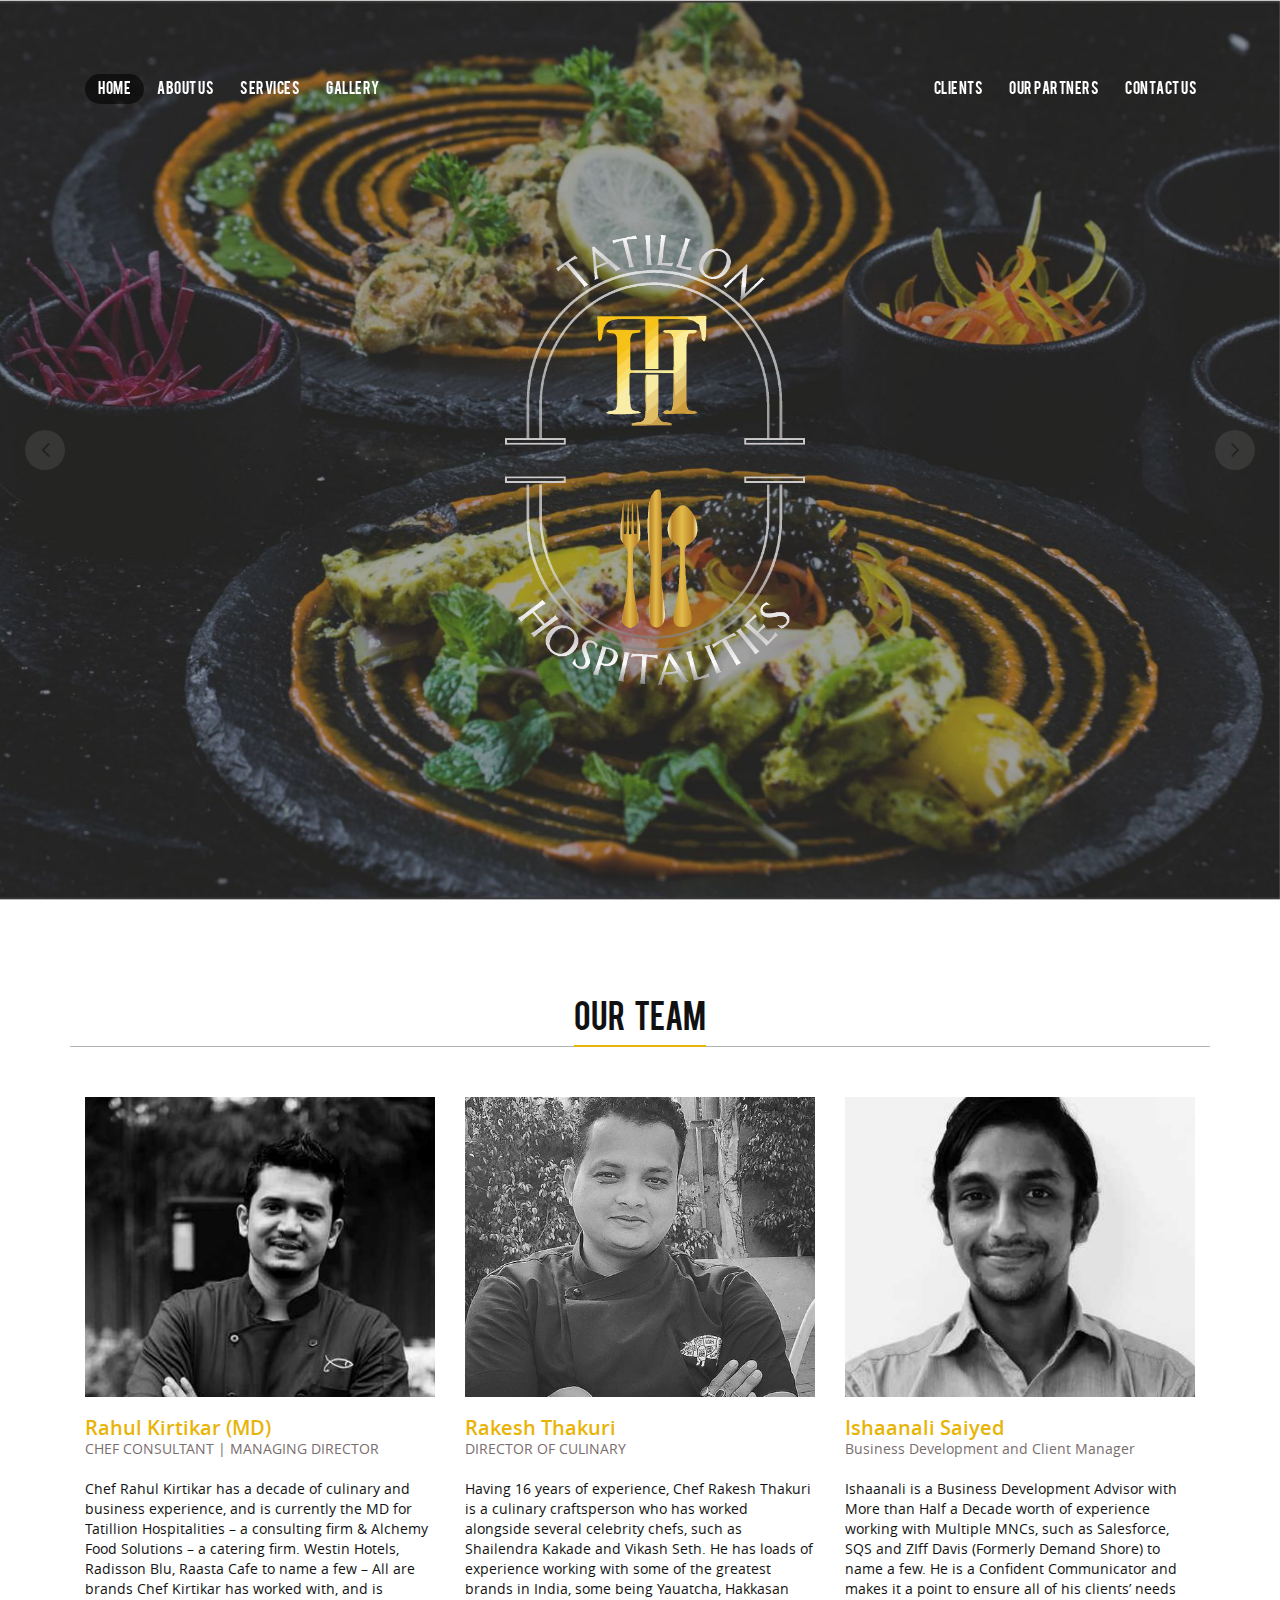
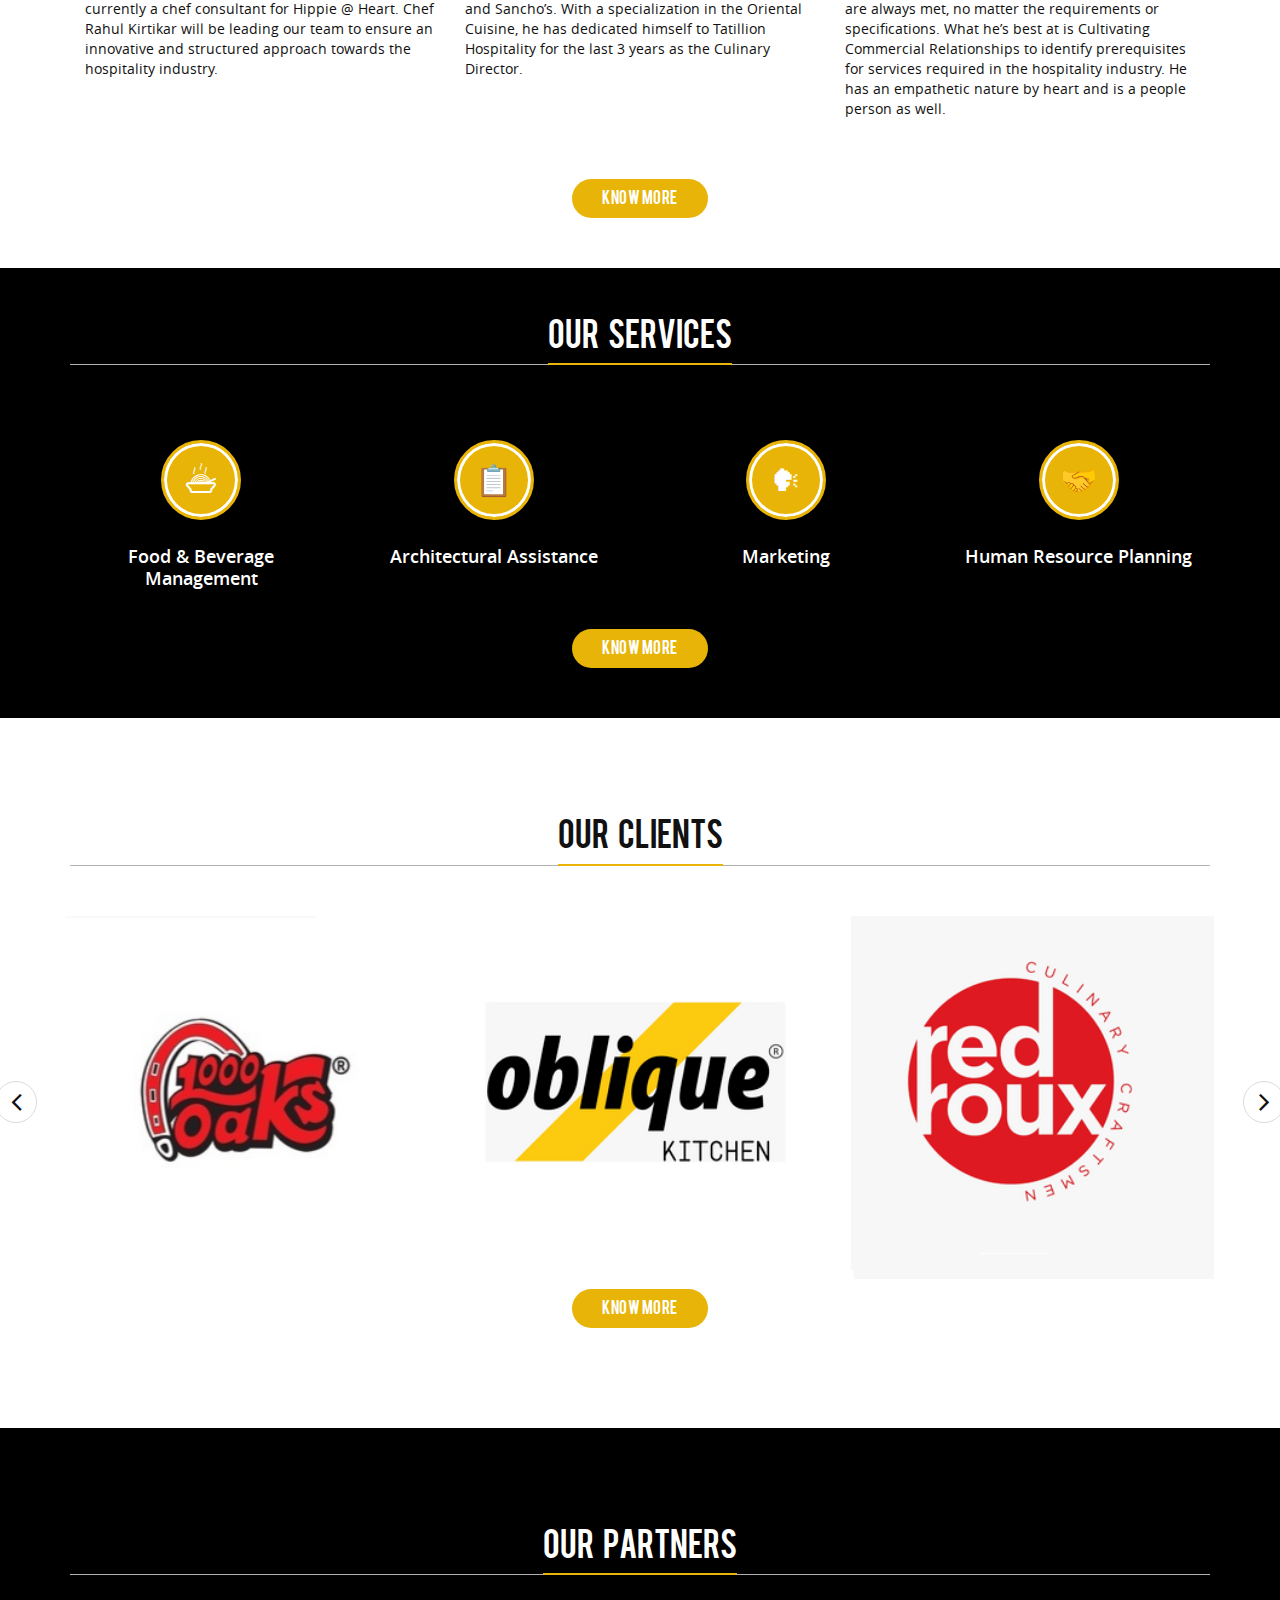
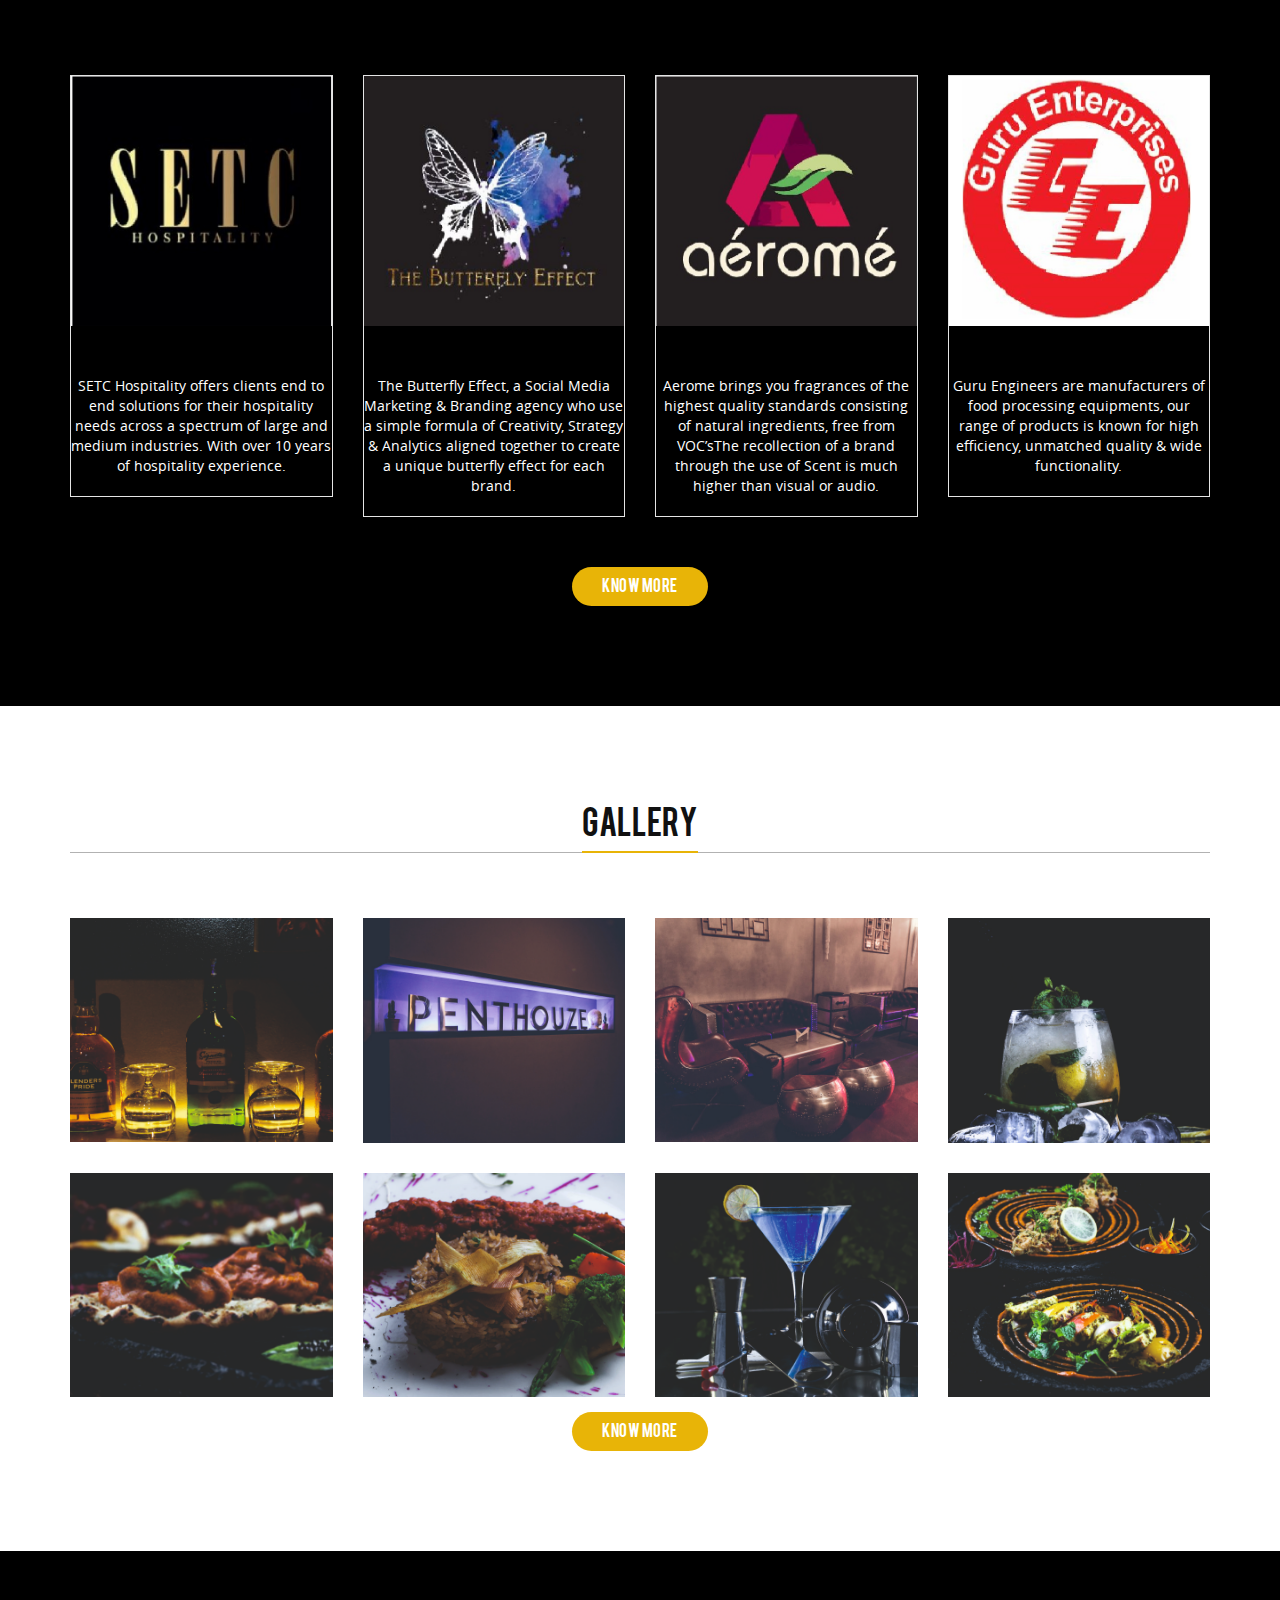
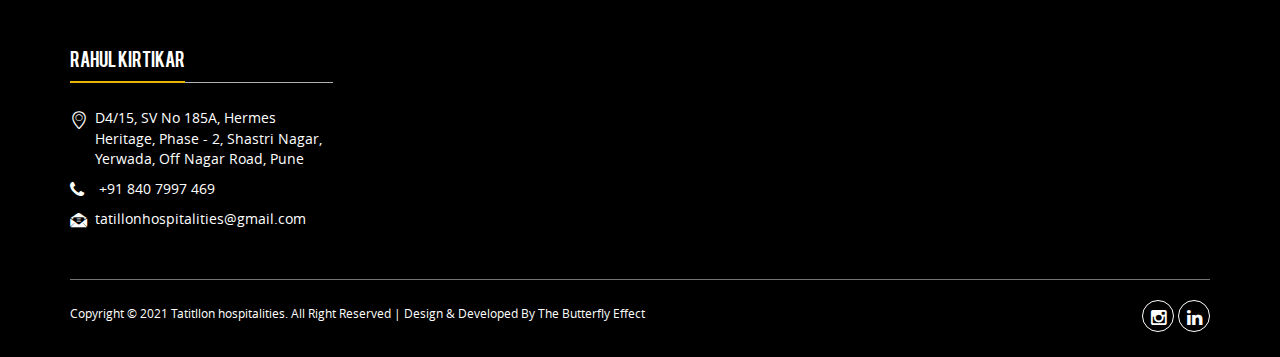
<file: index.html>
<!doctype html>
<html lang="en">
<head>
<meta charset="utf-8">
<meta http-equiv="X-UA-Compatible" content="IE=edge">
<meta name="viewport" content="width=device-width, initial-scale=1">
<title>Tatallion Hospitality</title>
<link rel="stylesheet" type="text/css" href="css/bootstrap.min.css">
<link rel="stylesheet" type="text/css" href="css/font-awesome.min.css">
<link rel="stylesheet" type="text/css" href="css/bistro-icons.css">
<link rel="stylesheet" type="text/css" href="css/animate.min.css">
<link rel="stylesheet" type="text/css" href="css/settings.css">
<link rel="stylesheet" type="text/css" href="css/navigation.css">
<link rel="stylesheet" type="text/css" href="css/owl.carousel.css">
<link rel="stylesheet" type="text/css" href="css/owl.transitions.css">
<link rel="stylesheet" type="text/css" href="css/jquery.fancybox.css">
<link rel="stylesheet" type="text/css" href="css/zerogrid.css">
<link rel="stylesheet" type="text/css" href="css/style.css">
<link rel="stylesheet" type="text/css" href="css/loader.css">
<link rel="stylesheet" type="text/css" href="css/media.css">
<link rel="shortcut icon" href="images/favicon1.png">
<style>
    .logo{
        /* border: 1px solid red; */
        width:300px;
        height:450px;
        z-index: 12;
}
.height1{
    height: 300px;
    }

.height2{
height: 300px;
}
.height2 img{
    height: 250px;
}
</style>
</head>
<body>
<!--Loader-->
<div class="loader">
 <div class="spinner">
  <div class="double-bounce1"></div>
  <div class="double-bounce2"></div>
 </div>
</div>

<!--Header-->
<header id="main-navigation">
    <div id="navigation" data-spy="affix" data-offset-top="20">
        <div class="container">
            <div class="row">
                <div class="col-md-12">
                    <nav class="navbar navbar-default">
                        <div class="navbar-header">
                            <button type="button" class="navbar-toggle collapsed" data-toggle="collapse" data-target="#fixed-collapse-navbar" aria-expanded="false"> 
                                <span class="icon-bar top-bar"></span>
                                <span class="icon-bar middle-bar"></span>
                                <span class="icon-bar bottom-bar"></span> 
                            </button>
                            <!-- <a class="navbar-brand logo-center" href="index.html">
                                <img src="images/logo.png" alt="logo" class="img-responsive">
                            </a> -->
                        </div>
                        <div id="fixed-collapse-navbar" class="navbar-collapse collapse">
                            <div class="navbar-left-1">
                                <ul class="nav navbar-nav  navbar-left">
                                    <li class="dropdown active">
                                        <a href="index.html">Home</a>
                                    </li>
                                    <li>
                                        <a href="about_us.html">About Us</a>
                                    </li>
                                    <li>
                                        <a href="services.html">Services</a>
                                    </li>
                                    <li>
                                        <a href="gallery.html">Gallery</a>
                                    </li>
                                </ul>
                            </div>
                            <div class="navbar-right-1">
                                <ul class="nav navbar-nav  navbar-right">
                                    <li><a href="clients.html">Clients</a></li>
                                    <li><a href="partners.html">Our Partners</a></li>
                                    <li><a href="about_us.html#contact">Contact Us</a></li>
                                </ul> 
                            </div>
                        </div>
                    </nav>
                </div>
            </div>
        </div>
    </div>
</header>

<section class="rev_slider_wrapper">	
    <div id="rev_slider" class="rev_slider"  data-version="5.0">
        <ul>
            <li data-transition="fade">
                <img src="images/banner/1.jpg" alt="" data-bgposition="center center" data-bgfit="cover">
                <a class="navbar-brand logo-center" href="index.html">
                    <img src="images/logo.png" alt="logo" class="img-responsive logo">
                </a>
            </li>
            <li data-transition="fade text-center">
                <img src="images/banner/2.jpg"  alt="" data-bgposition="center center" data-bgfit="cover">
                <a class="navbar-brand logo-center" href="index.html">
                    <img src="images/logo.png" alt="logo" class="img-responsive logo">
                </a>
            </li>
        </ul>
    </div>	
</section>

<section id="gallery" class="padding-top">
  <div class="container">
    <div class="row">
      <div class="col-md-12 text-center">
      <h2 class="heading">Our &nbsp; Team</h2>
      <hr class="heading_space">
      </div>
    </div>
    <div class="col-md-12">
      <div class="row">
                  <div class="zerogrid">
                      <div class="wrap-container">
                          <div class="wrap-content clearfix">

                              <div class="col-1-3 mix work-item food heading_space">
                                  <div class="wrap-col">
                                      <div class="item-container">
                                      <div class="image height1">
                                          <img src="images/team/Rahul_Kirtikar.jpeg" alt="cook"/>
                                          <div class="overlay">
                                          <div class="overlay-inner">
                                              <ul class="social_icon">
                                              <li><a href="https://instagram.com/chefrahulkirtikar?utm_medium=copy_link" target="_blank" class="facebook"><i class="fa fa-instagram"></i></a></li>
                                              <li><a href="https://www.linkedin.com/in/rahul-kirtikar-b8832728" target="_blank" class="twitter"><i class="fa fa-linkedin"></i></a></li>
                                              </ul>
                                          </div>
                                          </div>
                                      </div>
                                      <div class="gallery_content text-left">
                                          <h3>Rahul Kirtikar (MD)</h3>
                                          <small>CHEF CONSULTANT | MANAGING DIRECTOR</small>
                                          <p>Chef Rahul Kirtikar has a decade of culinary and business experience, 
                                              and is currently the MD for Tatillion Hospitalities  – a consulting firm &
                                              Alchemy Food Solutions – a catering firm. Westin Hotels, 
                                              Radisson Blu, Raasta Cafe to name a few – All are brands 
                                              Chef Kirtikar has worked with, and is currently a chef consultant 
                                              for Hippie @ Heart. Chef Rahul Kirtikar will be leading our 
                                              team to ensure an innovative and structured approach towards 
                                              the hospitality industry.</p>
                                      </div> 
                                      </div>
                                  </div>
                              </div>

                              <div class="col-1-3 mix work-item kitchen heading_space">
                                  <div class="wrap-col">
                                      <div class="item-container">
                                      <div class="image height1">
                                          <img src="images/team/Rakesh_Thakuri.jpeg" alt="cook"/>
                                          <div class="overlay">
                                          <div class="overlay-inner">
                                              <!-- <ul class="social_icon">
                                              <li><a href="#" class="facebook"><i class="fa fa-instagram"></i></a></li>
                                              <li><a href="#" class="twitter"><i class="fa fa-linkedin"></i></a></li>
                                              </ul> -->
                                          </div>
                                          </div>
                                      </div>
                                      <div class="gallery_content text-left">
                                          <h3>Rakesh Thakuri</h3>
                                          <small>DIRECTOR OF CULINARY</small>
                                          <p>Having 16 years of experience, Chef Rakesh Thakuri is a culinary craftsperson who has 
                                              worked alongside several celebrity chefs, such as Shailendra Kakade and Vikash Seth. 
                                              He has loads of experience working with some of the greatest brands in India, 
                                              some being Yauatcha, Hakkasan and Sancho’s. With a specialization in the Oriental 
                                              Cuisine, he has dedicated himself to Tatillion Hospitality for the last 3 years as 
                                              the Culinary Director.</p>
                                      </div> 
                                      </div>
                                  </div>
                              </div>         
                              
                              <div class="col-1-3 mix work-item kitchen heading_space">
                                <div class="wrap-col">
                                    <div class="item-container">
                                    <div class="image height1">
                                        <img src="images/team/IshaanAli_Saiyed.jpeg" alt="cook"/>
                                        <div class="overlay">
                                        <div class="overlay-inner">
                                            <!-- <ul class="social_icon">
                                              <li><a href="#" class="facebook"><i class="fa fa-instagram"></i></a></li>
                                              <li><a href="#" class="twitter"><i class="fa fa-linkedin"></i></a></li>
                                            </ul> -->
                                        </div>
                                        </div> 
                                    </div>
                                    <div class="gallery_content text-left">
                                        <h3>Ishaanali Saiyed</h3>
                                        <small>Business Development and Client Manager</small>
                                        <p>Ishaanali is a Business Development Advisor with More than 
                                            Half a Decade worth of experience working with Multiple MNCs, 
                                            such as Salesforce, SQS and ZIff Davis (Formerly Demand Shore) 
                                            to name a few. He is a Confident Communicator and makes it a 
                                            point to ensure all of his clients’ needs are always met, 
                                            no matter the requirements or specifications. What he’s best 
                                            at is Cultivating Commercial Relationships to identify prerequisites 
                                            for services required in the hospitality industry. 
                                            He has an empathetic nature by heart and is a people person as well.</p>
                                    </div>
                                    </div>
                                </div>
                            </div>   

                          </div>
                      </div>
                  </div>
      </div>
    </div>

  <div class="row" style="padding-bottom:50px">
        <div class="text-center">
          <a href="about_us.html#about_id" class="btn-common-white page-scroll">Know More</a>
        </div>   
  </div>
</div>
</section>

<section class="feature_wrap padding-half" id="specialities" style="background-color:black">
    <div class="container">
        <div class="row">
            <div class="col-md-12 text-center">
                <h2 class="heading" style="color:white">Our &nbsp; Services</h2>
                <hr class="heading_space">
            </div>
        </div>
        <div class="row">
            <div class="col-md-3 col-sm-6 feature text-center">
              <a href="services.html#Food"><i class="icon-food"></i></a>
                <h3 style="color:white"><a href="services.html#Food">Food &amp; Beverage Management</a></h3>
            </div>
            <div class="col-md-3 col-sm-6 feature text-center">
              <a href="services.html#Architectural"><i class="icon-architecture"></i></a>
                <h3 style="color:white"><a href="services.html#Architectural">Architectural Assistance</a></h3>
            </div>
            <div class="col-md-3 col-sm-6 feature text-center">
              <a href="services.html#Marketing"><i class="icon-marketing"></i></a>
                <h3 style="color:white"><a href="services.html#Marketing">Marketing</a></h3>
            </div>
            <div class="col-md-3 col-sm-6 feature text-center">
              <a href="services.html#Human"><i class="icon-handshake"></i></a>
                <h3 style="color:white"><a href="services.html#Human">Human Resource Planning</a></h3>
            </div>
        </div>
        <div class="row">
            <div class="text-center">
                <a href="services.html" class="btn-common-white page-scroll">Know More</a>
            </div>   
        </div>
    </div>
</section>

<section id="cheffs" class="padding">
  <div class="container">
    <div class="row">
      <div class="col-md-12 text-center">
      <h2 class="heading">Our &nbsp; Clients</h2>
      <hr class="heading_space">
      </div>
    </div>
    <div class="row">
      <div class="col-md-12">
        <div class="cheffs_wrap_slider">
          <div id="our-cheffs" class="owl-carousel">

            <div class="item">
              <div class="cheffs_wrap">
               <img src="images/clients/1.jpg" alt="Kitchen Staff">
              </div>
            </div>
            <div class="item">
              <div class="cheffs_wrap">
               <img src="images/clients/2.png" alt="Kitchen Staff">
              </div>
            </div>
            <div class="item">
              <div class="cheffs_wrap">
               <img src="images/clients/3.png" alt="Kitchen Staff">
             </div>
            </div>

            <div class="item">
              <div class="cheffs_wrap">
               <img src="images/clients/4.png" alt="Kitchen Staff">
               </div>
            </div>
            <div class="item">
              <div class="cheffs_wrap">
               <img src="images/clients/5.jpeg" alt="Kitchen Staff">
               </div>
            </div>
            <div class="item">
              <div class="cheffs_wrap">
               <img src="images/clients/6.jpeg" alt="Kitchen Staff">
               </div>
            </div>

            <div class="item">
              <div class="cheffs_wrap">
               <img src="images/clients/7.jpeg" alt="Kitchen Staff">
               </div>
            </div>
            <div class="item">
              <div class="cheffs_wrap">
               <img src="images/clients/8.jpeg" alt="Kitchen Staff">
               </div>
            </div>
            <div class="item">
              <div class="cheffs_wrap">
               <img src="images/clients/9.jpeg" alt="Kitchen Staff">
               </div>
            </div>
            <div class="item">
              <div class="cheffs_wrap">
               <img src="images/clients/10.jpeg" alt="Kitchen Staff">
               </div>
            </div>
            <div class="item">
              <div class="cheffs_wrap">
               <img src="images/clients/11.jpeg" alt="Kitchen Staff">
               </div>
            </div>
            <div class="item">
              <div class="cheffs_wrap">
               <img src="images/clients/12.jpeg" alt="Kitchen Staff">
               </div>
            </div>
            <div class="item">
              <div class="cheffs_wrap">
               <img src="images/clients/13.jpeg" alt="Kitchen Staff">
               </div>
            </div>
            <div class="item">
              <div class="cheffs_wrap">
               <img src="images/clients/14.png" alt="Kitchen Staff">
               </div>
            </div>            

          </div>
        </div>
      </div>
    </div>
    <div class="row">
      <div class="text-center">
          <a href="clients.html" class="btn-common-white page-scroll">Know More</a>
      </div>   
    </div>
  </div>
</section>

<section class="padding" id="popular" style="background-color:black">
  <div class="container">
  <div class="row">
      <div class="col-md-12 text-center">
        <h2 class="heading" style="color:white">Our &nbsp; Partners</h2>
        <hr class="heading_space">
      </div>
  </div>
    <div class="row">
      <div class="col-sm-3">
        <div class="popular top40 text-center">
          <div class="image height2">
             <img src="images/partners/part1.JPG" alt="popular1">
             <div class="overlay">
               <a class="fancybox overlay-inner" href="images/partners/part1.JPG" data-fancybox-group="gallery">
                 <i class="icon-eye6"></i>
               </a>
             </div>
          </div>
          <p style="color:white">SETC Hospitality offers clients end to end solutions for their 
                   hospitality needs across a spectrum of large and medium industries. 
                   With over 10 years of hospitality experience.</p>
        </div>
      </div>

      <div class="col-sm-3">
        <div class="popular top40 text-center">
          <div class="image height2">
             <img src="images/partners/part2.JPG" alt="popular1">
             <div class="overlay">
               <a class="fancybox overlay-inner" href="images/partners/part2.JPG" data-fancybox-group="gallery">
                 <i class="icon-eye6"></i>
               </a>
             </div>
          </div>
          <p style="color:white">The Butterfly Effect, a Social Media Marketing & Branding agency who 
                   use a simple formula of Creativity, Strategy & Analytics aligned 
                   together to create a unique butterfly effect for each brand.</p>
        </div>
      </div>

      <div class="col-sm-3">
        <div class="popular top40 text-center">
          <div class="image height2">
             <img src="images/partners/part3.JPG" alt="popular1">
             <div class="overlay">
               <a class="fancybox overlay-inner" href="images/partners/part3.JPG" data-fancybox-group="gallery">
                 <i class="icon-eye6"></i>
               </a>
             </div>
          </div>
          <p style="color:white">Aerome brings you fragrances of the highest quality standards consisting 
            of natural ingredients, free from VOC’sThe recollection of a brand through 
            the use of Scent is much higher than visual or audio.</p>
        </div>
      </div>

      <div class="col-sm-3">
        <div class="popular top40 text-center">
          <div class="image height2">
             <img src="images/partners/part4.jpeg" alt="popular1">
             <div class="overlay">
               <a class="fancybox overlay-inner" href="images/partners/part4.jpeg" data-fancybox-group="gallery">
                 <i class="icon-eye6"></i>
               </a>
             </div>
          </div>
          <p style="color:white">Guru Engineers are manufacturers of food processing equipments, 
                   our range of products is known for high efficiency, 
                   unmatched quality & wide functionality.</p>
        </div>
      </div>

       
    </div>
    <div class="row">
      <div class="text-center" style="padding-top:50px">
          <a href="partners.html" class="btn-common-white page-scroll">Know More</a>
      </div> 
    </div>
  </div>
</section>

<!-- Food Gallery -->
<section id="gallery" class="padding">
  <div class="container">
    <div class="row">
      <div class="col-md-12 text-center">
        <h2 class="heading ">Gallery</h2>
        <hr class="heading_space">
      </div>
    </div>
    <div class="row">
      <div class="zerogrid">
        <div class="wrap-container">
          <div class="wrap-content clearfix home-gallery">

            <div class="col-1-4 mix work-item">
              <div class="wrap-col">
                <div class="item-container">
                  <div class="image">
                    <img src="images/gallery/1.jpg" alt="cook"/>
                    <div class="overlay">
                        <a class="fancybox overlay-inner" href="images/gallery/1.jpg" data-fancybox-group="gallery"><i class=" icon-eye6"></i></a>
                    </div>
                  </div>
                </div>
              </div>
            </div>

            <div class="col-1-4 mix work-item">
              <div class="wrap-col">
                <div class="item-container">
                  <div class="image">
                    <img src="images/gallery/2.jpg" alt="cook"/>
                    <div class="overlay">
                        <a class="fancybox overlay-inner" href="images/gallery/2.jpg" data-fancybox-group="gallery"><i class=" icon-eye6"></i></a>
                    </div>
                  </div>
                </div>
              </div>
            </div>

            <div class="col-1-4 mix work-item">
              <div class="wrap-col">
                <div class="item-container">
                  <div class="image">
                    <img src="images/gallery/3.jpg" alt="cook"/>
                    <div class="overlay">
                        <a class="fancybox overlay-inner" href="images/gallery/3.jpg" data-fancybox-group="gallery"><i class=" icon-eye6"></i></a>
                    </div>
                  </div>
                </div>
              </div>
            </div>

            <div class="col-1-4 mix work-item">
              <div class="wrap-col">
                <div class="item-container">
                  <div class="image">
                    <img src="images/gallery/4.jpg" alt="cook"/>
                    <div class="overlay">
                        <a class="fancybox overlay-inner" href="images/gallery/4.jpg" data-fancybox-group="gallery"><i class=" icon-eye6"></i></a>
                    </div>
                  </div>
                </div>
              </div>
            </div>

            <div class="col-1-4 mix work-item">
              <div class="wrap-col">
                <div class="item-container">
                  <div class="image">
                    <img src="images/gallery/5.jpg" alt="cook"/>
                    <div class="overlay">
                        <a class="fancybox overlay-inner" href="images/gallery/5.jpg" data-fancybox-group="gallery"><i class=" icon-eye6"></i></a>
                    </div>
                  </div>
                </div>
              </div>
            </div>

            <div class="col-1-4 mix work-item">
              <div class="wrap-col">
                <div class="item-container">
                  <div class="image">
                    <img src="images/gallery/6.jpg" alt="cook"/>
                    <div class="overlay">
                        <a class="fancybox overlay-inner" href="images/gallery/6.jpg" data-fancybox-group="gallery"><i class=" icon-eye6"></i></a>
                    </div>
                  </div>
                </div>
              </div>
            </div>

            <div class="col-1-4 mix work-item">
              <div class="wrap-col">
                <div class="item-container">
                  <div class="image">
                    <img src="images/gallery/7.jpg" alt="cook"/>
                    <div class="overlay">
                        <a class="fancybox overlay-inner" href="images/gallery/7.jpg" data-fancybox-group="gallery"><i class=" icon-eye6"></i></a>
                    </div>
                  </div>
                </div>
              </div>
            </div>

            <div class="col-1-4 mix work-item">
              <div class="wrap-col">
                <div class="item-container">
                  <div class="image">
                    <img src="images/gallery/8.jpg" alt="cook"/>
                    <div class="overlay">
                        <a class="fancybox overlay-inner" href="images/gallery/8.jpg" data-fancybox-group="gallery"><i class=" icon-eye6"></i></a>
                    </div>
                  </div>
                </div>
              </div>
            </div>

          </div>
        </div>
      </div>
    </div>
    <div class="row">
      <div class="text-center">
          <a href="gallery.html" class="btn-common-white page-scroll">Know More</a>
      </div> 
    </div>
  </div>
</section>

<footer class="padding-top bg_black">
  <div class="container">
    <div class="row">
      <div class="col-md-3 col-sm-6 footer_column">
        <h4 class="heading">Rahul Kirtikar</h4>
        <hr class="half_space">
        <!-- <p>Restaurant, to consequat ipsum nec sagittis sem.</p> -->
        <p class="address"><i class="icon-location"></i>D4/15, SV No 185A, Hermes Heritage, Phase - 2, Shastri Nagar, Yerwada, Off Nagar Road, Pune</p>
        <p class="address"><i class="fa fa-phone"></i> +91 840 7997 469</p>
        <p class="address"><i class="icon-dollar"></i><a href="mailto:tatillonhospitalities@gmail.com">tatillonhospitalities@gmail.com</a></p>
      </div> 
    </div>
    <div class="row">
     <div class="col-md-12">
        <div class="copyright clearfix">
          <p>Copyright &copy; 2021 Tatitllon hospitalities. All Right Reserved | Design & Developed By The Butterfly Effect</p>
            <ul class="social_icon">
               <li><a href="https://instagram.com/chefrahulkirtikar?utm_medium=copy_link" target="_blank" class="facebook"><i class="fa fa-instagram"></i></a></li>
               <li><a href="https://www.linkedin.com/in/rahul-kirtikar-b8832728" target="_blank" class="twitter"><i class="fa fa-linkedin"></i></a></li>
            </ul>
        </div>
      </div>
    </div>
  </div>
</footer>

<a href="#" id="back-top"><i class="fa fa-angle-up fa-2x"></i></a>

<script src="js/jquery-2.2.3.js" type="text/javascript"></script>
<script src="js/bootstrap.min.js" type="text/javascript"></script>
<script src="js/jquery.themepunch.tools.min.js"></script>
<script src="js/jquery.themepunch.revolution.min.js"></script>
<script src="js/revolution.extension.layeranimation.min.js"></script>
<script src="js/revolution.extension.navigation.min.js"></script>
<script src="js/revolution.extension.parallax.min.js"></script>
<script src="js/revolution.extension.slideanims.min.js"></script>
<script src="js/revolution.extension.video.min.js"></script>
<script src="js/slider.js" type="text/javascript"></script>
<script src="js/owl.carousel.min.js" type="text/javascript"></script>
<script src="js/jquery.parallax-1.1.3.js"></script>
<script src="js/jquery.mixitup.min.js"></script>
<script src="js/jquery-countTo.js"></script>
<script src="js/jquery.appear.js"></script>  
<script src="js/jquery.fancybox.js"></script>
<script src="js/functions.js" type="text/javascript"></script>
 
</body>
</html>
</file>
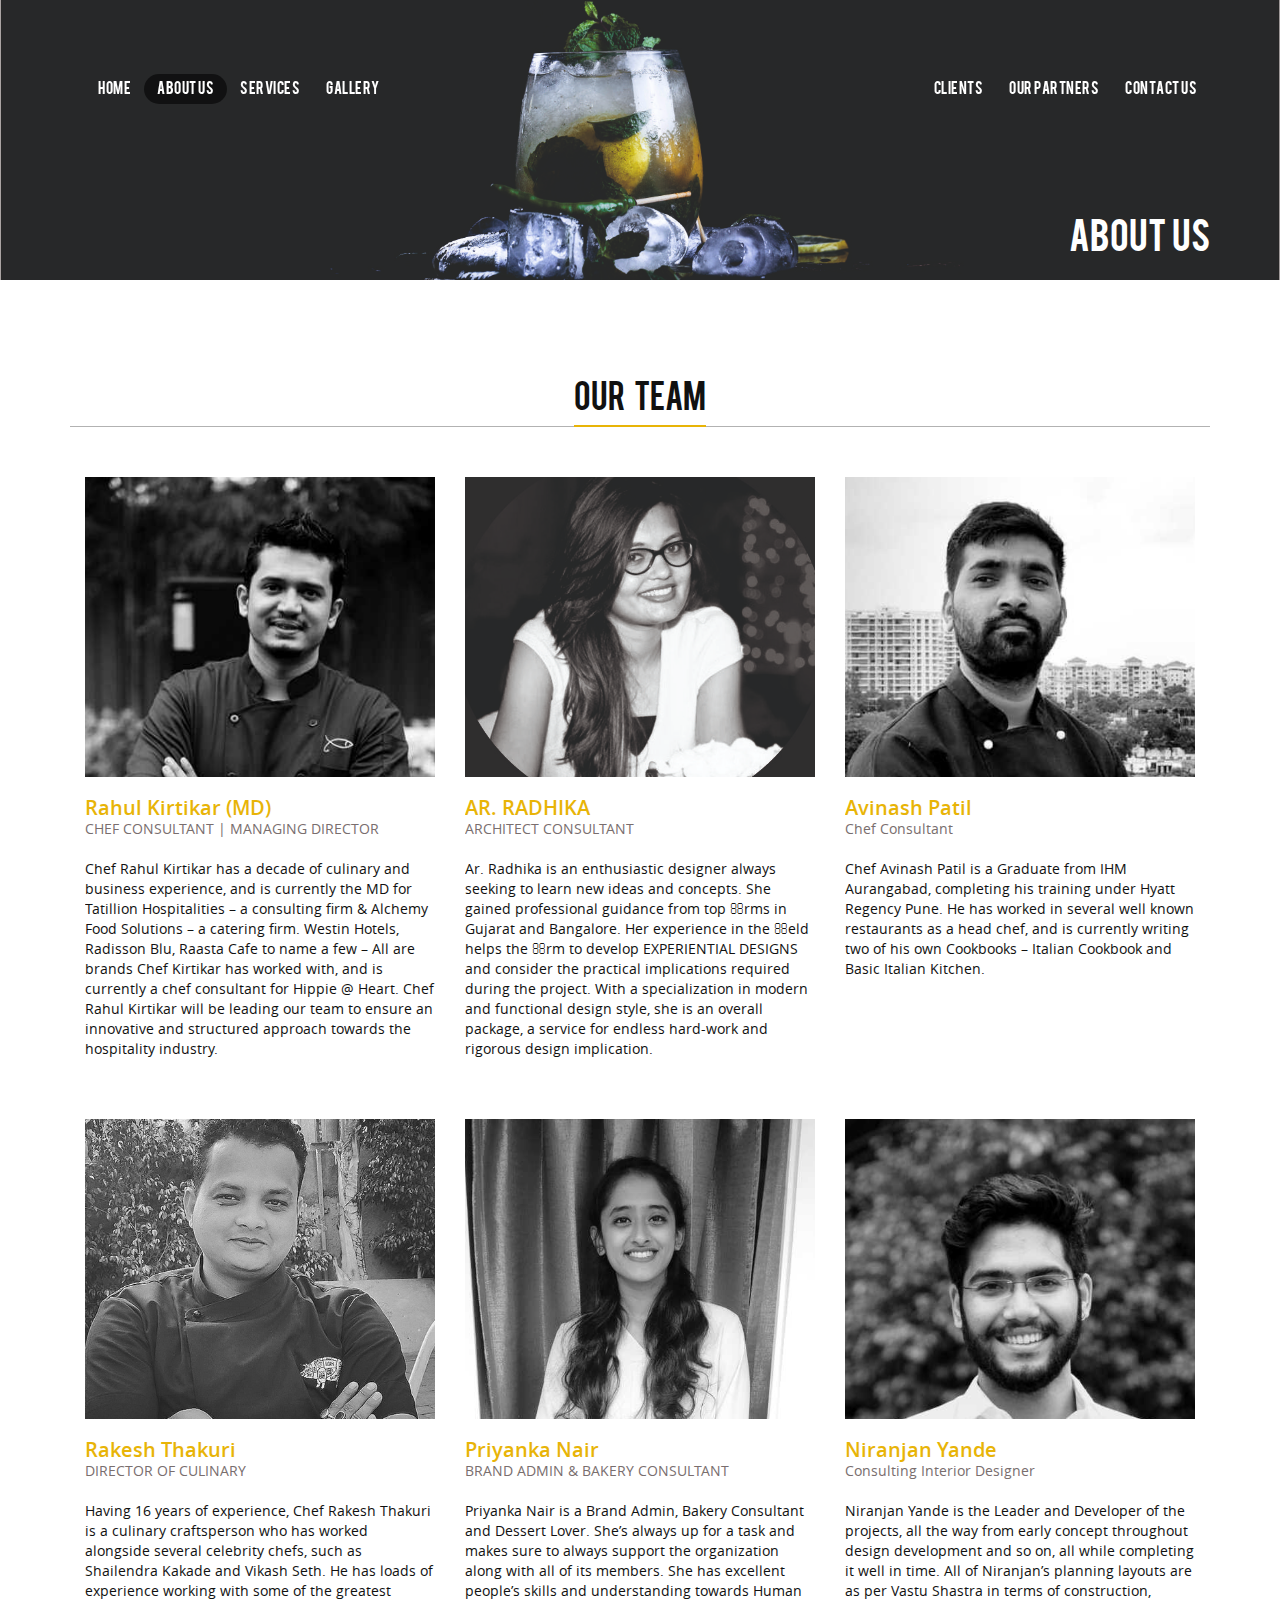
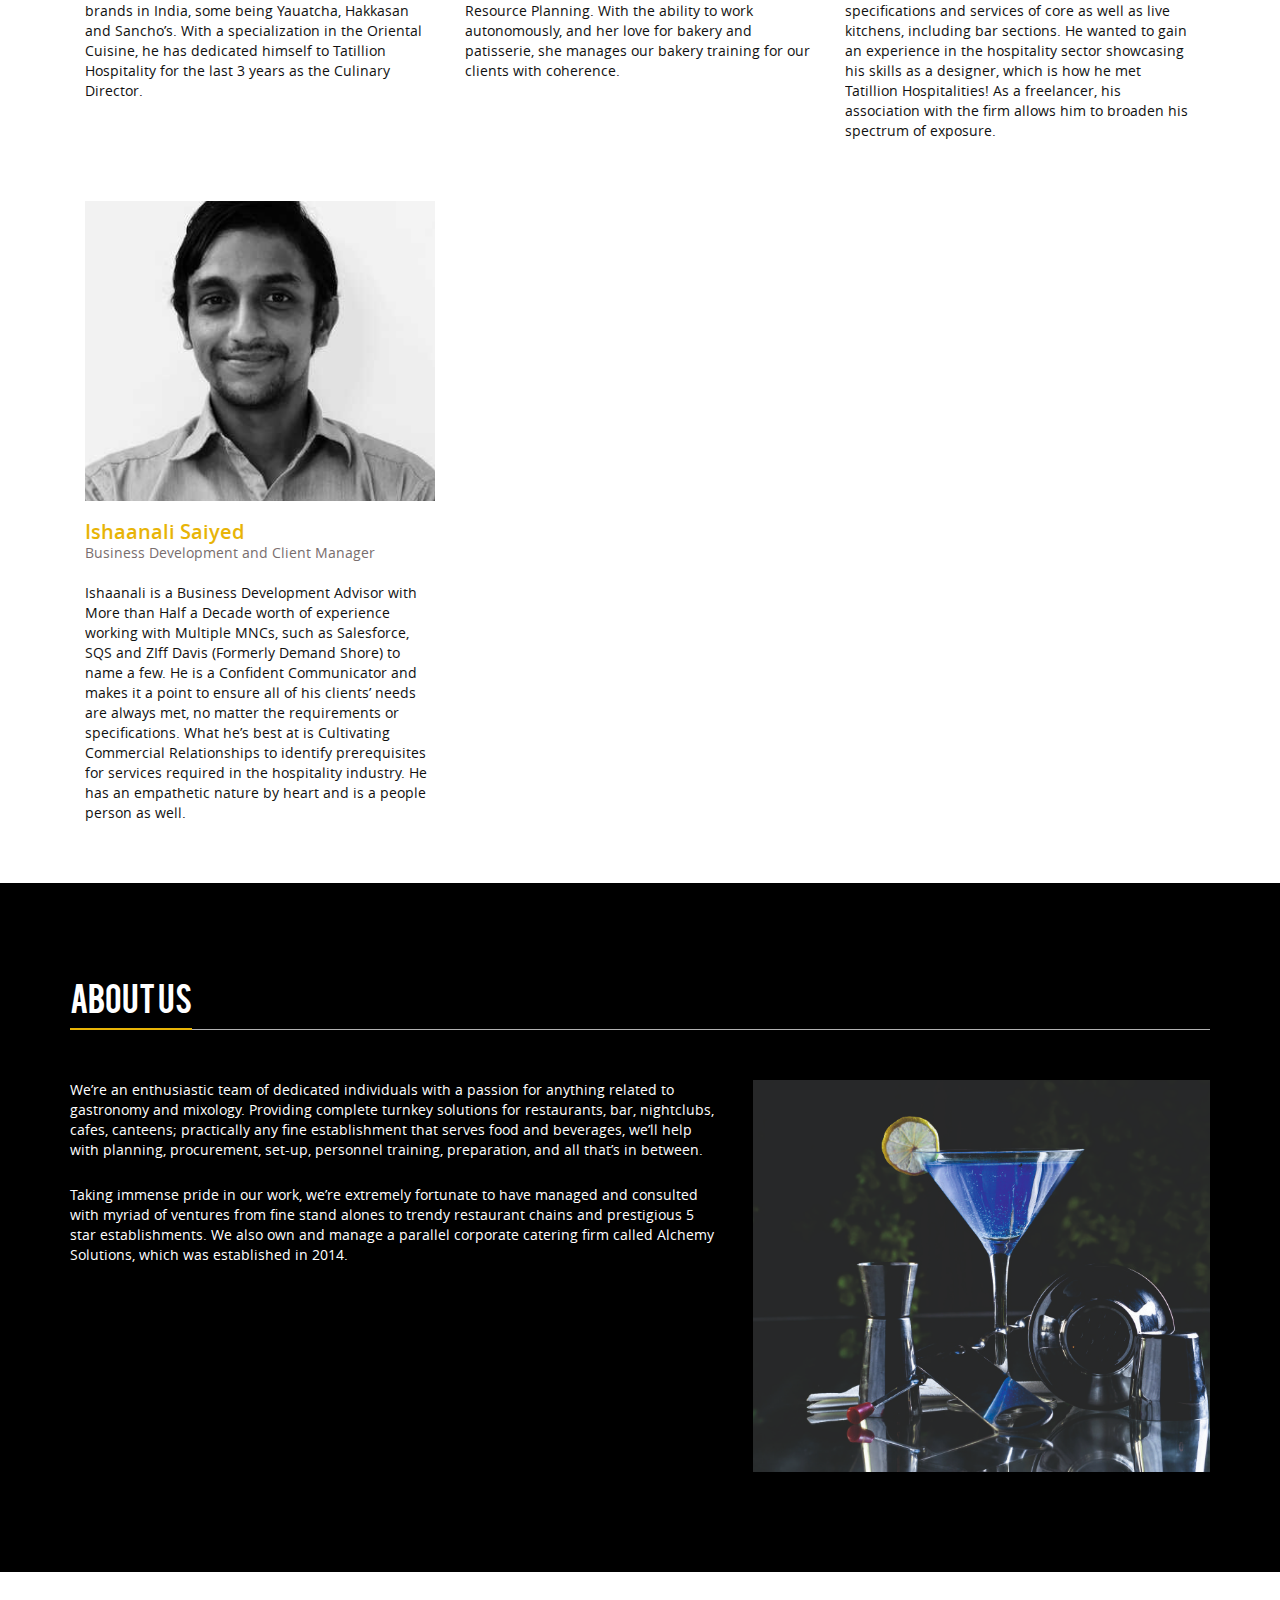
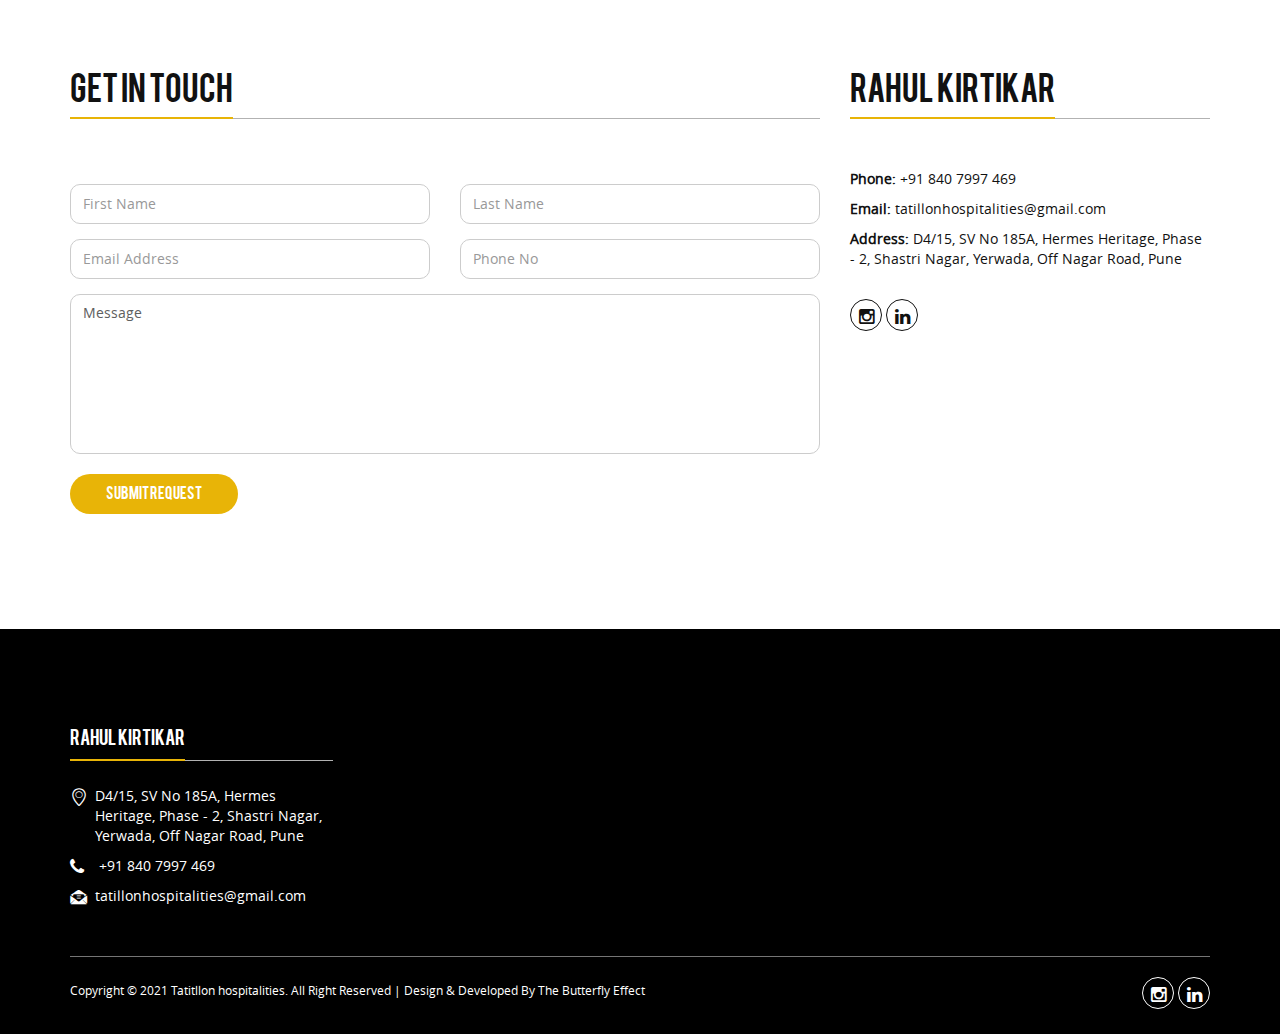
<file: about_us.html>
<!doctype html>
<html lang="en">
<head>
<meta charset="utf-8">
<meta http-equiv="X-UA-Compatible" content="IE=edge">
<meta name="viewport" content="width=device-width, initial-scale=1">
<title>Tatallion Hospitality</title>
<link rel="stylesheet" type="text/css" href="css/bootstrap.min.css">
<link rel="stylesheet" type="text/css" href="css/font-awesome.min.css">
<link rel="stylesheet" type="text/css" href="css/bistro-icons.css">
<link rel="stylesheet" type="text/css" href="css/animate.min.css">
<link rel="stylesheet" type="text/css" href="css/settings.css">
<link rel="stylesheet" type="text/css" href="css/navigation.css">
<link rel="stylesheet" type="text/css" href="css/owl.carousel.css">
<link rel="stylesheet" type="text/css" href="css/owl.transitions.css">
<link rel="stylesheet" type="text/css" href="css/jquery.fancybox.css">
<link rel="stylesheet" type="text/css" href="css/zerogrid.css">
<link rel="stylesheet" type="text/css" href="css/style.css">
<link rel="stylesheet" type="text/css" href="css/loader.css">
<link rel="stylesheet" type="text/css" href="css/media.css">
<link rel="shortcut icon" href="images/favicon1.png">
<style>
    .logo{
        /* border: 1px solid red; */
        width:300px;
        height:450px;
        z-index: 12;
}
.height1{
    height: 300px;
    }

.height2{
height: 300px;
}
.height2 img{
    height: 250px;
}
</style>
</head>
<body>
<!--Loader-->
<div class="loader">
 <div class="spinner">
  <div class="double-bounce1"></div>
  <div class="double-bounce2"></div>
 </div>
</div>

<!--Header-->
<header id="main-navigation">
  <div id="navigation" data-spy="affix" data-offset-top="20">
      <div class="container">
          <div class="row">
              <div class="col-md-12">
                  <nav class="navbar navbar-default">
                      <div class="navbar-header">
                          <button type="button" class="navbar-toggle collapsed" data-toggle="collapse" data-target="#fixed-collapse-navbar" aria-expanded="false"> 
                              <span class="icon-bar top-bar"></span>
                              <span class="icon-bar middle-bar"></span>
                              <span class="icon-bar bottom-bar"></span> 
                          </button>
                          <!-- <a class="navbar-brand logo-center" href="index.html">
                              <img src="images/logo.png" alt="logo" class="img-responsive">
                          </a> -->
                      </div>
                      <div id="fixed-collapse-navbar" class="navbar-collapse collapse">
                          <div class="navbar-left-1">
                              <ul class="nav navbar-nav  navbar-left">
                                  <li class="dropdown">
                                      <a href="index.html">Home</a>
                                  </li>
                                  <li class="active">
                                      <a href="about_us.html">About Us</a>
                                  </li>
                                  <li>
                                      <a href="services.html">Services</a>
                                  </li>
                                  <li>
                                      <a href="gallery.html">Gallery</a>
                                  </li>
                              </ul>
                          </div>
                          <div class="navbar-right-1">
                              <ul class="nav navbar-nav  navbar-right">
                                  <li><a href="clients.html">Clients</a></li>
                                  <li><a href="partners.html">Our Partners</a></li>
                                  <li><a href="about_us.html#contact">Contact Us</a></li>
                              </ul> 
                          </div>
                      </div>
                  </nav>
              </div>
          </div>
      </div>
  </div>
</header>
<!--Page header & Title-->
<section id="page_header">
  <div class="page_title">
    <div class="container">
      <div class="row">
        <div class="col-md-12">
           <h2 class="title">About&nbsp; Us</h2>
        </div>
      </div>
    </div>
  </div>  
</section>

<section id="gallery" class="padding-top">
    <div class="container" id="about_id">
        <div class="row">
            <div class="col-md-12 text-center">
                <h2 class="heading">Our &nbsp; Team</h2>
                <hr class="heading_space">
            </div>
        </div>
        <div class="col-md-12">
            <div class="row">
                <div class="zerogrid">
                    <div class="wrap-container">
                        <div class="wrap-content clearfix">


                          <div class="col-1-3 mix work-item food heading_space">
                            <div class="wrap-col">
                                <div class="item-container">
                                <div class="image height1">
                                    <!-- <img src="images/team/doctor1.jpg" alt="cook"/> -->
                                    <img src="images/team/Rahul_Kirtikar.jpeg" alt="cook"/>
                                    <div class="overlay">
                                    <div class="overlay-inner">
                                        <ul class="social_icon">
                                            <li><a href="https://instagram.com/chefrahulkirtikar?utm_medium=copy_link" target="_blank" class="facebook"><i class="fa fa-instagram"></i></a></li>
                                            <li><a href="https://www.linkedin.com/in/rahul-kirtikar-b8832728" target="_blank" class="twitter"><i class="fa fa-linkedin"></i></a></li>
                                        </ul>
                                    </div>
                                    </div>
                                </div>
                                <div class="gallery_content text-left">
                                    <h3>Rahul Kirtikar (MD)</h3>
                                    <small>CHEF CONSULTANT | MANAGING DIRECTOR</small>
                                    <p>Chef Rahul Kirtikar has a decade of culinary and business experience, 
                                        and is currently the MD for Tatillion Hospitalities  – a consulting firm &
                                        Alchemy Food Solutions – a catering firm. Westin Hotels, 
                                        Radisson Blu, Raasta Cafe to name a few – All are brands 
                                        Chef Kirtikar has worked with, and is currently a chef consultant 
                                        for Hippie @ Heart. Chef Rahul Kirtikar will be leading our 
                                        team to ensure an innovative and structured approach towards 
                                        the hospitality industry.</p>
                                </div> 
                                </div>
                            </div>
                        </div>

                        <div class="col-1-3 mix work-item food heading_space">
                            <div class="wrap-col">
                                <div class="item-container">
                                <div class="image height1">
                                    <!-- <img src="images/team/doctor1.jpg" alt="cook"/> -->
                                    <img src="images/team/radhika.jpg" alt="cook"/>
                                    <div class="overlay">
                                    <div class="overlay-inner">
                                        <!-- <ul class="social_icon">
                                            <li><a href="#" class="facebook"><i class="fa fa-instagram"></i></a></li>
                                            <li><a href="#" class="twitter"><i class="fa fa-linkedin"></i></a></li>
                                        </ul> -->
                                    </div>
                                    </div>
                                </div>
                                <div class="gallery_content text-left">
                                    <h3>AR. RADHIKA</h3>
                                    <small>ARCHITECT CONSULTANT</small>
                                    <p>Ar. Radhika is an enthusiastic designer always seeking to learn new
                                      ideas and concepts. She gained professional guidance from top rms
                                      in Gujarat and Bangalore. Her experience in the eld helps the rm to
                                      develop EXPERIENTIAL DESIGNS and consider the practical implications
                                      required during the project. With a specialization in modern and
                                      functional design style, she is an overall package, a service for endless
                                      hard-work and rigorous design implication.</p>
                                </div> 
                                </div>
                            </div>
                        </div> 

                            <div class="col-1-3 mix work-item hod heading_space">
                                <div class="wrap-col">
                                    <div class="item-container">
                                    <div class="image height1">
                                        <img src="images/team/Avinash_Patil.jpeg" alt="cook"/>
                                        <!-- <img src="images/team/doctor1.jpg" alt="cook"/> -->
                                        <div class="overlay">
                                        <div class="overlay-inner">
                                            <!-- <ul class="social_icon">
                                                <li><a href="#" class="facebook"><i class="fa fa-instagram"></i></a></li>
                                                <li><a href="#" class="twitter"><i class="fa fa-linkedin"></i></a></li>
                                            </ul> -->
                                        </div>
                                        </div>
                                    </div> 
                                    <div class="gallery_content text-left">
                                        <h3>Avinash Patil</h3>
                                        <small>Chef Consultant</small>
                                        <p>Chef Avinash Patil is a Graduate from IHM Aurangabad, 
                                            completing his training under Hyatt Regency Pune. He has worked in 
                                            several well known restaurants as a head chef, and is currently writing 
                                            two of his own Cookbooks – Italian Cookbook and Basic Italian Kitchen.</p>
                                    </div>
                                    </div>
                                </div>
                            </div>                          

                        </div>
                    </div>
                </div>
            </div>
            <div class="row">
                <div class="zerogrid">
                    <div class="wrap-container">
                        <div class="wrap-content clearfix">
                            
                            <div class="col-1-3 mix work-item kitchen heading_space">
                                <div class="wrap-col">
                                    <div class="item-container">
                                    <div class="image height1">
                                        <!-- <img src="images/team/doctor1.jpg" alt="cook"/> -->
                                        <img src="images/team/Rakesh_Thakuri.jpeg" alt="cook"/>
                                        <div class="overlay">
                                        <div class="overlay-inner">
                                            <!-- <ul class="social_icon">
                                                <li><a href="#" class="facebook"><i class="fa fa-instagram"></i></a></li>
                                                <li><a href="#" class="twitter"><i class="fa fa-linkedin"></i></a></li>
                                            </ul> -->
                                        </div>
                                        </div>
                                    </div>
                                    <div class="gallery_content text-left">
                                        <h3>Rakesh Thakuri</h3>
                                        <small>DIRECTOR OF CULINARY</small>
                                        <p>Having 16 years of experience, Chef Rakesh Thakuri is a culinary craftsperson who has 
                                            worked alongside several celebrity chefs, such as Shailendra Kakade and Vikash Seth. 
                                            He has loads of experience working with some of the greatest brands in India, 
                                            some being Yauatcha, Hakkasan and Sancho’s. With a specialization in the Oriental 
                                            Cuisine, he has dedicated himself to Tatillion Hospitality for the last 3 years as 
                                            the Culinary Director.</p>
                                    </div> 
                                    </div>
                                </div>
                            </div>                                

                            <div class="col-1-3 mix work-item food heading_space">
                                <div class="wrap-col">
                                    <div class="item-container">
                                    <div class="image height1">
                                        <!-- <img src="images/team/doctor1.jpg" alt="cook"/> -->
                                        <img src="images/team/Priyanka_Nair.jpeg" alt="cook"/>
                                        <div class="overlay">
                                        <div class="overlay-inner">
                                            <!-- <ul class="social_icon">
                                                <li><a href="#" class="facebook"><i class="fa fa-instagram"></i></a></li>
                                                <li><a href="#" class="twitter"><i class="fa fa-linkedin"></i></a></li>
                                            </ul> -->
                                        </div>
                                        </div>
                                    </div>
                                    <div class="gallery_content text-left">
                                        <h3>Priyanka Nair</h3>
                                        <small>BRAND ADMIN & BAKERY CONSULTANT</small>
                                        <p>Priyanka Nair is a Brand Admin, Bakery Consultant and Dessert Lover. 
                                            She’s always up for a task and makes sure to always support the 
                                            organization along with all of its members. She has excellent people’s 
                                            skills and understanding towards Human Resource Planning. 
                                            With the ability to work autonomously, and her love for bakery and 
                                            patisserie, she manages our bakery training for our clients with coherence.</p>
                                    </div> 
                                    </div>
                                </div>
                            </div>  

                            <div class="col-1-3 mix work-item kitchen heading_space">
                                <div class="wrap-col">
                                    <div class="item-container">
                                    <div class="image height1">
                                        <!-- <img src="images/team/doctor1.jpg" alt="cook"/> -->
                                        <img src="images/team/Niranjan_Yande.jpeg" alt="cook"/>
                                        <div class="overlay">
                                        <div class="overlay-inner">
                                            <!-- <ul class="social_icon">
                                                <li><a href="#" class="facebook"><i class="fa fa-instagram"></i></a></li>
                                                <li><a href="#" class="twitter"><i class="fa fa-linkedin"></i></a></li>
                                            </ul> -->
                                        </div>
                                        </div> 
                                    </div>
                                    <div class="gallery_content text-left">
                                        <h3>Niranjan Yande</h3>
                                        <small>Consulting Interior Designer</small>
                                        <p>Niranjan Yande is the Leader and Developer of the projects, 
                                            all the way from early concept throughout design development and so on, 
                                            all while completing it well in time. All of Niranjan’s planning layouts 
                                            are as per Vastu Shastra in terms of construction, specifications and 
                                            services of core as well as live kitchens, including bar sections. 
                                            He wanted to gain an experience in the hospitality sector showcasing his 
                                            skills as a designer, which is how he met Tatillion Hospitalities! 
                                            As a freelancer, his association with the firm allows him to broaden 
                                            his spectrum of exposure.</p>
                                    </div>
                                    </div>
                                </div>
                            </div>                           

                        </div>
                    </div>
                </div>
            </div>
            <div class="row">
                <div class="zerogrid">
                    <div class="wrap-container">
                        <div class="wrap-content clearfix">

                            <div class="col-1-3 mix work-item kitchen heading_space">
                                <div class="wrap-col">
                                    <div class="item-container">
                                    <div class="image height1">
                                        <!-- <img src="images/team/doctor1.jpg" alt="cook"/> -->
                                        <img src="images/team/IshaanAli_Saiyed.jpeg" alt="cook"/>
                                        <div class="overlay">
                                        <div class="overlay-inner">
                                            <!-- <ul class="social_icon">
                                                <li><a href="#" class="facebook"><i class="fa fa-instagram"></i></a></li>
                                                <li><a href="#" class="twitter"><i class="fa fa-linkedin"></i></a></li>
                                            </ul> -->
                                        </div>
                                        </div> 
                                    </div>
                                    <div class="gallery_content text-left">
                                        <h3>Ishaanali Saiyed</h3>
                                        <small>Business Development and Client Manager</small>
                                        <p>Ishaanali is a Business Development Advisor with More than 
                                            Half a Decade worth of experience working with Multiple MNCs, 
                                            such as Salesforce, SQS and ZIff Davis (Formerly Demand Shore) 
                                            to name a few. He is a Confident Communicator and makes it a 
                                            point to ensure all of his clients’ needs are always met, 
                                            no matter the requirements or specifications. What he’s best 
                                            at is Cultivating Commercial Relationships to identify prerequisites 
                                            for services required in the hospitality industry. 
                                            He has an empathetic nature by heart and is a people person as well.</p>
                                    </div>
                                    </div>
                                </div>
                            </div>                                                      

                        </div>
                    </div>
                </div>
            </div>

        </div>
    </div>
</section>

<section id="welcome" class="padding" style="background-color:black">
  <div class="container">
    <div class="row">
      <div class="col-md-12">
         <h2 class="heading" style="color:white">About Us</h2>
         <hr class="heading_space">
      </div>
      <div class="col-md-7 col-sm-6">
        <p class="half_space" style="color:white">We’re an enthusiastic team of dedicated individuals with a 
            passion for anything related to gastronomy and mixology. Providing complete 
            turnkey solutions for restaurants, bar, nightclubs, cafes, canteens; 
            practically any fine establishment that serves food and beverages, 
            we’ll help with planning, procurement, set-up, personnel training, 
            preparation, and all that’s in between.</p>
        <p class="half_space" style="color:white">Taking immense pride in our work, we’re extremely fortunate 
            to have managed and consulted with myriad of ventures from fine stand alones 
            to trendy restaurant chains and prestigious 5 star establishments. 
            We also own and manage a parallel corporate catering firm called Alchemy 
            Solutions, which was established in 2014.</p>
      </div>

      <div class="col-md-5 col-sm-6">
       <img class="img-responsive" src="images/gallery/7.jpg" alt="welcome bistro">
      </div>

    </div>
  </div>
</section> 

<section class="padding" id="contact">
  <div class="container order-page">
    <div class="row">
      <div class="col-md-8 col-sm-8">
        <h2 class="heading">Get in Touch</h2>
        <hr class="heading_space">
        <form class="callus" onSubmit="return false"  id="contact_form">
          <div class="row">
           <div class="col-md-12">
              <div id="result" class="text-center form-group"></div>
           </div>
            <div class="col-md-6">
              <div class="form-group">
                <input class="form-control" type="text" name="f_name" id="f_name"  placeholder="First Name" required />
              </div>
            </div>
            <div class="col-md-6">
              <div class="form-group">
                <input class="form-control" type="text" name="l_name" id="l_name"  placeholder="Last Name" required />
              </div>
            </div>
            <div class="col-md-6">
              <div class="form-group">
                <input class="form-control" type="email" name="email" id="email"  placeholder="Email Address" required />
              </div>
            </div>
            <div class="col-md-6">
              <div class="form-group">
                <input class="form-control" type="text" name="phone" id="phone" required placeholder="Phone No">
              </div>
            </div>
            <div class="col-md-12">
              <div class="form-group">
                <textarea placeholder="Message" name="message" id="message"></textarea>
              </div>
              <div class="form-group">
                 <div class="btn-submit button3">
                <input type="submit" value="Submit Request" id="btn_contact_submit">
                
                </div>
              </div>
            </div>
          </div>
        </form>
      </div>
      <div class="col-md-4 col-sm-4 bistro">
        <h2 class="heading">Rahul Kirtikar</h2>
        <hr class="heading_space"> 
        <p><strong>Phone:</strong> +91 840 7997 469</p>
        <p><strong>Email:</strong> <a href="mailto:tatillonhospitalities@gmail.com">tatillonhospitalities@gmail.com</a></p>
        
        <p><strong>Address:</strong> D4/15, SV No 185A, Hermes Heritage, Phase - 2, Shastri Nagar, Yerwada, Off Nagar Road, Pune</p>
         <ul class="social_icon">
            <li class="black"><a href="https://instagram.com/chefrahulkirtikar?utm_medium=copy_link" target="_blank" class="facebook"><i class="fa fa-instagram"></i></a></li>
            <li class="black"><a href="https://www.linkedin.com/in/rahul-kirtikar-b8832728" target="_blank" class="twitter"><i class="fa fa-linkedin"></i></a></li>
          </ul>
      </div>
    </div>
  </div>
</section>

<footer class="padding-top bg_black">
  <div class="container">
    <div class="row">
      <div class="col-md-3 col-sm-6 footer_column">
        <h4 class="heading">Rahul Kirtikar</h4>
        <hr class="half_space">
        <!-- <p>Restaurant, to consequat ipsum nec sagittis sem.</p> -->
        <p class="address"><i class="icon-location"></i>D4/15, SV No 185A, Hermes Heritage, Phase - 2, Shastri Nagar, Yerwada, Off Nagar Road, Pune</p>
        <p class="address"><i class="fa fa-phone"></i> +91 840 7997 469</p>
        <p class="address"><i class="icon-dollar"></i><a href="mailto:tatillonhospitalities@gmail.com">tatillonhospitalities@gmail.com</a></p>
      </div> 
    </div>
    <div class="row">
     <div class="col-md-12">
        <div class="copyright clearfix">
            <p>Copyright &copy; 2021 Tatitllon hospitalities. All Right Reserved | Design & Developed By The Butterfly Effect</p>
            <ul class="social_icon">
                <li><a href="https://instagram.com/chefrahulkirtikar?utm_medium=copy_link" target="_blank" class="facebook"><i class="fa fa-instagram"></i></a></li>
                <li><a href="https://www.linkedin.com/in/rahul-kirtikar-b8832728" target="_blank" class="twitter"><i class="fa fa-linkedin"></i></a></li>
            </ul>
        </div>
      </div>
    </div>
  </div>
</footer>
  
  <a href="#" id="back-top"><i class="fa fa-angle-up fa-2x"></i></a>
  
  <script src="js/jquery-2.2.3.js" type="text/javascript"></script>
  <script src="js/bootstrap.min.js" type="text/javascript"></script>
  <script src="js/jquery.themepunch.tools.min.js"></script>
  <script src="js/jquery.themepunch.revolution.min.js"></script>
  <script src="js/revolution.extension.layeranimation.min.js"></script>
  <script src="js/revolution.extension.navigation.min.js"></script>
  <script src="js/revolution.extension.parallax.min.js"></script>
  <script src="js/revolution.extension.slideanims.min.js"></script>
  <script src="js/revolution.extension.video.min.js"></script>
  <script src="js/slider.js" type="text/javascript"></script>
  <script src="js/owl.carousel.min.js" type="text/javascript"></script>
  <script src="js/jquery.parallax-1.1.3.js"></script>
  <script src="js/jquery.mixitup.min.js"></script>
  <script src="js/jquery-countTo.js"></script>
  <script src="js/jquery.appear.js"></script>  
  <script src="js/jquery.fancybox.js"></script>
  <script src="js/functions.js" type="text/javascript"></script>
   
  </body>
  </html>
</file>
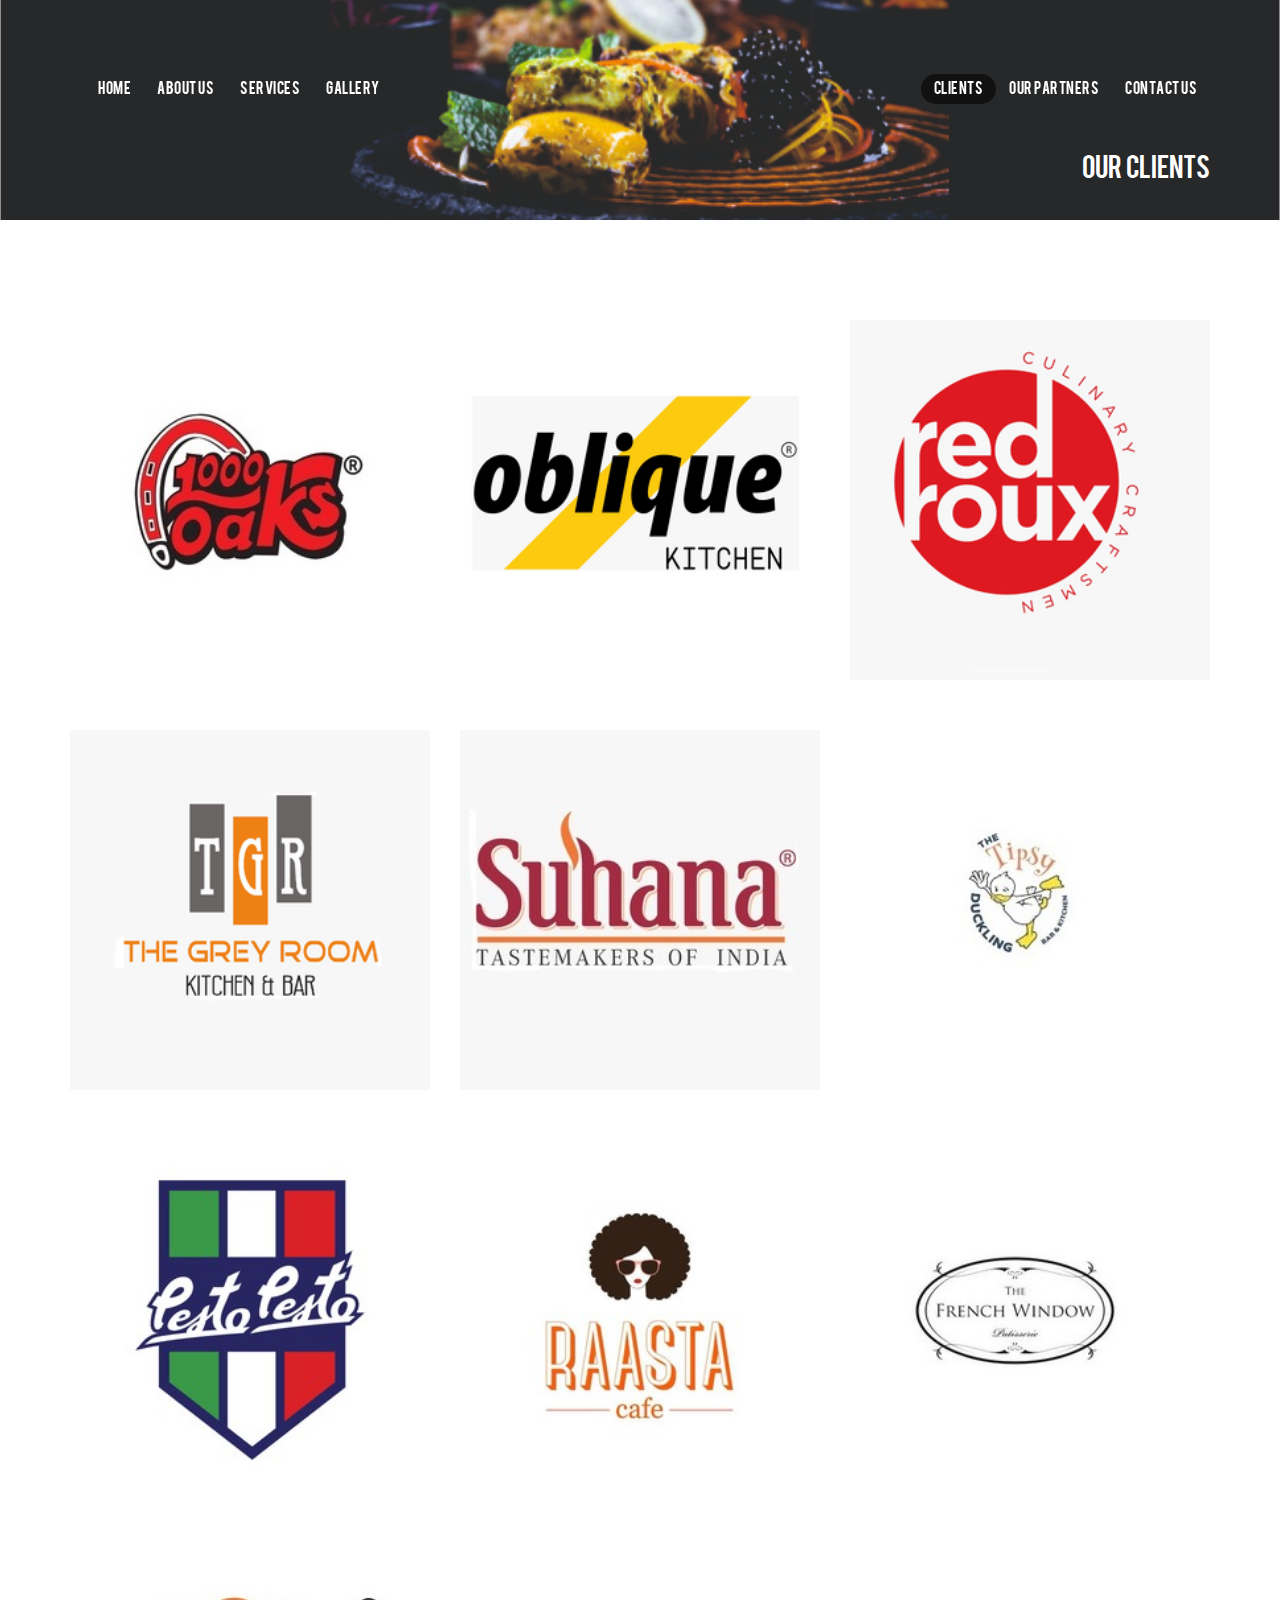
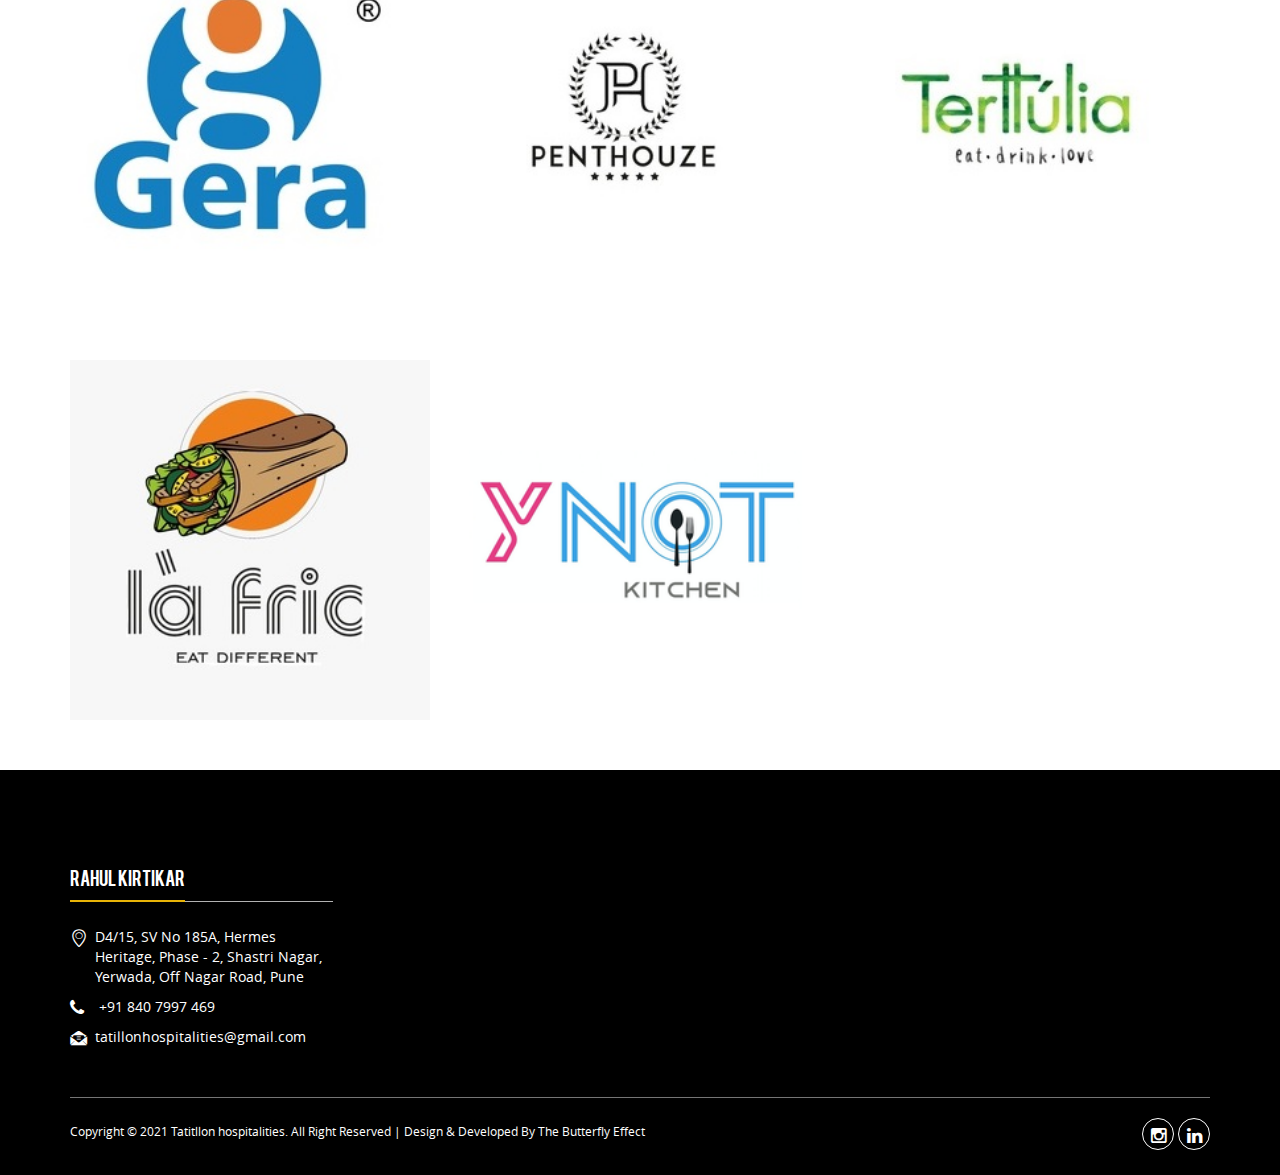
<file: clients.html>
<!doctype html>
<html lang="en">
<head>
<meta charset="utf-8">
<meta http-equiv="X-UA-Compatible" content="IE=edge">
<meta name="viewport" content="width=device-width, initial-scale=1">
<title>Tatallion Hospitality</title>
<link rel="stylesheet" type="text/css" href="css/bootstrap.min.css">
<link rel="stylesheet" type="text/css" href="css/font-awesome.min.css">
<link rel="stylesheet" type="text/css" href="css/bistro-icons.css">
<link rel="stylesheet" type="text/css" href="css/animate.min.css">
<link rel="stylesheet" type="text/css" href="css/settings.css">
<link rel="stylesheet" type="text/css" href="css/navigation.css">
<link rel="stylesheet" type="text/css" href="css/owl.carousel.css">
<link rel="stylesheet" type="text/css" href="css/owl.transitions.css">
<link rel="stylesheet" type="text/css" href="css/jquery.fancybox.css">
<link rel="stylesheet" type="text/css" href="css/zerogrid.css">
<link rel="stylesheet" type="text/css" href="css/style.css">
<link rel="stylesheet" type="text/css" href="css/loader.css">
<link rel="stylesheet" type="text/css" href="css/media.css">
<link rel="stylesheet" type="text/css" href="css/header3.css">
<link rel="shortcut icon" href="images/favicon1.png">
<style>
    .logo{
        /* border: 1px solid red; */
        width:300px;
        height:450px;
        z-index: 12;
}
.height1{
    height: 300px;
    }

.height2{
height: 300px;
}
.height2 img{
    height: 250px;
}
</style>
</head>
<body>
<!--Loader-->
<div class="loader">
 <div class="spinner">
  <div class="double-bounce1"></div>
  <div class="double-bounce2"></div>
 </div>
</div>

<!--Header-->
<header id="main-navigation">
    <div id="navigation" data-spy="affix" data-offset-top="20">
        <div class="container">
            <div class="row">
                <div class="col-md-12">
                    <nav class="navbar navbar-default">
                        <div class="navbar-header">
                            <button type="button" class="navbar-toggle collapsed" data-toggle="collapse" data-target="#fixed-collapse-navbar" aria-expanded="false"> 
                                <span class="icon-bar top-bar"></span>
                                <span class="icon-bar middle-bar"></span>
                                <span class="icon-bar bottom-bar"></span> 
                            </button>
                            <!-- <a class="navbar-brand logo-center" href="index.html">
                                <img src="images/logo.png" alt="logo" class="img-responsive">
                            </a> -->
                        </div>
                        <div id="fixed-collapse-navbar" class="navbar-collapse collapse">
                            <div class="navbar-left-1">
                                <ul class="nav navbar-nav  navbar-left">
                                    <li class="dropdown">
                                        <a href="index.html">Home</a>
                                    </li>
                                    <li>
                                        <a href="about_us.html">About Us</a>
                                    </li>
                                    <li>
                                        <a href="services.html">Services</a>
                                    </li>
                                    <li>
                                        <a href="gallery.html">Gallery</a>
                                    </li>
                                </ul>
                            </div>
                            <div class="navbar-right-1">
                                <ul class="nav navbar-nav  navbar-right">
                                    <li class="active"><a href="clients.html">Clients</a></li>
                                    <li><a href="partners.html">Our Partners</a></li>
                                    <li><a href="about_us.html#contact">Contact Us</a></li>
                                </ul> 
                            </div>
                        </div>
                    </nav>
                </div>
            </div>
        </div>
    </div>
</header>

<!--Page header & Title-->
<section id="page_header3">
    <div class="page_title">
      <div class="container">
        <div class="row">
          <div class="col-md-12">
             <h2 class="title">Our&nbsp; Clients</h2>
          </div>
        </div>
      </div>
    </div>  
    </section>


    <section id="gallery" class="padding-top">
        <div class="container">
           <div class="row">
            <div class="zerogrid">
              <div class="wrap-container">
                <div class="wrap-content clearfix">
      
                  <div class="col-1-3 mix work-item drinks heading_space">
                    <div class="wrap-col">
                      <div class="item-container">
                        <div class="image">
                          <img src="images/clients/1.jpg" alt="cook"/>
                          <div class="overlay">
                              <a class="fancybox overlay-inner" href="images/clients/1.jpg" data-fancybox-group="gallery"><i class=" icon-eye6"></i></a>
                          </div>
                        </div> 
                      </div>
                    </div>
                  </div>
      
                  <div class="col-1-3 mix work-item starters heading_space">
                    <div class="wrap-col">
                      <div class="item-container">
                        <div class="image">
                          <img src="images/clients/2.png" alt="cook"/>
                          <div class="overlay">
                              <a class="fancybox overlay-inner" href="images/clients/2.png" data-fancybox-group="gallery"><i class=" icon-eye6"></i></a>
                          </div>
                        </div>
                      </div>
                    </div>
                  </div>
      
                  <div class="col-1-3 mix work-item starters heading_space">
                    <div class="wrap-col">
                      <div class="item-container">
                        <div class="image">
                          <img src="images/clients/3.png" alt="cook"/>
                          <div class="overlay">
                              <a class="fancybox overlay-inner" href="images/clients/3.png" data-fancybox-group="gallery"><i class=" icon-eye6"></i></a>
                          </div>
                        </div>
                      </div>
                    </div>
                  </div>
      
                  <div class="col-1-3 mix work-item drinks heading_space">
                    <div class="wrap-col">
                      <div class="item-container">
                        <div class="image">
                          <img src="images/clients/4.png" alt="cook"/>
                          <div class="overlay">
                              <a class="fancybox overlay-inner" href="images/clients/4.png" data-fancybox-group="gallery"><i class=" icon-eye6"></i></a>
                          </div>
                        </div> 
                      </div>
                    </div>
                  </div>  
      
                  <div class="col-1-3 mix work-item starters heading_space">
                    <div class="wrap-col">
                      <div class="item-container">
                        <div class="image">
                          <img src="images/clients/5.jpeg" alt="cook"/>
                          <div class="overlay">
                              <a class="fancybox overlay-inner" href="images/clients/5.jpeg" data-fancybox-group="gallery"><i class=" icon-eye6"></i></a>
                          </div>
                        </div>
                      </div>
                    </div>
                  </div>
      
                  <div class="col-1-3 mix work-item lunch heading_space">
                    <div class="wrap-col">
                      <div class="item-container">
                        <div class="image">
                          <img src="images/clients/6.jpeg" alt="cook"/>
                          <div class="overlay">
                              <a class="fancybox overlay-inner" href="images/clients/6.jpeg" data-fancybox-group="gallery"><i class=" icon-eye6"></i></a>
                          </div>
                        </div>
                      </div>
                    </div>
                  </div>
      
                  <div class="col-1-3 mix work-item starters heading_space">
                    <div class="wrap-col">
                      <div class="item-container">
                        <div class="image">
                          <img src="images/clients/7.jpeg" alt="cook"/>
                          <div class="overlay">
                              <a class="fancybox overlay-inner" href="images/clients/7.jpeg" data-fancybox-group="gallery"><i class=" icon-eye6"></i></a>
                          </div>
                        </div>
                      </div>
                    </div>
                  </div>
      
                  <div class="col-1-3 mix work-item starters heading_space">
                    <div class="wrap-col">
                      <div class="item-container">
                        <div class="image">
                          <img src="images/clients/8.jpeg" alt="cook"/>
                          <div class="overlay">
                              <a class="fancybox overlay-inner" href="images/clients/8.jpeg" data-fancybox-group="gallery"><i class=" icon-eye6"></i></a>
                          </div>
                        </div>
                      </div>
                    </div>
                  </div>
      
                  <div class="col-1-3 mix work-item lunch heading_space">
                    <div class="wrap-col">
                      <div class="item-container">
                        <div class="image">
                          <img src="images/clients/9.jpeg" alt="cook"/>
                          <div class="overlay">
                              <a class="fancybox overlay-inner" href="images/clients/9.jpeg" data-fancybox-group="gallery"><i class=" icon-eye6"></i></a>
                          </div>
                        </div>
                      </div>
                    </div>
                  </div>
      
                  <div class="col-1-3 mix work-item starters heading_space">
                    <div class="wrap-col">
                      <div class="item-container">
                        <div class="image">
                          <img src="images/clients/10.jpeg" alt="cook"/>
                          <div class="overlay">
                              <a class="fancybox overlay-inner" href="images/clients/10.jpeg" data-fancybox-group="gallery"><i class=" icon-eye6"></i></a>
                          </div>
                        </div>
                      </div>
                    </div>
                  </div>
      
                  <div class="col-1-3 mix work-item lunch heading_space">
                    <div class="wrap-col">
                      <div class="item-container">
                        <div class="image">
                          <img src="images/clients/11.jpeg" alt="cook"/>
                          <div class="overlay">
                              <a class="fancybox overlay-inner" href="images/clients/11.jpeg" data-fancybox-group="gallery"><i class=" icon-eye6"></i></a>
                          </div>
                        </div>
                      </div>
                    </div>
                  </div>
      
                  <div class="col-1-3 mix work-item starters heading_space">
                    <div class="wrap-col">
                      <div class="item-container">
                        <div class="image">
                          <img src="images/clients/12.jpeg" alt="cook"/>
                          <div class="overlay">
                              <a class="fancybox overlay-inner" href="images/clients/12.jpeg" data-fancybox-group="gallery"><i class=" icon-eye6"></i></a>
                          </div>
                        </div>
                      </div>
                    </div>
                  </div>
      
                  <div class="col-1-3 mix work-item starters heading_space">
                    <div class="wrap-col">
                      <div class="item-container">
                        <div class="image">
                          <img src="images/clients/13.jpeg" alt="cook"/>
                          <div class="overlay">
                              <a class="fancybox overlay-inner" href="images/clients/13.jpeg" data-fancybox-group="gallery"><i class=" icon-eye6"></i></a>
                          </div>
                        </div>
                      </div>
                    </div>
                  </div>
      
                  <div class="col-1-3 mix work-item lunch heading_space">
                    <div class="wrap-col">
                      <div class="item-container">
                        <div class="image">
                          <img src="images/clients/14.png" alt="cook"/>
                          <div class="overlay">
                              <a class="fancybox overlay-inner" href="images/clients/14.png" data-fancybox-group="gallery"><i class=" icon-eye6"></i></a>
                          </div>
                        </div>
                      </div>
                    </div>
                  </div>            
      
                </div>
              </div>
             </div>
            </div>
        </div>
      </section>



      <footer class="padding-top bg_black">
        <div class="container">
          <div class="row">
            <div class="col-md-3 col-sm-6 footer_column">
              <h4 class="heading">Rahul Kirtikar</h4>
              <hr class="half_space">
              <!-- <p>Restaurant, to consequat ipsum nec sagittis sem.</p> -->
              <p class="address"><i class="icon-location"></i>D4/15, SV No 185A, Hermes Heritage, Phase - 2, Shastri Nagar, Yerwada, Off Nagar Road, Pune</p>
              <p class="address"><i class="fa fa-phone"></i> +91 840 7997 469</p>
              <p class="address"><i class="icon-dollar"></i><a href="mailto:tatillonhospitalities@gmail.com">tatillonhospitalities@gmail.com</a></p>
            </div> 
          </div>
          <div class="row">
           <div class="col-md-12">
              <div class="copyright clearfix">
                <p>Copyright &copy; 2021 Tatitllon hospitalities. All Right Reserved | Design & Developed By The Butterfly Effect</p>
                <ul class="social_icon">
                  <li><a href="https://instagram.com/chefrahulkirtikar?utm_medium=copy_link" target="_blank" class="facebook"><i class="fa fa-instagram"></i></a></li>
                  <li><a href="https://www.linkedin.com/in/rahul-kirtikar-b8832728" target="_blank" class="twitter"><i class="fa fa-linkedin"></i></a></li>
                </ul>
              </div>
            </div>
          </div>
        </div>
      </footer>
  
  <a href="#" id="back-top"><i class="fa fa-angle-up fa-2x"></i></a>
  
  <script src="js/jquery-2.2.3.js" type="text/javascript"></script>
  <script src="js/bootstrap.min.js" type="text/javascript"></script>
  <script src="js/jquery.themepunch.tools.min.js"></script>
  <script src="js/jquery.themepunch.revolution.min.js"></script>
  <script src="js/revolution.extension.layeranimation.min.js"></script>
  <script src="js/revolution.extension.navigation.min.js"></script>
  <script src="js/revolution.extension.parallax.min.js"></script>
  <script src="js/revolution.extension.slideanims.min.js"></script>
  <script src="js/revolution.extension.video.min.js"></script>
  <script src="js/slider.js" type="text/javascript"></script>
  <script src="js/owl.carousel.min.js" type="text/javascript"></script>
  <script src="js/jquery.parallax-1.1.3.js"></script>
  <script src="js/jquery.mixitup.min.js"></script>
  <script src="js/jquery-countTo.js"></script>
  <script src="js/jquery.appear.js"></script>  
  <script src="js/jquery.fancybox.js"></script>
  <script src="js/functions.js" type="text/javascript"></script>
   
  </body>
  </html>
</file>
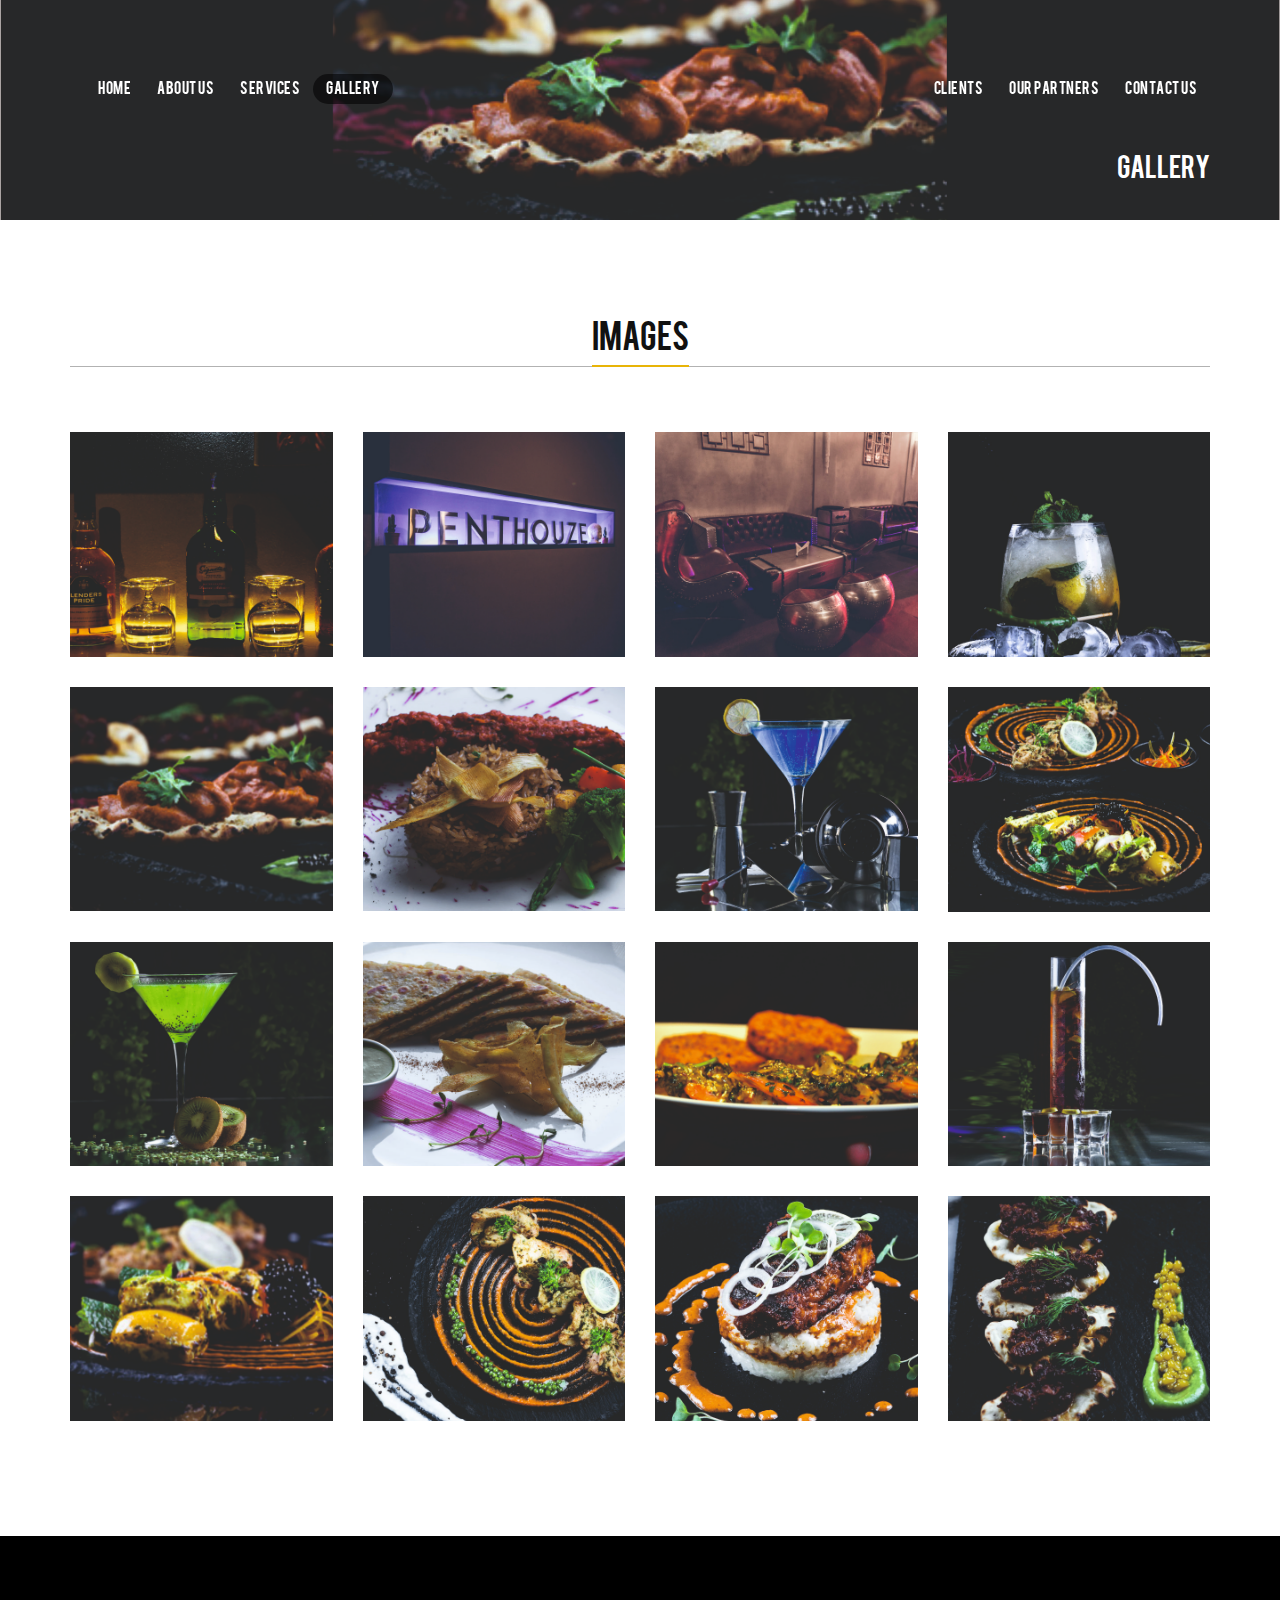
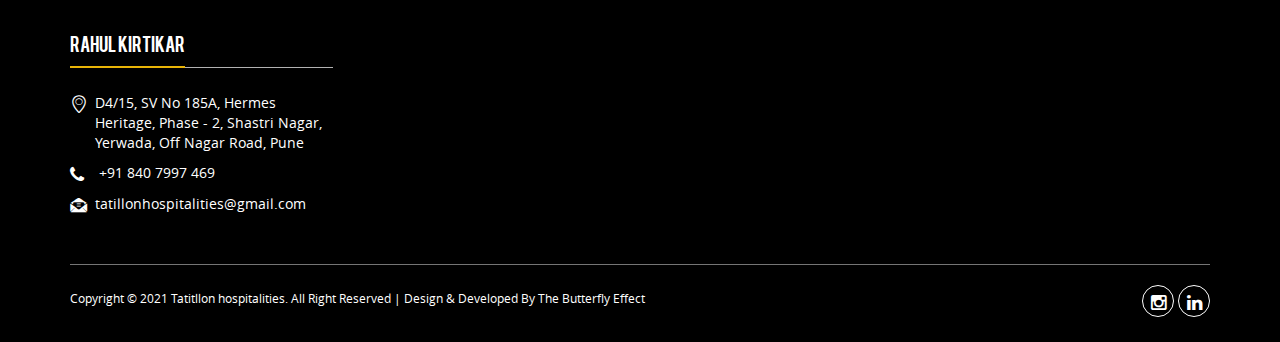
<file: gallery.html>
<!doctype html>
<html lang="en">
<head>
<meta charset="utf-8">
<meta http-equiv="X-UA-Compatible" content="IE=edge">
<meta name="viewport" content="width=device-width, initial-scale=1">
<title>Tatallion Hospitality</title>
<link rel="stylesheet" type="text/css" href="css/bootstrap.min.css">
<link rel="stylesheet" type="text/css" href="css/font-awesome.min.css">
<link rel="stylesheet" type="text/css" href="css/bistro-icons.css">
<link rel="stylesheet" type="text/css" href="css/animate.min.css">
<link rel="stylesheet" type="text/css" href="css/settings.css">
<link rel="stylesheet" type="text/css" href="css/navigation.css">
<link rel="stylesheet" type="text/css" href="css/owl.carousel.css">
<link rel="stylesheet" type="text/css" href="css/owl.transitions.css">
<link rel="stylesheet" type="text/css" href="css/jquery.fancybox.css">
<link rel="stylesheet" type="text/css" href="css/zerogrid.css">
<link rel="stylesheet" type="text/css" href="css/style.css">
<link rel="stylesheet" type="text/css" href="css/loader.css">
<link rel="stylesheet" type="text/css" href="css/media.css">
<link rel="stylesheet" type="text/css" href="css/header2.css">
<link rel="shortcut icon" href="images/favicon1.png">
<style>
    .logo{
        /* border: 1px solid red; */
        width:300px;
        height:450px;
        z-index: 12;
}
.height1{
    height: 300px;
    }

.height2{
height: 300px;
}
.height2 img{
    height: 250px;
}
</style>
</head>
<body>
<!--Loader-->
<div class="loader">
 <div class="spinner">
  <div class="double-bounce1"></div>
  <div class="double-bounce2"></div>
 </div>
</div>

<!--Header-->
<header id="main-navigation">
    <div id="navigation" data-spy="affix" data-offset-top="20">
        <div class="container">
            <div class="row">
                <div class="col-md-12">
                    <nav class="navbar navbar-default">
                        <div class="navbar-header">
                            <button type="button" class="navbar-toggle collapsed" data-toggle="collapse" data-target="#fixed-collapse-navbar" aria-expanded="false"> 
                                <span class="icon-bar top-bar"></span>
                                <span class="icon-bar middle-bar"></span>
                                <span class="icon-bar bottom-bar"></span> 
                            </button>
                            <!-- <a class="navbar-brand logo-center" href="index.html">
                                <img src="images/logo.png" alt="logo" class="img-responsive">
                            </a> -->
                        </div>
                        <div id="fixed-collapse-navbar" class="navbar-collapse collapse">
                            <div class="navbar-left-1">
                                <ul class="nav navbar-nav  navbar-left">
                                    <li class="dropdown">
                                        <a href="index.html">Home</a>
                                    </li>
                                    <li>
                                        <a href="about_us.html">About Us</a>
                                    </li>
                                    <li>
                                        <a href="services.html">Services</a>
                                    </li>
                                    <li class="active">
                                        <a href="gallery.html">Gallery</a>
                                    </li>
                                </ul>
                            </div>
                            <div class="navbar-right-1">
                                <ul class="nav navbar-nav  navbar-right">
                                    <li><a href="clients.html">Clients</a></li>
                                    <li><a href="partners.html">Our Partners</a></li>
                                    <li><a href="about_us.html#contact">Contact Us</a></li>
                                </ul> 
                            </div>
                        </div>
                    </nav>
                </div>
            </div>
        </div>
    </div>
</header>

<!--Page header & Title-->
<section id="page_header2">
    <div class="page_title">
      <div class="container">
        <div class="row">
          <div class="col-md-12">
             <h2 class="title">Gallery</h2>
          </div>
        </div>
      </div>
    </div>  
    </section>

<!-- Food Gallery -->
<section id="gallery" class="padding">
    <div class="container">
      <div class="row">
        <div class="col-md-12 text-center">
          <h2 class="heading ">Images</h2>
          <hr class="heading_space">
        </div>
      </div>
      <div class="row">
        <div class="zerogrid">
          <div class="wrap-container">
            <div class="wrap-content clearfix home-gallery">
  
              <div class="col-1-4 mix work-item">
                <div class="wrap-col">
                  <div class="item-container">
                    <div class="image">
                      <img src="images/gallery/1.jpg" alt="cook"/>
                      <div class="overlay">
                          <a class="fancybox overlay-inner" href="images/gallery/1.jpg" data-fancybox-group="gallery"><i class=" icon-eye6"></i></a>
                      </div>
                    </div>
                  </div>
                </div>
              </div>
  
              <div class="col-1-4 mix work-item">
                <div class="wrap-col">
                  <div class="item-container">
                    <div class="image">
                      <img src="images/gallery/2.jpg" alt="cook"/>
                      <div class="overlay">
                          <a class="fancybox overlay-inner" href="images/gallery/2.jpg" data-fancybox-group="gallery"><i class=" icon-eye6"></i></a>
                      </div>
                    </div>
                  </div>
                </div>
              </div>
  
              <div class="col-1-4 mix work-item">
                <div class="wrap-col">
                  <div class="item-container">
                    <div class="image">
                      <img src="images/gallery/3.jpg" alt="cook"/>
                      <div class="overlay">
                          <a class="fancybox overlay-inner" href="images/gallery/3.jpg" data-fancybox-group="gallery"><i class=" icon-eye6"></i></a>
                      </div>
                    </div>
                  </div>
                </div>
              </div>
  
              <div class="col-1-4 mix work-item">
                <div class="wrap-col">
                  <div class="item-container">
                    <div class="image">
                      <img src="images/gallery/4.jpg" alt="cook"/>
                      <div class="overlay">
                          <a class="fancybox overlay-inner" href="images/gallery/4.jpg" data-fancybox-group="gallery"><i class=" icon-eye6"></i></a>
                      </div>
                    </div>
                  </div>
                </div>
              </div>
  
              <div class="col-1-4 mix work-item">
                <div class="wrap-col">
                  <div class="item-container">
                    <div class="image">
                      <img src="images/gallery/5.jpg" alt="cook"/>
                      <div class="overlay">
                          <a class="fancybox overlay-inner" href="images/gallery/5.jpg" data-fancybox-group="gallery"><i class=" icon-eye6"></i></a>
                      </div>
                    </div>
                  </div>
                </div>
              </div>
  
              <div class="col-1-4 mix work-item">
                <div class="wrap-col">
                  <div class="item-container">
                    <div class="image">
                      <img src="images/gallery/6.jpg" alt="cook"/>
                      <div class="overlay">
                          <a class="fancybox overlay-inner" href="images/gallery/6.jpg" data-fancybox-group="gallery"><i class=" icon-eye6"></i></a>
                      </div>
                    </div>
                  </div>
                </div>
              </div>
  
              <div class="col-1-4 mix work-item">
                <div class="wrap-col">
                  <div class="item-container">
                    <div class="image">
                      <img src="images/gallery/7.jpg" alt="cook"/>
                      <div class="overlay">
                          <a class="fancybox overlay-inner" href="images/gallery/7.jpg" data-fancybox-group="gallery"><i class=" icon-eye6"></i></a>
                      </div>
                    </div>
                  </div>
                </div>
              </div>
  
              <div class="col-1-4 mix work-item">
                <div class="wrap-col">
                  <div class="item-container">
                    <div class="image">
                      <img src="images/gallery/8.jpg" alt="cook"/>
                      <div class="overlay">
                          <a class="fancybox overlay-inner" href="images/gallery/8.jpg" data-fancybox-group="gallery"><i class=" icon-eye6"></i></a>
                      </div>
                    </div>
                  </div>
                </div>
              </div>
  
              <div class="col-1-4 mix work-item">
                <div class="wrap-col">
                  <div class="item-container">
                    <div class="image">
                      <img src="images/gallery/9.jpg" alt="cook"/>
                      <div class="overlay">
                          <a class="fancybox overlay-inner" href="images/gallery/9.jpg" data-fancybox-group="gallery"><i class=" icon-eye6"></i></a>
                      </div>
                    </div>
                  </div>
                </div>
              </div>
  
              <div class="col-1-4 mix work-item">
                <div class="wrap-col">
                  <div class="item-container">
                    <div class="image">
                      <img src="images/gallery/10.jpg" alt="cook"/>
                      <div class="overlay">
                          <a class="fancybox overlay-inner" href="images/gallery/10.jpg" data-fancybox-group="gallery"><i class=" icon-eye6"></i></a>
                      </div>
                    </div>
                  </div>
                </div>
              </div>
  
              <div class="col-1-4 mix work-item">
                <div class="wrap-col">
                  <div class="item-container">
                    <div class="image">
                      <img src="images/gallery/11.jpg" alt="cook"/>
                      <div class="overlay">
                          <a class="fancybox overlay-inner" href="images/gallery/11.jpg" data-fancybox-group="gallery"><i class=" icon-eye6"></i></a>
                      </div>
                    </div>
                  </div>
                </div>
              </div>
  
              <div class="col-1-4 mix work-item">
                <div class="wrap-col">
                  <div class="item-container">
                    <div class="image">
                      <img src="images/gallery/12.jpg" alt="cook"/>
                      <div class="overlay">
                          <a class="fancybox overlay-inner" href="images/gallery/12.jpg" data-fancybox-group="gallery"><i class=" icon-eye6"></i></a>
                      </div>
                    </div>
                  </div>
                </div>
              </div>
  
              <div class="col-1-4 mix work-item">
                <div class="wrap-col">
                  <div class="item-container">
                    <div class="image">
                      <img src="images/gallery/13.jpg" alt="cook"/>
                      <div class="overlay">
                          <a class="fancybox overlay-inner" href="images/gallery/13.jpg" data-fancybox-group="gallery"><i class=" icon-eye6"></i></a>
                      </div>
                    </div>
                  </div>
                </div>
              </div>
  
              <div class="col-1-4 mix work-item">
                <div class="wrap-col">
                  <div class="item-container">
                    <div class="image">
                      <img src="images/gallery/14.jpg" alt="cook"/>
                      <div class="overlay">
                          <a class="fancybox overlay-inner" href="images/gallery/14.jpg" data-fancybox-group="gallery"><i class=" icon-eye6"></i></a>
                      </div>
                    </div>
                  </div>
                </div>
              </div>
  
              <div class="col-1-4 mix work-item">
                <div class="wrap-col">
                  <div class="item-container">
                    <div class="image">
                      <img src="images/gallery/15.jpg" alt="cook"/>
                      <div class="overlay">
                          <a class="fancybox overlay-inner" href="images/gallery/15.jpg" data-fancybox-group="gallery"><i class=" icon-eye6"></i></a>
                      </div>
                    </div>
                  </div>
                </div>
              </div>
  
              <div class="col-1-4 mix work-item">
                <div class="wrap-col">
                  <div class="item-container">
                    <div class="image">
                      <img src="images/gallery/16.jpg" alt="cook"/>
                      <div class="overlay">
                          <a class="fancybox overlay-inner" href="images/gallery/16.jpg" data-fancybox-group="gallery"><i class=" icon-eye6"></i></a>
                      </div>
                    </div>
                  </div>
                </div>
              </div>
  
            </div>
          </div>
        </div>
      </div>
    </div>
  </section>    


  <footer class="padding-top bg_black">
    <div class="container">
      <div class="row">
        <div class="col-md-3 col-sm-6 footer_column">
          <h4 class="heading">Rahul Kirtikar</h4>
          <hr class="half_space">
          <!-- <p>Restaurant, to consequat ipsum nec sagittis sem.</p> -->
          <p class="address"><i class="icon-location"></i>D4/15, SV No 185A, Hermes Heritage, Phase - 2, Shastri Nagar, Yerwada, Off Nagar Road, Pune</p>
          <p class="address"><i class="fa fa-phone"></i> +91 840 7997 469</p>
          <p class="address"><i class="icon-dollar"></i><a href="mailto:tatillonhospitalities@gmail.com">tatillonhospitalities@gmail.com</a></p>
        </div> 
      </div>
      <div class="row">
       <div class="col-md-12">
          <div class="copyright clearfix">
            <p>Copyright &copy; 2021 Tatitllon hospitalities. All Right Reserved | Design & Developed By The Butterfly Effect</p>
            <ul class="social_icon">
              <li><a href="https://instagram.com/chefrahulkirtikar?utm_medium=copy_link" target="_blank" class="facebook"><i class="fa fa-instagram"></i></a></li>
              <li><a href="https://www.linkedin.com/in/rahul-kirtikar-b8832728" target="_blank" class="twitter"><i class="fa fa-linkedin"></i></a></li>
            </ul>
          </div>
        </div>
      </div>
    </div>
  </footer>
  
  <a href="#" id="back-top"><i class="fa fa-angle-up fa-2x"></i></a>
  
  <script src="js/jquery-2.2.3.js" type="text/javascript"></script>
  <script src="js/bootstrap.min.js" type="text/javascript"></script>
  <script src="js/jquery.themepunch.tools.min.js"></script>
  <script src="js/jquery.themepunch.revolution.min.js"></script>
  <script src="js/revolution.extension.layeranimation.min.js"></script>
  <script src="js/revolution.extension.navigation.min.js"></script>
  <script src="js/revolution.extension.parallax.min.js"></script>
  <script src="js/revolution.extension.slideanims.min.js"></script>
  <script src="js/revolution.extension.video.min.js"></script>
  <script src="js/slider.js" type="text/javascript"></script>
  <script src="js/owl.carousel.min.js" type="text/javascript"></script>
  <script src="js/jquery.parallax-1.1.3.js"></script>
  <script src="js/jquery.mixitup.min.js"></script>
  <script src="js/jquery-countTo.js"></script>
  <script src="js/jquery.appear.js"></script>  
  <script src="js/jquery.fancybox.js"></script>
  <script src="js/functions.js" type="text/javascript"></script>
   
  </body>
  </html>
</file>
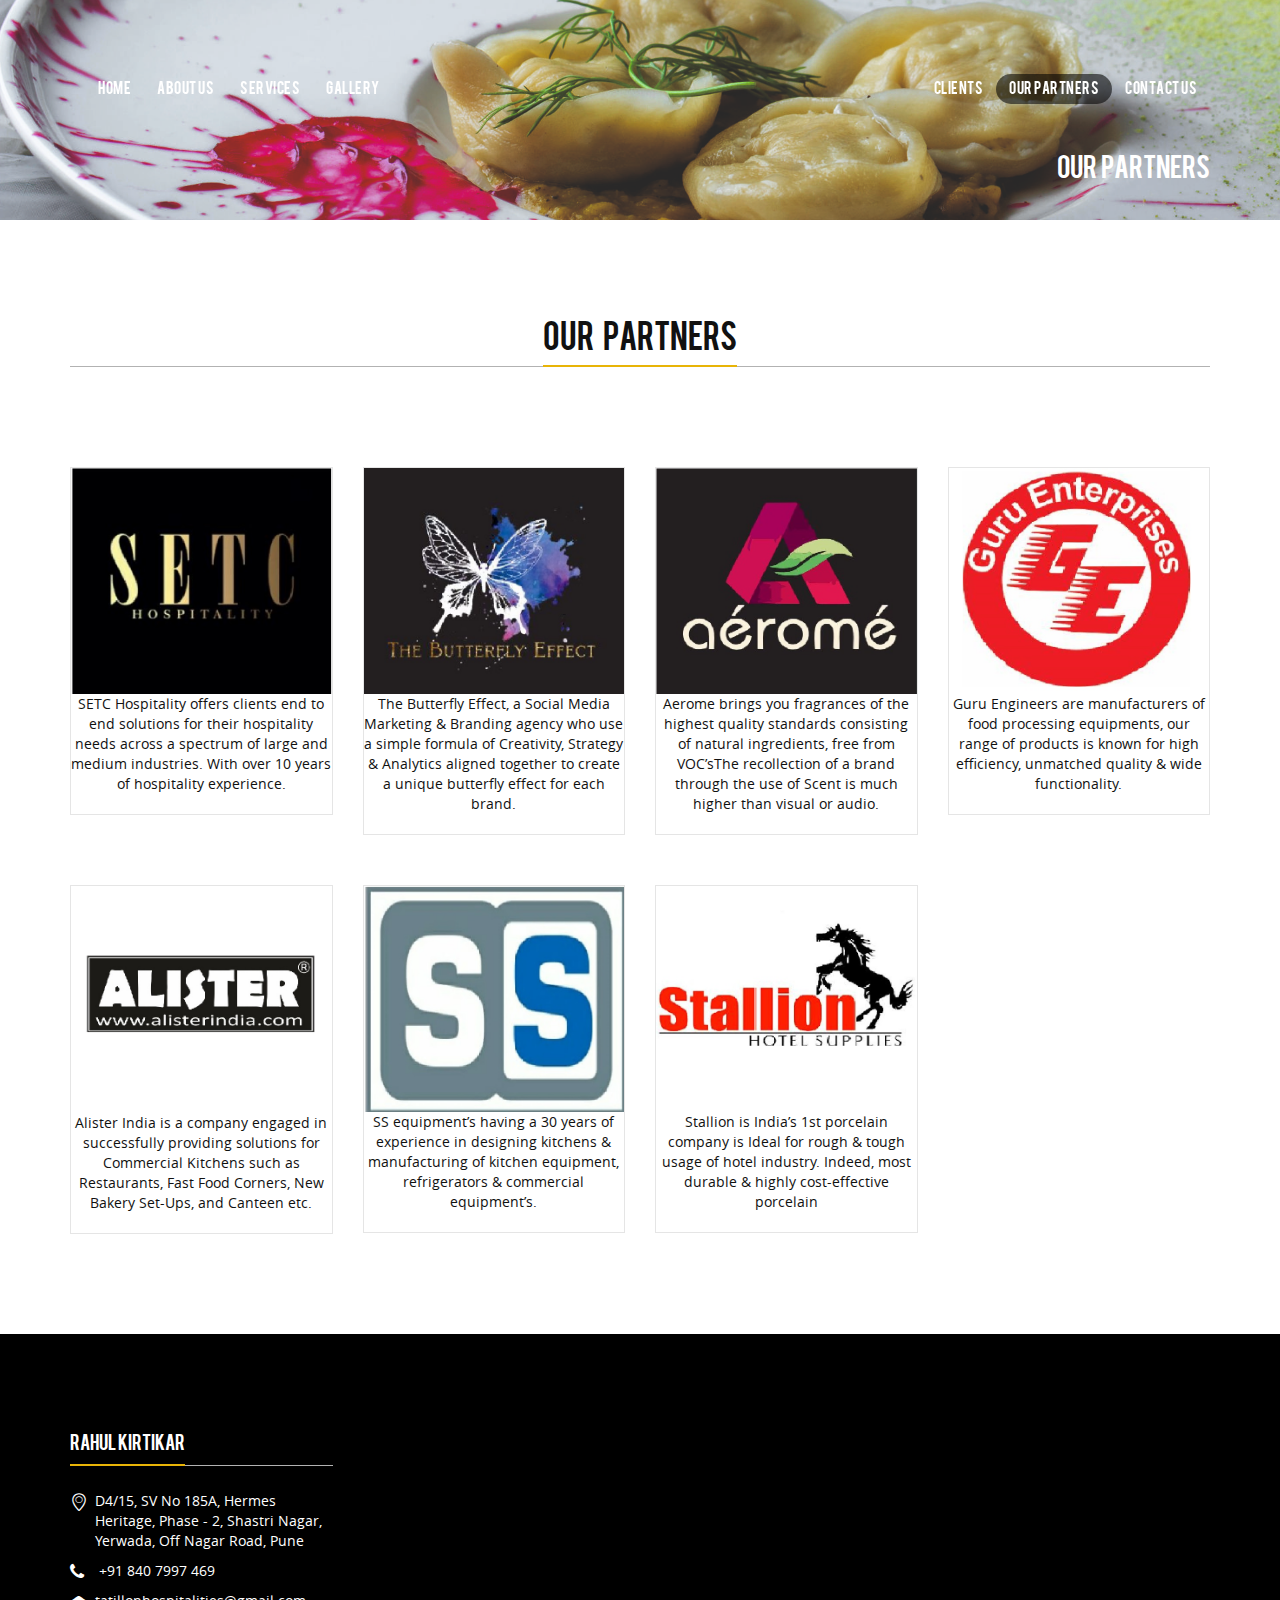
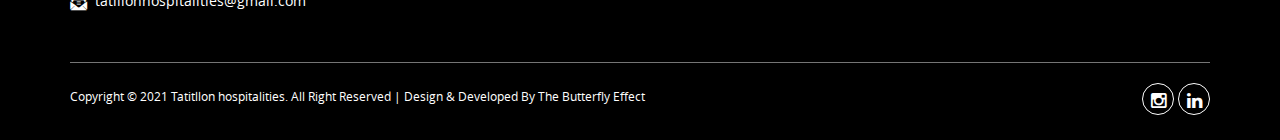
<file: partners.html>
<!doctype html>
<html lang="en">
<head>
<meta charset="utf-8">
<meta http-equiv="X-UA-Compatible" content="IE=edge">
<meta name="viewport" content="width=device-width, initial-scale=1">
<title>Tatallion Hospitality</title>
<link rel="stylesheet" type="text/css" href="css/bootstrap.min.css">
<link rel="stylesheet" type="text/css" href="css/font-awesome.min.css">
<link rel="stylesheet" type="text/css" href="css/bistro-icons.css">
<link rel="stylesheet" type="text/css" href="css/animate.min.css">
<link rel="stylesheet" type="text/css" href="css/settings.css">
<link rel="stylesheet" type="text/css" href="css/navigation.css">
<link rel="stylesheet" type="text/css" href="css/owl.carousel.css">
<link rel="stylesheet" type="text/css" href="css/owl.transitions.css">
<link rel="stylesheet" type="text/css" href="css/jquery.fancybox.css">
<link rel="stylesheet" type="text/css" href="css/zerogrid.css">
<link rel="stylesheet" type="text/css" href="css/style.css">
<link rel="stylesheet" type="text/css" href="css/loader.css">
<link rel="stylesheet" type="text/css" href="css/media.css">
<link rel="stylesheet" type="text/css" href="css/header4.css">
<link rel="shortcut icon" href="images/favicon1.png">
<style>
    .logo{
        /* border: 1px solid red; */
        width:300px;
        height:450px;
        z-index: 12;
}
.height1{
    height: 300px;
    }

.height2{
height: 300px;
}
.height2 img{
    height: 250px;
}
</style>
</head>
<body>
<!--Loader-->
<div class="loader">
 <div class="spinner">
  <div class="double-bounce1"></div>
  <div class="double-bounce2"></div>
 </div>
</div>

<!--Header-->
<header id="main-navigation">
    <div id="navigation" data-spy="affix" data-offset-top="20">
        <div class="container">
            <div class="row">
                <div class="col-md-12">
                    <nav class="navbar navbar-default">
                        <div class="navbar-header">
                            <button type="button" class="navbar-toggle collapsed" data-toggle="collapse" data-target="#fixed-collapse-navbar" aria-expanded="false"> 
                                <span class="icon-bar top-bar"></span>
                                <span class="icon-bar middle-bar"></span>
                                <span class="icon-bar bottom-bar"></span> 
                            </button>
                            <!-- <a class="navbar-brand logo-center" href="index.html">
                                <img src="images/logo.png" alt="logo" class="img-responsive">
                            </a> -->
                        </div>
                        <div id="fixed-collapse-navbar" class="navbar-collapse collapse">
                            <div class="navbar-left-1">
                                <ul class="nav navbar-nav  navbar-left">
                                    <li class="dropdown">
                                        <a href="index.html">Home</a>
                                    </li>
                                    <li>
                                        <a href="about_us.html">About Us</a>
                                    </li>
                                    <li>
                                        <a href="services.html">Services</a>
                                    </li>
                                    <li>
                                        <a href="gallery.html">Gallery</a>
                                    </li>
                                </ul>
                            </div>
                            <div class="navbar-right-1">
                                <ul class="nav navbar-nav  navbar-right">
                                    <li><a href="clients.html">Clients</a></li>
                                    <li class="active"><a href="partners.html">Our Partners</a></li>
                                    <li><a href="about_us.html#contact">Contact Us</a></li>
                                </ul> 
                            </div>
                        </div>
                    </nav>
                </div>
            </div>
        </div>
    </div>
</header>

<!--Page header & Title-->
<section id="page_header4">
    <div class="page_title">
      <div class="container">
        <div class="row">
          <div class="col-md-12">
             <h2 class="title">Our&nbsp; Partners</h2>
          </div>
        </div>
      </div>
    </div>  
    </section>

    <section class="padding" id="popular">
        <div class="container">
    
            <div class="row">
                <div class="col-md-12 text-center">
                    <h2 class="heading">Our &nbsp; Partners</h2>
                    <hr class="heading_space">
                </div>
            </div>
    
            <div class="row">
                    
                <div class="col-sm-3">
                    <div class="popular top40 text-center">
                    <div class="image">
                        <img src="images/partners/part1.JPG" alt="popular1">
                        <div class="overlay">
                        <a class="fancybox overlay-inner" href="images/partners/part1.JPG" data-fancybox-group="gallery">
                            <i class="icon-eye6"></i>
                        </a>
                        </div>
                    </div>
                    <p>SETC Hospitality offers clients end to end solutions for their 
                            hospitality needs across a spectrum of large and medium industries. 
                            With over 10 years of hospitality experience.</p>
                    </div>
                </div>
    
                <div class="col-sm-3">
                    <div class="popular top40 text-center">
                    <div class="image">
                        <img src="images/partners/part2.JPG" alt="popular1">
                        <div class="overlay">
                        <a class="fancybox overlay-inner" href="images/partners/part2.JPG" data-fancybox-group="gallery">
                            <i class="icon-eye6"></i>
                        </a>
                        </div>
                    </div>
                    <p>The Butterfly Effect, a Social Media Marketing & Branding agency who 
                            use a simple formula of Creativity, Strategy & Analytics aligned 
                            together to create a unique butterfly effect for each brand.</p>
                    </div>
                </div>
    
                <div class="col-sm-3">
                    <div class="popular top40 text-center">
                    <div class="image">
                        <img src="images/partners/part3.JPG" alt="popular1">
                        <div class="overlay">
                        <a class="fancybox overlay-inner" href="images/partners/part3.JPG" data-fancybox-group="gallery">
                            <i class="icon-eye6"></i>
                        </a>
                        </div>
                    </div>
                    <p>Aerome brings you fragrances of the highest quality standards consisting 
                        of natural ingredients, free from VOC’sThe recollection of a brand through 
                        the use of Scent is much higher than visual or audio.</p>
                    </div>
                </div>
    
                <div class="col-sm-3">
                    <div class="popular top40 text-center">
                        <div class="image">
                            <img src="images/partners/part4.jpeg" alt="popular1">
                            <div class="overlay">
                                <a class="fancybox overlay-inner" href="images/partners/part4.jpeg" data-fancybox-group="gallery">
                                    <i class="icon-eye6"></i>
                                </a>
                            </div>
                        </div>
                        <p>Guru Engineers are manufacturers of food processing equipments, 
                            our range of products is known for high efficiency, 
                            unmatched quality & wide functionality.</p>
                    </div>
                </div>
                
            </div>
    
            <div class="row">
                    
                <div class="col-sm-3">
                    <div class="popular top40 text-center">
                    <div class="image">
                        <img src="images/partners/part5.jpeg" alt="popular1">
                        <div class="overlay">
                        <a class="fancybox overlay-inner" href="images/partners/part5.jpeg" data-fancybox-group="gallery">
                            <i class="icon-eye6"></i>
                        </a>
                        </div>
                    </div>
                    <p>Alister India is a company engaged in successfully providing solutions 
                        for Commercial Kitchens such as Restaurants, Fast Food Corners, 
                        New Bakery Set-Ups, and Canteen etc.</p>
                    </div>
                </div>
    
                <div class="col-sm-3">
                    <div class="popular top40 text-center">
                    <div class="image">
                        <img src="images/partners/part6.jpeg" alt="popular1">
                        <div class="overlay">
                        <a class="fancybox overlay-inner" href="images/partners/part6.jpeg" data-fancybox-group="gallery">
                            <i class="icon-eye6"></i>
                        </a>
                        </div>
                    </div>
                    <p>SS equipment’s having a 30 years of experience in designing kitchens 
                        & manufacturing of kitchen equipment, refrigerators & commercial 
                        equipment’s.</p>
                    </div>
                </div>
    
                <div class="col-sm-3">
                    <div class="popular top40 text-center">
                    <div class="image">
                        <img src="images/partners/part7.jpeg" alt="popular1">
                        <div class="overlay">
                        <a class="fancybox overlay-inner" href="images/partners/part7.jpeg" data-fancybox-group="gallery">
                            <i class="icon-eye6"></i>
                        </a>
                        </div>
                    </div>
                    <p>Stallion is India’s 1st porcelain company is Ideal for rough & tough 
                        usage of hotel industry. Indeed, most durable & highly cost-effective 
                        porcelain</p>
                    </div>
                </div>
                
            </div>        
    
        </div>
    </section>

    <footer class="padding-top bg_black">
        <div class="container">
          <div class="row">
            <div class="col-md-3 col-sm-6 footer_column">
              <h4 class="heading">Rahul Kirtikar</h4>
              <hr class="half_space">
              <!-- <p>Restaurant, to consequat ipsum nec sagittis sem.</p> -->
              <p class="address"><i class="icon-location"></i>D4/15, SV No 185A, Hermes Heritage, Phase - 2, Shastri Nagar, Yerwada, Off Nagar Road, Pune</p>
              <p class="address"><i class="fa fa-phone"></i> +91 840 7997 469</p>
              <p class="address"><i class="icon-dollar"></i><a href="mailto:tatillonhospitalities@gmail.com">tatillonhospitalities@gmail.com</a></p>
            </div> 
          </div>
          <div class="row">
           <div class="col-md-12">
              <div class="copyright clearfix">
                <p>Copyright &copy; 2021 Tatitllon hospitalities. All Right Reserved | Design & Developed By The Butterfly Effect</p>
                <ul class="social_icon">
                    <li><a href="https://instagram.com/chefrahulkirtikar?utm_medium=copy_link" target="_blank" class="facebook"><i class="fa fa-instagram"></i></a></li>
                    <li><a href="https://www.linkedin.com/in/rahul-kirtikar-b8832728" target="_blank" class="twitter"><i class="fa fa-linkedin"></i></a></li>
                </ul>
              </div>
            </div>
          </div>
        </div>
      </footer>
  
  <a href="#" id="back-top"><i class="fa fa-angle-up fa-2x"></i></a>
  
  <script src="js/jquery-2.2.3.js" type="text/javascript"></script>
  <script src="js/bootstrap.min.js" type="text/javascript"></script>
  <script src="js/jquery.themepunch.tools.min.js"></script>
  <script src="js/jquery.themepunch.revolution.min.js"></script>
  <script src="js/revolution.extension.layeranimation.min.js"></script>
  <script src="js/revolution.extension.navigation.min.js"></script>
  <script src="js/revolution.extension.parallax.min.js"></script>
  <script src="js/revolution.extension.slideanims.min.js"></script>
  <script src="js/revolution.extension.video.min.js"></script>
  <script src="js/slider.js" type="text/javascript"></script>
  <script src="js/owl.carousel.min.js" type="text/javascript"></script>
  <script src="js/jquery.parallax-1.1.3.js"></script>
  <script src="js/jquery.mixitup.min.js"></script>
  <script src="js/jquery-countTo.js"></script>
  <script src="js/jquery.appear.js"></script>  
  <script src="js/jquery.fancybox.js"></script>
  <script src="js/functions.js" type="text/javascript"></script>
   
  </body>
  </html>
</file>
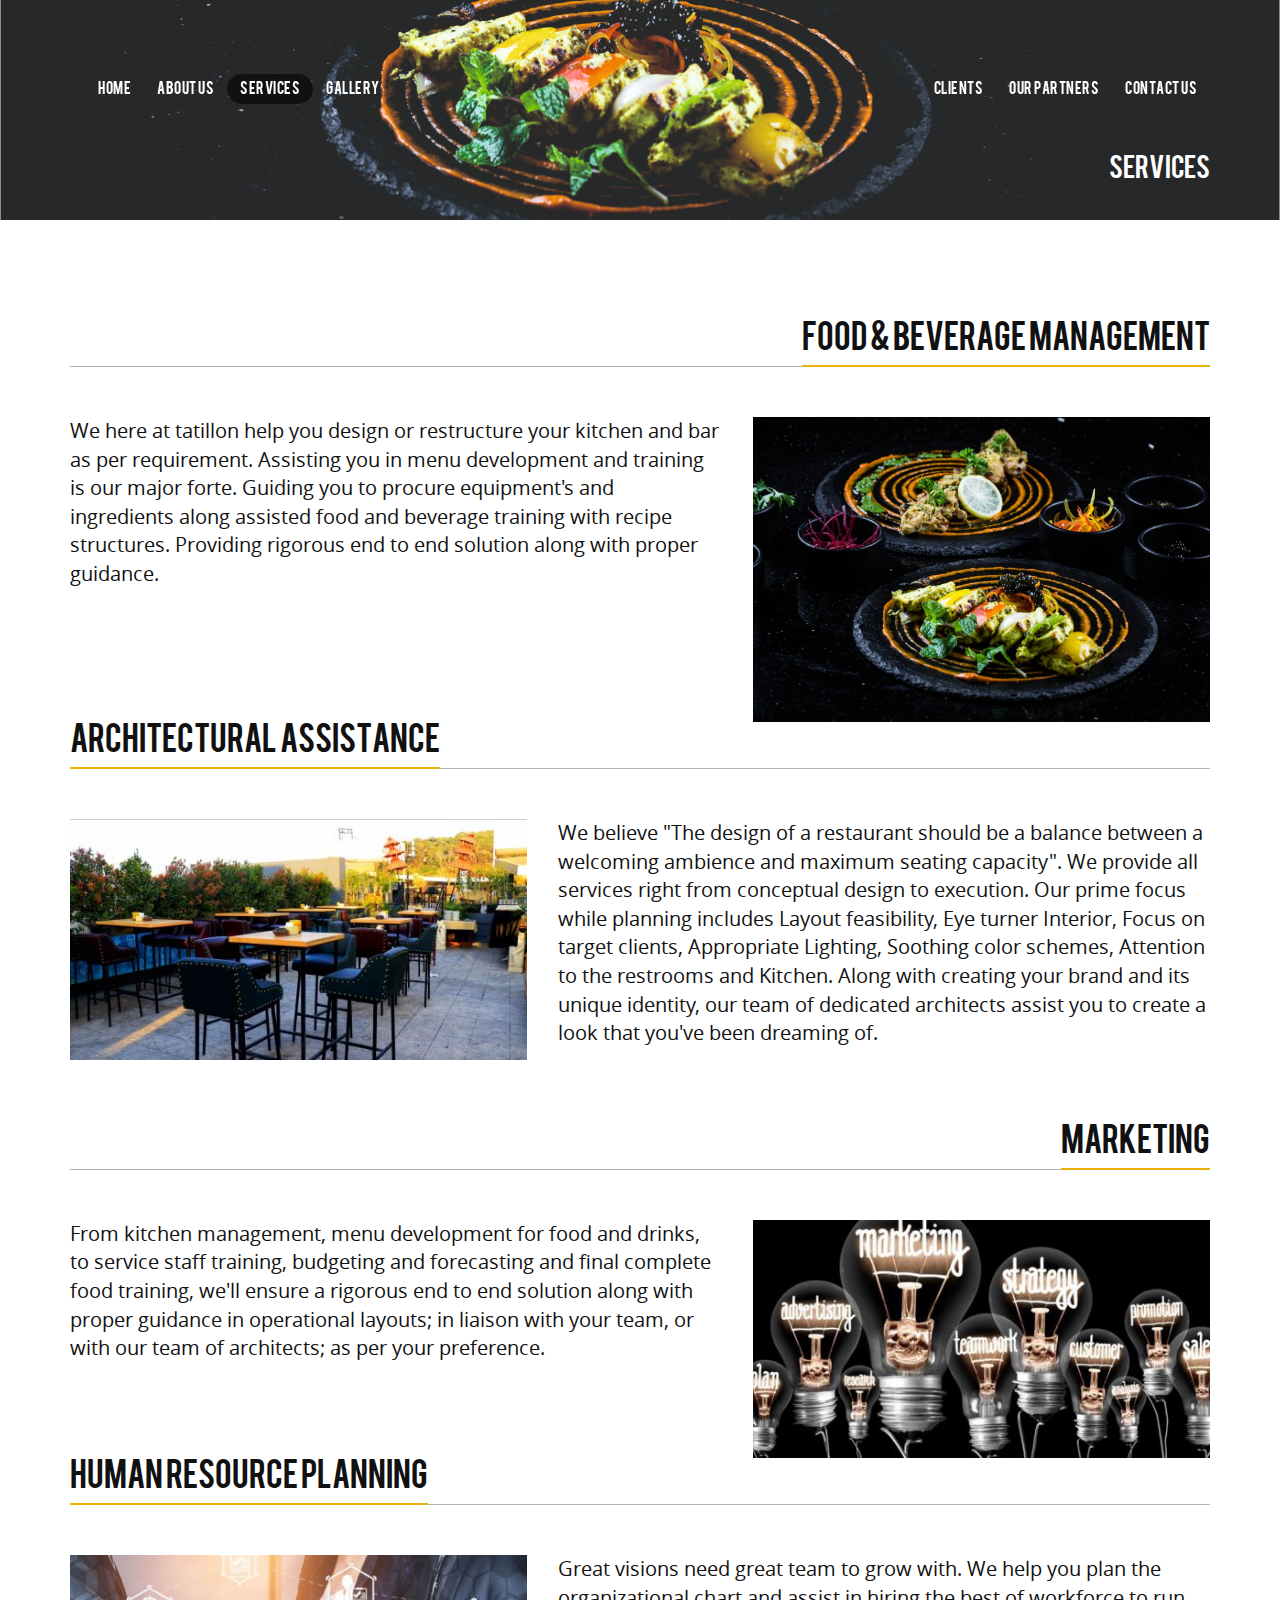
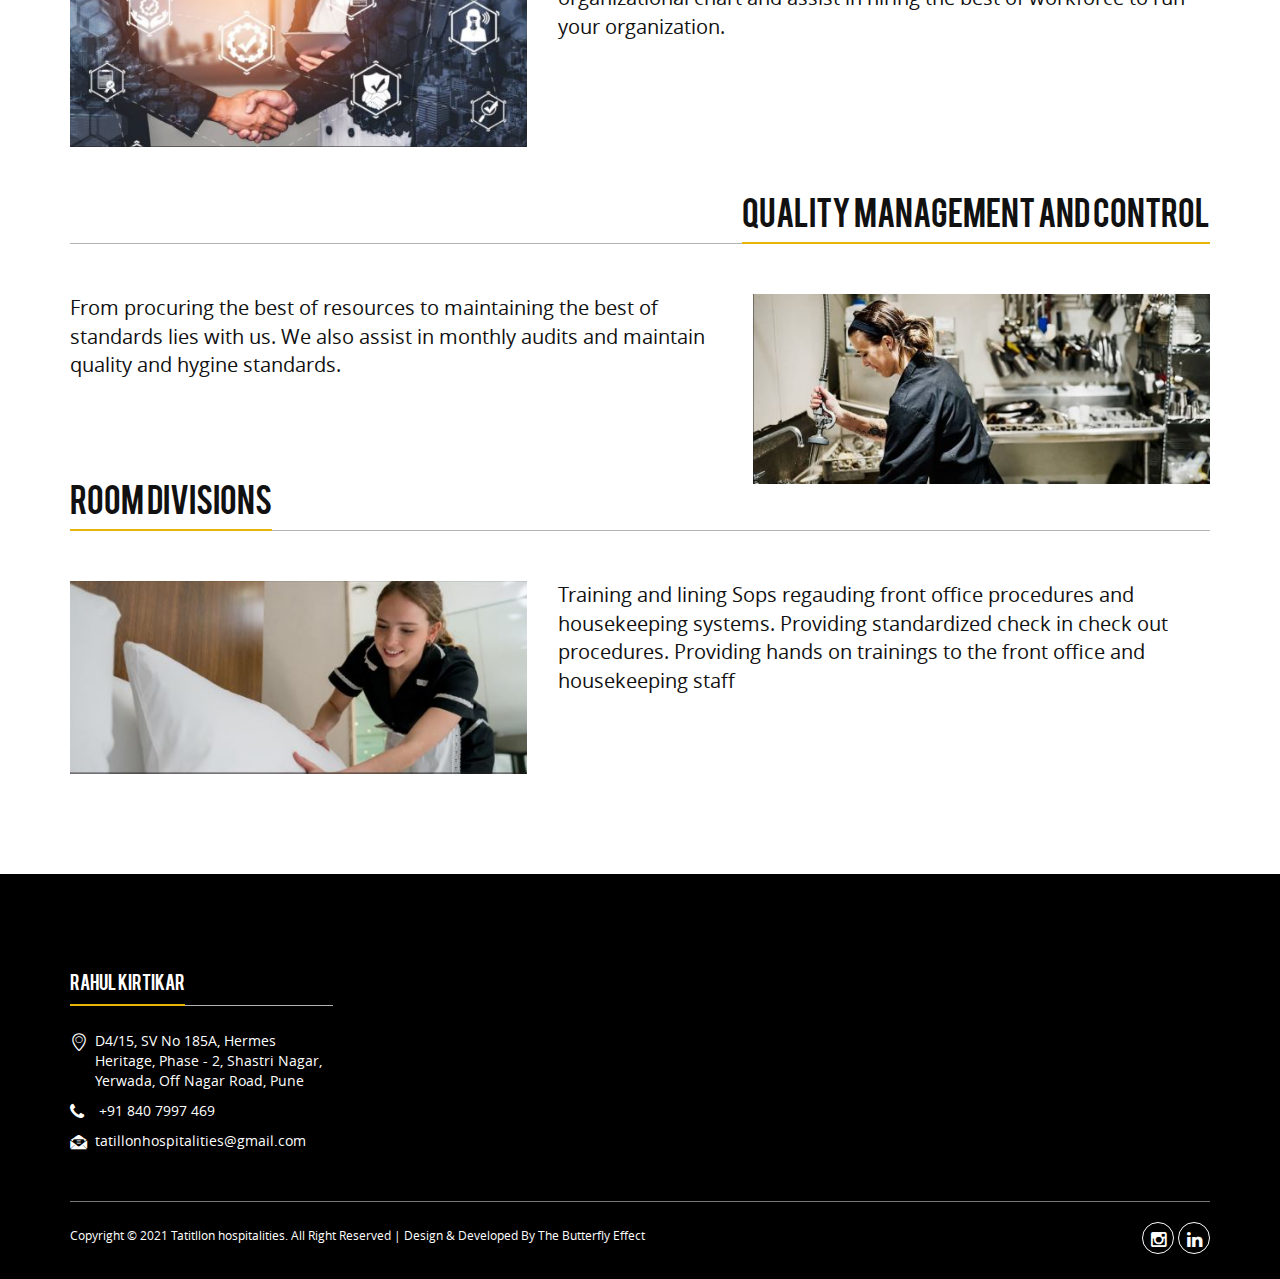
<file: services.html>
<!doctype html>
<html lang="en">
<head>
<meta charset="utf-8">
<meta http-equiv="X-UA-Compatible" content="IE=edge">
<meta name="viewport" content="width=device-width, initial-scale=1">
<title>Tatallion Hospitality</title>
<link rel="stylesheet" type="text/css" href="css/bootstrap.min.css">
<link rel="stylesheet" type="text/css" href="css/font-awesome.min.css">
<link rel="stylesheet" type="text/css" href="css/bistro-icons.css">
<link rel="stylesheet" type="text/css" href="css/animate.min.css">
<link rel="stylesheet" type="text/css" href="css/settings.css">
<link rel="stylesheet" type="text/css" href="css/navigation.css">
<link rel="stylesheet" type="text/css" href="css/owl.carousel.css">
<link rel="stylesheet" type="text/css" href="css/owl.transitions.css">
<link rel="stylesheet" type="text/css" href="css/jquery.fancybox.css">
<link rel="stylesheet" type="text/css" href="css/zerogrid.css">
<link rel="stylesheet" type="text/css" href="css/style.css">
<link rel="stylesheet" type="text/css" href="css/loader.css">
<link rel="stylesheet" type="text/css" href="css/media.css">
<link rel="stylesheet" type="text/css" href="css/header.css">
<link rel="shortcut icon" href="images/favicon1.png">
<style>
    .logo{
        /* border: 1px solid red; */
        width:300px;
        height:450px;
        z-index: 12;
}
.height1{
    height: 300px;
    }

.height2{
height: 300px;
}
.height2 img{
    height: 250px;
}
</style>
</head>
<body>
<!--Loader-->
<div class="loader">
 <div class="spinner">
  <div class="double-bounce1"></div>
  <div class="double-bounce2"></div>
 </div>
</div>
<!--Header-->
<header id="main-navigation">
    <div id="navigation" data-spy="affix" data-offset-top="20">
        <div class="container">
            <div class="row">
                <div class="col-md-12">
                    <nav class="navbar navbar-default">
                        <div class="navbar-header">
                            <button type="button" class="navbar-toggle collapsed" data-toggle="collapse" data-target="#fixed-collapse-navbar" aria-expanded="false"> 
                                <span class="icon-bar top-bar"></span>
                                <span class="icon-bar middle-bar"></span>
                                <span class="icon-bar bottom-bar"></span> 
                            </button>
                        </div>
                        <div id="fixed-collapse-navbar" class="navbar-collapse collapse">
                            <div class="navbar-left-1">
                                <ul class="nav navbar-nav  navbar-left">
                                    <li class="dropdown">
                                        <a href="index.html">Home</a>
                                    </li>
                                    <li>
                                        <a href="about_us.html">About Us</a>
                                    </li>
                                    <li class="active">
                                        <a href="services.html">Services</a>
                                    </li>
                                    <li>
                                        <a href="gallery.html">Gallery</a>
                                    </li>
                                </ul>
                            </div>
                            <div class="navbar-right-1">
                                <ul class="nav navbar-nav  navbar-right">
                                    <li><a href="clients.html">Clients</a></li>
                                    <li><a href="partners.html">Our Partners</a></li>
                                    <li><a href="about_us.html#contact">Contact Us</a></li>
                                </ul> 
                            </div>
                        </div>
                    </nav>
                </div>
            </div>
        </div>
    </div>
</header>

<!--Page header & Title-->
<section id="page_header1">
    <div class="page_title">
      <div class="container">
        <div class="row">
          <div class="col-md-12">
             <h2 class="title">SERVICES</h2>
          </div>
        </div>
      </div>
    </div>  
    </section>

<section id="welcome" class="padding">
        <div class="container">
            <div class="row" id="Food">
                <div class="col-md-12" style="text-align: right;">
                    <h2 class="heading">Food & Beverage Management</h2>
                    <hr class="heading_space">
                </div>
                <div class="col-md-7 col-sm-6">
                    <p class="half_space" style="font-size: 20px;">We here at tatillon help you design or restructure your kitchen and bar as per requirement.
                        Assisting you in menu development and training is our major forte.
                        Guiding you to procure equipment's and ingredients along assisted food and beverage training with recipe structures.
                        Providing rigorous end to end solution along with proper guidance.</p>
                </div>
                <div class="col-md-5 col-sm-6">
                    <img class="img-responsive" src="images/services/1.jpeg" alt="welcome bistro">
                </div>
            </div>
            
            <div class="row" style="padding-bottom: 50px;" id="Architectural">
                <div class="col-md-12">
                    <h2 class="heading">architectural assistance</h2>
                    <hr class="heading_space">
                </div>
                <div class="col-md-5 col-sm-6">
                    <img class="img-responsive" src="images/services/2.JPG" alt="welcome bistro">
                </div>
                <div class="col-md-7 col-sm-6">
                    <p class="half_space" style="font-size: 20px;">We believe "The design of a restaurant should be a balance between a welcoming
                        ambience and maximum seating capacity".
                        We provide all services right from conceptual design to execution.
                        Our prime focus while planning includes Layout feasibility, Eye turner Interior, Focus on target clients,
                        Appropriate Lighting, Soothing color schemes, Attention to the restrooms and Kitchen. Along with
                        creating your brand and its unique identity, our team of dedicated architects
                        assist you to create a look that you've been dreaming of.</p>
                </div>
            </div>
            
            <div class="row" id="Marketing">
                <div class="col-md-12" style="text-align: right;">
                    <h2 class="heading">Marketing</h2>
                    <hr class="heading_space">
                </div>
                <div class="col-md-7 col-sm-6">
                    <p class="half_space" style="font-size: 20px;">From kitchen management, menu development for food and drinks, to 
                        service staff training, budgeting and forecasting and final complete
                        food training, we'll ensure a rigorous end to end solution along
                        with proper guidance in operational layouts; in liaison with your
                        team, or with our team of architects; as per your preference.</p>
                </div>
                <div class="col-md-5 col-sm-6">
                    <img class="img-responsive" src="images/services/3.JPG" alt="welcome bistro">
                </div>
            </div>
            
            <div class="row" style="padding-bottom: 50px;" id="Human">
                <div class="col-md-12">
                    <h2 class="heading">Human Resource Planning</h2>
                    <hr class="heading_space">
                </div>
                <div class="col-md-5 col-sm-6">
                    <img class="img-responsive" src="images/services/4.JPG" alt="welcome bistro">
                </div>
                <div class="col-md-7 col-sm-6">
                    <p class="half_space" style="font-size: 20px;">Great visions need great team to grow with. We help you plan the organizational
                        chart and assist in hiring the best of workforce to run your organization.
                        </p>
                </div>
            </div>
            
            <div class="row">
                <div class="col-md-12" style="text-align: right;">
                    <h2 class="heading">Quality Management And Control</h2>
                    <hr class="heading_space">
                </div>
                <div class="col-md-7 col-sm-6">
                    <p class="half_space" style="font-size: 20px;">From procuring the best of resources to maintaining the best of standards lies with us.
                        We also assist in monthly audits and maintain quality and hygine standards.</p>
                </div>
                <div class="col-md-5 col-sm-6">
                    <img class="img-responsive" src="images/services/5.JPG" alt="welcome bistro">
                </div>
            </div>
            
            <div class="row">
                <div class="col-md-12">
                    <h2 class="heading">Room Divisions</h2>
                    <hr class="heading_space">
                </div>
                <div class="col-md-5 col-sm-6">
                    <img class="img-responsive" src="images/services/6.JPG" alt="welcome bistro">
                </div>
                <div class="col-md-7 col-sm-6">
                    <p class="half_space" style="font-size: 20px;">Training and lining Sops regauding front office procedures and housekeeping
                        systems. Providing standardized check in check out procedures. 
                        Providing hands on trainings to the front office and housekeeping staff</p>
                </div>
            </div>
    
        </div>
</section>     


<footer class="padding-top bg_black">
    <div class="container">
      <div class="row">
        <div class="col-md-3 col-sm-6 footer_column">
          <h4 class="heading">Rahul Kirtikar</h4>
          <hr class="half_space">
          <!-- <p>Restaurant, to consequat ipsum nec sagittis sem.</p> -->
          <p class="address"><i class="icon-location"></i>D4/15, SV No 185A, Hermes Heritage, Phase - 2, Shastri Nagar, Yerwada, Off Nagar Road, Pune</p>
          <p class="address"><i class="fa fa-phone"></i> +91 840 7997 469</p>
          <p class="address"><i class="icon-dollar"></i><a href="mailto:tatillonhospitalities@gmail.com">tatillonhospitalities@gmail.com</a></p>
        </div> 
      </div>
      <div class="row">
       <div class="col-md-12">
          <div class="copyright clearfix">
            <p>Copyright &copy; 2021 Tatitllon hospitalities. All Right Reserved | Design & Developed By The Butterfly Effect</p>
            <ul class="social_icon">
                <li><a href="https://instagram.com/chefrahulkirtikar?utm_medium=copy_link" target="_blank" class="facebook"><i class="fa fa-instagram"></i></a></li>
                <li><a href="https://www.linkedin.com/in/rahul-kirtikar-b8832728" target="_blank" class="twitter"><i class="fa fa-linkedin"></i></a></li>
            </ul>
          </div>
        </div>
      </div>
    </div>
  </footer>
  
  <a href="#" id="back-top"><i class="fa fa-angle-up fa-2x"></i></a>
  
  <script src="js/jquery-2.2.3.js" type="text/javascript"></script>
  <script src="js/bootstrap.min.js" type="text/javascript"></script>
  <script src="js/jquery.themepunch.tools.min.js"></script>
  <script src="js/jquery.themepunch.revolution.min.js"></script>
  <script src="js/revolution.extension.layeranimation.min.js"></script>
  <script src="js/revolution.extension.navigation.min.js"></script>
  <script src="js/revolution.extension.parallax.min.js"></script>
  <script src="js/revolution.extension.slideanims.min.js"></script>
  <script src="js/revolution.extension.video.min.js"></script>
  <script src="js/slider.js" type="text/javascript"></script>
  <script src="js/owl.carousel.min.js" type="text/javascript"></script>
  <script src="js/jquery.parallax-1.1.3.js"></script>
  <script src="js/jquery.mixitup.min.js"></script>
  <script src="js/jquery-countTo.js"></script>
  <script src="js/jquery.appear.js"></script>  
  <script src="js/jquery.fancybox.js"></script>
  <script src="js/functions.js" type="text/javascript"></script>
   
  </body>
  </html>
</file>
<file: css/bistro-icons.css>
@font-face {
	font-family: 'bistro-icons';
	src:url('../fonts/bistro-icons.eot?z74vbr');
	src:url('../fonts/bistro-icons.eot?#iefixz74vbr') format('embedded-opentype'),
		url('../fonts/bistro-icons.ttf?z74vbr') format('truetype'),
		url('../fonts/bistro-icons.woff?z74vbr') format('woff'),
		url('../fonts/bistro-icons.svg?z74vbr#icomoon') format('svg');
	font-weight: normal;
	font-style: normal;
}

[class^="icon-"], [class*=" icon-"] {
	font-family: 'bistro-icons';
	speak: none;
	font-style: normal;
	font-weight: normal;
	font-variant: normal;
	text-transform: none;
	line-height: 1;

	/* Better Font Rendering =========== */
	-webkit-font-smoothing: antialiased;
	-moz-osx-font-smoothing: grayscale;
}


.icon-food:before {
	content: "\1F37D";
}
.icon-architecture:before {
	content: "\1F4CB";
}
.icon-marketing:before {
	content: "\1F5E3";
}
.icon-handshake:before {
	content: "\1F91D";
}


.icon-lungs:before {
	content: "\ebd9";
}
.icon-ambulanc:before {
	content: "\ebda";
}
.icon-first-aid-box:before {
	content: "\ebdb";
}
.icon-ambulance-siren:before {
	content: "\ebdc";
}
.icon-tooth:before {
	content: "\ebdd";
}
.icon-add-tooth:before {
	content: "\ebde";
}
.icon-remove-tooth:before {
	content: "\ebdf";
}
.icon-aids-symbol:before {
	content: "\ebe0";
}
.icon-blood-drop:before {
	content: "\ebe1";
}
.icon-heart-beat:before {
	content: "\ebe2";
}
.icon-blood-bag:before {
	content: "\ebe3";
}
.icon-medicine-bottle:before {
	content: "\ebe4";
}
.icon-brain:before {
	content: "\ebe5";
}
.icon-DNA:before {
	content: "\ebe6";
}
.icon-doctor:before {
	content: "\ebe7";
}
.icon-medical:before {
	content: "\ebe8";
}
.icon-eye6:before {
	content: "\ebe9";
}
.icon-ambulance:before {
	content: "\ebea";
}
.icon-ambulance2:before {
	content: "\ebeb";
}
.icon-ambulance3:before {
	content: "\ebec";
}
.icon-ambulance4:before {
	content: "\ebed";
}
.icon-medical2:before {
	content: "\ebee";
}
.icon-kidney:before {
	content: "\ebef";
}
.icon-kidney2:before {
	content: "\ebf0";
}
.icon-stomach:before {
	content: "\ebf1";
}
.icon-liver:before {
	content: "\ebf2";
}
.icon-heart10:before {
	content: "\ebf3";
}
.icon-lungs2:before {
	content: "\ebf4";
}
.icon-lung .path1:before {
	content: "\ebf5";
	color: rgb(245, 245, 245);
}
.icon-lung .path2:before {
	content: "\ebf6";
	margin-left: -1em;
	color: rgb(245, 245, 245);
}
.icon-lung .path3:before {
	content: "\ebf7";
	margin-left: -1em;
	color: rgb(245, 245, 245);
}
.icon-lung .path4:before {
	content: "\ebf8";
	margin-left: -1em;
	color: rgb(0, 0, 0);
}
.icon-patient-bed:before {
	content: "\ebf9";
}
.icon-patientbed:before {
	content: "\ebfa";
}
.icon-dropper:before {
	content: "\ebfb";
}
.icon-injection2:before {
	content: "\ebfc";
}
.icon-injection3:before {
	content: "\ebfd";
}
.icon-blood-bag2:before {
	content: "\ebfe";
}
.icon-tablet6:before {
	content: "\ebff";
}
.icon-first-aid-box2:before {
	content: "\ec00";
}
.icon-prescription-pad:before {
	content: "\ec01";
}
.icon-Medicine-bottle:before {
	content: "\ec02";
}
.icon-tablets:before {
	content: "\ec03";
}
.icon-air-ambulance-helicopter:before {
	content: "\ec04";
}
.icon-mortar-pestle:before {
	content: "\ec05";
}
.icon-ecg-line:before {
	content: "\ec06";
}
.icon-currency:before {
	content: "\e600";
}
.icon-dollar:before {
	content: "\e601";
}
.icon-yen:before {
	content: "\e603";
}
.icon-euro:before {
	content: "\e604";
}
.icon-locklockerstreamline:before {
	content: "\e605";
}
.icon-caddieshopshoppingstreamline:before {
	content: "\e606";
}
.icon-caddieshoppingstreamline:before {
	content: "\e607";
}
.icon-icons9:before {
	content: "\e608";
}
.icon-icons20:before {
	content: "\e609";
}
.icon-icons100:before {
	content: "\e60a";
}
.icon-icons104:before {
	content: "\e60b";
}
.icon-icons116:before {
	content: "\e60c";
}
.icon-icons152:before {
	content: "\e60d";
}
.icon-icons170:before {
	content: "\e60e";
}
.icon-icons185:before {
	content: "\e60f";
}
.icon-icons202:before {
	content: "\e610";
}
.icon-icons206:before {
	content: "\e611";
}
.icon-icons214:before {
	content: "\e612";
}
.icon-icons236:before {
	content: "\e613";
}
.icon-icons240:before {
	content: "\e614";
}
.icon-map:before {
	content: "\e615";
}
.icon-pound:before {
	content: "\e602";
}
.icon-truck:before {
	content: "\e616";
}
.icon-heart:before {
	content: "\e617";
}
.icon-cloud:before {
	content: "\e618";
}
.icon-star:before {
	content: "\e619";
}
.icon-tv:before {
	content: "\e61a";
}
.icon-sound:before {
	content: "\e61b";
}
.icon-video:before {
	content: "\e61c";
}
.icon-trash:before {
	content: "\e61d";
}
.icon-user:before {
	content: "\e61e";
}
.icon-key:before {
	content: "\e61f";
}
.icon-search:before {
	content: "\e620";
}
.icon-settings:before {
	content: "\e621";
}
.icon-camera:before {
	content: "\e622";
}
.icon-tag:before {
	content: "\e623";
}
.icon-lock:before {
	content: "\e624";
}
.icon-bulb:before {
	content: "\e625";
}
.icon-pen:before {
	content: "\e626";
}
.icon-diamond:before {
	content: "\e627";
}
.icon-display:before {
	content: "\e628";
}
.icon-location:before {
	content: "\e629";
}
.icon-eye:before {
	content: "\e62a";
}
.icon-bubble:before {
	content: "\e62b";
}
.icon-stack:before {
	content: "\e62c";
}
.icon-cup:before {
	content: "\e62d";
}
.icon-phone:before {
	content: "\e62e";
}
.icon-news:before {
	content: "\e62f";
}
.icon-mail:before {
	content: "\e630";
}
.icon-like:before {
	content: "\e631";
}
.icon-photo:before {
	content: "\e632";
}
.icon-note:before {
	content: "\e633";
}
.icon-clock:before {
	content: "\e634";
}
.icon-paperplane:before {
	content: "\e635";
}
.icon-params:before {
	content: "\e636";
}
.icon-banknote:before {
	content: "\e637";
}
.icon-data:before {
	content: "\e638";
}
.icon-music:before {
	content: "\e639";
}
.icon-megaphone:before {
	content: "\e63a";
}
.icon-study:before {
	content: "\e63b";
}
.icon-lab:before {
	content: "\e63c";
}
.icon-food:before {
	content: "\e63d";
}
.icon-t-shirt:before {
	content: "\e63e";
}
.icon-fire:before {
	content: "\e63f";
}
.icon-clip:before {
	content: "\e640";
}
.icon-shop:before {
	content: "\e641";
}
.icon-calendar:before {
	content: "\e642";
}
.icon-wallet:before {
	content: "\e643";
}
.icon-vynil:before {
	content: "\e644";
}
.icon-truck2:before {
	content: "\e645";
}
.icon-world:before {
	content: "\e646";
}
.icon-mobile:before {
	content: "\e000";
}
.icon-laptop:before {
	content: "\e001";
}
.icon-desktop:before {
	content: "\e002";
}
.icon-tablet:before {
	content: "\e003";
}
.icon-phone2:before {
	content: "\e004";
}
.icon-document:before {
	content: "\e005";
}
.icon-documents:before {
	content: "\e006";
}
.icon-search2:before {
	content: "\e007";
}
.icon-clipboard:before {
	content: "\e008";
}
.icon-newspaper:before {
	content: "\e009";
}
.icon-notebook:before {
	content: "\e00a";
}
.icon-book-open:before {
	content: "\e00b";
}
.icon-browser:before {
	content: "\e00c";
}
.icon-calendar2:before {
	content: "\e00d";
}
.icon-presentation:before {
	content: "\e00e";
}
.icon-picture:before {
	content: "\e00f";
}
.icon-pictures:before {
	content: "\e010";
}
.icon-video2:before {
	content: "\e011";
}
.icon-camera2:before {
	content: "\e012";
}
.icon-printer:before {
	content: "\e013";
}
.icon-toolbox:before {
	content: "\e014";
}
.icon-briefcase:before {
	content: "\e015";
}
.icon-wallet2:before {
	content: "\e016";
}
.icon-gift:before {
	content: "\e017";
}
.icon-bargraph:before {
	content: "\e018";
}
.icon-grid:before {
	content: "\e019";
}
.icon-expand:before {
	content: "\e01a";
}
.icon-focus:before {
	content: "\e01b";
}
.icon-edit:before {
	content: "\e01c";
}
.icon-adjustments:before {
	content: "\e01d";
}
.icon-ribbon:before {
	content: "\e01e";
}
.icon-hourglass:before {
	content: "\e01f";
}
.icon-lock2:before {
	content: "\e020";
}
.icon-megaphone2:before {
	content: "\e021";
}
.icon-shield:before {
	content: "\e022";
}
.icon-trophy:before {
	content: "\e023";
}
.icon-flag:before {
	content: "\e024";
}
.icon-map3:before {
	content: "\e025";
}
.icon-puzzle:before {
	content: "\e026";
}
.icon-basket:before {
	content: "\e027";
}
.icon-envelope:before {
	content: "\e028";
}
.icon-streetsign:before {
	content: "\e029";
}
.icon-telescope:before {
	content: "\e02a";
}
.icon-gears:before {
	content: "\e02b";
}
.icon-key3:before {
	content: "\e02c";
}
.icon-paperclip:before {
	content: "\e02d";
}
.icon-attachment:before {
	content: "\e02e";
}
.icon-pricetags:before {
	content: "\e02f";
}
.icon-lightbulb:before {
	content: "\e030";
}
.icon-layers:before {
	content: "\e031";
}
.icon-pencil:before {
	content: "\e032";
}
.icon-tools:before {
	content: "\e033";
}
.icon-tools-2:before {
	content: "\e034";
}
.icon-scissors:before {
	content: "\e035";
}
.icon-paintbrush:before {
	content: "\e036";
}
.icon-magnifying-glass:before {
	content: "\e037";
}
.icon-circle-compass:before {
	content: "\e038";
}
.icon-linegraph:before {
	content: "\e039";
}
.icon-mic:before {
	content: "\e03a";
}
.icon-strategy:before {
	content: "\e03b";
}
.icon-beaker:before {
	content: "\e03c";
}
.icon-caution:before {
	content: "\e03d";
}
.icon-recycle:before {
	content: "\e03e";
}
.icon-anchor:before {
	content: "\e03f";
}
.icon-profile-male:before {
	content: "\e040";
}
.icon-profile-female:before {
	content: "\e041";
}
.icon-bike:before {
	content: "\e042";
}
.icon-wine:before {
	content: "\e043";
}
.icon-hotairballoon:before {
	content: "\e044";
}
.icon-globe:before {
	content: "\e045";
}
.icon-genius:before {
	content: "\e046";
}
.icon-map-pin:before {
	content: "\e047";
}
.icon-dial:before {
	content: "\e048";
}
.icon-chat:before {
	content: "\e049";
}
.icon-heart2:before {
	content: "\e04a";
}
.icon-cloud2:before {
	content: "\e04b";
}
.icon-upload:before {
	content: "\e04c";
}
.icon-download:before {
	content: "\e04d";
}
.icon-target:before {
	content: "\e04e";
}
.icon-hazardous:before {
	content: "\e04f";
}
.icon-piechart:before {
	content: "\e050";
}
.icon-speedometer:before {
	content: "\e051";
}
.icon-global:before {
	content: "\e052";
}
.icon-compass:before {
	content: "\e053";
}
.icon-lifesaver:before {
	content: "\e054";
}
.icon-clock3:before {
	content: "\e055";
}
.icon-aperture:before {
	content: "\e056";
}
.icon-quote:before {
	content: "\e057";
}
.icon-scope:before {
	content: "\e058";
}
.icon-alarmclock:before {
	content: "\e059";
}
.icon-refresh:before {
	content: "\e05a";
}
.icon-happy:before {
	content: "\e05b";
}
.icon-sad:before {
	content: "\e05c";
}
.icon-facebook:before {
	content: "\e05d";
}
.icon-twitter:before {
	content: "\e05e";
}
.icon-googleplus:before {
	content: "\e05f";
}
.icon-rss:before {
	content: "\e060";
}
.icon-tumblr:before {
	content: "\e061";
}
.icon-linkedin:before {
	content: "\e062";
}
.icon-dribbble:before {
	content: "\e063";
}
.icon-number:before {
	content: "\e647";
}
.icon-number2:before {
	content: "\e648";
}
.icon-number3:before {
	content: "\e649";
}
.icon-number4:before {
	content: "\e64a";
}
.icon-number5:before {
	content: "\e64b";
}
.icon-number6:before {
	content: "\e64c";
}
.icon-number7:before {
	content: "\e64d";
}
.icon-number8:before {
	content: "\e64e";
}
.icon-number9:before {
	content: "\e64f";
}
.icon-number10:before {
	content: "\e650";
}
.icon-number11:before {
	content: "\e651";
}
.icon-number12:before {
	content: "\e652";
}
.icon-number13:before {
	content: "\e653";
}
.icon-number14:before {
	content: "\e654";
}
.icon-number15:before {
	content: "\e655";
}
.icon-number16:before {
	content: "\e656";
}
.icon-number17:before {
	content: "\e657";
}
.icon-number18:before {
	content: "\e658";
}
.icon-number19:before {
	content: "\e659";
}
.icon-number20:before {
	content: "\e65a";
}
.icon-quote2:before {
	content: "\e65b";
}
.icon-quote3:before {
	content: "\e65c";
}
.icon-tag2:before {
	content: "\e65d";
}
.icon-tag3:before {
	content: "\e65e";
}
.icon-link:before {
	content: "\e65f";
}
.icon-link2:before {
	content: "\e660";
}
.icon-cabinet:before {
	content: "\e661";
}
.icon-cabinet2:before {
	content: "\e662";
}
.icon-calendar3:before {
	content: "\e663";
}
.icon-calendar4:before {
	content: "\e664";
}
.icon-calendar5:before {
	content: "\e665";
}
.icon-file:before {
	content: "\e666";
}
.icon-file2:before {
	content: "\e667";
}
.icon-file3:before {
	content: "\e668";
}
.icon-files:before {
	content: "\e669";
}
.icon-phone3:before {
	content: "\e66a";
}
.icon-tablet2:before {
	content: "\e66b";
}
.icon-window:before {
	content: "\e66c";
}
.icon-monitor:before {
	content: "\e66d";
}
.icon-ipod:before {
	content: "\e66e";
}
.icon-tv2:before {
	content: "\e66f";
}
.icon-camera3:before {
	content: "\e670";
}
.icon-camera4:before {
	content: "\e671";
}
.icon-camera5:before {
	content: "\e672";
}
.icon-film:before {
	content: "\e673";
}
.icon-film2:before {
	content: "\e674";
}
.icon-film3:before {
	content: "\e675";
}
.icon-microphone:before {
	content: "\e676";
}
.icon-microphone2:before {
	content: "\e677";
}
.icon-microphone3:before {
	content: "\e678";
}
.icon-drink:before {
	content: "\e679";
}
.icon-drink2:before {
	content: "\e67a";
}
.icon-drink3:before {
	content: "\e67b";
}
.icon-drink4:before {
	content: "\e67c";
}
.icon-coffee:before {
	content: "\e67d";
}
.icon-mug:before {
	content: "\e67e";
}
.icon-icecream:before {
	content: "\e67f";
}
.icon-cake:before {
	content: "\e680";
}
.icon-inbox:before {
	content: "\e681";
}
.icon-download4:before {
	content: "\e682";
}
.icon-upload4:before {
	content: "\e683";
}
.icon-inbox2:before {
	content: "\e684";
}
.icon-checkmark:before {
	content: "\e685";
}
.icon-checkmark3:before {
	content: "\e686";
}
.icon-cancel:before {
	content: "\e687";
}
.icon-cancel2:before {
	content: "\e688";
}
.icon-plus:before {
	content: "\e689";
}
.icon-plus2:before {
	content: "\e68a";
}
.icon-minus:before {
	content: "\e68b";
}
.icon-minus2:before {
	content: "\e68c";
}
.icon-notice:before {
	content: "\e68d";
}
.icon-notice2:before {
	content: "\e68e";
}
.icon-cog:before {
	content: "\e68f";
}
.icon-cogs:before {
	content: "\e690";
}
.icon-cog2:before {
	content: "\e691";
}
.icon-warning:before {
	content: "\e692";
}
.icon-health:before {
	content: "\e693";
}
.icon-suitcase:before {
	content: "\e694";
}
.icon-suitcase2:before {
	content: "\e695";
}
.icon-suitcase3:before {
	content: "\e696";
}
.icon-picture2:before {
	content: "\e697";
}
.icon-pictures2:before {
	content: "\e698";
}
.icon-pictures3:before {
	content: "\e699";
}
.icon-android:before {
	content: "\e69a";
}
.icon-marvin:before {
	content: "\e69b";
}
.icon-pacman:before {
	content: "\e69c";
}
.icon-cassette:before {
	content: "\e69d";
}
.icon-watch:before {
	content: "\e69e";
}
.icon-chronometer:before {
	content: "\e69f";
}
.icon-watch2:before {
	content: "\e6a0";
}
.icon-alarmclock2:before {
	content: "\e6a1";
}
.icon-time:before {
	content: "\e6a2";
}
.icon-time2:before {
	content: "\e6a3";
}
.icon-headphones:before {
	content: "\e6a4";
}
.icon-wallet3:before {
	content: "\e6a5";
}
.icon-checkmark4:before {
	content: "\e6a6";
}
.icon-cancel3:before {
	content: "\e6a7";
}
.icon-eye2:before {
	content: "\e6a8";
}
.icon-position:before {
	content: "\e6a9";
}
.icon-sitemap:before {
	content: "\e6aa";
}
.icon-sitemap2:before {
	content: "\e6ab";
}
.icon-cloud3:before {
	content: "\e6ac";
}
.icon-upload5:before {
	content: "\e6ad";
}
.icon-chart:before {
	content: "\e6ae";
}
.icon-chart2:before {
	content: "\e6af";
}
.icon-chart3:before {
	content: "\e6b0";
}
.icon-chart4:before {
	content: "\e6b1";
}
.icon-chart5:before {
	content: "\e6b2";
}
.icon-chart6:before {
	content: "\e6b3";
}
.icon-location3:before {
	content: "\e6b4";
}
.icon-download5:before {
	content: "\e6b5";
}
.icon-basket2:before {
	content: "\e6b6";
}
.icon-folder:before {
	content: "\e6b7";
}
.icon-gamepad:before {
	content: "\e6b8";
}
.icon-alarm:before {
	content: "\e6b9";
}
.icon-alarm-cancel:before {
	content: "\e6ba";
}
.icon-phone4:before {
	content: "\e6bb";
}
.icon-phone5:before {
	content: "\e6bc";
}
.icon-image:before {
	content: "\e6bd";
}
.icon-open:before {
	content: "\e6be";
}
.icon-sale:before {
	content: "\e6bf";
}
.icon-direction:before {
	content: "\e6c0";
}
.icon-map4:before {
	content: "\e6c1";
}
.icon-trashcan:before {
	content: "\e6c2";
}
.icon-vote:before {
	content: "\e6c3";
}
.icon-graduate:before {
	content: "\e6c4";
}
.icon-lab2:before {
	content: "\e6c5";
}
.icon-tie:before {
	content: "\e6c6";
}
.icon-football:before {
	content: "\e6c7";
}
.icon-eightball:before {
	content: "\e6c8";
}
.icon-bowling:before {
	content: "\e6c9";
}
.icon-bowlingpin:before {
	content: "\e6ca";
}
.icon-baseball:before {
	content: "\e6cb";
}
.icon-soccer:before {
	content: "\e6cc";
}
.icon-3dglasses:before {
	content: "\e6cd";
}
.icon-microwave:before {
	content: "\e6ce";
}
.icon-refrigerator:before {
	content: "\e6cf";
}
.icon-oven:before {
	content: "\e6d0";
}
.icon-washingmachine:before {
	content: "\e6d1";
}
.icon-mouse:before {
	content: "\e6d2";
}
.icon-smiley:before {
	content: "\e6d3";
}
.icon-sad3:before {
	content: "\e6d4";
}
.icon-mute:before {
	content: "\e6d5";
}
.icon-hand:before {
	content: "\e6d6";
}
.icon-radio:before {
	content: "\e6d7";
}
.icon-satellite:before {
	content: "\e6d8";
}
.icon-medal:before {
	content: "\e6d9";
}
.icon-medal2:before {
	content: "\e6da";
}
.icon-switch:before {
	content: "\e6db";
}
.icon-key4:before {
	content: "\e6dc";
}
.icon-cord:before {
	content: "\e6dd";
}
.icon-locked:before {
	content: "\e6de";
}
.icon-unlocked:before {
	content: "\e6df";
}
.icon-locked2:before {
	content: "\e6e0";
}
.icon-unlocked2:before {
	content: "\e6e1";
}
.icon-magnifier:before {
	content: "\e6e2";
}
.icon-zoomin:before {
	content: "\e6e3";
}
.icon-zoomout:before {
	content: "\e6e4";
}
.icon-stack2:before {
	content: "\e6e5";
}
.icon-stack3:before {
	content: "\e6e6";
}
.icon-stack4:before {
	content: "\e6e7";
}
.icon-davidstar:before {
	content: "\e6e8";
}
.icon-cross:before {
	content: "\e6e9";
}
.icon-moonandstar:before {
	content: "\e6ea";
}
.icon-transformers:before {
	content: "\e6eb";
}
.icon-batman:before {
	content: "\e6ec";
}
.icon-spaceinvaders:before {
	content: "\e6ed";
}
.icon-skeletor:before {
	content: "\e6ee";
}
.icon-lamp:before {
	content: "\e6ef";
}
.icon-lamp2:before {
	content: "\e6f0";
}
.icon-umbrella:before {
	content: "\e6f1";
}
.icon-streetlight:before {
	content: "\e6f2";
}
.icon-bomb:before {
	content: "\e6f3";
}
.icon-archive:before {
	content: "\e6f4";
}
.icon-battery:before {
	content: "\e6f5";
}
.icon-battery2:before {
	content: "\e6f6";
}
.icon-battery3:before {
	content: "\e6f7";
}
.icon-battery4:before {
	content: "\e6f8";
}
.icon-battery5:before {
	content: "\e6f9";
}
.icon-megaphone3:before {
	content: "\e6fa";
}
.icon-megaphone4:before {
	content: "\e6fb";
}
.icon-patch:before {
	content: "\e6fc";
}
.icon-pil:before {
	content: "\e6fd";
}
.icon-injection:before {
	content: "\e6fe";
}
.icon-thermometer:before {
	content: "\e6ff";
}
.icon-lamp3:before {
	content: "\e700";
}
.icon-lamp4:before {
	content: "\e701";
}
.icon-lamp5:before {
	content: "\e702";
}
.icon-cube:before {
	content: "\e703";
}
.icon-box:before {
	content: "\e704";
}
.icon-box2:before {
	content: "\e705";
}
.icon-diamond2:before {
	content: "\e706";
}
.icon-bag:before {
	content: "\e707";
}
.icon-moneybag:before {
	content: "\e708";
}
.icon-grid2:before {
	content: "\e709";
}
.icon-grid3:before {
	content: "\e70a";
}
.icon-list:before {
	content: "\e70b";
}
.icon-list3:before {
	content: "\e70c";
}
.icon-ruler:before {
	content: "\e70d";
}
.icon-ruler2:before {
	content: "\e70e";
}
.icon-layout:before {
	content: "\e70f";
}
.icon-layout2:before {
	content: "\e710";
}
.icon-layout3:before {
	content: "\e711";
}
.icon-layout4:before {
	content: "\e712";
}
.icon-layout5:before {
	content: "\e713";
}
.icon-layout6:before {
	content: "\e714";
}
.icon-layout7:before {
	content: "\e715";
}
.icon-layout8:before {
	content: "\e716";
}
.icon-layout9:before {
	content: "\e717";
}
.icon-layout10:before {
	content: "\e718";
}
.icon-layout11:before {
	content: "\e719";
}
.icon-layout12:before {
	content: "\e71a";
}
.icon-layout13:before {
	content: "\e71b";
}
.icon-layout14:before {
	content: "\e71c";
}
.icon-tools2:before {
	content: "\e71d";
}
.icon-screwdriver:before {
	content: "\e71e";
}
.icon-paint:before {
	content: "\e71f";
}
.icon-hammer:before {
	content: "\e720";
}
.icon-brush:before {
	content: "\e721";
}
.icon-pen2:before {
	content: "\e722";
}
.icon-chat2:before {
	content: "\e723";
}
.icon-comments:before {
	content: "\e724";
}
.icon-chat3:before {
	content: "\e725";
}
.icon-chat4:before {
	content: "\e726";
}
.icon-volume:before {
	content: "\e727";
}
.icon-volume2:before {
	content: "\e728";
}
.icon-volume3:before {
	content: "\e729";
}
.icon-equalizer:before {
	content: "\e72a";
}
.icon-resize:before {
	content: "\e72b";
}
.icon-resize2:before {
	content: "\e72c";
}
.icon-stretch:before {
	content: "\e72d";
}
.icon-narrow:before {
	content: "\e72e";
}
.icon-resize3:before {
	content: "\e72f";
}
.icon-download6:before {
	content: "\e730";
}
.icon-calculator:before {
	content: "\e731";
}
.icon-library:before {
	content: "\e732";
}
.icon-auction:before {
	content: "\e733";
}
.icon-justice:before {
	content: "\e734";
}
.icon-stats:before {
	content: "\e735";
}
.icon-stats2:before {
	content: "\e736";
}
.icon-attachment2:before {
	content: "\e737";
}
.icon-hourglass2:before {
	content: "\e738";
}
.icon-abacus:before {
	content: "\e739";
}
.icon-pencil3:before {
	content: "\e73a";
}
.icon-pen3:before {
	content: "\e73b";
}
.icon-pin:before {
	content: "\e73c";
}
.icon-pin2:before {
	content: "\e73d";
}
.icon-discout:before {
	content: "\e73e";
}
.icon-edit2:before {
	content: "\e73f";
}
.icon-scissors2:before {
	content: "\e740";
}
.icon-profile:before {
	content: "\e741";
}
.icon-profile2:before {
	content: "\e742";
}
.icon-profile3:before {
	content: "\e743";
}
.icon-rotate:before {
	content: "\e744";
}
.icon-rotate2:before {
	content: "\e745";
}
.icon-reply:before {
	content: "\e746";
}
.icon-forward:before {
	content: "\e747";
}
.icon-retweet:before {
	content: "\e748";
}
.icon-shuffle:before {
	content: "\e749";
}
.icon-loop:before {
	content: "\e74a";
}
.icon-crop:before {
	content: "\e74b";
}
.icon-square:before {
	content: "\e74c";
}
.icon-square2:before {
	content: "\e74d";
}
.icon-circle:before {
	content: "\e74e";
}
.icon-dollar2:before {
	content: "\e74f";
}
.icon-dollar3:before {
	content: "\e750";
}
.icon-coins:before {
	content: "\e751";
}
.icon-pig:before {
	content: "\e752";
}
.icon-bookmark:before {
	content: "\e753";
}
.icon-bookmark2:before {
	content: "\e754";
}
.icon-addressbook:before {
	content: "\e755";
}
.icon-addressbook2:before {
	content: "\e756";
}
.icon-safe:before {
	content: "\e757";
}
.icon-envelope2:before {
	content: "\e758";
}
.icon-envelope3:before {
	content: "\e759";
}
.icon-radioactive:before {
	content: "\e75a";
}
.icon-music2:before {
	content: "\e75b";
}
.icon-presentation2:before {
	content: "\e75c";
}
.icon-male:before {
	content: "\e75d";
}
.icon-female:before {
	content: "\e75e";
}
.icon-aids:before {
	content: "\e75f";
}
.icon-heart3:before {
	content: "\e760";
}
.icon-info:before {
	content: "\e761";
}
.icon-info2:before {
	content: "\e762";
}
.icon-piano:before {
	content: "\e763";
}
.icon-rain:before {
	content: "\e764";
}
.icon-snow:before {
	content: "\e765";
}
.icon-lightning:before {
	content: "\e766";
}
.icon-sun:before {
	content: "\e767";
}
.icon-moon:before {
	content: "\e768";
}
.icon-cloudy:before {
	content: "\e769";
}
.icon-cloudy2:before {
	content: "\e76a";
}
.icon-car:before {
	content: "\e76b";
}
.icon-bike2:before {
	content: "\e76c";
}
.icon-truck3:before {
	content: "\e76d";
}
.icon-bus:before {
	content: "\e76e";
}
.icon-bike3:before {
	content: "\e76f";
}
.icon-plane:before {
	content: "\e770";
}
.icon-paperplane2:before {
	content: "\e771";
}
.icon-rocket:before {
	content: "\e772";
}
.icon-book:before {
	content: "\e773";
}
.icon-book2:before {
	content: "\e774";
}
.icon-barcode:before {
	content: "\e775";
}
.icon-barcode2:before {
	content: "\e776";
}
.icon-expand2:before {
	content: "\e777";
}
.icon-collapse:before {
	content: "\e778";
}
.icon-popout:before {
	content: "\e779";
}
.icon-popin:before {
	content: "\e77a";
}
.icon-target2:before {
	content: "\e77b";
}
.icon-badge:before {
	content: "\e77c";
}
.icon-badge2:before {
	content: "\e77d";
}
.icon-ticket:before {
	content: "\e77e";
}
.icon-ticket2:before {
	content: "\e77f";
}
.icon-ticket3:before {
	content: "\e780";
}
.icon-microphone4:before {
	content: "\e781";
}
.icon-cone:before {
	content: "\e782";
}
.icon-blocked:before {
	content: "\e783";
}
.icon-stop:before {
	content: "\e784";
}
.icon-keyboard:before {
	content: "\e785";
}
.icon-keyboard2:before {
	content: "\e786";
}
.icon-radio2:before {
	content: "\e787";
}
.icon-printer2:before {
	content: "\e788";
}
.icon-checked:before {
	content: "\e789";
}
.icon-error:before {
	content: "\e78a";
}
.icon-add:before {
	content: "\e78b";
}
.icon-minus3:before {
	content: "\e78c";
}
.icon-alert:before {
	content: "\e78d";
}
.icon-pictures4:before {
	content: "\e78e";
}
.icon-atom:before {
	content: "\e78f";
}
.icon-eyedropper:before {
	content: "\e790";
}
.icon-globe2:before {
	content: "\e791";
}
.icon-globe3:before {
	content: "\e792";
}
.icon-shipping:before {
	content: "\e793";
}
.icon-yingyang:before {
	content: "\e794";
}
.icon-compass3:before {
	content: "\e795";
}
.icon-zip:before {
	content: "\e796";
}
.icon-zip2:before {
	content: "\e797";
}
.icon-anchor2:before {
	content: "\e798";
}
.icon-lockedheart:before {
	content: "\e799";
}
.icon-magnet:before {
	content: "\e79a";
}
.icon-navigation:before {
	content: "\e79b";
}
.icon-tags:before {
	content: "\e79c";
}
.icon-heart4:before {
	content: "\e79d";
}
.icon-heart5:before {
	content: "\e79e";
}
.icon-usb:before {
	content: "\e79f";
}
.icon-clipboard2:before {
	content: "\e7a0";
}
.icon-clipboard3:before {
	content: "\e7a1";
}
.icon-clipboard4:before {
	content: "\e7a2";
}
.icon-switch2:before {
	content: "\e7a3";
}
.icon-ruler3:before {
	content: "\e7a4";
}
.icon-add-to-list:before {
	content: "\e7a5";
}
.icon-classic-computer:before {
	content: "\e7a6";
}
.icon-controller-fast-backward:before {
	content: "\e7a7";
}
.icon-creative-commons-attribution:before {
	content: "\e7a8";
}
.icon-creative-commons-noderivs:before {
	content: "\e7a9";
}
.icon-creative-commons-noncommercial-eu:before {
	content: "\e7aa";
}
.icon-creative-commons-noncommercial-us:before {
	content: "\e7ab";
}
.icon-creative-commons-public-domain:before {
	content: "\e7ac";
}
.icon-creative-commons-remix:before {
	content: "\e7ad";
}
.icon-creative-commons-share:before {
	content: "\e7ae";
}
.icon-creative-commons-sharealike:before {
	content: "\e7af";
}
.icon-creative-commons:before {
	content: "\e7b0";
}
.icon-document-landscape:before {
	content: "\e7b1";
}
.icon-remove-user:before {
	content: "\e7b2";
}
.icon-warning2:before {
	content: "\e7b3";
}
.icon-arrow-bold-down:before {
	content: "\e7b4";
}
.icon-arrow-bold-left:before {
	content: "\e7b5";
}
.icon-arrow-bold-right:before {
	content: "\e7b6";
}
.icon-arrow-bold-up:before {
	content: "\e7b7";
}
.icon-arrow-down:before {
	content: "\e7b8";
}
.icon-arrow-left:before {
	content: "\e7b9";
}
.icon-arrow-long-down:before {
	content: "\e7ba";
}
.icon-arrow-long-left:before {
	content: "\e7bb";
}
.icon-arrow-long-right:before {
	content: "\e7bc";
}
.icon-arrow-long-up:before {
	content: "\e7bd";
}
.icon-arrow-right:before {
	content: "\e7be";
}
.icon-arrow-up:before {
	content: "\e7bf";
}
.icon-arrow-with-circle-down:before {
	content: "\e7c0";
}
.icon-arrow-with-circle-left:before {
	content: "\e7c1";
}
.icon-arrow-with-circle-right:before {
	content: "\e7c2";
}
.icon-arrow-with-circle-up:before {
	content: "\e7c3";
}
.icon-bookmark3:before {
	content: "\e7c4";
}
.icon-bookmarks:before {
	content: "\e7c5";
}
.icon-chevron-down:before {
	content: "\e7c6";
}
.icon-chevron-left:before {
	content: "\e7c7";
}
.icon-chevron-right:before {
	content: "\e7c8";
}
.icon-chevron-small-down:before {
	content: "\e7c9";
}
.icon-chevron-small-left:before {
	content: "\e7ca";
}
.icon-chevron-small-right:before {
	content: "\e7cb";
}
.icon-chevron-small-up:before {
	content: "\e7cc";
}
.icon-chevron-thin-down:before {
	content: "\e7cd";
}
.icon-chevron-thin-left:before {
	content: "\e7ce";
}
.icon-chevron-thin-right:before {
	content: "\e7cf";
}
.icon-chevron-thin-up:before {
	content: "\e7d0";
}
.icon-chevron-up:before {
	content: "\e7d1";
}
.icon-chevron-with-circle-down:before {
	content: "\e7d2";
}
.icon-chevron-with-circle-left:before {
	content: "\e7d3";
}
.icon-chevron-with-circle-right:before {
	content: "\e7d4";
}
.icon-chevron-with-circle-up:before {
	content: "\e7d5";
}
.icon-cloud4:before {
	content: "\e7d6";
}
.icon-controller-fast-forward:before {
	content: "\e7d7";
}
.icon-controller-jump-to-start:before {
	content: "\e7d8";
}
.icon-controller-next:before {
	content: "\e7d9";
}
.icon-controller-paus:before {
	content: "\e7da";
}
.icon-controller-play:before {
	content: "\e7db";
}
.icon-controller-record:before {
	content: "\e7dc";
}
.icon-controller-stop:before {
	content: "\e7dd";
}
.icon-controller-volume:before {
	content: "\e7de";
}
.icon-dot-single:before {
	content: "\e7df";
}
.icon-dots-three-horizontal:before {
	content: "\e7e0";
}
.icon-dots-three-vertical:before {
	content: "\e7e1";
}
.icon-dots-two-horizontal:before {
	content: "\e7e2";
}
.icon-dots-two-vertical:before {
	content: "\e7e3";
}
.icon-download7:before {
	content: "\e7e4";
}
.icon-emoji-flirt:before {
	content: "\e7e5";
}
.icon-flow-branch:before {
	content: "\e7e6";
}
.icon-flow-cascade:before {
	content: "\e7e7";
}
.icon-flow-line:before {
	content: "\e7e8";
}
.icon-flow-parallel:before {
	content: "\e7e9";
}
.icon-flow-tree:before {
	content: "\e7ea";
}
.icon-install:before {
	content: "\e7eb";
}
.icon-layers2:before {
	content: "\e7ec";
}
.icon-open-book:before {
	content: "\e7ed";
}
.icon-resize-100:before {
	content: "\e7ee";
}
.icon-resize-full-screen:before {
	content: "\e7ef";
}
.icon-save:before {
	content: "\e7f0";
}
.icon-select-arrows:before {
	content: "\e7f1";
}
.icon-sound-mute:before {
	content: "\e7f2";
}
.icon-sound2:before {
	content: "\e7f3";
}
.icon-trash2:before {
	content: "\e7f4";
}
.icon-triangle-down:before {
	content: "\e7f5";
}
.icon-triangle-left:before {
	content: "\e7f6";
}
.icon-triangle-right:before {
	content: "\e7f7";
}
.icon-triangle-up:before {
	content: "\e7f8";
}
.icon-uninstall:before {
	content: "\e7f9";
}
.icon-upload-to-cloud:before {
	content: "\e7fa";
}
.icon-upload6:before {
	content: "\e7fb";
}
.icon-add-user:before {
	content: "\e7fc";
}
.icon-address:before {
	content: "\e7fd";
}
.icon-adjust:before {
	content: "\e7fe";
}
.icon-air:before {
	content: "\e7ff";
}
.icon-aircraft-landing:before {
	content: "\e800";
}
.icon-aircraft-take-off:before {
	content: "\e801";
}
.icon-aircraft:before {
	content: "\e802";
}
.icon-align-bottom:before {
	content: "\e803";
}
.icon-align-horizontal-middle:before {
	content: "\e804";
}
.icon-align-left:before {
	content: "\e805";
}
.icon-align-right:before {
	content: "\e806";
}
.icon-align-top:before {
	content: "\e807";
}
.icon-align-vertical-middle:before {
	content: "\e808";
}
.icon-archive2:before {
	content: "\e809";
}
.icon-area-graph:before {
	content: "\e80a";
}
.icon-attachment3:before {
	content: "\e80b";
}
.icon-awareness-ribbon:before {
	content: "\e80c";
}
.icon-back-in-time:before {
	content: "\e80d";
}
.icon-back:before {
	content: "\e80e";
}
.icon-bar-graph:before {
	content: "\e80f";
}
.icon-battery6:before {
	content: "\e810";
}
.icon-beamed-note:before {
	content: "\e811";
}
.icon-bell:before {
	content: "\e812";
}
.icon-blackboard:before {
	content: "\e813";
}
.icon-block:before {
	content: "\e814";
}
.icon-book3:before {
	content: "\e815";
}
.icon-bowl:before {
	content: "\e816";
}
.icon-box3:before {
	content: "\e817";
}
.icon-briefcase2:before {
	content: "\e818";
}
.icon-browser2:before {
	content: "\e819";
}
.icon-brush2:before {
	content: "\e81a";
}
.icon-bucket:before {
	content: "\e81b";
}
.icon-cake2:before {
	content: "\e81c";
}
.icon-calculator2:before {
	content: "\e81d";
}
.icon-calendar6:before {
	content: "\e81e";
}
.icon-camera6:before {
	content: "\e81f";
}
.icon-ccw:before {
	content: "\e820";
}
.icon-chat5:before {
	content: "\e821";
}
.icon-check:before {
	content: "\e822";
}
.icon-circle-with-cross:before {
	content: "\e823";
}
.icon-circle-with-minus:before {
	content: "\e824";
}
.icon-circle-with-plus:before {
	content: "\e825";
}
.icon-circle2:before {
	content: "\e826";
}
.icon-circular-graph:before {
	content: "\e827";
}
.icon-clapperboard:before {
	content: "\e828";
}
.icon-clipboard5:before {
	content: "\e829";
}
.icon-clock4:before {
	content: "\e82a";
}
.icon-code:before {
	content: "\e82b";
}
.icon-cog3:before {
	content: "\e82c";
}
.icon-colours:before {
	content: "\e82d";
}
.icon-compass4:before {
	content: "\e82e";
}
.icon-copy:before {
	content: "\e82f";
}
.icon-credit-card:before {
	content: "\e830";
}
.icon-credit:before {
	content: "\e831";
}
.icon-cross2:before {
	content: "\e832";
}
.icon-cup2:before {
	content: "\e833";
}
.icon-cw:before {
	content: "\e834";
}
.icon-cycle:before {
	content: "\e835";
}
.icon-database:before {
	content: "\e836";
}
.icon-dial-pad:before {
	content: "\e837";
}
.icon-direction2:before {
	content: "\e838";
}
.icon-document2:before {
	content: "\e839";
}
.icon-documents2:before {
	content: "\e83a";
}
.icon-drink5:before {
	content: "\e83b";
}
.icon-drive:before {
	content: "\e83c";
}
.icon-drop:before {
	content: "\e83d";
}
.icon-edit3:before {
	content: "\e83e";
}
.icon-email:before {
	content: "\e83f";
}
.icon-emoji-happy:before {
	content: "\e840";
}
.icon-emoji-neutral:before {
	content: "\e841";
}
.icon-emoji-sad:before {
	content: "\e842";
}
.icon-erase:before {
	content: "\e843";
}
.icon-eraser:before {
	content: "\e844";
}
.icon-export:before {
	content: "\e845";
}
.icon-eye3:before {
	content: "\e846";
}
.icon-feather:before {
	content: "\e847";
}
.icon-flag2:before {
	content: "\e848";
}
.icon-flash:before {
	content: "\e849";
}
.icon-flashlight:before {
	content: "\e84a";
}
.icon-flat-brush:before {
	content: "\e84b";
}
.icon-folder-images:before {
	content: "\e84c";
}
.icon-folder-music:before {
	content: "\e84d";
}
.icon-folder-video:before {
	content: "\e84e";
}
.icon-folder2:before {
	content: "\e84f";
}
.icon-forward4:before {
	content: "\e850";
}
.icon-funnel:before {
	content: "\e851";
}
.icon-game-controller:before {
	content: "\e852";
}
.icon-gauge:before {
	content: "\e853";
}
.icon-globe4:before {
	content: "\e854";
}
.icon-graduation-cap:before {
	content: "\e855";
}
.icon-grid4:before {
	content: "\e856";
}
.icon-hair-cross:before {
	content: "\e857";
}
.icon-hand2:before {
	content: "\e858";
}
.icon-heart-outlined:before {
	content: "\e859";
}
.icon-heart6:before {
	content: "\e85a";
}
.icon-help-with-circle:before {
	content: "\e85b";
}
.icon-help:before {
	content: "\e85c";
}
.icon-home:before {
	content: "\e85d";
}
.icon-hour-glass:before {
	content: "\e85e";
}
.icon-image-inverted:before {
	content: "\e85f";
}
.icon-image2:before {
	content: "\e860";
}
.icon-images:before {
	content: "\e861";
}
.icon-inbox3:before {
	content: "\e862";
}
.icon-infinity:before {
	content: "\e863";
}
.icon-info-with-circle:before {
	content: "\e864";
}
.icon-info3:before {
	content: "\e865";
}
.icon-key5:before {
	content: "\e866";
}
.icon-keyboard3:before {
	content: "\e867";
}
.icon-lab-flask:before {
	content: "\e868";
}
.icon-landline:before {
	content: "\e869";
}
.icon-language:before {
	content: "\e86a";
}
.icon-laptop2:before {
	content: "\e86b";
}
.icon-leaf:before {
	content: "\e86c";
}
.icon-level-down:before {
	content: "\e86d";
}
.icon-level-up:before {
	content: "\e86e";
}
.icon-lifebuoy:before {
	content: "\e86f";
}
.icon-light-bulb:before {
	content: "\e870";
}
.icon-light-down:before {
	content: "\e871";
}
.icon-light-up:before {
	content: "\e872";
}
.icon-line-graph:before {
	content: "\e873";
}
.icon-link3:before {
	content: "\e874";
}
.icon-list4:before {
	content: "\e875";
}
.icon-location-pin:before {
	content: "\e876";
}
.icon-location4:before {
	content: "\e877";
}
.icon-lock-open:before {
	content: "\e878";
}
.icon-lock3:before {
	content: "\e879";
}
.icon-log-out:before {
	content: "\e87a";
}
.icon-login:before {
	content: "\e87b";
}
.icon-loop3:before {
	content: "\e87c";
}
.icon-magnet2:before {
	content: "\e87d";
}
.icon-magnifying-glass2:before {
	content: "\e87e";
}
.icon-mail5:before {
	content: "\e87f";
}
.icon-man:before {
	content: "\e880";
}
.icon-map5:before {
	content: "\e881";
}
.icon-mask:before {
	content: "\e882";
}
.icon-medal3:before {
	content: "\e883";
}
.icon-megaphone5:before {
	content: "\e884";
}
.icon-menu:before {
	content: "\e885";
}
.icon-message:before {
	content: "\e886";
}
.icon-mic2:before {
	content: "\e887";
}
.icon-minus4:before {
	content: "\e888";
}
.icon-mobile3:before {
	content: "\e889";
}
.icon-modern-mic:before {
	content: "\e88a";
}
.icon-moon2:before {
	content: "\e88b";
}
.icon-mouse2:before {
	content: "\e88c";
}
.icon-music3:before {
	content: "\e88d";
}
.icon-network:before {
	content: "\e88e";
}
.icon-new-message:before {
	content: "\e88f";
}
.icon-new:before {
	content: "\e890";
}
.icon-news2:before {
	content: "\e891";
}
.icon-note2:before {
	content: "\e892";
}
.icon-notification:before {
	content: "\e893";
}
.icon-old-mobile:before {
	content: "\e894";
}
.icon-old-phone:before {
	content: "\e895";
}
.icon-palette:before {
	content: "\e896";
}
.icon-paper-plane:before {
	content: "\e897";
}
.icon-pencil4:before {
	content: "\e898";
}
.icon-phone6:before {
	content: "\e899";
}
.icon-pie-chart:before {
	content: "\e89a";
}
.icon-pin3:before {
	content: "\e89b";
}
.icon-plus3:before {
	content: "\e89c";
}
.icon-popup:before {
	content: "\e89d";
}
.icon-power-plug:before {
	content: "\e89e";
}
.icon-price-ribbon:before {
	content: "\e89f";
}
.icon-price-tag:before {
	content: "\e8a0";
}
.icon-print:before {
	content: "\e8a1";
}
.icon-progress-empty:before {
	content: "\e8a2";
}
.icon-progress-full:before {
	content: "\e8a3";
}
.icon-progress-one:before {
	content: "\e8a4";
}
.icon-progress-two:before {
	content: "\e8a5";
}
.icon-publish:before {
	content: "\e8a6";
}
.icon-quote4:before {
	content: "\e8a7";
}
.icon-radio3:before {
	content: "\e8a8";
}
.icon-reply-all:before {
	content: "\e8a9";
}
.icon-reply2:before {
	content: "\e8aa";
}
.icon-retweet2:before {
	content: "\e8ab";
}
.icon-rocket2:before {
	content: "\e8ac";
}
.icon-round-brush:before {
	content: "\e8ad";
}
.icon-rss2:before {
	content: "\e8ae";
}
.icon-ruler4:before {
	content: "\e8af";
}
.icon-scissors3:before {
	content: "\e8b0";
}
.icon-share-alternitive:before {
	content: "\e8b1";
}
.icon-share:before {
	content: "\e8b2";
}
.icon-shareable:before {
	content: "\e8b3";
}
.icon-shield2:before {
	content: "\e8b4";
}
.icon-shop2:before {
	content: "\e8b5";
}
.icon-shopping-bag:before {
	content: "\e8b6";
}
.icon-shopping-basket:before {
	content: "\e8b7";
}
.icon-shopping-cart:before {
	content: "\e8b8";
}
.icon-shuffle2:before {
	content: "\e8b9";
}
.icon-signal:before {
	content: "\e8ba";
}
.icon-sound-mix:before {
	content: "\e8bb";
}
.icon-sports-club:before {
	content: "\e8bc";
}
.icon-spreadsheet:before {
	content: "\e8bd";
}
.icon-squared-cross:before {
	content: "\e8be";
}
.icon-squared-minus:before {
	content: "\e8bf";
}
.icon-squared-plus:before {
	content: "\e8c0";
}
.icon-star-outlined:before {
	content: "\e8c1";
}
.icon-star2:before {
	content: "\e8c2";
}
.icon-stopwatch:before {
	content: "\e8c3";
}
.icon-suitcase4:before {
	content: "\e8c4";
}
.icon-swap:before {
	content: "\e8c5";
}
.icon-sweden:before {
	content: "\e8c6";
}
.icon-switch3:before {
	content: "\e8c7";
}
.icon-tablet3:before {
	content: "\e8c8";
}
.icon-tag4:before {
	content: "\e8c9";
}
.icon-text-document-inverted:before {
	content: "\e8ca";
}
.icon-text-document:before {
	content: "\e8cb";
}
.icon-text:before {
	content: "\e8cc";
}
.icon-thermometer2:before {
	content: "\e8cd";
}
.icon-thumbs-down:before {
	content: "\e8ce";
}
.icon-thumbs-up:before {
	content: "\e8cf";
}
.icon-thunder-cloud:before {
	content: "\e8d0";
}
.icon-ticket4:before {
	content: "\e8d1";
}
.icon-time-slot:before {
	content: "\e8d2";
}
.icon-tools3:before {
	content: "\e8d3";
}
.icon-traffic-cone:before {
	content: "\e8d4";
}
.icon-tree:before {
	content: "\e8d5";
}
.icon-trophy2:before {
	content: "\e8d6";
}
.icon-tv3:before {
	content: "\e8d7";
}
.icon-typing:before {
	content: "\e8d8";
}
.icon-unread:before {
	content: "\e8d9";
}
.icon-untag:before {
	content: "\e8da";
}
.icon-user2:before {
	content: "\e8db";
}
.icon-users:before {
	content: "\e8dc";
}
.icon-v-card:before {
	content: "\e8dd";
}
.icon-video3:before {
	content: "\e8de";
}
.icon-vinyl:before {
	content: "\e8df";
}
.icon-voicemail:before {
	content: "\e8e0";
}
.icon-wallet4:before {
	content: "\e8e1";
}
.icon-water:before {
	content: "\e8e2";
}
.icon-500px-with-circle:before {
	content: "\e8e3";
}
.icon-500px:before {
	content: "\e8e4";
}
.icon-basecamp:before {
	content: "\e8e5";
}
.icon-behance:before {
	content: "\e8e6";
}
.icon-creative-cloud:before {
	content: "\e8e7";
}
.icon-dropbox:before {
	content: "\e8e8";
}
.icon-evernote:before {
	content: "\e8e9";
}
.icon-flattr:before {
	content: "\e8ea";
}
.icon-foursquare:before {
	content: "\e8eb";
}
.icon-google-drive:before {
	content: "\e8ec";
}
.icon-google-hangouts:before {
	content: "\e8ed";
}
.icon-grooveshark:before {
	content: "\e8ee";
}
.icon-icloud:before {
	content: "\e8ef";
}
.icon-mixi:before {
	content: "\e8f0";
}
.icon-onedrive:before {
	content: "\e8f1";
}
.icon-paypal:before {
	content: "\e8f2";
}
.icon-picasa:before {
	content: "\e8f3";
}
.icon-qq:before {
	content: "\e8f4";
}
.icon-rdio-with-circle:before {
	content: "\e8f5";
}
.icon-renren:before {
	content: "\e8f6";
}
.icon-scribd:before {
	content: "\e8f7";
}
.icon-sina-weibo:before {
	content: "\e8f8";
}
.icon-skype-with-circle:before {
	content: "\e8f9";
}
.icon-skype:before {
	content: "\e8fa";
}
.icon-slideshare:before {
	content: "\e8fb";
}
.icon-smashing:before {
	content: "\e8fc";
}
.icon-soundcloud:before {
	content: "\e8fd";
}
.icon-spotify-with-circle:before {
	content: "\e8fe";
}
.icon-spotify:before {
	content: "\e8ff";
}
.icon-swarm:before {
	content: "\eaeb";
}
.icon-vine-with-circle:before {
	content: "\eaec";
}
.icon-vine:before {
	content: "\eaed";
}
.icon-vk-alternitive:before {
	content: "\eaee";
}
.icon-vk-with-circle:before {
	content: "\eaef";
}
.icon-vk:before {
	content: "\eaf0";
}
.icon-xing-with-circle:before {
	content: "\eaf1";
}
.icon-xing:before {
	content: "\eaf2";
}
.icon-yelp:before {
	content: "\eaf3";
}
.icon-dribbble-with-circle:before {
	content: "\eaf4";
}
.icon-dribbble4:before {
	content: "\eaf5";
}
.icon-facebook-with-circle:before {
	content: "\eaf6";
}
.icon-facebook4:before {
	content: "\eaf7";
}
.icon-flickr-with-circle:before {
	content: "\eaf8";
}
.icon-flickr:before {
	content: "\eaf9";
}
.icon-github-with-circle:before {
	content: "\eafa";
}
.icon-github:before {
	content: "\eafb";
}
.icon-google-with-circle:before {
	content: "\eafc";
}
.icon-google:before {
	content: "\eafd";
}
.icon-instagram-with-circle:before {
	content: "\eafe";
}
.icon-instagram:before {
	content: "\eaff";
}
.icon-lastfm-with-circle:before {
	content: "\eb00";
}
.icon-lastfm:before {
	content: "\eb01";
}
.icon-linkedin-with-circle:before {
	content: "\eb02";
}
.icon-linkedin3:before {
	content: "\eb03";
}
.icon-pinterest-with-circle:before {
	content: "\eb04";
}
.icon-pinterest:before {
	content: "\eb05";
}
.icon-rdio:before {
	content: "\eb06";
}
.icon-stumbleupon-with-circle:before {
	content: "\eb07";
}
.icon-stumbleupon:before {
	content: "\eb08";
}
.icon-tumblr-with-circle:before {
	content: "\eb09";
}
.icon-tumblr3:before {
	content: "\eb0a";
}
.icon-twitter-with-circle:before {
	content: "\eb0b";
}
.icon-twitter4:before {
	content: "\eb0c";
}
.icon-vimeo-with-circle:before {
	content: "\eb0d";
}
.icon-vimeo:before {
	content: "\eb0e";
}
.icon-youtube-with-circle:before {
	content: "\eb0f";
}
.icon-youtube:before {
	content: "\eb10";
}
.icon-type:before {
	content: "\eb11";
}
.icon-box4:before {
	content: "\eb12";
}
.icon-archive3:before {
	content: "\eb13";
}
.icon-envelope4:before {
	content: "\eb14";
}
.icon-email2:before {
	content: "\eb15";
}
.icon-files2:before {
	content: "\eb16";
}
.icon-uniEB17:before {
	content: "\eb17";
}
.icon-file-settings:before {
	content: "\eb18";
}
.icon-file-add:before {
	content: "\eb19";
}
.icon-file4:before {
	content: "\eb1a";
}
.icon-align-left2:before {
	content: "\eb1b";
}
.icon-align-right2:before {
	content: "\eb1c";
}
.icon-align-center:before {
	content: "\eb1d";
}
.icon-align-justify:before {
	content: "\eb1e";
}
.icon-file-broken:before {
	content: "\eb1f";
}
.icon-browser3:before {
	content: "\eb20";
}
.icon-windows:before {
	content: "\eb21";
}
.icon-window2:before {
	content: "\eb22";
}
.icon-folder3:before {
	content: "\eb23";
}
.icon-folder-add:before {
	content: "\eb24";
}
.icon-folder-settings:before {
	content: "\eb25";
}
.icon-folder-check:before {
	content: "\eb26";
}
.icon-wifi-low:before {
	content: "\eb27";
}
.icon-wifi-mid:before {
	content: "\eb28";
}
.icon-wifi-full:before {
	content: "\eb29";
}
.icon-connection-empty:before {
	content: "\eb2a";
}
.icon-connection-25:before {
	content: "\eb2b";
}
.icon-connection-50:before {
	content: "\eb2c";
}
.icon-connection-75:before {
	content: "\eb2d";
}
.icon-connection-full:before {
	content: "\eb2e";
}
.icon-list5:before {
	content: "\eb2f";
}
.icon-grid5:before {
	content: "\eb30";
}
.icon-uniEB31:before {
	content: "\eb31";
}
.icon-battery-charging:before {
	content: "\eb32";
}
.icon-battery-empty:before {
	content: "\eb33";
}
.icon-battery-25:before {
	content: "\eb34";
}
.icon-battery-50:before {
	content: "\eb35";
}
.icon-battery-75:before {
	content: "\eb36";
}
.icon-battery-full:before {
	content: "\eb37";
}
.icon-settings2:before {
	content: "\eb38";
}
.icon-arrow-left3:before {
	content: "\eb39";
}
.icon-arrow-up3:before {
	content: "\eb3a";
}
.icon-arrow-down3:before {
	content: "\eb3b";
}
.icon-arrow-right3:before {
	content: "\eb3c";
}
.icon-reload:before {
	content: "\eb3d";
}
.icon-refresh2:before {
	content: "\eb3e";
}
.icon-volume4:before {
	content: "\eb3f";
}
.icon-volume-increase:before {
	content: "\eb40";
}
.icon-volume-decrease:before {
	content: "\eb41";
}
.icon-mute2:before {
	content: "\eb42";
}
.icon-microphone5:before {
	content: "\eb43";
}
.icon-microphone-off:before {
	content: "\eb44";
}
.icon-book4:before {
	content: "\eb45";
}
.icon-checkmark5:before {
	content: "\eb46";
}
.icon-checkbox-checked:before {
	content: "\eb47";
}
.icon-checkbox:before {
	content: "\eb48";
}
.icon-paperclip2:before {
	content: "\eb49";
}
.icon-download8:before {
	content: "\eb4a";
}
.icon-tag5:before {
	content: "\eb4b";
}
.icon-trashcan2:before {
	content: "\eb4c";
}
.icon-search3:before {
	content: "\eb4d";
}
.icon-zoomin2:before {
	content: "\eb4e";
}
.icon-zoomout2:before {
	content: "\eb4f";
}
.icon-chat6:before {
	content: "\eb50";
}
.icon-chat-1:before {
	content: "\eb51";
}
.icon-chat-2:before {
	content: "\eb52";
}
.icon-chat-3:before {
	content: "\eb53";
}
.icon-comment:before {
	content: "\eb54";
}
.icon-calendar7:before {
	content: "\eb55";
}
.icon-bookmark4:before {
	content: "\eb56";
}
.icon-email3:before {
	content: "\eb57";
}
.icon-heart7:before {
	content: "\eb58";
}
.icon-enter:before {
	content: "\eb59";
}
.icon-cloud5:before {
	content: "\eb5a";
}
.icon-book5:before {
	content: "\eb5b";
}
.icon-star3:before {
	content: "\eb5c";
}
.icon-clock5:before {
	content: "\eb5d";
}
.icon-printer3:before {
	content: "\eb5e";
}
.icon-home4:before {
	content: "\eb5f";
}
.icon-flag3:before {
	content: "\eb60";
}
.icon-meter:before {
	content: "\eb61";
}
.icon-switch4:before {
	content: "\eb62";
}
.icon-forbidden:before {
	content: "\eb63";
}
.icon-lock4:before {
	content: "\eb64";
}
.icon-unlocked3:before {
	content: "\eb65";
}
.icon-unlocked4:before {
	content: "\eb66";
}
.icon-users2:before {
	content: "\eb67";
}
.icon-user3:before {
	content: "\eb68";
}
.icon-users3:before {
	content: "\eb69";
}
.icon-user4:before {
	content: "\eb6a";
}
.icon-bullhorn:before {
	content: "\eb6b";
}
.icon-share3:before {
	content: "\eb6c";
}
.icon-screen:before {
	content: "\eb6d";
}
.icon-phone7:before {
	content: "\eb6e";
}
.icon-phone-portrait:before {
	content: "\eb6f";
}
.icon-phone-landscape:before {
	content: "\eb70";
}
.icon-tablet4:before {
	content: "\eb71";
}
.icon-tablet-landscape:before {
	content: "\eb72";
}
.icon-laptop3:before {
	content: "\eb73";
}
.icon-camera7:before {
	content: "\eb74";
}
.icon-microwaveoven:before {
	content: "\eb75";
}
.icon-creditcards:before {
	content: "\eb76";
}
.icon-calculator3:before {
	content: "\eb77";
}
.icon-bag2:before {
	content: "\eb78";
}
.icon-diamond3:before {
	content: "\eb79";
}
.icon-drink6:before {
	content: "\eb7a";
}
.icon-shorts:before {
	content: "\eb7b";
}
.icon-vcard:before {
	content: "\eb7c";
}
.icon-sun2:before {
	content: "\eb7d";
}
.icon-bill:before {
	content: "\eb7e";
}
.icon-coffee2:before {
	content: "\eb7f";
}
.icon-uniEB80:before {
	content: "\eb80";
}
.icon-newspaper2:before {
	content: "\eb81";
}
.icon-stack5:before {
	content: "\eb82";
}
.icon-mapmarker:before {
	content: "\eb83";
}
.icon-map6:before {
	content: "\eb84";
}
.icon-support:before {
	content: "\eb85";
}
.icon-uniEB86:before {
	content: "\eb86";
}
.icon-barbell:before {
	content: "\eb87";
}
.icon-stopwatch2:before {
	content: "\eb88";
}
.icon-atom2:before {
	content: "\eb89";
}
.icon-syringe:before {
	content: "\eb8a";
}
.icon-health2:before {
	content: "\eb8b";
}
.icon-bolt:before {
	content: "\eb8c";
}
.icon-pill:before {
	content: "\eb8d";
}
.icon-bones:before {
	content: "\eb8e";
}
.icon-lab3:before {
	content: "\eb8f";
}
.icon-clipboard6:before {
	content: "\eb90";
}
.icon-mug2:before {
	content: "\eb91";
}
.icon-bucket2:before {
	content: "\eb92";
}
.icon-select:before {
	content: "\eb93";
}
.icon-graph:before {
	content: "\eb94";
}
.icon-crop2:before {
	content: "\eb95";
}
.icon-image3:before {
	content: "\eb96";
}
.icon-cube2:before {
	content: "\eb97";
}
.icon-bars:before {
	content: "\eb98";
}
.icon-chart7:before {
	content: "\eb99";
}
.icon-pencil5:before {
	content: "\eb9a";
}
.icon-measure:before {
	content: "\eb9b";
}
.icon-eyedropper2:before {
	content: "\eb9c";
}
.icon-box5:before {
	content: "\eb9d";
}
.icon-write:before {
	content: "\eb9e";
}
.icon-clock6:before {
	content: "\eb9f";
}
.icon-reply3:before {
	content: "\eba0";
}
.icon-reply-all2:before {
	content: "\eba1";
}
.icon-forward5:before {
	content: "\eba2";
}
.icon-flag4:before {
	content: "\eba3";
}
.icon-search4:before {
	content: "\eba4";
}
.icon-trash3:before {
	content: "\eba5";
}
.icon-envelope5:before {
	content: "\eba6";
}
.icon-bubble3:before {
	content: "\eba7";
}
.icon-bubbles:before {
	content: "\eba8";
}
.icon-user5:before {
	content: "\eba9";
}
.icon-users4:before {
	content: "\ebaa";
}
.icon-cloud6:before {
	content: "\ebab";
}
.icon-download9:before {
	content: "\ebac";
}
.icon-upload7:before {
	content: "\ebad";
}
.icon-rain2:before {
	content: "\ebae";
}
.icon-sun3:before {
	content: "\ebaf";
}
.icon-moon3:before {
	content: "\ebb0";
}
.icon-bell2:before {
	content: "\ebb1";
}
.icon-folder4:before {
	content: "\ebb2";
}
.icon-pin4:before {
	content: "\ebb3";
}
.icon-sound3:before {
	content: "\ebb4";
}
.icon-microphone6:before {
	content: "\ebb5";
}
.icon-camera8:before {
	content: "\ebb6";
}
.icon-image4:before {
	content: "\ebb7";
}
.icon-cog4:before {
	content: "\ebb8";
}
.icon-calendar8:before {
	content: "\ebb9";
}
.icon-book6:before {
	content: "\ebba";
}
.icon-map-marker:before {
	content: "\ebbb";
}
.icon-store:before {
	content: "\ebbc";
}
.icon-support2:before {
	content: "\ebbd";
}
.icon-tag6:before {
	content: "\ebbe";
}
.icon-heart8:before {
	content: "\ebbf";
}
.icon-video-camera:before {
	content: "\ebc0";
}
.icon-trophy3:before {
	content: "\ebc1";
}
.icon-cart:before {
	content: "\ebc2";
}
.icon-eye4:before {
	content: "\ebc3";
}
.icon-cancel4:before {
	content: "\ebc4";
}
.icon-chart8:before {
	content: "\ebc5";
}
.icon-target3:before {
	content: "\ebc6";
}
.icon-printer4:before {
	content: "\ebc7";
}
.icon-location5:before {
	content: "\ebc8";
}
.icon-bookmark5:before {
	content: "\ebc9";
}
.icon-monitor2:before {
	content: "\ebca";
}
.icon-cross3:before {
	content: "\ebcb";
}
.icon-plus4:before {
	content: "\ebcc";
}
.icon-left:before {
	content: "\ebcd";
}
.icon-up:before {
	content: "\ebce";
}
.icon-browser4:before {
	content: "\ebcf";
}
.icon-windows2:before {
	content: "\ebd0";
}
.icon-switch5:before {
	content: "\ebd1";
}
.icon-dashboard:before {
	content: "\ebd2";
}
.icon-play:before {
	content: "\ebd3";
}
.icon-fast-forward:before {
	content: "\ebd4";
}
.icon-next:before {
	content: "\ebd5";
}
.icon-refresh3:before {
	content: "\ebd6";
}
.icon-film4:before {
	content: "\ebd7";
}
.icon-home5:before {
	content: "\ebd8";
}
.icon-home6:before {
	content: "\e900";
}
.icon-home2:before {
	content: "\e901";
}
.icon-home3:before {
	content: "\e902";
}
.icon-office:before {
	content: "\e903";
}
.icon-newspaper3:before {
	content: "\e904";
}
.icon-pencil6:before {
	content: "\e905";
}
.icon-pencil2:before {
	content: "\e906";
}
.icon-quill:before {
	content: "\e907";
}
.icon-pen4:before {
	content: "\e908";
}
.icon-blog:before {
	content: "\e909";
}
.icon-eyedropper3:before {
	content: "\e90a";
}
.icon-droplet:before {
	content: "\e90b";
}
.icon-paint-format:before {
	content: "\e90c";
}
.icon-image5:before {
	content: "\e90d";
}
.icon-images2:before {
	content: "\e90e";
}
.icon-camera9:before {
	content: "\e90f";
}
.icon-headphones2:before {
	content: "\e910";
}
.icon-music4:before {
	content: "\e911";
}
.icon-play4:before {
	content: "\e912";
}
.icon-film5:before {
	content: "\e913";
}
.icon-video-camera2:before {
	content: "\e914";
}
.icon-dice:before {
	content: "\e915";
}
.icon-pacman2:before {
	content: "\e916";
}
.icon-spades:before {
	content: "\e917";
}
.icon-clubs:before {
	content: "\e918";
}
.icon-diamonds:before {
	content: "\e919";
}
.icon-bullhorn2:before {
	content: "\e91a";
}
.icon-connection:before {
	content: "\e91b";
}
.icon-podcast:before {
	content: "\e91c";
}
.icon-feed:before {
	content: "\e91d";
}
.icon-mic3:before {
	content: "\e91e";
}
.icon-book7:before {
	content: "\e91f";
}
.icon-books:before {
	content: "\e920";
}
.icon-library2:before {
	content: "\e921";
}
.icon-file-text:before {
	content: "\e922";
}
.icon-profile4:before {
	content: "\e923";
}
.icon-file-empty:before {
	content: "\e924";
}
.icon-files-empty:before {
	content: "\e925";
}
.icon-file-text2:before {
	content: "\e926";
}
.icon-file-picture:before {
	content: "\e927";
}
.icon-file-music:before {
	content: "\e928";
}
.icon-file-play:before {
	content: "\e929";
}
.icon-file-video:before {
	content: "\e92a";
}
.icon-file-zip:before {
	content: "\e92b";
}
.icon-copy2:before {
	content: "\e92c";
}
.icon-paste:before {
	content: "\e92d";
}
.icon-stack6:before {
	content: "\e92e";
}
.icon-folder5:before {
	content: "\e92f";
}
.icon-folder-open:before {
	content: "\e930";
}
.icon-folder-plus:before {
	content: "\e931";
}
.icon-folder-minus:before {
	content: "\e932";
}
.icon-folder-download:before {
	content: "\e933";
}
.icon-folder-upload:before {
	content: "\e934";
}
.icon-price-tag2:before {
	content: "\e935";
}
.icon-price-tags:before {
	content: "\e936";
}
.icon-barcode3:before {
	content: "\e937";
}
.icon-qrcode:before {
	content: "\e938";
}
.icon-ticket5:before {
	content: "\e939";
}
.icon-cart2:before {
	content: "\e93a";
}
.icon-coin-dollar:before {
	content: "\e93b";
}
.icon-coin-euro:before {
	content: "\e93c";
}
.icon-coin-pound:before {
	content: "\e93d";
}
.icon-coin-yen:before {
	content: "\e93e";
}
.icon-credit-card2:before {
	content: "\e93f";
}
.icon-calculator4:before {
	content: "\e940";
}
.icon-lifebuoy2:before {
	content: "\e941";
}
.icon-phone8:before {
	content: "\e942";
}
.icon-phone-hang-up:before {
	content: "\e943";
}
.icon-address-book:before {
	content: "\e944";
}
.icon-envelop:before {
	content: "\e945";
}
.icon-pushpin:before {
	content: "\e946";
}
.icon-location6:before {
	content: "\e947";
}
.icon-location2:before {
	content: "\e948";
}
.icon-compass5:before {
	content: "\e949";
}
.icon-compass2:before {
	content: "\e94a";
}
.icon-map7:before {
	content: "\e94b";
}
.icon-map2:before {
	content: "\e94c";
}
.icon-history:before {
	content: "\e94d";
}
.icon-clock7:before {
	content: "\e94e";
}
.icon-clock2:before {
	content: "\e94f";
}
.icon-alarm2:before {
	content: "\e950";
}
.icon-bell3:before {
	content: "\e951";
}
.icon-stopwatch3:before {
	content: "\e952";
}
.icon-calendar9:before {
	content: "\e953";
}
.icon-printer5:before {
	content: "\e954";
}
.icon-keyboard4:before {
	content: "\e955";
}
.icon-display2:before {
	content: "\e956";
}
.icon-laptop4:before {
	content: "\e957";
}
.icon-mobile4:before {
	content: "\e958";
}
.icon-mobile2:before {
	content: "\e959";
}
.icon-tablet5:before {
	content: "\e95a";
}
.icon-tv4:before {
	content: "\e95b";
}
.icon-drawer:before {
	content: "\e95c";
}
.icon-drawer2:before {
	content: "\e95d";
}
.icon-box-add:before {
	content: "\e95e";
}
.icon-box-remove:before {
	content: "\e95f";
}
.icon-download10:before {
	content: "\e960";
}
.icon-upload8:before {
	content: "\e961";
}
.icon-floppy-disk:before {
	content: "\e962";
}
.icon-drive2:before {
	content: "\e963";
}
.icon-database2:before {
	content: "\e964";
}
.icon-undo:before {
	content: "\e965";
}
.icon-redo:before {
	content: "\e966";
}
.icon-undo2:before {
	content: "\e967";
}
.icon-redo2:before {
	content: "\e968";
}
.icon-forward6:before {
	content: "\e969";
}
.icon-reply4:before {
	content: "\e96a";
}
.icon-bubble4:before {
	content: "\e96b";
}
.icon-bubbles5:before {
	content: "\e96c";
}
.icon-bubbles2:before {
	content: "\e96d";
}
.icon-bubble2:before {
	content: "\e96e";
}
.icon-bubbles3:before {
	content: "\e96f";
}
.icon-bubbles4:before {
	content: "\e970";
}
.icon-user6:before {
	content: "\e971";
}
.icon-users5:before {
	content: "\e972";
}
.icon-user-plus:before {
	content: "\e973";
}
.icon-user-minus:before {
	content: "\e974";
}
.icon-user-check:before {
	content: "\e975";
}
.icon-user-tie:before {
	content: "\e976";
}
.icon-quotes-left:before {
	content: "\e977";
}
.icon-quotes-right:before {
	content: "\e978";
}
.icon-hour-glass2:before {
	content: "\e979";
}
.icon-spinner:before {
	content: "\e97a";
}
.icon-spinner2:before {
	content: "\e97b";
}
.icon-spinner3:before {
	content: "\e97c";
}
.icon-spinner4:before {
	content: "\e97d";
}
.icon-spinner5:before {
	content: "\e97e";
}
.icon-spinner6:before {
	content: "\e97f";
}
.icon-spinner7:before {
	content: "\e980";
}
.icon-spinner8:before {
	content: "\e981";
}
.icon-spinner9:before {
	content: "\e982";
}
.icon-spinner10:before {
	content: "\e983";
}
.icon-spinner11:before {
	content: "\e984";
}
.icon-binoculars:before {
	content: "\e985";
}
.icon-search5:before {
	content: "\e986";
}
.icon-zoom-in:before {
	content: "\e987";
}
.icon-zoom-out:before {
	content: "\e988";
}
.icon-enlarge:before {
	content: "\e989";
}
.icon-shrink:before {
	content: "\e98a";
}
.icon-enlarge2:before {
	content: "\e98b";
}
.icon-shrink2:before {
	content: "\e98c";
}
.icon-key6:before {
	content: "\e98d";
}
.icon-key2:before {
	content: "\e98e";
}
.icon-lock5:before {
	content: "\e98f";
}
.icon-unlocked5:before {
	content: "\e990";
}
.icon-wrench:before {
	content: "\e991";
}
.icon-equalizer3:before {
	content: "\e992";
}
.icon-equalizer2:before {
	content: "\e993";
}
.icon-cog5:before {
	content: "\e994";
}
.icon-cogs2:before {
	content: "\e995";
}
.icon-hammer3:before {
	content: "\e996";
}
.icon-magic-wand:before {
	content: "\e997";
}
.icon-aid-kit:before {
	content: "\e998";
}
.icon-bug:before {
	content: "\e999";
}
.icon-pie-chart2:before {
	content: "\e99a";
}
.icon-stats-dots:before {
	content: "\e99b";
}
.icon-stats-bars:before {
	content: "\e99c";
}
.icon-stats-bars2:before {
	content: "\e99d";
}
.icon-trophy4:before {
	content: "\e99e";
}
.icon-gift2:before {
	content: "\e99f";
}
.icon-glass:before {
	content: "\e9a0";
}
.icon-glass2:before {
	content: "\e9a1";
}
.icon-mug3:before {
	content: "\e9a2";
}
.icon-spoon-knife:before {
	content: "\e9a3";
}
.icon-leaf2:before {
	content: "\e9a4";
}
.icon-rocket3:before {
	content: "\e9a5";
}
.icon-meter3:before {
	content: "\e9a6";
}
.icon-meter2:before {
	content: "\e9a7";
}
.icon-hammer2:before {
	content: "\e9a8";
}
.icon-fire2:before {
	content: "\e9a9";
}
.icon-lab4:before {
	content: "\e9aa";
}
.icon-magnet3:before {
	content: "\e9ab";
}
.icon-bin:before {
	content: "\e9ac";
}
.icon-bin2:before {
	content: "\e9ad";
}
.icon-briefcase3:before {
	content: "\e9ae";
}
.icon-airplane:before {
	content: "\e9af";
}
.icon-truck4:before {
	content: "\e9b0";
}
.icon-road:before {
	content: "\e9b1";
}
.icon-accessibility:before {
	content: "\e9b2";
}
.icon-target4:before {
	content: "\e9b3";
}
.icon-shield3:before {
	content: "\e9b4";
}
.icon-power:before {
	content: "\e9b5";
}
.icon-switch6:before {
	content: "\e9b6";
}
.icon-power-cord:before {
	content: "\e9b7";
}
.icon-clipboard7:before {
	content: "\e9b8";
}
.icon-list-numbered:before {
	content: "\e9b9";
}
.icon-list6:before {
	content: "\e9ba";
}
.icon-list2:before {
	content: "\e9bb";
}
.icon-tree2:before {
	content: "\e9bc";
}
.icon-menu5:before {
	content: "\e9bd";
}
.icon-menu2:before {
	content: "\e9be";
}
.icon-menu3:before {
	content: "\e9bf";
}
.icon-menu4:before {
	content: "\e9c0";
}
.icon-cloud7:before {
	content: "\e9c1";
}
.icon-cloud-download:before {
	content: "\e9c2";
}
.icon-cloud-upload:before {
	content: "\e9c3";
}
.icon-cloud-check:before {
	content: "\e9c4";
}
.icon-download2:before {
	content: "\e9c5";
}
.icon-upload2:before {
	content: "\e9c6";
}
.icon-download3:before {
	content: "\e9c7";
}
.icon-upload3:before {
	content: "\e9c8";
}
.icon-sphere:before {
	content: "\e9c9";
}
.icon-earth:before {
	content: "\e9ca";
}
.icon-link4:before {
	content: "\e9cb";
}
.icon-flag5:before {
	content: "\e9cc";
}
.icon-attachment4:before {
	content: "\e9cd";
}
.icon-eye5:before {
	content: "\e9ce";
}
.icon-eye-plus:before {
	content: "\e9cf";
}
.icon-eye-minus:before {
	content: "\e9d0";
}
.icon-eye-blocked:before {
	content: "\e9d1";
}
.icon-bookmark6:before {
	content: "\e9d2";
}
.icon-bookmarks2:before {
	content: "\e9d3";
}
.icon-sun4:before {
	content: "\e9d4";
}
.icon-contrast:before {
	content: "\e9d5";
}
.icon-brightness-contrast:before {
	content: "\e9d6";
}
.icon-star-empty:before {
	content: "\e9d7";
}
.icon-star-half:before {
	content: "\e9d8";
}
.icon-star-full:before {
	content: "\e9d9";
}
.icon-heart9:before {
	content: "\e9da";
}
.icon-heart-broken:before {
	content: "\e9db";
}
.icon-man2:before {
	content: "\e9dc";
}
.icon-woman:before {
	content: "\e9dd";
}
.icon-man-woman:before {
	content: "\e9de";
}
.icon-happy3:before {
	content: "\e9df";
}
.icon-happy2:before {
	content: "\e9e0";
}
.icon-smile:before {
	content: "\e9e1";
}
.icon-smile2:before {
	content: "\e9e2";
}
.icon-tongue:before {
	content: "\e9e3";
}
.icon-tongue2:before {
	content: "\e9e4";
}
.icon-sad4:before {
	content: "\e9e5";
}
.icon-sad2:before {
	content: "\e9e6";
}
.icon-wink:before {
	content: "\e9e7";
}
.icon-wink2:before {
	content: "\e9e8";
}
.icon-grin:before {
	content: "\e9e9";
}
.icon-grin2:before {
	content: "\e9ea";
}
.icon-cool:before {
	content: "\e9eb";
}
.icon-cool2:before {
	content: "\e9ec";
}
.icon-angry:before {
	content: "\e9ed";
}
.icon-angry2:before {
	content: "\e9ee";
}
.icon-evil:before {
	content: "\e9ef";
}
.icon-evil2:before {
	content: "\e9f0";
}
.icon-shocked:before {
	content: "\e9f1";
}
.icon-shocked2:before {
	content: "\e9f2";
}
.icon-baffled:before {
	content: "\e9f3";
}
.icon-baffled2:before {
	content: "\e9f4";
}
.icon-confused:before {
	content: "\e9f5";
}
.icon-confused2:before {
	content: "\e9f6";
}
.icon-neutral:before {
	content: "\e9f7";
}
.icon-neutral2:before {
	content: "\e9f8";
}
.icon-hipster:before {
	content: "\e9f9";
}
.icon-hipster2:before {
	content: "\e9fa";
}
.icon-wondering:before {
	content: "\e9fb";
}
.icon-wondering2:before {
	content: "\e9fc";
}
.icon-sleepy:before {
	content: "\e9fd";
}
.icon-sleepy2:before {
	content: "\e9fe";
}
.icon-frustrated:before {
	content: "\e9ff";
}
.icon-frustrated2:before {
	content: "\ea00";
}
.icon-crying:before {
	content: "\ea01";
}
.icon-crying2:before {
	content: "\ea02";
}
.icon-point-up:before {
	content: "\ea03";
}
.icon-point-right:before {
	content: "\ea04";
}
.icon-point-down:before {
	content: "\ea05";
}
.icon-point-left:before {
	content: "\ea06";
}
.icon-warning3:before {
	content: "\ea07";
}
.icon-notification2:before {
	content: "\ea08";
}
.icon-question:before {
	content: "\ea09";
}
.icon-plus5:before {
	content: "\ea0a";
}
.icon-minus5:before {
	content: "\ea0b";
}
.icon-info4:before {
	content: "\ea0c";
}
.icon-cancel-circle:before {
	content: "\ea0d";
}
.icon-blocked2:before {
	content: "\ea0e";
}
.icon-cross4:before {
	content: "\ea0f";
}
.icon-checkmark6:before {
	content: "\ea10";
}
.icon-checkmark2:before {
	content: "\ea11";
}
.icon-spell-check:before {
	content: "\ea12";
}
.icon-enter2:before {
	content: "\ea13";
}
.icon-exit:before {
	content: "\ea14";
}
.icon-play2:before {
	content: "\ea15";
}
.icon-pause:before {
	content: "\ea16";
}
.icon-stop3:before {
	content: "\ea17";
}
.icon-previous:before {
	content: "\ea18";
}
.icon-next3:before {
	content: "\ea19";
}
.icon-backward:before {
	content: "\ea1a";
}
.icon-forward2:before {
	content: "\ea1b";
}
.icon-play3:before {
	content: "\ea1c";
}
.icon-pause2:before {
	content: "\ea1d";
}
.icon-stop2:before {
	content: "\ea1e";
}
.icon-backward2:before {
	content: "\ea1f";
}
.icon-forward3:before {
	content: "\ea20";
}
.icon-first:before {
	content: "\ea21";
}
.icon-last:before {
	content: "\ea22";
}
.icon-previous2:before {
	content: "\ea23";
}
.icon-next2:before {
	content: "\ea24";
}
.icon-eject:before {
	content: "\ea25";
}
.icon-volume-high:before {
	content: "\ea26";
}
.icon-volume-medium:before {
	content: "\ea27";
}
.icon-volume-low:before {
	content: "\ea28";
}
.icon-volume-mute:before {
	content: "\ea29";
}
.icon-volume-mute2:before {
	content: "\ea2a";
}
.icon-volume-increase2:before {
	content: "\ea2b";
}
.icon-volume-decrease2:before {
	content: "\ea2c";
}
.icon-loop4:before {
	content: "\ea2d";
}
.icon-loop2:before {
	content: "\ea2e";
}
.icon-infinite:before {
	content: "\ea2f";
}
.icon-shuffle3:before {
	content: "\ea30";
}
.icon-arrow-up-left:before {
	content: "\ea31";
}
.icon-arrow-up4:before {
	content: "\ea32";
}
.icon-arrow-up-right:before {
	content: "\ea33";
}
.icon-arrow-right4:before {
	content: "\ea34";
}
.icon-arrow-down-right:before {
	content: "\ea35";
}
.icon-arrow-down4:before {
	content: "\ea36";
}
.icon-arrow-down-left:before {
	content: "\ea37";
}
.icon-arrow-left4:before {
	content: "\ea38";
}
.icon-arrow-up-left2:before {
	content: "\ea39";
}
.icon-arrow-up2:before {
	content: "\ea3a";
}
.icon-arrow-up-right2:before {
	content: "\ea3b";
}
.icon-arrow-right2:before {
	content: "\ea3c";
}
.icon-arrow-down-right2:before {
	content: "\ea3d";
}
.icon-arrow-down2:before {
	content: "\ea3e";
}
.icon-arrow-down-left2:before {
	content: "\ea3f";
}
.icon-arrow-left2:before {
	content: "\ea40";
}
.icon-circle-up:before {
	content: "\ea41";
}
.icon-circle-right:before {
	content: "\ea42";
}
.icon-circle-down:before {
	content: "\ea43";
}
.icon-circle-left:before {
	content: "\ea44";
}
.icon-tab:before {
	content: "\ea45";
}
.icon-move-up:before {
	content: "\ea46";
}
.icon-move-down:before {
	content: "\ea47";
}
.icon-sort-alpha-asc:before {
	content: "\ea48";
}
.icon-sort-alpha-desc:before {
	content: "\ea49";
}
.icon-sort-numeric-asc:before {
	content: "\ea4a";
}
.icon-sort-numberic-desc:before {
	content: "\ea4b";
}
.icon-sort-amount-asc:before {
	content: "\ea4c";
}
.icon-sort-amount-desc:before {
	content: "\ea4d";
}
.icon-command:before {
	content: "\ea4e";
}
.icon-shift:before {
	content: "\ea4f";
}
.icon-ctrl:before {
	content: "\ea50";
}
.icon-opt:before {
	content: "\ea51";
}
.icon-checkbox-checked2:before {
	content: "\ea52";
}
.icon-checkbox-unchecked:before {
	content: "\ea53";
}
.icon-radio-checked:before {
	content: "\ea54";
}
.icon-radio-checked2:before {
	content: "\ea55";
}
.icon-radio-unchecked:before {
	content: "\ea56";
}
.icon-crop3:before {
	content: "\ea57";
}
.icon-make-group:before {
	content: "\ea58";
}
.icon-ungroup:before {
	content: "\ea59";
}
.icon-scissors4:before {
	content: "\ea5a";
}
.icon-filter:before {
	content: "\ea5b";
}
.icon-font:before {
	content: "\ea5c";
}
.icon-ligature:before {
	content: "\ea5d";
}
.icon-ligature2:before {
	content: "\ea5e";
}
.icon-text-height:before {
	content: "\ea5f";
}
.icon-text-width:before {
	content: "\ea60";
}
.icon-font-size:before {
	content: "\ea61";
}
.icon-bold:before {
	content: "\ea62";
}
.icon-underline:before {
	content: "\ea63";
}
.icon-italic:before {
	content: "\ea64";
}
.icon-strikethrough:before {
	content: "\ea65";
}
.icon-omega:before {
	content: "\ea66";
}
.icon-sigma:before {
	content: "\ea67";
}
.icon-page-break:before {
	content: "\ea68";
}
.icon-superscript:before {
	content: "\ea69";
}
.icon-subscript:before {
	content: "\ea6a";
}
.icon-superscript2:before {
	content: "\ea6b";
}
.icon-subscript2:before {
	content: "\ea6c";
}
.icon-text-color:before {
	content: "\ea6d";
}
.icon-pagebreak:before {
	content: "\ea6e";
}
.icon-clear-formatting:before {
	content: "\ea6f";
}
.icon-table:before {
	content: "\ea70";
}
.icon-table2:before {
	content: "\ea71";
}
.icon-insert-template:before {
	content: "\ea72";
}
.icon-pilcrow:before {
	content: "\ea73";
}
.icon-ltr:before {
	content: "\ea74";
}
.icon-rtl:before {
	content: "\ea75";
}
.icon-section:before {
	content: "\ea76";
}
.icon-paragraph-left:before {
	content: "\ea77";
}
.icon-paragraph-center:before {
	content: "\ea78";
}
.icon-paragraph-right:before {
	content: "\ea79";
}
.icon-paragraph-justify:before {
	content: "\ea7a";
}
.icon-indent-increase:before {
	content: "\ea7b";
}
.icon-indent-decrease:before {
	content: "\ea7c";
}
.icon-share4:before {
	content: "\ea7d";
}
.icon-new-tab:before {
	content: "\ea7e";
}
.icon-embed:before {
	content: "\ea7f";
}
.icon-embed2:before {
	content: "\ea80";
}
.icon-terminal:before {
	content: "\ea81";
}
.icon-share2:before {
	content: "\ea82";
}
.icon-mail6:before {
	content: "\ea83";
}
.icon-mail2:before {
	content: "\ea84";
}
.icon-mail3:before {
	content: "\ea85";
}
.icon-mail4:before {
	content: "\ea86";
}
.icon-google2:before {
	content: "\ea87";
}
.icon-google-plus:before {
	content: "\ea88";
}
.icon-google-plus2:before {
	content: "\ea89";
}
.icon-google-plus3:before {
	content: "\ea8a";
}
.icon-google-drive2:before {
	content: "\ea8b";
}
.icon-facebook5:before {
	content: "\ea8c";
}
.icon-facebook2:before {
	content: "\ea8d";
}
.icon-facebook3:before {
	content: "\ea8e";
}
.icon-ello:before {
	content: "\ea8f";
}
.icon-instagram2:before {
	content: "\ea90";
}
.icon-twitter5:before {
	content: "\ea91";
}
.icon-twitter2:before {
	content: "\ea92";
}
.icon-twitter3:before {
	content: "\ea93";
}
.icon-feed2:before {
	content: "\ea94";
}
.icon-feed3:before {
	content: "\ea95";
}
.icon-feed4:before {
	content: "\ea96";
}
.icon-youtube5:before {
	content: "\ea97";
}
.icon-youtube2:before {
	content: "\ea98";
}
.icon-youtube3:before {
	content: "\ea99";
}
.icon-youtube4:before {
	content: "\ea9a";
}
.icon-twitch:before {
	content: "\ea9b";
}
.icon-vimeo4:before {
	content: "\ea9c";
}
.icon-vimeo2:before {
	content: "\ea9d";
}
.icon-vimeo3:before {
	content: "\ea9e";
}
.icon-lanyrd:before {
	content: "\ea9f";
}
.icon-flickr5:before {
	content: "\eaa0";
}
.icon-flickr2:before {
	content: "\eaa1";
}
.icon-flickr3:before {
	content: "\eaa2";
}
.icon-flickr4:before {
	content: "\eaa3";
}
.icon-picassa:before {
	content: "\eaa4";
}
.icon-picassa2:before {
	content: "\eaa5";
}
.icon-dribbble5:before {
	content: "\eaa6";
}
.icon-dribbble2:before {
	content: "\eaa7";
}
.icon-dribbble3:before {
	content: "\eaa8";
}
.icon-forrst:before {
	content: "\eaa9";
}
.icon-forrst2:before {
	content: "\eaaa";
}
.icon-deviantart:before {
	content: "\eaab";
}
.icon-deviantart2:before {
	content: "\eaac";
}
.icon-steam:before {
	content: "\eaad";
}
.icon-steam2:before {
	content: "\eaae";
}
.icon-dropbox2:before {
	content: "\eaaf";
}
.icon-onedrive2:before {
	content: "\eab0";
}
.icon-github6:before {
	content: "\eab1";
}
.icon-github2:before {
	content: "\eab2";
}
.icon-github3:before {
	content: "\eab3";
}
.icon-github4:before {
	content: "\eab4";
}
.icon-github5:before {
	content: "\eab5";
}
.icon-wordpress:before {
	content: "\eab6";
}
.icon-wordpress2:before {
	content: "\eab7";
}
.icon-joomla:before {
	content: "\eab8";
}
.icon-blogger:before {
	content: "\eab9";
}
.icon-blogger2:before {
	content: "\eaba";
}
.icon-tumblr4:before {
	content: "\eabb";
}
.icon-tumblr2:before {
	content: "\eabc";
}
.icon-yahoo:before {
	content: "\eabd";
}
.icon-tux:before {
	content: "\eabe";
}
.icon-apple:before {
	content: "\eabf";
}
.icon-finder:before {
	content: "\eac0";
}
.icon-android2:before {
	content: "\eac1";
}
.icon-windows3:before {
	content: "\eac2";
}
.icon-windows8:before {
	content: "\eac3";
}
.icon-soundcloud3:before {
	content: "\eac4";
}
.icon-soundcloud2:before {
	content: "\eac5";
}
.icon-skype2:before {
	content: "\eac6";
}
.icon-reddit:before {
	content: "\eac7";
}
.icon-linkedin4:before {
	content: "\eac8";
}
.icon-linkedin2:before {
	content: "\eac9";
}
.icon-lastfm3:before {
	content: "\eaca";
}
.icon-lastfm2:before {
	content: "\eacb";
}
.icon-delicious:before {
	content: "\eacc";
}
.icon-stumbleupon3:before {
	content: "\eacd";
}
.icon-stumbleupon2:before {
	content: "\eace";
}
.icon-stackoverflow:before {
	content: "\eacf";
}
.icon-pinterest3:before {
	content: "\ead0";
}
.icon-pinterest2:before {
	content: "\ead1";
}
.icon-xing3:before {
	content: "\ead2";
}
.icon-xing2:before {
	content: "\ead3";
}
.icon-flattr2:before {
	content: "\ead4";
}
.icon-foursquare2:before {
	content: "\ead5";
}
.icon-paypal4:before {
	content: "\ead6";
}
.icon-paypal2:before {
	content: "\ead7";
}
.icon-paypal3:before {
	content: "\ead8";
}
.icon-yelp2:before {
	content: "\ead9";
}
.icon-file-pdf:before {
	content: "\eada";
}
.icon-file-openoffice:before {
	content: "\eadb";
}
.icon-file-word:before {
	content: "\eadc";
}
.icon-file-excel:before {
	content: "\eadd";
}
.icon-libreoffice:before {
	content: "\eade";
}
.icon-html5:before {
	content: "\eadf";
}
.icon-html52:before {
	content: "\eae0";
}
.icon-css3:before {
	content: "\eae1";
}
.icon-git:before {
	content: "\eae2";
}
.icon-svg:before {
	content: "\eae3";
}
.icon-codepen:before {
	content: "\eae4";
}
.icon-chrome:before {
	content: "\eae5";
}
.icon-firefox:before {
	content: "\eae6";
}
.icon-IE:before {
	content: "\eae7";
}
.icon-opera:before {
	content: "\eae8";
}
.icon-safari:before {
	content: "\eae9";
}
.icon-IcoMoon:before {
	content: "\eaea";
}
</file>
<file: css/settings.css>
/*-----------------------------------------------------------------------------

	-	Revolution Slider 4.1 Captions -

		Screen Stylesheet

version:   	1.4.5
date:      	27/11/13
author:		themepunch
email:     	info@themepunch.com
website:   	http://www.themepunch.com
-----------------------------------------------------------------------------*/

.tp-banner-container{
	width:100%;
	position:relative;
	padding:0;
}

.tp-banner{
	width:100%;
	position:relative;
}

.tp-banner-fullscreen-container {
		width:100%;
		position:relative;
		padding:0;
}

/*************************
	-	CAPTIONS	-
**************************/

.tp-static-layers	{	position:absolute; z-index:505; top:0px;left:0px}

.tp-hide-revslider,.tp-caption.tp-hidden-caption	{	visibility:hidden !important; display:none !important}


.tp-caption { z-index:1; white-space:nowrap}

.tp-caption-demo .tp-caption	{	position:relative !important; display:inline-block; margin-bottom:10px; margin-right:20px !important}


.tp-caption.whitedivider3px {

	color: #000000;
	text-shadow: none;
	background-color: rgb(255, 255, 255);
	background-color: rgba(255, 255, 255, 1);
	text-decoration: none;
	min-width: 408px;
	min-height: 3px;
	background-position: initial initial;
	background-repeat: initial initial;
	border-width: 0px;
	border-color: #000000;
	border-style: none;
}


.tp-caption.finewide_large_white {
color:#ffffff;
text-shadow:none;
font-size:60px;
line-height:60px;
font-weight:300;
font-family:"Open Sans", sans-serif;
background-color:transparent;
text-decoration:none;
text-transform:uppercase;
letter-spacing:8px;
border-width:0px;
border-color:rgb(0, 0, 0);
border-style:none;
}

.tp-caption.whitedivider3px {
color:#000000;
text-shadow:none;
background-color:rgb(255, 255, 255);
background-color:rgba(255, 255, 255, 1);
text-decoration:none;
font-size:0px;
line-height:0;
min-width:468px;
min-height:3px;
border-width:0px;
border-color:rgb(0, 0, 0);
border-style:none;
}

.tp-caption.finewide_medium_white {
color:#ffffff;
text-shadow:none;
font-size:37px;
line-height:37px;
font-weight:300;
font-family:"Open Sans", sans-serif;
background-color:transparent;
text-decoration:none;
text-transform:uppercase;
letter-spacing:5px;
border-width:0px;
border-color:rgb(0, 0, 0);
border-style:none;
}

.tp-caption.boldwide_small_white {
font-size:25px;
line-height:25px;
font-weight:800;
font-family:"Open Sans", sans-serif;
color:rgb(255, 255, 255);
text-decoration:none;
background-color:transparent;
text-shadow:none;
text-transform:uppercase;
letter-spacing:5px;
border-width:0px;
border-color:rgb(0, 0, 0);
border-style:none;
}

.tp-caption.whitedivider3px_vertical {
color:#000000;
text-shadow:none;
background-color:rgb(255, 255, 255);
background-color:rgba(255, 255, 255, 1);
text-decoration:none;
font-size:0px;
line-height:0;
min-width:3px;
min-height:130px;
border-width:0px;
border-color:rgb(0, 0, 0);
border-style:none;
}

.tp-caption.finewide_small_white {
color:#ffffff;
text-shadow:none;
font-size:25px;
line-height:25px;
font-weight:300;
font-family:"Open Sans", sans-serif;
background-color:transparent;
text-decoration:none;
text-transform:uppercase;
letter-spacing:5px;
border-width:0px;
border-color:rgb(0, 0, 0);
border-style:none;
}

.tp-caption.finewide_verysmall_white_mw {
font-size:13px;
line-height:25px;
font-weight:400;
font-family:"Open Sans", sans-serif;
color:#ffffff;
text-decoration:none;
background-color:transparent;
text-shadow:none;
text-transform:uppercase;
letter-spacing:5px;
max-width:470px;
white-space:normal !important;
border-width:0px;
border-color:rgb(0, 0, 0);
border-style:none;
}

.tp-caption.lightgrey_divider {
text-decoration:none;
background-color:rgb(235, 235, 235);
background-color:rgba(235, 235, 235, 1);
width:370px;
height:3px;
background-position:initial initial;
background-repeat:initial initial;
border-width:0px;
border-color:rgb(34, 34, 34);
border-style:none;
}

.tp-caption.finewide_large_white {
color: #FFF;
text-shadow: none;
font-size: 60px;
line-height: 60px;
font-weight: 300;
font-family: "Open Sans", sans-serif;
background-color: rgba(0, 0, 0, 0);
text-decoration: none;
text-transform: uppercase;
letter-spacing: 8px;
border-width: 0px;
border-color: #000;
border-style: none;
}

.tp-caption.finewide_medium_white {
color: #FFF;
text-shadow: none;
font-size: 34px;
line-height: 34px;
font-weight: 300;
font-family: "Open Sans", sans-serif;
background-color: rgba(0, 0, 0, 0);
text-decoration: none;
text-transform: uppercase;
letter-spacing: 5px;
border-width: 0px;
border-color: #000;
border-style: none;
}

.tp-caption.huge_red {
position:absolute;
color:rgb(223,75,107);
font-weight:400;
font-size:150px;
line-height:130px;
font-family: 'Oswald', sans-serif;
margin:0px;
border-width:0px;
border-style:none;
white-space:nowrap;
background-color:rgb(45,49,54);
padding:0px;
}

.tp-caption.middle_yellow {
position:absolute;
color:rgb(251,213,114);
font-weight:600;
font-size:50px;
line-height:50px;
font-family: 'Open Sans', sans-serif;
margin:0px;
border-width:0px;
border-style:none;
white-space:nowrap;
}

.tp-caption.huge_thin_yellow {
	position:absolute;
color:rgb(251,213,114);
font-weight:300;
font-size:90px;
line-height:90px;
font-family: 'Open Sans', sans-serif;
margin:0px;
letter-spacing: 20px;
border-width:0px;
border-style:none;
white-space:nowrap;
}

.tp-caption.big_dark {
position:absolute;
color:#333;
font-weight:700;
font-size:70px;
line-height:70px;
font-family:"Open Sans";
margin:0px;
border-width:0px;
border-style:none;
white-space:nowrap;
}

.tp-caption.medium_dark {
position:absolute;
color:#333;
font-weight:300;
font-size:40px;
line-height:40px;
font-family:"Open Sans";
margin:0px;
letter-spacing: 5px;
border-width:0px;
border-style:none;
white-space:nowrap;
}


.tp-caption.medium_grey {
position:absolute;
color:#fff;
text-shadow:0px 2px 5px rgba(0, 0, 0, 0.5);
font-weight:700;
font-size:20px;
line-height:20px;
font-family:Arial;
padding:2px 4px;
margin:0px;
border-width:0px;
border-style:none;
background-color:#888;
white-space:nowrap;
}

.tp-caption.small_text {
position:absolute;
color:#fff;
text-shadow:0px 2px 5px rgba(0, 0, 0, 0.5);
font-weight:700;
font-size:14px;
line-height:20px;
font-family:Arial;
margin:0px;
border-width:0px;
border-style:none;
white-space:nowrap;
}

.tp-caption.medium_text {
position:absolute;
color:#fff;
text-shadow:0px 2px 5px rgba(0, 0, 0, 0.5);
font-weight:700;
font-size:20px;
line-height:20px;
font-family:Arial;
margin:0px;
border-width:0px;
border-style:none;
white-space:nowrap;
}


.tp-caption.large_bold_white_25 {
font-size:55px;
line-height:65px;
font-weight:700;
font-family:"Open Sans";
color:#fff;
text-decoration:none;
background-color:transparent;
text-align:center;
text-shadow:#000 0px 5px 10px;
border-width:0px;
border-color:rgb(255, 255, 255);
border-style:none;
}

.tp-caption.medium_text_shadow {
font-size:25px;
line-height:25px;
font-weight:600;
font-family:"Open Sans";
color:#fff;
text-decoration:none;
background-color:transparent;
text-align:center;
text-shadow:#000 0px 5px 10px;
border-width:0px;
border-color:rgb(255, 255, 255);
border-style:none;
}

.tp-caption.large_text {
position:absolute;
color:#fff;
text-shadow:0px 2px 5px rgba(0, 0, 0, 0.5);
font-weight:700;
font-size:40px;
line-height:40px;
font-family:Arial;
margin:0px;
border-width:0px;
border-style:none;
white-space:nowrap;
}

.tp-caption.medium_bold_grey {
font-size:30px;
line-height:30px;
font-weight:800;
font-family:"Open Sans";
color:rgb(102, 102, 102);
text-decoration:none;
background-color:transparent;
text-shadow:none;
margin:0px;
padding:1px 4px 0px;
border-width:0px;
border-color:rgb(255, 214, 88);
border-style:none;
}

.tp-caption.very_large_text {
position:absolute;
color:#fff;
text-shadow:0px 2px 5px rgba(0, 0, 0, 0.5);
font-weight:700;
font-size:60px;
line-height:60px;
font-family:Arial;
margin:0px;
border-width:0px;
border-style:none;
white-space:nowrap;
letter-spacing:-2px;
}

.tp-caption.very_big_white {
position:absolute;
color:#fff;
text-shadow:none;
font-weight:800;
font-size:60px;
line-height:60px;
font-family:Arial;
margin:0px;
border-width:0px;
border-style:none;
white-space:nowrap;
padding:0px 4px;
padding-top:1px;
background-color:#000;
}

.tp-caption.very_big_black {
position:absolute;
color:#000;
text-shadow:none;
font-weight:700;
font-size:60px;
line-height:60px;
font-family:Arial;
margin:0px;
border-width:0px;
border-style:none;
white-space:nowrap;
padding:0px 4px;
padding-top:1px;
background-color:#fff;
}

.tp-caption.modern_medium_fat {
position:absolute;
color:#000;
text-shadow:none;
font-weight:800;
font-size:24px;
line-height:20px;
font-family:"Open Sans", sans-serif;
margin:0px;
border-width:0px;
border-style:none;
white-space:nowrap;
}

.tp-caption.modern_medium_fat_white {
position:absolute;
color:#fff;
text-shadow:none;
font-weight:800;
font-size:24px;
line-height:20px;
font-family:"Open Sans", sans-serif;
margin:0px;
border-width:0px;
border-style:none;
white-space:nowrap;
}

.tp-caption.modern_medium_light {
position:absolute;
color:#000;
text-shadow:none;
font-weight:300;
font-size:24px;
line-height:20px;
font-family:"Open Sans", sans-serif;
margin:0px;
border-width:0px;
border-style:none;
white-space:nowrap;
}

.tp-caption.modern_big_bluebg {
position:absolute;
color:#fff;
text-shadow:none;
font-weight:800;
font-size:30px;
line-height:36px;
font-family:"Open Sans", sans-serif;
padding:3px 10px;
margin:0px;
border-width:0px;
border-style:none;
background-color:#4e5b6c;
letter-spacing:0;
}

.tp-caption.modern_big_redbg {
position:absolute;
color:#fff;
text-shadow:none;
font-weight:300;
font-size:30px;
line-height:36px;
font-family:"Open Sans", sans-serif;
padding:3px 10px;
padding-top:1px;
margin:0px;
border-width:0px;
border-style:none;
background-color:#de543e;
letter-spacing:0;
}

.tp-caption.modern_small_text_dark {
position:absolute;
color:#555;
text-shadow:none;
font-size:14px;
line-height:22px;
font-family:Arial;
margin:0px;
border-width:0px;
border-style:none;
white-space:nowrap;
}

.tp-caption.boxshadow {
-moz-box-shadow:0px 0px 20px rgba(0, 0, 0, 0.5);
-webkit-box-shadow:0px 0px 20px rgba(0, 0, 0, 0.5);
box-shadow:0px 0px 20px rgba(0, 0, 0, 0.5);
}

.tp-caption.black {
color:#000;
text-shadow:none;
}

.tp-caption.noshadow {
text-shadow:none;
}

.tp-caption a {
/*color:#ff7302;*/
padding:12px 30px;
text-shadow:none;
-webkit-transition:all 0.2s ease-out !important;
-moz-transition:all 0.2s ease-out !important;
-o-transition:all 0.2s ease-out !important;
-ms-transition:all 0.2s ease-out !important;
}

.tp-caption a:hover {
  /*color:#ffa902;*/
}

.tp-caption.thinheadline_dark {
  position:absolute;
  color:rgba(0,0,0,0.85);
  text-shadow:none;
  font-weight:300;
  font-size:30px;
  line-height:30px;
  font-family:"Open Sans";
  background-color:transparent;
}

.tp-caption.thintext_dark {
  position:absolute;
  color:rgba(0,0,0,0.85);
  text-shadow:none;
  font-weight:300;
  font-size:16px;
  line-height:26px;
  font-family:"Open Sans";
  background-color:transparent;
}

.tp-caption.medium_bg_red a {
	color: #fff;
   text-decoration: none;
}
.tp-caption.medium_bg_red a:hover {
	color: #fff;
    text-decoration: underline;
}

.tp-caption.smoothcircle {
font-size:30px;
line-height:75px;
font-weight:800;
font-family:"Open Sans";
color:rgb(255, 255, 255);
text-decoration:none;
background-color:rgb(0, 0, 0);
background-color:rgba(0, 0, 0, 0.498039);
padding:50px 25px;
text-align:center;
border-radius:500px 500px 500px 500px;
border-width:0px;
border-color:rgb(0, 0, 0);
border-style:none;
}

.tp-caption.largeblackbg {
font-size:50px;
line-height:70px;
font-weight:300;
font-family:"Open Sans";
color:rgb(255, 255, 255);
text-decoration:none;
background-color:rgb(0, 0, 0);
padding:0px 20px 5px;
text-shadow:none;
border-width:0px;
border-color:rgb(255, 255, 255);
border-style:none;
}

.tp-caption.largepinkbg {
position:absolute;
color:#fff;
text-shadow:none;
font-weight:300;
font-size:50px;
line-height:70px;
font-family:"Open Sans";
background-color:#db4360;
padding:0px 20px;
-webkit-border-radius:0px;
-moz-border-radius:0px;
border-radius:0px;
}

.tp-caption.largewhitebg {
position:absolute;
color:#000;
text-shadow:none;
font-weight:300;
font-size:50px;
line-height:70px;
font-family:"Open Sans";
background-color:#fff;
padding:0px 20px;
-webkit-border-radius:0px;
-moz-border-radius:0px;
border-radius:0px;
}

.tp-caption.largegreenbg {
position:absolute;
color:#fff;
text-shadow:none;
font-weight:300;
font-size:50px;
line-height:70px;
font-family:"Open Sans";
background-color:#67ae73;
padding:0px 20px;
-webkit-border-radius:0px;
-moz-border-radius:0px;
border-radius:0px;
}

.tp-caption.excerpt {
font-size:36px;
line-height:36px;
font-weight:700;
font-family:Arial;
color:#ffffff;
text-decoration:none;
background-color:rgba(0, 0, 0, 1);
text-shadow:none;
margin:0px;
letter-spacing:-1.5px;
padding:1px 4px 0px 4px;
width:150px;
white-space:normal !important;
height:auto;
border-width:0px;
border-color:rgb(255, 255, 255);
border-style:none;
}

.tp-caption.large_bold_grey {
font-size:60px;
line-height:60px;
font-weight:800;
font-family:"Open Sans";
color:rgb(102, 102, 102);
text-decoration:none;
background-color:transparent;
text-shadow:none;
margin:0px;
padding:1px 4px 0px;
border-width:0px;
border-color:rgb(255, 214, 88);
border-style:none;
}

.tp-caption.medium_thin_grey {
font-size:34px;
line-height:30px;
font-weight:300;
font-family:"Open Sans";
color:rgb(102, 102, 102);
text-decoration:none;
background-color:transparent;
padding:1px 4px 0px;
text-shadow:none;
margin:0px;
border-width:0px;
border-color:rgb(255, 214, 88);
border-style:none;
}

.tp-caption.small_thin_grey {
font-size:18px;
line-height:26px;
font-weight:300;
font-family:"Open Sans";
color:rgb(117, 117, 117);
text-decoration:none;
background-color:transparent;
padding:1px 4px 0px;
text-shadow:none;
margin:0px;
border-width:0px;
border-color:rgb(255, 214, 88);
border-style:none;
}

.tp-caption.lightgrey_divider {
text-decoration:none;
background-color:rgba(235, 235, 235, 1);
width:370px;
height:3px;
background-position:initial initial;
background-repeat:initial initial;
border-width:0px;
border-color:rgb(34, 34, 34);
border-style:none;
}

.tp-caption.large_bold_darkblue {
font-size:58px;
line-height:60px;
font-weight:800;
font-family:"Open Sans";
color:rgb(52, 73, 94);
text-decoration:none;
background-color:transparent;
border-width:0px;
border-color:rgb(255, 214, 88);
border-style:none;
}

.tp-caption.medium_bg_darkblue {
font-size:20px;
line-height:20px;
font-weight:800;
font-family:"Open Sans";
color:rgb(255, 255, 255);
text-decoration:none;
background-color:rgb(52, 73, 94);
padding:10px;
border-width:0px;
border-color:rgb(255, 214, 88);
border-style:none;
}

.tp-caption.medium_bold_red {
font-size:24px;
line-height:30px;
font-weight:800;
font-family:"Open Sans";
color:rgb(227, 58, 12);
text-decoration:none;
background-color:transparent;
padding:0px;
border-width:0px;
border-color:rgb(255, 214, 88);
border-style:none;
}

.tp-caption.medium_light_red {
font-size:21px;
line-height:26px;
font-weight:300;
font-family:"Open Sans";
color:rgb(227, 58, 12);
text-decoration:none;
background-color:transparent;
padding:0px;
border-width:0px;
border-color:rgb(255, 214, 88);
border-style:none;
}

.tp-caption.medium_bg_red {
font-size:20px;
line-height:20px;
font-weight:800;
font-family:"Open Sans";
color:rgb(255, 255, 255);
text-decoration:none;
background-color:rgb(227, 58, 12);
padding:10px;
border-width:0px;
border-color:rgb(255, 214, 88);
border-style:none;
}

.tp-caption.medium_bold_orange {
font-size:24px;
line-height:30px;
font-weight:800;
font-family:"Open Sans";
color:rgb(243, 156, 18);
text-decoration:none;
background-color:transparent;
border-width:0px;
border-color:rgb(255, 214, 88);
border-style:none;
}

.tp-caption.medium_bg_orange {
font-size:20px;
line-height:20px;
font-weight:800;
font-family:"Open Sans";
color:rgb(255, 255, 255);
text-decoration:none;
background-color:rgb(243, 156, 18);
padding:10px;
border-width:0px;
border-color:rgb(255, 214, 88);
border-style:none;
}

.tp-caption.grassfloor {
text-decoration:none;
background-color:rgba(160, 179, 151, 1);
width:4000px;
height:150px;
border-width:0px;
border-color:rgb(34, 34, 34);
border-style:none;
}

.tp-caption.large_bold_white {
font-size:58px;
line-height:60px;
font-weight:800;
font-family:"Open Sans";
color:rgb(255, 255, 255);
text-decoration:none;
background-color:transparent;
border-width:0px;
border-color:rgb(255, 214, 88);
border-style:none;
}

.tp-caption.medium_light_white {
font-size:30px;
line-height:36px;
font-weight:300;
font-family:"Open Sans";
color:rgb(255, 255, 255);
text-decoration:none;
background-color:transparent;
padding:0px;
border-width:0px;
border-color:rgb(255, 214, 88);
border-style:none;
}

.tp-caption.mediumlarge_light_white {
font-size:34px;
line-height:40px;
font-weight:300;
font-family:"Open Sans";
color:rgb(255, 255, 255);
text-decoration:none;
background-color:transparent;
padding:0px;
border-width:0px;
border-color:rgb(255, 214, 88);
border-style:none;
}

.tp-caption.mediumlarge_light_white_center {
font-size:34px;
line-height:40px;
font-weight:300;
font-family:"Open Sans";
color:#ffffff;
text-decoration:none;
background-color:transparent;
padding:0px 0px 0px 0px;
text-align:center;
border-width:0px;
border-color:rgb(255, 214, 88);
border-style:none;
}

.tp-caption.medium_bg_asbestos {
font-size:20px;
line-height:20px;
font-weight:800;
font-family:"Open Sans";
color:rgb(255, 255, 255);
text-decoration:none;
background-color:rgb(127, 140, 141);
padding:10px;
border-width:0px;
border-color:rgb(255, 214, 88);
border-style:none;
}

.tp-caption.medium_light_black {
font-size:30px;
line-height:36px;
font-weight:300;
font-family:"Open Sans";
color:rgb(0, 0, 0);
text-decoration:none;
background-color:transparent;
padding:0px;
border-width:0px;
border-color:rgb(255, 214, 88);
border-style:none;
}

.tp-caption.large_bold_black {
font-size:58px;
line-height:60px;
font-weight:800;
font-family:"Open Sans";
color:rgb(0, 0, 0);
text-decoration:none;
background-color:transparent;
border-width:0px;
border-color:rgb(255, 214, 88);
border-style:none;
}

.tp-caption.mediumlarge_light_darkblue {
font-size:34px;
line-height:40px;
font-weight:300;
font-family:"Open Sans";
color:rgb(52, 73, 94);
text-decoration:none;
background-color:transparent;
padding:0px;
border-width:0px;
border-color:rgb(255, 214, 88);
border-style:none;
}

.tp-caption.small_light_white {
font-size:17px;
line-height:28px;
font-weight:300;
font-family:"Open Sans";
color:rgb(255, 255, 255);
text-decoration:none;
background-color:transparent;
padding:0px;
border-width:0px;
border-color:rgb(255, 214, 88);
border-style:none;
}

.tp-caption.roundedimage {
border-width:0px;
border-color:rgb(34, 34, 34);
border-style:none;
}

.tp-caption.large_bg_black {
font-size:40px;
line-height:40px;
font-weight:800;
font-family:"Open Sans";
color:rgb(255, 255, 255);
text-decoration:none;
background-color:rgb(0, 0, 0);
padding:10px 20px 15px;
border-width:0px;
border-color:rgb(255, 214, 88);
border-style:none;
}

.tp-caption.mediumwhitebg {
font-size:30px;
line-height:30px;
font-weight:300;
font-family:"Open Sans";
color:rgb(0, 0, 0);
text-decoration:none;
background-color:rgb(255, 255, 255);
padding:5px 15px 10px;
text-shadow:none;
border-width:0px;
border-color:rgb(0, 0, 0);
border-style:none;
}

.tp-caption.medium_bg_orange_new1 {
font-size:20px;
line-height:20px;
font-weight:800;
font-family:"Open Sans";
color:rgb(255, 255, 255);
text-decoration:none;
background-color:rgb(243, 156, 18);
padding:10px;
border-width:0px;
border-color:rgb(255, 214, 88);
border-style:none;
}



.tp-caption.boxshadow{
		-moz-box-shadow: 0px 0px 20px rgba(0, 0, 0, 0.5);
		-webkit-box-shadow: 0px 0px 20px rgba(0, 0, 0, 0.5);
		box-shadow: 0px 0px 20px rgba(0, 0, 0, 0.5);
	}

.tp-caption.black{
		color: #000;
		text-shadow: none;
		font-weight: 300;
		font-size: 19px;
		line-height: 19px;
		font-family: 'Open Sans', sans;
	}

.tp-caption.noshadow {
		text-shadow: none;
	}


.tp_inner_padding	{	box-sizing:border-box;
						-webkit-box-sizing:border-box;
						-moz-box-sizing:border-box;
						max-height:none !important;	}


/*.tp-caption			{	transform:none !important}*/


/*********************************
	-	SPECIAL TP CAPTIONS -
**********************************/
.tp-caption .frontcorner		{
										width: 0;
										height: 0;
										border-left: 40px solid transparent;
										border-right: 0px solid transparent;
										border-top: 40px solid #00A8FF;
										position: absolute;left:-40px;top:0px;
									}

.tp-caption .backcorner		{
										width: 0;
										height: 0;
										border-left: 0px solid transparent;
										border-right: 40px solid transparent;
										border-bottom: 40px solid #00A8FF;
										position: absolute;right:0px;top:0px;
									}

.tp-caption .frontcornertop		{
										width: 0;
										height: 0;
										border-left: 40px solid transparent;
										border-right: 0px solid transparent;
										border-bottom: 40px solid #00A8FF;
										position: absolute;left:-40px;top:0px;
									}

.tp-caption .backcornertop		{
										width: 0;
										height: 0;
										border-left: 0px solid transparent;
										border-right: 40px solid transparent;
										border-top: 40px solid #00A8FF;
										position: absolute;right:0px;top:0px;
									}

/******************************
	-	BUTTONS	-
*******************************/

.tp-simpleresponsive .button				{	padding:6px 13px 5px; border-radius: 3px; -moz-border-radius: 3px; -webkit-border-radius: 3px; height:30px;
												cursor:pointer;
												color:#fff !important; text-shadow:0px 1px 1px rgba(0, 0, 0, 0.6) !important; font-size:15px; line-height:45px !important;
												background:url(../images/gradient/g30.png) repeat-x top; font-family: arial, sans-serif; font-weight: bold; letter-spacing: -1px;
											}

.tp-simpleresponsive  .button.big			{	color:#fff; text-shadow:0px 1px 1px rgba(0, 0, 0, 0.6); font-weight:bold; padding:9px 20px; font-size:19px;  line-height:57px !important; background:url(../images/gradient/g40.png) repeat-x top}


.tp-simpleresponsive  .purchase:hover,
.tp-simpleresponsive  .button:hover,
.tp-simpleresponsive  .button.big:hover		{	background-position:bottom, 15px 11px}



	@media only screen and (min-width: 768px) and (max-width: 959px) {

	 }



	@media only screen and (min-width: 480px) and (max-width: 767px) {
		.tp-simpleresponsive  .button	{	padding:4px 8px 3px; line-height:25px !important; font-size:11px !important;font-weight:normal;	}
		.tp-simpleresponsive  a.button { -webkit-transition: none; -moz-transition: none; -o-transition: none; -ms-transition: none;	 }


	}

    @media only screen and (min-width: 0px) and (max-width: 479px) {
		.tp-simpleresponsive  .button	{	padding:2px 5px 2px; line-height:20px !important; font-size:10px !important}
		.tp-simpleresponsive  a.button { -webkit-transition: none; -moz-transition: none; -o-transition: none; -ms-transition: none;	 }
	}





/*	BUTTON COLORS	*/



.tp-simpleresponsive  .button.green, .tp-simpleresponsive  .button:hover.green,
.tp-simpleresponsive  .purchase.green, .tp-simpleresponsive  .purchase:hover.green			{ background-color:#21a117; -webkit-box-shadow:  0px 3px 0px 0px #104d0b;        -moz-box-shadow:   0px 3px 0px 0px #104d0b;        box-shadow:   0px 3px 0px 0px #104d0b;  }


.tp-simpleresponsive  .button.blue, .tp-simpleresponsive  .button:hover.blue,
.tp-simpleresponsive  .purchase.blue, .tp-simpleresponsive  .purchase:hover.blue			{ background-color:#1d78cb; -webkit-box-shadow:  0px 3px 0px 0px #0f3e68;        -moz-box-shadow:   0px 3px 0px 0px #0f3e68;        box-shadow:   0px 3px 0px 0px #0f3e68}


.tp-simpleresponsive  .button.red, .tp-simpleresponsive  .button:hover.red,
.tp-simpleresponsive  .purchase.red, .tp-simpleresponsive  .purchase:hover.red				{ background-color:#cb1d1d; -webkit-box-shadow:  0px 3px 0px 0px #7c1212;        -moz-box-shadow:   0px 3px 0px 0px #7c1212;        box-shadow:   0px 3px 0px 0px #7c1212}

.tp-simpleresponsive  .button.orange, .tp-simpleresponsive  .button:hover.orange,
.tp-simpleresponsive  .purchase.orange, .tp-simpleresponsive  .purchase:hover.orange		{ background-color:#ff7700; -webkit-box-shadow:  0px 3px 0px 0px #a34c00;        -moz-box-shadow:   0px 3px 0px 0px #a34c00;        box-shadow:   0px 3px 0px 0px #a34c00}

.tp-simpleresponsive  .button.darkgrey, .tp-simpleresponsive  .button.grey,
.tp-simpleresponsive  .button:hover.darkgrey, .tp-simpleresponsive  .button:hover.grey,
.tp-simpleresponsive  .purchase.darkgrey, .tp-simpleresponsive  .purchase:hover.darkgrey	{ background-color:#555; -webkit-box-shadow:  0px 3px 0px 0px #222;        -moz-box-shadow:   0px 3px 0px 0px #222;        box-shadow:   0px 3px 0px 0px #222}

.tp-simpleresponsive  .button.lightgrey, .tp-simpleresponsive  .button:hover.lightgrey,
.tp-simpleresponsive  .purchase.lightgrey, .tp-simpleresponsive  .purchase:hover.lightgrey	{ background-color:#888; -webkit-box-shadow:  0px 3px 0px 0px #555;        -moz-box-shadow:   0px 3px 0px 0px #555;        box-shadow:   0px 3px 0px 0px #555}



/****************************************************************

	-	SET THE ANIMATION EVEN MORE SMOOTHER ON ANDROID   -

******************************************************************/

/*.tp-simpleresponsive				{	-webkit-perspective: 1500px;
										-moz-perspective: 1500px;
										-o-perspective: 1500px;
										-ms-perspective: 1500px;
										perspective: 1500px;
									}*/




/**********************************************
	-	FULLSCREEN AND FULLWIDHT CONTAINERS	-
**********************************************/

.fullscreen-container {
		width:100%;
		position:relative;
		padding:0;
}



.fullwidthbanner-container{
	width:100%;
	position:relative;
	padding:0;
	overflow:hidden;
}

.fullwidthbanner-container .fullwidthbanner{
	width:100%;
	position:relative;
}



/************************************************
	  - SOME CAPTION MODIFICATION AT START  -
*************************************************/
.tp-simpleresponsive .caption,
.tp-simpleresponsive .tp-caption {
	/*-ms-filter: "progid:DXImageTransform.Microsoft.Alpha(Opacity=0)";		-moz-opacity: 0;	-khtml-opacity: 0;	opacity: 0; */
	position:absolute;visibility: hidden;
	-webkit-font-smoothing: antialiased !important;
}


.tp-simpleresponsive img	{	max-width:none}



/******************************
	-	IE8 HACKS	-
*******************************/
.noFilterClass {
	filter:none !important;
}


/******************************
	-	SHADOWS		-
******************************/
.tp-bannershadow  {
		position:absolute;

		margin-left:auto;
		margin-right:auto;
		-moz-user-select: none;
        -khtml-user-select: none;
        -webkit-user-select: none;
        -o-user-select: none;
	}

.tp-bannershadow.tp-shadow1 {	background:url(../assets/shadow1.png) no-repeat; background-size:100% 100%; width:890px; height:60px; bottom:-60px}
.tp-bannershadow.tp-shadow2 {	background:url(../assets/shadow2.png) no-repeat; background-size:100% 100%; width:890px; height:60px;bottom:-60px}
.tp-bannershadow.tp-shadow3 {	background:url(../assets/shadow3.png) no-repeat; background-size:100% 100%; width:890px; height:60px;bottom:-60px}


/********************************
	-	FULLSCREEN VIDEO	-
*********************************/
.caption.fullscreenvideo {	left:0px; top:0px; position:absolute;width:100%;height:100%}
.caption.fullscreenvideo iframe,
.caption.fullscreenvideo video	{ width:100% !important; height:100% !important; display: none}

.tp-caption.fullscreenvideo	{	left:0px; top:0px; position:absolute;width:100%;height:100%}


.tp-caption.fullscreenvideo iframe,
.tp-caption.fullscreenvideo iframe video	{ width:100% !important; height:100% !important; display: none}


.fullcoveredvideo video,
.fullscreenvideo video					{	background: #000}

.fullcoveredvideo .tp-poster		{	background-position: center center;background-size: cover;width:100%;height:100%;top:0px;left:0px}

.html5vid.videoisplaying .tp-poster	{	display: none}

.tp-video-play-button		{	background:#000;
								background:rgba(0,0,0,0.3);
								padding:5px;
								border-radius:5px;-moz-border-radius:5px;-webkit-border-radius:5px;
								position: absolute;
								top: 50%;
								left: 50%;
								font-size: 40px;
								color: #FFF;
								z-index: 3;
								margin-top: -27px;
								margin-left: -28px;
								text-align: center;
								cursor: pointer;
							}

.html5vid .tp-revstop		{	width:15px;height:20px; border-left:5px solid #fff; border-right:5px solid #fff; position:relative;margin:10px 20px; box-sizing:border-box;-moz-box-sizing:border-box;-webkit-box-sizing:border-box}
.html5vid .tp-revstop	{	display:none}
.html5vid.videoisplaying .revicon-right-dir	{	display:none}
.html5vid.videoisplaying .tp-revstop	{	display:block}

.html5vid.videoisplaying .tp-video-play-button	{	display:none}
.html5vid:hover .tp-video-play-button { display:block}

.fullcoveredvideo .tp-video-play-button	{	display:none !important}


/********************************
	-	FULLSCREEN VIDEO ENDS	-
*********************************/


/********************************
	-	DOTTED OVERLAYS	-
*********************************/
.tp-dottedoverlay						{	background-repeat:repeat;width:100%;height:100%;position:absolute;top:0px;left:0px;z-index:4}
.tp-dottedoverlay.twoxtwo				{	background:url(../assets/gridtile.png)}
.tp-dottedoverlay.twoxtwowhite			{	background:url(../assets/gridtile_white.png)}
.tp-dottedoverlay.threexthree			{	background:url(../assets/gridtile_3x3.png)}
.tp-dottedoverlay.threexthreewhite		{	background:url(../assets/gridtile_3x3_white.png)}
/********************************
	-	DOTTED OVERLAYS ENDS	-
*********************************/


/************************
	-	NAVIGATION	-
*************************/

/** BULLETS **/

.tpclear		{	clear:both}


.tp-bullets									{	z-index:1000; position:absolute;
												-ms-filter: "progid:DXImageTransform.Microsoft.Alpha(Opacity=100)";
												-moz-opacity: 1;
												-khtml-opacity: 1;
												opacity: 1;
												-webkit-transition: opacity 0.2s ease-out; -moz-transition: opacity 0.2s ease-out; -o-transition: opacity 0.2s ease-out; -ms-transition: opacity 0.2s ease-out;-webkit-transform: translateZ(5px);
											}
.tp-bullets.hidebullets					{
												-ms-filter: "progid:DXImageTransform.Microsoft.Alpha(Opacity=0)";
												-moz-opacity: 0;
												-khtml-opacity: 0;
												opacity: 0;
											}


.tp-bullets.simplebullets.navbar						{ 	border:1px solid #666; border-bottom:1px solid #444; background:url(../assets/boxed_bgtile.png); height:40px; padding:0px 10px; -webkit-border-radius: 5px; -moz-border-radius: 5px; border-radius: 5px }

.tp-bullets.simplebullets.navbar-old					{ 	 background:url(../assets/navigdots_bgtile.png); height:35px; padding:0px 10px; -webkit-border-radius: 5px; -moz-border-radius: 5px; border-radius: 5px }


.tp-bullets.simplebullets.round .bullet					{	cursor:pointer; position:relative;	background:url(../assets/bullet.png) no-Repeat top left;	width:20px;	height:20px;  margin-right:0px; float:left; margin-top:0px; margin-left:3px}
.tp-bullets.simplebullets.round .bullet.last			{	margin-right:3px}

.tp-bullets.simplebullets.round-old .bullet				{	cursor:pointer; position:relative;	background:url(../assets/bullets.png) no-Repeat bottom left;	width:23px;	height:23px;  margin-right:0px; float:left; margin-top:0px}
.tp-bullets.simplebullets.round-old .bullet.last		{	margin-right:0px}


/**	SQUARE BULLETS **/
.tp-bullets.simplebullets.square .bullet				{	cursor:pointer; position:relative;	background:url(../assets/bullets2.png) no-Repeat bottom left;	width:19px;	height:19px;  margin-right:0px; float:left; margin-top:0px}
.tp-bullets.simplebullets.square .bullet.last			{	margin-right:0px}


/**	SQUARE BULLETS **/
.tp-bullets.simplebullets.square-old .bullet			{	cursor:pointer; position:relative;	background:url(../assets/bullets2.png) no-Repeat bottom left;	width:19px;	height:19px;  margin-right:0px; float:left; margin-top:0px}
.tp-bullets.simplebullets.square-old .bullet.last		{	margin-right:0px}


/** navbar NAVIGATION VERSION **/
.tp-bullets.simplebullets.navbar .bullet			{	cursor:pointer; position:relative;	background:url(../assets/bullet_boxed.png) no-Repeat top left;	width:18px;	height:19px;   margin-right:5px; float:left; margin-top:0px}

.tp-bullets.simplebullets.navbar .bullet.first		{	margin-left:0px !important}
.tp-bullets.simplebullets.navbar .bullet.last		{	margin-right:0px !important}



/** navbar NAVIGATION VERSION **/
.tp-bullets.simplebullets.navbar-old .bullet			{	cursor:pointer; position:relative;	background:url(../assets/navigdots.png) no-Repeat bottom left;	width:15px;	height:15px;  margin-left:5px !important; margin-right:5px !important;float:left; margin-top:10px}
.tp-bullets.simplebullets.navbar-old .bullet.first		{	margin-left:0px !important}
.tp-bullets.simplebullets.navbar-old .bullet.last		{	margin-right:0px !important}


.tp-bullets.simplebullets .bullet:hover,
.tp-bullets.simplebullets .bullet.selected				{	background-position:top left}

.tp-bullets.simplebullets.round .bullet:hover,
.tp-bullets.simplebullets.round .bullet.selected,
.tp-bullets.simplebullets.navbar .bullet:hover,
.tp-bullets.simplebullets.navbar .bullet.selected		{	background-position:bottom left}



/*************************************
	-	TP ARROWS 	-
**************************************/
.tparrows												{	-ms-filter: "progid:DXImageTransform.Microsoft.Alpha(Opacity=100)";
															-moz-opacity: 1;
															-khtml-opacity: 1;
															opacity: 1;
															-webkit-transition: opacity 0.2s ease-out; -moz-transition: opacity 0.2s ease-out; -o-transition: opacity 0.2s ease-out; -ms-transition: opacity 0.2s ease-out;
															-webkit-transform: translateZ(5000px);
															-webkit-transform-style: flat;
															-webkit-backface-visibility: hidden;
															z-index:600;
															position: relative;

														}
.tparrows.hidearrows									{
															-ms-filter: "progid:DXImageTransform.Microsoft.Alpha(Opacity=0)";
															-moz-opacity: 0;
															-khtml-opacity: 0;
															opacity: 0;
														}
.tp-leftarrow											{	z-index:100;cursor:pointer; position:relative;	background:url(../assets/large_left.png) no-Repeat top left;	width:40px;	height:40px;   }
.tp-rightarrow											{	z-index:100;cursor:pointer; position:relative;	background:url(../assets/large_right.png) no-Repeat top left;	width:40px;	height:40px;   }


.tp-leftarrow.round										{	z-index:100;cursor:pointer; position:relative;	background:url(../assets/small_left.png) no-Repeat top left;	width:19px;	height:14px;  margin-right:0px; float:left; margin-top:0px;	}
.tp-rightarrow.round									{	z-index:100;cursor:pointer; position:relative;	background:url(../assets/small_right.png) no-Repeat top left;	width:19px;	height:14px;  margin-right:0px; float:left;	margin-top:0px}


.tp-leftarrow.round-old									{	z-index:100;cursor:pointer; position:relative;	background:url(../assets/arrow_left.png) no-Repeat top left;	width:26px;	height:26px;  margin-right:0px; float:left; margin-top:0px;	}
.tp-rightarrow.round-old								{	z-index:100;cursor:pointer; position:relative;	background:url(../assets/arrow_right.png) no-Repeat top left;	width:26px;	height:26px;  margin-right:0px; float:left;	margin-top:0px}


.tp-leftarrow.navbar									{	z-index:100;cursor:pointer; position:relative;	background:url(../assets/small_left_boxed.png) no-Repeat top left;	width:20px;	height:15px;   float:left;	margin-right:6px; margin-top:12px}
.tp-rightarrow.navbar									{	z-index:100;cursor:pointer; position:relative;	background:url(../assets/small_right_boxed.png) no-Repeat top left;	width:20px;	height:15px;   float:left;	margin-left:6px; margin-top:12px}


.tp-leftarrow.navbar-old								{	z-index:100;cursor:pointer; position:relative;	background:url(../assets/arrowleft.png) no-Repeat top left;		width:9px;	height:16px;   float:left;	margin-right:6px; margin-top:10px}
.tp-rightarrow.navbar-old								{	z-index:100;cursor:pointer; position:relative;	background:url(../assets/arrowright.png) no-Repeat top left;	width:9px;	height:16px;   float:left;	margin-left:6px; margin-top:10px}

.tp-leftarrow.navbar-old.thumbswitharrow				{	margin-right:10px}
.tp-rightarrow.navbar-old.thumbswitharrow				{	margin-left:0px}

.tp-leftarrow.square									{	z-index:100;cursor:pointer; position:relative;	background:url(../assets/arrow_left2.png) no-Repeat top left;	width:12px;	height:17px;   float:left;	margin-right:0px; margin-top:0px}
.tp-rightarrow.square									{	z-index:100;cursor:pointer; position:relative;	background:url(../assets/arrow_right2.png) no-Repeat top left;	width:12px;	height:17px;   float:left;	margin-left:0px; margin-top:0px}


.tp-leftarrow.square-old								{	z-index:100;cursor:pointer; position:relative;	background:url(../assets/arrow_left2.png) no-Repeat top left;	width:12px;	height:17px;   float:left;	margin-right:0px; margin-top:0px}
.tp-rightarrow.square-old								{	z-index:100;cursor:pointer; position:relative;	background:url(../assets/arrow_right2.png) no-Repeat top left;	width:12px;	height:17px;   float:left;	margin-left:0px; margin-top:0px}


.tp-leftarrow.default									{	z-index:100;cursor:pointer; position:relative;	background:url(../assets/large_left.png) no-Repeat 0 0;	width:40px;	height:40px;

														}
.tp-rightarrow.default									{	z-index:100;cursor:pointer; position:relative;	background:url(../assets/large_right.png) no-Repeat 0 0;	width:40px;	height:40px;

														}




.tp-leftarrow:hover,
.tp-rightarrow:hover 									{	background-position:bottom left}






/****************************************************************************************************
	-	TP THUMBS 	-
*****************************************************************************************************

 - tp-thumbs & tp-mask Width is the width of the basic Thumb Container (500px basic settings)

 - .bullet width & height is the dimension of a simple Thumbnail (basic 100px x 50px)

 *****************************************************************************************************/


.tp-bullets.tp-thumbs						{	z-index:1000; position:absolute; padding:3px;background-color:#fff;
												width:500px;height:50px; 			/* THE DIMENSIONS OF THE THUMB CONTAINER */
												margin-top:-50px;
											}


.fullwidthbanner-container .tp-thumbs		{  padding:3px}

.tp-bullets.tp-thumbs .tp-mask				{	width:500px; height:50px;  			/* THE DIMENSIONS OF THE THUMB CONTAINER */
												overflow:hidden; position:relative}


.tp-bullets.tp-thumbs .tp-mask .tp-thumbcontainer	{	width:5000px; position:absolute}

.tp-bullets.tp-thumbs .bullet				{   width:100px; height:50px; 			/* THE DIMENSION OF A SINGLE THUMB */
												cursor:pointer; overflow:hidden;background:none;margin:0;float:left;
												-ms-filter: "progid:DXImageTransform.Microsoft.Alpha(Opacity=50)";
												/*filter: alpha(opacity=50);	*/
												-moz-opacity: 0.5;
												-khtml-opacity: 0.5;
												opacity: 0.5;

												-webkit-transition: all 0.2s ease-out; -moz-transition: all 0.2s ease-out; -o-transition: all 0.2s ease-out; -ms-transition: all 0.2s ease-out;
											}


.tp-bullets.tp-thumbs .bullet:hover,
.tp-bullets.tp-thumbs .bullet.selected		{ 	-ms-filter: "progid:DXImageTransform.Microsoft.Alpha(Opacity=100)";

												-moz-opacity: 1;
												-khtml-opacity: 1;
												opacity: 1;
											}
.tp-thumbs img								{	width:100%}


/************************************
		-	TP BANNER TIMER		-
*************************************/
/* .tp-bannertimer								{	width:100%; height:10px; background:url(../images/timer.png);position:absolute; z-index:200;top:0px}
.tp-bannertimer.tp-bottom					{	bottom:0px;height:5px; top:auto} */




/***************************************
	-	RESPONSIVE SETTINGS 	-
****************************************/




    @media only screen and (min-width: 0px) and (max-width: 479px) {
				.responsive .tp-bullets	{	display:none}
				.responsive .tparrows	{	display:none}
	}





/*********************************************

	-	BASIC SETTINGS FOR THE BANNER	-

***********************************************/

 .tp-simpleresponsive img {
		-moz-user-select: none;
        -khtml-user-select: none;
        -webkit-user-select: none;
        -o-user-select: none;
}



.tp-simpleresponsive a{	text-decoration:none}

.tp-simpleresponsive ul {
	list-style:none;
	padding:0;
	margin:0;
}

.tp-simpleresponsive >ul >li{
	list-stye:none;
	position:absolute;
	visibility:hidden;
}
/*  CAPTION SLIDELINK   **/
.caption.slidelink a div,
.tp-caption.slidelink a div {	width:3000px; height:1500px;  background:url(../assets/coloredbg.png) repeat}

.tp-caption.slidelink a span	{	background:url(../assets/coloredbg.png) repeat}



/*****************************************
	-	NAVIGATION FANCY EXAMPLES	-
*****************************************/

.tparrows .tp-arr-imgholder								{ display: none}
.tparrows .tp-arr-titleholder							{ display: none}



/*****************************************
	-	NAVIGATION FANCY EXAMPLES	-
*****************************************/

/* NAVIGATION PREVIEW 1 */
.tparrows.preview1 							{	width:100px;height:100px;-webkit-transform-style: preserve-3d; -webkit-perspective: 1000; -moz-perspective: 1000; -webkit-backface-visibility: hidden; -moz-backface-visibility: hidden;background: transparent}
.tparrows.preview1:after					{	position:absolute; left:0px;top:0px; font-family: "revicons"; color:#fff; font-size:30px; width:100px;height:100px;text-align: center; background:#fff;background:rgba(0,0,0,0.15);z-index:2;line-height:100px; -webkit-transition: background 0.3s, color 0.3s; -moz-transition: background 0.3s, color 0.3s; transition: background 0.3s, color 0.3s}
.tp-rightarrow.preview1:after				{	content: '\e825';  }
.tp-leftarrow.preview1:after				{	content: '\e824';  }

.tparrows.preview1:hover:after 				{	background:rgba(255,255,255,1); color:#aaa}

.tparrows.preview1 .tp-arr-imgholder 		{	background-size:cover; background-position:center center; display:block;width:100%;height:100%;position:absolute;top:0px;
												-webkit-transition: -webkit-transform 0.3s;
												transition: transform 0.3s;
												-webkit-backface-visibility: hidden;
												backface-visibility: hidden;
											}
/*.tparrows.preview1 .tp-arr-iwrapper			{	  -webkit-transition: all 0.3s;transition: all 0.3s;
												-ms-filter:"progid:DXImageTransform.Microsoft.Alpha(Opacity=0)";filter: alpha(opacity=0);-moz-opacity: 0.0;-khtml-opacity: 0.0;opacity: 0.0}
.tparrows.preview1:hover .tp-arr-iwrapper	{	  -ms-filter:"progid:DXImageTransform.Microsoft.Alpha(Opacity=100)";filter: alpha(opacity=100);-moz-opacity: 1;-khtml-opacity: 1;opacity: 1}*/


.tp-rightarrow.preview1 .tp-arr-imgholder	{	right:100%;
												-webkit-transform: rotateY(-90deg);
												transform: rotateY(-90deg);
												-webkit-transform-origin: 100% 50%;
												transform-origin: 100% 50%;
												  -ms-filter:"progid:DXImageTransform.Microsoft.Alpha(Opacity=0)";filter: alpha(opacity=0);-moz-opacity: 0.0;-khtml-opacity: 0.0;opacity: 0.0;



											}
.tp-leftarrow.preview1 .tp-arr-imgholder	{	left:100%;
												-webkit-transform: rotateY(90deg);
												transform: rotateY(90deg);
												-webkit-transform-origin: 0% 50%;
												transform-origin: 0% 50%;
												  -ms-filter:"progid:DXImageTransform.Microsoft.Alpha(Opacity=0)";filter: alpha(opacity=0);-moz-opacity: 0.0;-khtml-opacity: 0.0;opacity: 0.0;



											}


.tparrows.preview1:hover .tp-arr-imgholder	{	-webkit-transform: rotateY(0deg);
												transform: rotateY(0deg);
												  -ms-filter:"progid:DXImageTransform.Microsoft.Alpha(Opacity=100)";filter: alpha(opacity=100);-moz-opacity: 1;-khtml-opacity: 1;opacity: 1;

											}


	@media only screen and (min-width: 768px) and (max-width: 979px) {
		.tparrows.preview1,
		.tparrows.preview1:after	{	width:80px; height:80px;line-height:80px; font-size:24px}

	}

    @media only screen and (min-width: 480px) and (max-width: 767px) {
		.tparrows.preview1,
		.tparrows.preview1:after	{	width:60px; height:60px;line-height:60px;font-size:20px}

	}



    @media only screen and (min-width: 0px) and (max-width: 479px) {
		.tparrows.preview1,
		.tparrows.preview1:after	{	width:40px; height:40px;line-height:40px; font-size:12px}
    }

/* PREVIEW 1 BULLETS */

.tp-bullets.preview1 						{ 	height: 21px}
.tp-bullets.preview1 .bullet 				{	cursor: pointer;
											    position: relative !important;
											    background: rgba(0, 0, 0, 0.15) !important;
											    /*-webkit-border-radius: 10px;
											    border-radius: 10px;*/
											    -webkit-box-shadow: none;
											    -moz-box-shadow: none;
											    box-shadow: none;
											    width: 5px !important;
											    height: 5px !important;
											    border: 8px solid rgba(0, 0, 0, 0) !important;
											    display: inline-block;
											    margin-right: 5px !important;
											    margin-bottom: 0px !important;
											    -webkit-transition: background-color 0.2s, border-color 0.2s;
											    -moz-transition: background-color 0.2s, border-color 0.2s;
											    -o-transition: background-color 0.2s, border-color 0.2s;
											    -ms-transition: background-color 0.2s, border-color 0.2s;
											    transition: background-color 0.2s, border-color 0.2s;
											    float:none !important;
											    box-sizing:content-box;
												-moz-box-sizing:content-box;
												-webkit-box-sizing:content-box;
}
.tp-bullets.preview1 .bullet.last 			{	margin-right: 0px}
.tp-bullets.preview1 .bullet:hover,
.tp-bullets.preview1 .bullet.selected 		{	-webkit-box-shadow: none;
											    -moz-box-shadow: none;
											    box-shadow: none;
												background: #aaa !important;
												width: 5px !important;
											    height: 5px !important;
											    border: 8px solid rgba(255, 255, 255, 1) !important;
}




/* NAVIGATION PREVIEW 2 */
.tparrows.preview2 							{	min-width:60px; min-height:60px; background:#fff; ;

												border-radius:30px;-moz-border-radius:30px;-webkit-border-radius:30px;
												overflow:hidden;
												-webkit-transition: -webkit-transform 1.3s;
												-webkit-transition: width 0.3s, background-color 0.3s, opacity 0.3s;
												transition: width 0.3s, background-color 0.3s, opacity 0.3s;
												backface-visibility: hidden;
}
.tparrows.preview2:after					{	position:absolute; top:50%; font-family: "revicons"; color:#aaa; font-size:25px; margin-top: -12px; -webkit-transition: color 0.3s; -moz-transition: color 0.3s; transition: color 0.3s }
.tp-rightarrow.preview2:after				{	content: '\e81e';  right:18px}
.tp-leftarrow.preview2:after				{	content: '\e81f';  left:18px}


.tparrows.preview2 .tp-arr-titleholder 		{	background-size:cover; background-position:center center; display:block; visibility:hidden;position:relative;top:0px;
												-webkit-transition: -webkit-transform 0.3s;
												transition: transform 0.3s;
												-webkit-backface-visibility: hidden;
												backface-visibility: hidden;
												white-space: nowrap;
												color: #000;
												text-transform: uppercase;
												font-weight: 400;
												font-size: 14px;
												line-height: 60px;
												padding:0px 10px;
											}

.tp-rightarrow.preview2 .tp-arr-titleholder	{	 right:50px;
												-webkit-transform: translateX(-100%);
												transform: translateX(-100%);
											}
.tp-leftarrow.preview2 .tp-arr-titleholder	{	left:50px;
												-webkit-transform: translateX(100%);
												transform: translateX(100%);
											}

.tparrows.preview2.hovered					{	width:300px}
.tparrows.preview2:hover					{	background:#fff}
.tparrows.preview2:hover:after				{	color:#000}
.tparrows.preview2:hover .tp-arr-titleholder{	-webkit-transform: translateX(0px);
													transform: translateX(0px);
													visibility: visible;
													position: absolute;
											}

/* PREVIEW 2 BULLETS */

.tp-bullets.preview2 						{ 	height: 17px}
.tp-bullets.preview2 .bullet 				{	cursor: pointer;
											    position: relative !important;
											    background: rgba(0, 0, 0, 0.5) !important;
											    -webkit-border-radius: 10px;
											    border-radius: 10px;
											    -webkit-box-shadow: none;
											    -moz-box-shadow: none;
											    box-shadow: none;
											    width: 6px !important;
											    height: 6px !important;
											    border: 5px solid rgba(0, 0, 0, 0) !important;
											    display: inline-block;
											    margin-right: 2px !important;
											    margin-bottom: 0px !important;
											    -webkit-transition: background-color 0.2s, border-color 0.2s;
											    -moz-transition: background-color 0.2s, border-color 0.2s;
											    -o-transition: background-color 0.2s, border-color 0.2s;
											    -ms-transition: background-color 0.2s, border-color 0.2s;
											    transition: background-color 0.2s, border-color 0.2s;
											    float:none !important;
											    box-sizing:content-box;
												-moz-box-sizing:content-box;
												-webkit-box-sizing:content-box;
}
.tp-bullets.preview2 .bullet.last 			{	margin-right: 0px}
.tp-bullets.preview2 .bullet:hover,
.tp-bullets.preview2 .bullet.selected 		{	-webkit-box-shadow: none;
											    -moz-box-shadow: none;
											    box-shadow: none;
												background: rgba(255, 255, 255, 1) !important;
												width: 6px !important;
											    height: 6px !important;
											    border: 5px solid rgba(0, 0, 0, 1) !important;
}

.tp-arr-titleholder.alwayshidden			{	display:none !important}


	@media only screen and (min-width: 768px) and (max-width: 979px) {
		.tparrows.preview2 {	min-width:40px; min-height:40px; width:40px;height:40px;
								border-radius:20px;-moz-border-radius:20px;-webkit-border-radius:20px;
							}
		.tparrows.preview2:after					{	position:absolute; top:50%; font-family: "revicons"; font-size:20px; margin-top: -12px}
		.tp-rightarrow.preview2:after				{	content: '\e81e';  right:11px}
		.tp-leftarrow.preview2:after				{	content: '\e81f';  left:11px}
		.tparrows.preview2 .tp-arr-titleholder		{	font-size:12px; line-height:40px; letter-spacing: 0px}
		.tp-rightarrow.preview2 .tp-arr-titleholder	{	right:35px}
		.tp-leftarrow.preview2 .tp-arr-titleholder	{	left:35px}

	}

    @media only screen and (min-width: 480px) and (max-width: 767px) {
   		 .tparrows.preview2 						{	min-width:30px; min-height:30px; width:30px;height:30px;
														border-radius:15px;-moz-border-radius:15px;-webkit-border-radius:15px;
													}
		.tparrows.preview2:after					{	position:absolute; top:50%; font-family: "revicons"; font-size:14px; margin-top: -12px}
		.tp-rightarrow.preview2:after				{	content: '\e81e';  right:8px}
		.tp-leftarrow.preview2:after				{	content: '\e81f';  left:8px}
		.tparrows.preview2 .tp-arr-titleholder		{	font-size:10px; line-height:30px; letter-spacing: 0px}
		.tp-rightarrow.preview2 .tp-arr-titleholder	{	right:25px}
		.tp-leftarrow.preview2 .tp-arr-titleholder	{	left:25px}
		.tparrows.preview2 .tp-arr-titleholder		{	display:none;visibility:none}


	}

    @media only screen and (min-width: 0px) and (max-width: 479px) {
		.tparrows.preview2 							{	min-width:30px; min-height:30px; width:30px;height:30px;
														border-radius:15px;-moz-border-radius:15px;-webkit-border-radius:15px;
													}
		.tparrows.preview2:after					{	position:absolute; top:50%; font-family: "revicons"; font-size:14px; margin-top: -12px}
		.tp-rightarrow.preview2:after				{	content: '\e81e';  right:8px}
		.tp-leftarrow.preview2:after				{	content: '\e81f';  left:8px}
		.tparrows.preview2 .tp-arr-titleholder		{	display:none;visibility:none}
		.tparrows.preview2:hover					{	width:30px !important; height:30px !important}
    }



/* NAVIGATION PREVIEW 3 */
.tparrows.preview3 							{	width:70px; height:70px; background:#fff; background:rgba(255,255,255,1); -webkit-transform-style: flat}
.tparrows.preview3:after					{	position:absolute;  line-height: 70px;text-align: center; font-family: "revicons"; color:#aaa; font-size:30px; top:0px;left:0px;;background:#fff; z-index:100; width:70px;height:70px; -webkit-transition: color 0.3s; -moz-transition: color 0.3s; transition: color 0.3s}
.tparrows.preview3:hover:after					{	color:#000}
.tp-rightarrow.preview3:after				{	content: '\e825';  }
.tp-leftarrow.preview3:after				{	content: '\e824';  }


.tparrows.preview3 .tp-arr-iwrapper			{
												  -webkit-transform: scale(0,1);
												  transform: scale(0,1);
												  -webkit-transform-origin: 100% 50%;
												  transform-origin: 100% 50%;
												  -webkit-transition: -webkit-transform 0.2s;
												  transition: transform 0.2s;
												  z-index:0;position: absolute; background: #000; background: rgba(0,0,0,0.75);
												  display: table;min-height:90px;top:-10px}

.tp-leftarrow.preview3 .tp-arr-iwrapper		{	 -webkit-transform: scale(0,1);
												  transform: scale(0,1);
												  -webkit-transform-origin: 0% 50%;
												  transform-origin: 0% 50%;
											}

.tparrows.preview3 .tp-arr-imgholder 		{	display:block;background-size:cover; background-position:center center; display:table-cell;min-width:90px;height:90px;
												position:relative;top:0px}

.tp-rightarrow.preview3 .tp-arr-iwrapper	{	right:0px;padding-right:70px}
.tp-leftarrow.preview3 .tp-arr-iwrapper		{	left:0px; direction: rtl;padding-left:70px}
.tparrows.preview3 .tp-arr-titleholder		{	display:table-cell; padding:30px;font-size:16px; color:#fff;white-space: nowrap; position: relative; clear:right;vertical-align: middle}

.tparrows.preview3:hover .tp-arr-iwrapper	{
												-webkit-transform: scale(1,1);
												  transform: scale(1,1);

											}

/* PREVIEW 3 BULLETS */
.tp-bullets.preview3 						{ 	height: 17px}
.tp-bullets.preview3 .bullet 				{	cursor: pointer;
											    position: relative !important;
											    background: rgba(0, 0, 0, 0.5) !important;
											    -webkit-border-radius: 10px;
											    border-radius: 10px;
											    -webkit-box-shadow: none;
											    -moz-box-shadow: none;
											    box-shadow: none;
											    width: 6px !important;
											    height: 6px !important;
											    border: 5px solid rgba(0, 0, 0, 0) !important;
											    display: inline-block;
											    margin-right: 2px !important;
											    margin-bottom: 0px !important;
											    -webkit-transition: background-color 0.2s, border-color 0.2s;
											    -moz-transition: background-color 0.2s, border-color 0.2s;
											    -o-transition: background-color 0.2s, border-color 0.2s;
											    -ms-transition: background-color 0.2s, border-color 0.2s;
											    transition: background-color 0.2s, border-color 0.2s;
											    float:none !important;
											    box-sizing:content-box;
												-moz-box-sizing:content-box;
												-webkit-box-sizing:content-box;
}
.tp-bullets.preview3 .bullet.last 			{	margin-right: 0px}
.tp-bullets.preview3 .bullet:hover,
.tp-bullets.preview3 .bullet.selected 		{	-webkit-box-shadow: none;
											    -moz-box-shadow: none;
											    box-shadow: none;
												background: rgba(255, 255, 255, 1) !important;
												width: 6px !important;
											    height: 6px !important;
											    border: 5px solid rgba(0, 0, 0, 1) !important;
}


	@media only screen and (min-width: 768px) and (max-width: 979px) {
		.tparrows.preview3:after,
		.tparrows.preview3 							{	width:50px; height:50px; line-height:50px;font-size:20px}
		.tparrows.preview3 .tp-arr-iwrapper			{	min-height:70px}
		.tparrows.preview3 .tp-arr-imgholder 		{	min-width:70px;height:70px}
		.tp-rightarrow.preview3 .tp-arr-iwrapper	{	padding-right:50px}
		.tp-leftarrow.preview3 .tp-arr-iwrapper		{	padding-left:50px}
		.tparrows.preview3 .tp-arr-titleholder		{	padding:10px;font-size:16px}



	}

    @media only screen  and (max-width: 767px) {

		.tparrows.preview3:after,
		.tparrows.preview3 							{	width:50px; height:50px; line-height:50px;font-size:20px}
		.tparrows.preview3 .tp-arr-iwrapper			{	min-height:70px}
	}





/* NAVIGATION PREVIEW 4 */
.tparrows.preview4 							{	width:30px; height:110px;  background:transparent;-webkit-transform-style: preserve-3d; -webkit-perspective: 1000; -moz-perspective: 1000}
.tparrows.preview4:after					{	position:absolute;  line-height: 110px;text-align: center; font-family: "revicons"; color:#fff; font-size:20px; top:0px;left:0px;z-index:0; width:30px;height:110px; background: #000; background: rgba(0,0,0,0.25);
												-webkit-transition: all 0.2s ease-in-out;
											    -moz-transition: all 0.2s ease-in-out;
											    -o-transition: all 0.2s ease-in-out;
											    transition: all 0.2s ease-in-out;
												   -ms-filter:"progid:DXImageTransform.Microsoft.Alpha(Opacity=100)";filter: alpha(opacity=100);-moz-opacity: 1;-khtml-opacity: 1;opacity: 1;

											}

.tp-rightarrow.preview4:after				{	content: '\e825';  }
.tp-leftarrow.preview4:after				{	content: '\e824';  }


.tparrows.preview4 .tp-arr-allwrapper		{	visibility:hidden;width:180px;position: absolute;z-index: 1;min-height:120px;top:0px;left:-150px; overflow: hidden;-webkit-perspective: 1000px;-webkit-transform-style: flat}

.tp-leftarrow.preview4 .tp-arr-allwrapper	{	left:0px}
.tparrows.preview4 .tp-arr-iwrapper			{	position: relative}

.tparrows.preview4 .tp-arr-imgholder 		{	display:block;background-size:cover; background-position:center center;width:180px;height:110px;
												position:relative;top:0px;

												-webkit-backface-visibility: hidden;
												backface-visibility: hidden;



											}


.tparrows.preview4 .tp-arr-imgholder2 		{	display:block;background-size:cover; background-position:center center; width:180px;height:110px;
												position:absolute;top:0px; left:180px;
												-webkit-backface-visibility: hidden;
												backface-visibility: hidden;

											}

.tp-leftarrow.preview4 .tp-arr-imgholder2 	{	left:-180px}




.tparrows.preview4 .tp-arr-titleholder		{	display:block; font-size:12px; line-height:25px; padding:0px 10px;text-align:left;color:#fff; position: relative;
												background: #000;
												color: #FFF;
												text-transform: uppercase;
												white-space: nowrap;
												letter-spacing: 1px;
												font-weight: 700;
												font-size: 11px;
												line-height: 2.75;
												-webkit-transition: all 0.3s;
												transition: all 0.3s;
												-webkit-transform: rotateX(-90deg);
												transform: rotateX(-90deg);
												-webkit-transform-origin: 50% 0;
												transform-origin: 50% 0;
												-webkit-backface-visibility: hidden;
												backface-visibility: hidden;
												  -ms-filter:"progid:DXImageTransform.Microsoft.Alpha(Opacity=0)";filter: alpha(opacity=0);-moz-opacity: 0.0;-khtml-opacity: 0.0;opacity: 0.0;


}



.tparrows.preview4:after				{	transform-origin: 100% 100%; -webkit-transform-origin: 100% 100%}
.tp-leftarrow.preview4:after			{	transform-origin: 0% 0%; -webkit-transform-origin: 0% 0%}




@media only screen and (min-width: 768px)  {
		.tparrows.preview4:hover:after				{	-webkit-transform: rotateY(-90deg); transform:rotateY(-90deg)}
		.tp-leftarrow.preview4:hover:after			{	-webkit-transform: rotateY(90deg); transform:rotateY(90deg)}


		.tparrows.preview4:hover .tp-arr-titleholder	{	-webkit-transition-delay: 0.4s;
															transition-delay: 0.4s;
															-webkit-transform: rotateX(0deg);
															transform: rotateX(0deg);
															-ms-filter:"progid:DXImageTransform.Microsoft.Alpha(Opacity=100)";filter: alpha(opacity=100);-moz-opacity: 1;-khtml-opacity: 1;opacity: 1;

														}
}

/* PREVIEW 4 BULLETS */

.tp-bullets.preview4 						{ 	height: 17px}
.tp-bullets.preview4 .bullet 				{	cursor: pointer;
											    position: relative !important;
											    background: rgba(0, 0, 0, 0.5) !important;
											    -webkit-border-radius: 10px;
											    border-radius: 10px;
											    -webkit-box-shadow: none;
											    -moz-box-shadow: none;
											    box-shadow: none;
											    width: 6px !important;
											    height: 6px !important;
											    border: 5px solid rgba(0, 0, 0, 0) !important;
											    display: inline-block;
											    margin-right: 2px !important;
											    margin-bottom: 0px !important;
											    -webkit-transition: background-color 0.2s, border-color 0.2s;
											    -moz-transition: background-color 0.2s, border-color 0.2s;
											    -o-transition: background-color 0.2s, border-color 0.2s;
											    -ms-transition: background-color 0.2s, border-color 0.2s;
											    transition: background-color 0.2s, border-color 0.2s;
											    float:none !important;
											    box-sizing:content-box;
												-moz-box-sizing:content-box;
												-webkit-box-sizing:content-box;
}
.tp-bullets.preview4 .bullet.last 			{	margin-right: 0px}
.tp-bullets.preview4 .bullet:hover,
.tp-bullets.preview4 .bullet.selected 		{	-webkit-box-shadow: none;
											    -moz-box-shadow: none;
											    box-shadow: none;
												background: rgba(255, 255, 255, 1) !important;
												width: 6px !important;
											    height: 6px !important;
											    border: 5px solid rgba(0, 0, 0, 1) !important;
}


    @media only screen  and (max-width: 767px) {
   		 .tparrows.preview4 						{	width:20px; height:80px}
   		 .tparrows.preview4:after					{	width:20px; height:80px; line-height:80px; font-size:14px}

   		 .tparrows.preview1 .tp-arr-allwrapper,
   		 .tparrows.preview2 .tp-arr-allwrapper,
   		 .tparrows.preview3 .tp-arr-allwrapper,
   		 .tparrows.preview4 .tp-arr-allwrapper		{	display: none !important}
    }



/******************************
	-	LOADER FORMS	-
********************************/

.tp-loader 	{
				top:50%; left:50%;
				z-index:10000;
				position:absolute;


			}

/* .tp-loader.spinner0 {
  width: 40px;
  height: 40px;
  background:url(../assets/loader.gif) no-repeat center center;
  background-color: #fff;
  box-shadow: 0px 0px 20px 0px rgba(0,0,0,0.15);
  -webkit-box-shadow: 0px 0px 20px 0px rgba(0,0,0,0.15);
  margin-top:-20px;
  margin-left:-20px;
  -webkit-animation: tp-rotateplane 1.2s infinite ease-in-out;
  animation: tp-rotateplane 1.2s infinite ease-in-out;
  border-radius: 3px;
	-moz-border-radius: 3px;
	-webkit-border-radius: 3px;
} */


.tp-loader.spinner1 {
  width: 40px;
  height: 40px;
  background-color: #fff;
  box-shadow: 0px 0px 20px 0px rgba(0,0,0,0.15);
  -webkit-box-shadow: 0px 0px 20px 0px rgba(0,0,0,0.15);
  margin-top:-20px;
  margin-left:-20px;
  -webkit-animation: tp-rotateplane 1.2s infinite ease-in-out;
  animation: tp-rotateplane 1.2s infinite ease-in-out;
  border-radius: 3px;
	-moz-border-radius: 3px;
	-webkit-border-radius: 3px;
}



.tp-loader.spinner5 	{	background:url(../assets/loader.gif) no-repeat 10px 10px;
							background-color:#fff;
							margin:-22px -22px;
							width:44px;height:44px;
							border-radius: 3px;
							-moz-border-radius: 3px;
							-webkit-border-radius: 3px;
						}


@-webkit-keyframes tp-rotateplane {
  0% { -webkit-transform: perspective(120px) }
  50% { -webkit-transform: perspective(120px) rotateY(180deg) }
  100% { -webkit-transform: perspective(120px) rotateY(180deg)  rotateX(180deg) }
}

@keyframes tp-rotateplane {
  0% {
    transform: perspective(120px) rotateX(0deg) rotateY(0deg);
    -webkit-transform: perspective(120px) rotateX(0deg) rotateY(0deg)
  } 50% {
    transform: perspective(120px) rotateX(-180.1deg) rotateY(0deg);
    -webkit-transform: perspective(120px) rotateX(-180.1deg) rotateY(0deg)
  } 100% {
    transform: perspective(120px) rotateX(-180deg) rotateY(-179.9deg);
    -webkit-transform: perspective(120px) rotateX(-180deg) rotateY(-179.9deg);
  }
}


.tp-loader.spinner2 {
  width: 40px;
  height: 40px;
  margin-top:-20px;margin-left:-20px;
  background-color: #ff0000;
   box-shadow: 0px 0px 20px 0px rgba(0,0,0,0.15);
  -webkit-box-shadow: 0px 0px 20px 0px rgba(0,0,0,0.15);
  border-radius: 100%;
  -webkit-animation: tp-scaleout 1.0s infinite ease-in-out;
  animation: tp-scaleout 1.0s infinite ease-in-out;
}

@-webkit-keyframes tp-scaleout {
  0% { -webkit-transform: scale(0.0) }
  100% {
    -webkit-transform: scale(1.0);
    opacity: 0;
  }
}

@keyframes tp-scaleout {
  0% {
    transform: scale(0.0);
    -webkit-transform: scale(0.0);
  } 100% {
    transform: scale(1.0);
    -webkit-transform: scale(1.0);
    opacity: 0;
  }
}




.tp-loader.spinner3 {
  margin: -9px 0px 0px -35px;
  width: 70px;
  text-align: center;

}

.tp-loader.spinner3 .bounce1,
.tp-loader.spinner3 .bounce2,
.tp-loader.spinner3 .bounce3 {
  width: 18px;
  height: 18px;
  background-color: #fff;
  box-shadow: 0px 0px 20px 0px rgba(0,0,0,0.15);
  -webkit-box-shadow: 0px 0px 20px 0px rgba(0,0,0,0.15);
  border-radius: 100%;
  display: inline-block;
  -webkit-animation: tp-bouncedelay 1.4s infinite ease-in-out;
  animation: tp-bouncedelay 1.4s infinite ease-in-out;
  /* Prevent first frame from flickering when animation starts */
  -webkit-animation-fill-mode: both;
  animation-fill-mode: both;
}

.tp-loader.spinner3 .bounce1 {
  -webkit-animation-delay: -0.32s;
  animation-delay: -0.32s;
}

.tp-loader.spinner3 .bounce2 {
  -webkit-animation-delay: -0.16s;
  animation-delay: -0.16s;
}

@-webkit-keyframes tp-bouncedelay {
  0%, 80%, 100% { -webkit-transform: scale(0.0) }
  40% { -webkit-transform: scale(1.0) }
}

@keyframes tp-bouncedelay {
  0%, 80%, 100% {
    transform: scale(0.0);
    -webkit-transform: scale(0.0);
  } 40% {
    transform: scale(1.0);
    -webkit-transform: scale(1.0);
  }
}




.tp-loader.spinner4 {
  margin: -20px 0px 0px -20px;
  width: 40px;
  height: 40px;
  text-align: center;
  -webkit-animation: tp-rotate 2.0s infinite linear;
  animation: tp-rotate 2.0s infinite linear;
}

.tp-loader.spinner4 .dot1,
.tp-loader.spinner4 .dot2 {
  width: 60%;
  height: 60%;
  display: inline-block;
  position: absolute;
  top: 0;
  background-color: #fff;
  border-radius: 100%;
  -webkit-animation: tp-bounce 2.0s infinite ease-in-out;
  animation: tp-bounce 2.0s infinite ease-in-out;
  box-shadow: 0px 0px 20px 0px rgba(0,0,0,0.15);
  -webkit-box-shadow: 0px 0px 20px 0px rgba(0,0,0,0.15);
}

.tp-loader.spinner4 .dot2 {
  top: auto;
  bottom: 0px;
  -webkit-animation-delay: -1.0s;
  animation-delay: -1.0s;
}

@-webkit-keyframes tp-rotate { 100% { -webkit-transform: rotate(360deg) }}
@keyframes tp-rotate { 100% { transform: rotate(360deg); -webkit-transform: rotate(360deg) }}

@-webkit-keyframes tp-bounce {
  0%, 100% { -webkit-transform: scale(0.0) }
  50% { -webkit-transform: scale(1.0) }
}

@keyframes tp-bounce {
  0%, 100% {
    transform: scale(0.0);
    -webkit-transform: scale(0.0);
  } 50% {
    transform: scale(1.0);
    -webkit-transform: scale(1.0);
  }
}



.tp-transparentimg {	content:"url(../assets/transparent.png)"}
.tp-3d				{	-webkit-transform-style: preserve-3d;
						 -webkit-transform-origin: 50% 50%;
					}



.tp-caption img {
background: transparent;
-ms-filter: "progid:DXImageTransform.Microsoft.gradient(startColorstr=#00FFFFFF,endColorstr=#00FFFFFF)";
filter: progid:DXImageTransform.Microsoft.gradient(startColorstr=#00FFFFFF,endColorstr=#00FFFFFF);
zoom: 1;
}


@font-face {
  font-family: 'revicons';
  src: url('../font/revicons.eot?5510888');
  src: url('../font/revicons.eot?5510888#iefix') format('embedded-opentype'),
       url('../font/revicons.woff?5510888') format('woff'),
       url('../font/revicons.ttf?5510888') format('truetype'),
       url('../font/revicons.svg?5510888#revicons') format('svg');
  font-weight: normal;
  font-style: normal;
}
/* Chrome hack: SVG is rendered more smooth in Windozze. 100% magic, uncomment if you need it. */
/* Note, that will break hinting! In other OS-es font will be not as sharp as it could be */
/*
@media screen and (-webkit-min-device-pixel-ratio:0) {
  @font-face {
    font-family: 'revicons';
    src: url('../font/revicons.svg?5510888#revicons') format('svg');
  }
}
*/

 [class^="revicon-"]:before, [class*=" revicon-"]:before {
  font-family: "revicons";
  font-style: normal;
  font-weight: normal;
  speak: none;

  display: inline-block;
  text-decoration: inherit;
  width: 1em;
  margin-right: .2em;
  text-align: center;
  /* opacity: .8; */

  /* For safety - reset parent styles, that can break glyph codes*/
  font-variant: normal;
  text-transform: none;

  /* fix buttons height, for twitter bootstrap */
  line-height: 1em;

  /* Animation center compensation - margins should be symmetric */
  /* remove if not needed */
  margin-left: .2em;

  /* you can be more comfortable with increased icons size */
  /* font-size: 120%; */

  /* Uncomment for 3D effect */
  /* text-shadow: 1px 1px 1px rgba(127, 127, 127, 0.3); */
}

.revicon-search-1:before { content: '\e802'} /* '' */
.revicon-pencil-1:before { content: '\e831'} /* '' */
.revicon-picture-1:before { content: '\e803'} /* '' */
.revicon-cancel:before { content: '\e80a'} /* '' */
.revicon-info-circled:before { content: '\e80f'} /* '' */
.revicon-trash:before { content: '\e801'} /* '' */
.revicon-left-dir:before { content: '\e817'} /* '' */
.revicon-right-dir:before { content: '\e818'} /* '' */
.revicon-down-open:before { content: '\e83b'} /* '' */
.revicon-left-open:before { content: '\e819'} /* '' */
.revicon-right-open:before { content: '\e81a'} /* '' */
.revicon-angle-left:before { content: '\e820'} /* '' */
.revicon-angle-right:before { content: '\e81d'} /* '' */
.revicon-left-big:before { content: '\e81f'} /* '' */
.revicon-right-big:before { content: '\e81e'} /* '' */
.revicon-magic:before { content: '\e807'} /* '' */
.revicon-picture:before { content: '\e800'} /* '' */
.revicon-export:before { content: '\e80b'} /* '' */
.revicon-cog:before { content: '\e832'} /* '' */
.revicon-login:before { content: '\e833'} /* '' */
.revicon-logout:before { content: '\e834'} /* '' */
.revicon-video:before { content: '\e805'} /* '' */
.revicon-arrow-combo:before { content: '\e827'} /* '' */
.revicon-left-open-1:before { content: '\e82a'} /* '' */
.revicon-right-open-1:before { content: '\e82b'} /* '' */
.revicon-left-open-mini:before { content: '\e822'} /* '' */
.revicon-right-open-mini:before { content: '\e823'} /* '' */
.revicon-left-open-big:before { content: '\e824'} /* '' */
.revicon-right-open-big:before { content: '\e825'} /* '' */
.revicon-left:before { content: '\e836'} /* '' */
.revicon-right:before { content: '\e826'} /* '' */
.revicon-ccw:before { content: '\e808'} /* '' */
.revicon-arrows-ccw:before { content: '\e806'} /* '' */
.revicon-palette:before { content: '\e829'} /* '' */
.revicon-list-add:before { content: '\e80c'} /* '' */
.revicon-doc:before { content: '\e809'} /* '' */
.revicon-left-open-outline:before { content: '\e82e'} /* '' */
.revicon-left-open-2:before { content: '\e82c'} /* '' */
.revicon-right-open-outline:before { content: '\e82f'} /* '' */
.revicon-right-open-2:before { content: '\e82d'} /* '' */
.revicon-equalizer:before { content: '\e83a'} /* '' */
.revicon-layers-alt:before { content: '\e804'} /* '' */
.revicon-popup:before { content: '\e828'} /* '' */
</file>
<file: css/navigation.css>
/*-----------------------------------------------------------------------------

- Revolution Slider 5.0 Navigatin Skin Style  -

 ARES SKIN

author:  ThemePunch
email:      info@themepunch.com
website:    http://www.themepunch.com
-----------------------------------------------------------------------------*/
.ares.tparrows {
  cursor:pointer;
  background:#fff;
  min-width:60px;
    min-height:60px;
  position:absolute;
  display:block;
  z-index:100;
    border-radius:50%;
}
.ares.tparrows:hover {
}
.ares.tparrows:before {
  font-family: "revicons";
  font-size:25px;
  color:#aaa;
  display:block;
  line-height: 60px;
  text-align: center;
    -webkit-transition: color 0.3s;
    -moz-transition: color 0.3s;
    transition: color 0.3s;
    z-index:2;
    position:relative;
}
.ares.tparrows.tp-leftarrow:before {
  content: "\e81f";
}
.ares.tparrows.tp-rightarrow:before {
  content: "\e81e";
}
.ares.tparrows:hover:before {
 color:#000;
      }
.ares .tp-title-wrap { 
  position:absolute;
  z-index:1;
  display:inline-block;
  background:#fff;
  min-height:60px;
  line-height:60px;
  top:0px;
  margin-left:30px;
  border-radius:0px 30px 30px 0px;
  overflow:hidden;
  -webkit-transition: -webkit-transform 0.3s;
  transition: transform 0.3s;
  transform:scaleX(0);  
  -webkit-transform:scaleX(0);  
  transform-origin:0% 50%; 
   -webkit-transform-origin:0% 50%;
}
 .ares.tp-rightarrow .tp-title-wrap { 
   right:0px;
   margin-right:30px;margin-left:0px;
   -webkit-transform-origin:100% 50%;
border-radius:30px 0px 0px 30px;
 }
.ares.tparrows:hover .tp-title-wrap {
  transform:scaleX(1) scaleY(1);
    -webkit-transform:scaleX(1) scaleY(1);
}
.ares .tp-arr-titleholder {
  position:relative;
  -webkit-transition: -webkit-transform 0.3s;
  transition: transform 0.3s;
  transform:translateX(200px);  
  text-transform:uppercase;
  color:#000;
  font-weight:400;
  font-size:14px;
  line-height:60px;
  white-space:nowrap;
  padding:0px 20px;
  margin-left:10px;
  opacity:0;
}

.ares.tp-rightarrow .tp-arr-titleholder {
   transform:translateX(-200px); 
   margin-left:0px; margin-right:10px;
      }

.ares.tparrows:hover .tp-arr-titleholder {
   transform:translateX(0px);
   -webkit-transform:translateX(0px);
  transition-delay: 0.1s;
  opacity:1;
}

/* BULLETS */
.ares.tp-bullets {
}
.ares.tp-bullets:before {
	content:" ";
	position:absolute;
	width:100%;
	height:100%;
	background:transparent;
	padding:10px;
	margin-left:-10px;margin-top:-10px;
	box-sizing:content-box;
}
.ares .tp-bullet {
	width:13px;
	height:13px;
	position:absolute;
	background:#e5e5e5;
	border-radius:50%;
	cursor: pointer;
	box-sizing:content-box;
}
.ares .tp-bullet:hover,
.ares .tp-bullet.selected {
	background:#fff;
}
.ares .tp-bullet-title {
  position:absolute;
  color:#888;
  font-size:12px;
  padding:0px 10px;
  font-weight:600;
  right:27px;
  top:-4px;
  background:#fff;
  background:rgba(255,255,255,0.75);
  visibility:hidden;
  transform:translateX(-20px);
  -webkit-transform:translateX(-20px);
  transition:transform 0.3s;
  -webkit-transition:transform 0.3s;
  line-height:20px;
  white-space:nowrap;
}     

.ares .tp-bullet-title:after {
    width: 0px;
	height: 0px;
	border-style: solid;
	border-width: 10px 0 10px 10px;
	border-color: transparent transparent transparent rgba(255,255,255,0.75);
	content:" ";
    position:absolute;
    right:-10px;
	top:0px;
}
    
.ares .tp-bullet:hover .tp-bullet-title{
  visibility:visible;
   transform:translateX(0px);
  -webkit-transform:translateX(0px);
}

.ares .tp-bullet.selected:hover .tp-bullet-title {
    background:#fff;
        }
.ares .tp-bullet.selected:hover .tp-bullet-title:after {
  border-color:transparent transparent transparent #fff;
}
.ares.tp-bullets:hover .tp-bullet-title {
        visibility:hidden;
}
.ares.tp-bullets:hover .tp-bullet:hover .tp-bullet-title {
    visibility:visible;
      }

/* TABS */
.ares .tp-tab { 
  opacity:1;      
  padding:10px;
  box-sizing:border-box;
  font-family: "Roboto", sans-serif;
  border-bottom: 1px solid #e5e5e5;
 }
.ares .tp-tab-image 
{ 
  width:60px;
  height:60px; max-height:100%; max-width:100%;
  position:relative;
  display:inline-block;
  float:left;

}
.ares .tp-tab-content 
{
    background:rgba(0,0,0,0); 
    position:relative;
    padding:15px 15px 15px 85px;
 left:0px;
 overflow:hidden;
 margin-top:-15px;
    box-sizing:border-box;
    color:#333;
    display: inline-block;
    width:100%;
    height:100%;
 position:absolute; }
.ares .tp-tab-date
  {
  display:block;
  color: #aaa;
  font-weight:500;
  font-size:12px;
  margin-bottom:0px;
  }
.ares .tp-tab-title 
{
    display:block;	
    text-align:left;
    color:#333;
    font-size:14px;
    font-weight:500;
    text-transform:none;
    line-height:17px;
}
.ares .tp-tab:hover,
.ares .tp-tab.selected {
	background:#eee; 
}

.ares .tp-tab-mask {
}

/* MEDIA QUERIES */
@media only screen and (max-width: 960px) {

}
@media only screen and (max-width: 768px) {

}

/*-----------------------------------------------------------------------------

- Revolution Slider 5.0 Navigatin Skin Style  -

 CUSTOM SKIN

author:  ThemePunch
email:      info@themepunch.com
website:    http://www.themepunch.com
-----------------------------------------------------------------------------*/
/* ARROWS */
.custom.tparrows {
	cursor:pointer;
	background:#000;
	background:rgba(0,0,0,0.5);
	width:40px;
	height:40px;
	position:absolute;
	display:block;
	z-index:100;
}
.custom.tparrows:hover {
	background:#000;
}
.custom.tparrows:before {
	font-family: "revicons";
	font-size:15px;
	color:#fff;
	display:block;
	line-height: 40px;
	text-align: center;
}
.custom.tparrows.tp-leftarrow:before {
	content: "\e824";
}
.custom.tparrows.tp-rightarrow:before {
	content: "\e825";
}



/* BULLETS */
.custom.tp-bullets {
}
.custom.tp-bullets:before {
	content:" ";
	position:absolute;
	width:100%;
	height:100%;
	background:transparent;
	padding:10px;
	margin-left:-10px;margin-top:-10px;
	box-sizing:content-box;
}
.custom .tp-bullet {
	width:12px;
	height:12px;
	position:absolute;
	background:#aaa;
    background:rgba(125,125,125,0.5);
	cursor: pointer;
	box-sizing:content-box;
}
.custom .tp-bullet:hover,
.custom .tp-bullet.selected {
	background:rgb(125,125,125);
}
.custom .tp-bullet-image {
}
.custom .tp-bullet-title {
}


/* THUMBS */


/* TABS */


/*-----------------------------------------------------------------------------

- Revolution Slider 5.0 Navigatin Skin Style  -

 DIONE SKIN

author:  ThemePunch
email:      info@themepunch.com
website:    http://www.themepunch.com
-----------------------------------------------------------------------------*/
/* ARROWS */
.dione.tparrows {
  height:100%;
  width:100px;
  background:transparent;
  background:rgba(0,0,0,0);
  line-height:100%;
  transition:all 0.3s;
-webkit-transition:all 0.3s;
}

.dione.tparrows:hover {
 background:rgba(0,0,0,0.45);
 }
.dione .tp-arr-imgwrapper {
 width:100px;
 left:0px;
 position:absolute;
 height:100%;
 top:0px;
 overflow:hidden;
 }
.dione.tp-rightarrow .tp-arr-imgwrapper {
left:auto;
right:0px;
}

.dione .tp-arr-imgholder {
background-position:center center;
background-size:cover;
width:100px;
height:100%;
top:0px;
visibility:hidden;
transform:translateX(-50px);
-webkit-transform:translateX(-50px);
transition:all 0.3s;
-webkit-transition:all 0.3s;
opacity:0;
left:0px;
}

.dione.tparrows.tp-rightarrow .tp-arr-imgholder {
  right:0px;
  left:auto;
  transform:translateX(50px);
 -webkit-transform:translateX(50px);
}

.dione.tparrows:before {
position:absolute;
line-height:30px;
margin-left:-22px;
top:50%;
left:50%;
font-size:30px;
margin-top:-15px;
transition:all 0.3s;
-webkit-transition:all 0.3s;
}

.dione.tparrows.tp-rightarrow:before {
margin-left:6px;
}

.dione.tparrows:hover:before {
  transform:translateX(-20px);
-webkit-transform:translateX(-20px);
opacity:0;
}

.dione.tparrows.tp-rightarrow:hover:before {
  transform:translateX(20px);
-webkit-transform:translateX(20px);
}

.dione.tparrows:hover .tp-arr-imgholder {
 transform:translateX(0px);
-webkit-transform:translateX(0px);
opacity:1;
visibility:visible;
}



/* BULLETS */
.dione .tp-bullet { 
    opacity:1;
    width:50px;
    height:50px;    
    padding:3px;
    background:#000;
    background-color:rgba(0,0,0,0.25);
    margin:0px;
    box-sizing:border-box;
    transition:all 0.3s;
    -webkit-transition:all 0.3s;

  }

.dione .tp-bullet-image {
   display:block;
   box-sizing:border-box;
   position:relative;
    -webkit-box-shadow: inset 5px 5px 10px 0px rgba(0,0,0,0.25);
  -moz-box-shadow: inset 5px 5px 10px 0px rgba(0,0,0,0.25);
  box-shadow: inset 5px 5px 10px 0px rgba(0,0,0,0.25);
  width:44px;
  height:44px;
  background-size:cover;
  background-position:center center;
 }  
.dione .tp-bullet-title { 
     position:absolute; 
   bottom:65px;
     display:inline-block;
     left:50%;
     background:#000;
     background:rgba(0,0,0,0.75);
     color:#fff;
     padding:10px 30px;
     border-radius:4px;
   -webkit-border-radius:4px;
     opacity:0;
      transition:all 0.3s;
    -webkit-transition:all 0.3s;
    transform: translateZ(0.001px) translateX(-50%) translateY(14px);
    transform-origin:50% 100%;
    -webkit-transform: translateZ(0.001px) translateX(-50%) translateY(14px);
    -webkit-transform-origin:50% 100%;
    opacity:0;
    white-space:nowrap;
 }

.dione .tp-bullet:hover .tp-bullet-title {
     transform:rotateX(0deg) translateX(-50%);
    -webkit-transform:rotateX(0deg) translateX(-50%);
    opacity:1;
}

.dione .tp-bullet.selected,
.dione .tp-bullet:hover  {
  
   background: rgba(255,255,255,1);
  background: -moz-linear-gradient(top, rgba(255,255,255,1) 0%, rgba(119,119,119,1) 100%);
  background: -webkit-gradient(left top, left bottom, color-stop(0%, rgba(255,255,255,1)), color-stop(100%, rgba(119,119,119,1)));
  background: -webkit-linear-gradient(top, rgba(255,255,255,1) 0%, rgba(119,119,119,1) 100%);
  background: -o-linear-gradient(top, rgba(255,255,255,1) 0%, rgba(119,119,119,1) 100%);
  background: -ms-linear-gradient(top, rgba(255,255,255,1) 0%, rgba(119,119,119,1) 100%);
  background: linear-gradient(to bottom, rgba(255,255,255,1) 0%, rgba(119,119,119,1) 100%);
  filter: progid:DXImageTransform.Microsoft.gradient( startColorstr="#ffffff", endColorstr="#777777", GradientType=0 );
 
      }
.dione .tp-bullet-title:after {
        content:" ";
        position:absolute;
        left:50%;
        margin-left:-8px;
        width: 0;
    height: 0;
    border-style: solid;
    border-width: 8px 8px 0 8px;
    border-color: rgba(0,0,0,0.75) transparent transparent transparent;
        bottom:-8px;
   }


/*-----------------------------------------------------------------------------

- Revolution Slider 5.0 Navigatin Skin Style  -

 ERINYEN SKIN

author:  ThemePunch
email:      info@themepunch.com
website:    http://www.themepunch.com
-----------------------------------------------------------------------------*/
/* ARROWS */
.erinyen.tparrows {
  cursor:pointer;
  background:#000;
  background:rgba(0,0,0,0.5);
  min-width:70px;
  min-height:70px;
  position:absolute;
  display:block;
  z-index:100;
  border-radius:35px;   
}

.erinyen.tparrows:before {
  font-family: "revicons";
  font-size:20px;
  color:#fff;
  display:block;
  line-height: 70px;
  text-align: center;    
  z-index:2;
  position:relative;
}
.erinyen.tparrows.tp-leftarrow:before {
  content: "\e824";
}
.erinyen.tparrows.tp-rightarrow:before {
  content: "\e825";
}

.erinyen .tp-title-wrap { 
  position:absolute;
  z-index:1;
  display:inline-block;
  background:#000;
  background:rgba(0,0,0,0.5);
  min-height:70px;
  line-height:70px;
  top:0px;
  margin-left:0px;
  border-radius:35px;
  overflow:hidden; 
  transition: opacity 0.3s;
  -webkit-transition:opacity 0.3s;
  -moz-transition:opacity 0.3s;
  -webkit-transform: scale(0);
  -moz-transform: scale(0);
  transform: scale(0);  
  visibility:hidden;
  opacity:0;
}

.erinyen.tparrows:hover .tp-title-wrap{
  -webkit-transform: scale(1);
  -moz-transform: scale(1);
  transform: scale(1);
  opacity:1;
  visibility:visible;
}
        
 .erinyen.tp-rightarrow .tp-title-wrap { 
   right:0px;
   margin-right:0px;margin-left:0px;
   -webkit-transform-origin:100% 50%;
  border-radius:35px;
  padding-right:20px;
  padding-left:10px;
 }


.erinyen.tp-leftarrow .tp-title-wrap { 
   padding-left:20px;
  padding-right:10px;
}

.erinyen .tp-arr-titleholder {
  letter-spacing: 3px;
   position:relative;
  -webkit-transition: -webkit-transform 0.3s;
  transition: transform 0.3s;
  transform:translateX(200px);  
  text-transform:uppercase;
  color:#fff;
  font-weight:600;
  font-size:13px;
  line-height:70px;
  white-space:nowrap;
  padding:0px 20px;
  margin-left:11px;
  opacity:0;  
}

.erinyen .tp-arr-imgholder {
  width:100%;
  height:100%;
  position:absolute;
  top:0px;
  left:0px;
  background-position:center center;
  background-size:cover;
    }
 .erinyen .tp-arr-img-over {
   width:100%;
  height:100%;
  position:absolute;
  top:0px;
  left:0px;
   background:#000;
   background:rgba(0,0,0,0.5);
        }
.erinyen.tp-rightarrow .tp-arr-titleholder {
   transform:translateX(-200px); 
   margin-left:0px; margin-right:11px;
      }

.erinyen.tparrows:hover .tp-arr-titleholder {
   transform:translateX(0px);
   -webkit-transform:translateX(0px);
  transition-delay: 0.1s;
  opacity:1;
}

/* BULLETS */
.erinyen.tp-bullets {
}
.erinyen.tp-bullets:before {
	content:" ";
	position:absolute;
	width:100%;
	height:100%;
	background: #555555; /* old browsers */
    background: -moz-linear-gradient(top,  #555555 0%, #222222 100%); /* ff3.6+ */
    background: -webkit-gradient(linear, left top, left bottom, color-stop(0%,#555555), color-stop(100%,#222222)); /* chrome,safari4+ */
    background: -webkit-linear-gradient(top,  #555555 0%,#222222 100%); /* chrome10+,safari5.1+ */
    background: -o-linear-gradient(top,  #555555 0%,#222222 100%); /* opera 11.10+ */
    background: -ms-linear-gradient(top,  #555555 0%,#222222 100%); /* ie10+ */
    background: linear-gradient(to bottom,  #555555 0%,#222222 100%); /* w3c */
    filter: progid:dximagetransform.microsoft.gradient( startcolorstr="#555555", endcolorstr="#222222",gradienttype=0 ); /* ie6-9 */
	padding:10px 15px;
	margin-left:-15px;margin-top:-10px;
	box-sizing:content-box;
   border-radius:10px;
   box-shadow:0px 0px 2px 1px rgba(33,33,33,0.3);
}
.erinyen .tp-bullet {
	width:13px;
	height:13px;
	position:absolute;
	background:#111;	
	border-radius:50%;
	cursor: pointer;
	box-sizing:content-box;
}
.erinyen .tp-bullet:hover,
.erinyen .tp-bullet.selected {
	background: #e5e5e5; /* old browsers */
background: -moz-linear-gradient(top,  #e5e5e5 0%, #999999 100%); /* ff3.6+ */
background: -webkit-gradient(linear, left top, left bottom, color-stop(0%,#e5e5e5), color-stop(100%,#999999)); /* chrome,safari4+ */
background: -webkit-linear-gradient(top,  #e5e5e5 0%,#999999 100%); /* chrome10+,safari5.1+ */
background: -o-linear-gradient(top,  #e5e5e5 0%,#999999 100%); /* opera 11.10+ */
background: -ms-linear-gradient(top,  #e5e5e5 0%,#999999 100%); /* ie10+ */
background: linear-gradient(to bottom,  #e5e5e5 0%,#999999 100%); /* w3c */
filter: progid:dximagetransform.microsoft.gradient( startcolorstr="#e5e5e5", endcolorstr="#999999",gradienttype=0 ); /* ie6-9 */
  border:1px solid #555;
  width:12px;height:12px;
}
.erinyen .tp-bullet-image {
}
.erinyen .tp-bullet-title {
}


/* THUMBS */
.erinyen .tp-thumb {
opacity:1
}

.erinyen .tp-thumb-over {
  background:#000;
  background:rgba(0,0,0,0.25);
  width:100%;
  height:100%;
  position:absolute;
  top:0px;
  left:0px;
  z-index:1;
  -webkit-transition:all 0.3s;
  transition:all 0.3s;
}

.erinyen .tp-thumb-more:before {
  font-family: "revicons";
  font-size:12px;
  color:#aaa;
  color:rgba(255,255,255,0.75);
  display:block;
  line-height: 12px;
  text-align: left;    
  z-index:2;
  position:absolute;
  top:20px;
  right:20px;
  z-index:2;
}
.erinyen .tp-thumb-more:before {
  content: "\e825";
}

.erinyen .tp-thumb-title {
  font-family:"Raleway";
  letter-spacing:1px;
  font-size:12px;
  color:#fff;
  display:block;
  line-height: 15px;
  text-align: left;    
  z-index:2;
  position:absolute;
  top:0px;
  left:0px;
  z-index:2;
  padding:20px 35px 20px 20px;
  width:100%;
  height:100%;
  box-sizing:border-box;
  transition:all 0.3s;
  -webkit-transition:all 0.3s;
  font-weight:500;
}

.erinyen .tp-thumb.selected .tp-thumb-more:before,
.erinyen .tp-thumb:hover .tp-thumb-more:before {
 color:#aaa;

}

.erinyen .tp-thumb.selected .tp-thumb-over,
.erinyen .tp-thumb:hover .tp-thumb-over {
 background:#fff;
}
.erinyen .tp-thumb.selected .tp-thumb-title,
.erinyen .tp-thumb:hover .tp-thumb-title {
  color:#000;

}


/* TABS */
.erinyen .tp-tab-title {
    color:#a8d8ee;
    font-size:13px;
    font-weight:700;
    text-transform:uppercase;
    font-family:"Roboto Slab";
    margin-bottom: 5px;
}

.erinyen .tp-tab-desc {
	font-size:18px;
    font-weight:400;
    color:#fff;
    line-height:25px;
	font-family:"Roboto Slab";
}
      

/*-----------------------------------------------------------------------------

- Revolution Slider 5.0 Navigatin Skin Style  -

 GYGES SKIN

author:  ThemePunch
email:      info@themepunch.com
website:    http://www.themepunch.com
-----------------------------------------------------------------------------*/
/* ARROWS */


/* BULLETS */
.gyges.tp-bullets {
}
.gyges.tp-bullets:before {
	content:" ";
	position:absolute;
	width:100%;
	height:100%;
	background: #777777; /* Old browsers */
    background: -moz-linear-gradient(top,  #777777 0%, #666666 100%); 
    background: -webkit-gradient(linear, left top, left bottom, 
    color-stop(0%,#777777), color-stop(100%,#666666)); 
    background: -webkit-linear-gradient(top,  #777777 0%,#666666 100%); 
    background: -o-linear-gradient(top,  #777777 0%,#666666 100%); 
    background: -ms-linear-gradient(top,  #777777 0%,#666666 100%); 
    background: linear-gradient(to bottom,  #777777 0%,#666666 100%); 
    filter: progid:DXImageTransform.Microsoft.gradient( startColorstr="#777777", 
    endColorstr="#666666",GradientType=0 ); 
	padding:10px;
	margin-left:-10px;margin-top:-10px;
	box-sizing:content-box;
  border-radius:10px;
}
.gyges .tp-bullet {
	width:12px;
	height:12px;
	position:absolute;
	background:#333;
	border:3px solid #444;
	border-radius:50%;
	cursor: pointer;
	box-sizing:content-box;
}
.gyges .tp-bullet:hover,
.gyges .tp-bullet.selected {
	background: #ffffff; /* Old browsers */
    background: -moz-linear-gradient(top,  #ffffff 0%, #e1e1e1 100%); /* FF3.6+ */
    background: -webkit-gradient(linear, left top, left bottom, 
    color-stop(0%,#ffffff), color-stop(100%,#e1e1e1)); /* Chrome,Safari4+ */
    background: -webkit-linear-gradient(top,  #ffffff 0%,#e1e1e1 100%); /* Chrome10+,Safari5.1+ */
    background: -o-linear-gradient(top,  #ffffff 0%,#e1e1e1 100%); /* Opera 11.10+ */
    background: -ms-linear-gradient(top,  #ffffff 0%,#e1e1e1 100%); /* IE10+ */
    background: linear-gradient(to bottom,  #ffffff 0%,#e1e1e1 100%); /* W3C */
    filter: progid:DXImageTransform.Microsoft.gradient( startColorstr="#ffffff", 
    endColorstr="#e1e1e1",GradientType=0 ); /* IE6-9 */

}
.gyges .tp-bullet-image {
}
.gyges .tp-bullet-title {
}
	

/* THUMBS */
.gyges .tp-thumb { 
      opacity:1
  }
.gyges .tp-thumb-img-wrap {
  padding:3px;
    background:#000;
  background-color:rgba(0,0,0,0.25);
  display:inline-block;

  width:100%;
  height:100%;
  position:relative;
  margin:0px;
  box-sizing:border-box;
    transition:all 0.3s;
    -webkit-transition:all 0.3s;
}
.gyges .tp-thumb-image {
   padding:3px; 
   display:block;
   box-sizing:border-box;
   position:relative;
    -webkit-box-shadow: inset 5px 5px 10px 0px rgba(0,0,0,0.25);
  -moz-box-shadow: inset 5px 5px 10px 0px rgba(0,0,0,0.25);
  box-shadow: inset 5px 5px 10px 0px rgba(0,0,0,0.25);
 }  
.gyges .tp-thumb-title { 
     position:absolute; 
     bottom:100%; 
     display:inline-block;
     left:50%;
     background:rgba(255,255,255,0.8);
     padding:10px 30px;
     border-radius:4px;
	 -webkit-border-radius:4px;
     margin-bottom:20px;
     opacity:0;
      transition:all 0.3s;
    -webkit-transition:all 0.3s;
    transform: translateZ(0.001px) translateX(-50%) translateY(14px);
    transform-origin:50% 100%;
    -webkit-transform: translateZ(0.001px) translateX(-50%) translateY(14px);
    -webkit-transform-origin:50% 100%;
    white-space:nowrap;
 }
.gyges .tp-thumb:hover .tp-thumb-title {
  	 transform:rotateX(0deg) translateX(-50%);
    -webkit-transform:rotateX(0deg) translateX(-50%);
    opacity:1;
}

.gyges .tp-thumb:hover .tp-thumb-img-wrap,
 .gyges .tp-thumb.selected .tp-thumb-img-wrap {

  background: rgba(255,255,255,1);
  background: -moz-linear-gradient(top, rgba(255,255,255,1) 0%, rgba(119,119,119,1) 100%);
  background: -webkit-gradient(left top, left bottom, color-stop(0%, rgba(255,255,255,1)), color-stop(100%, rgba(119,119,119,1)));
  background: -webkit-linear-gradient(top, rgba(255,255,255,1) 0%, rgba(119,119,119,1) 100%);
  background: -o-linear-gradient(top, rgba(255,255,255,1) 0%, rgba(119,119,119,1) 100%);
  background: -ms-linear-gradient(top, rgba(255,255,255,1) 0%, rgba(119,119,119,1) 100%);
  background: linear-gradient(to bottom, rgba(255,255,255,1) 0%, rgba(119,119,119,1) 100%);
  filter: progid:DXImageTransform.Microsoft.gradient( startColorstr="#ffffff", endColorstr="#777777", GradientType=0 );
 }
.gyges .tp-thumb-title:after {
        content:" ";
        position:absolute;
        left:50%;
        margin-left:-8px;
        width: 0;
		height: 0;
		border-style: solid;
		border-width: 8px 8px 0 8px;
		border-color: rgba(255,255,255,0.8) transparent transparent transparent;
        bottom:-8px;
   }


/* TABS */
.gyges .tp-tab { 
  opacity:1;      
  padding:10px;
  box-sizing:border-box;
  font-family: "Roboto", sans-serif;
  border-bottom: 1px solid rgba(255,255,255,0.15);
 }
.gyges .tp-tab-image 
{ 
  width:60px;
  height:60px; max-height:100%; max-width:100%;
  position:relative;
  display:inline-block;
  float:left;

}
.gyges .tp-tab-content 
{
    background:rgba(0,0,0,0); 
    position:relative;
    padding:15px 15px 15px 85px;
 left:0px;
  overflow:hidden;
 margin-top:-15px;
    box-sizing:border-box;
    color:#333;
    display: inline-block;
    width:100%;
    height:100%;
 position:absolute; }
.gyges .tp-tab-date
  {
  display:block;
  color: rgba(255,255,255,0.25);
  font-weight:500;
  font-size:12px;
  margin-bottom:0px;
  }
.gyges .tp-tab-title 
{
    display:block;  
    text-align:left;
    color:#fff;
    font-size:14px;
    font-weight:500;
    text-transform:none;
    line-height:17px;
}
.gyges .tp-tab:hover,
.gyges .tp-tab.selected {
  background:rgba(0,0,0,0.5); 
}

.gyges .tp-tab-mask {
}

/* MEDIA QUERIES */
@media only screen and (max-width: 960px) {

}
@media only screen and (max-width: 768px) {

}

/*-----------------------------------------------------------------------------

- Revolution Slider 5.0 Navigatin Skin Style  -

 HADES SKIN

author:  ThemePunch
email:      info@themepunch.com
website:    http://www.themepunch.com
-----------------------------------------------------------------------------*/
/* ARROWS */
.hades.tparrows {
	cursor:pointer;
	background:#000;
	background:rgba(0,0,0,0.15);
	width:100px;
	height:100px;
	position:absolute;
	display:block;
	z-index:100;
}

.hades.tparrows:before {
	font-family: "revicons";
	font-size:30px;
	color:#fff;
	display:block;
	line-height: 100px;
	text-align: center;
  transition: background 0.3s, color 0.3s;
}
.hades.tparrows.tp-leftarrow:before {
	content: "\e824";
}
.hades.tparrows.tp-rightarrow:before {
	content: "\e825";
}

.hades.tparrows:hover:before {
   color:#aaa;
   background:#fff;
   background:rgba(255,255,255,1);
 }
.hades .tp-arr-allwrapper {
  position:absolute;
  left:100%;
  top:0px;
  background:#888; 
  width:100px;height:100px;
  -webkit-transition: all 0.3s;
  transition: all 0.3s;
  -ms-filter: "progid:dximagetransform.microsoft.alpha(opacity=0)";
  filter: alpha(opacity=0);
  -moz-opacity: 0.0;
  -khtml-opacity: 0.0;
  opacity: 0.0;
  -webkit-transform: rotatey(-90deg);
  transform: rotatey(-90deg);
  -webkit-transform-origin: 0% 50%;
  transform-origin: 0% 50%;
}
.hades.tp-rightarrow .tp-arr-allwrapper {
   left:auto;
   right:100%;
   -webkit-transform-origin: 100% 50%;
  transform-origin: 100% 50%;
   -webkit-transform: rotatey(90deg);
  transform: rotatey(90deg);
}

.hades:hover .tp-arr-allwrapper {
   -ms-filter: "progid:dximagetransform.microsoft.alpha(opacity=100)";
  filter: alpha(opacity=100);
  -moz-opacity: 1;
  -khtml-opacity: 1;
  opacity: 1;  
    -webkit-transform: rotatey(0deg);
  transform: rotatey(0deg);

 }
    
.hades .tp-arr-iwrapper {
}
.hades .tp-arr-imgholder {
  background-size:cover;
  position:absolute;
  top:0px;left:0px;
  width:100%;height:100%;
}
.hades .tp-arr-titleholder {
}
.hades .tp-arr-subtitleholder {
}


/* BULLETS */
.hades.tp-bullets {
}
.hades.tp-bullets:before {
	content:" ";
	position:absolute;
	width:100%;
	height:100%;
	background:transparent;
	padding:10px;
	margin-left:-10px;margin-top:-10px;
	box-sizing:content-box;
}
.hades .tp-bullet {
	width:3px;
	height:3px;
	position:absolute;
	background:#888;	
	cursor: pointer;
    border:5px solid #fff;
	box-sizing:content-box;
    box-shadow:0px 0px 3px 1px rgba(0,0,0,0.2);
    -webkit-perspective:400;
    perspective:400;
    -webkit-transform:translatez(0.01px);
    transform:translatez(0.01px);
}
.hades .tp-bullet:hover,
.hades .tp-bullet.selected {
	background:#555;
  
}

.hades .tp-bullet-image {
  position:absolute;top:-80px; left:-60px;width:120px;height:60px;
  background-position:center center;
  background-size:cover;
  visibility:hidden;
  opacity:0;
  transition:all 0.3s;
  -webkit-transform-style:flat;
  transform-style:flat;
  perspective:600;
  -webkit-perspective:600;
  transform: rotatex(-90deg);
  -webkit-transform: rotatex(-90deg);
  box-shadow:0px 0px 3px 1px rgba(0,0,0,0.2);
  transform-origin:50% 100%;
  -webkit-transform-origin:50% 100%;
  
  
}
.hades .tp-bullet:hover .tp-bullet-image {
  display:block;
  opacity:1;
  transform: rotatex(0deg);
  -webkit-transform: rotatex(0deg);
  visibility:visible;
    }
.hades .tp-bullet-title {
}


/* THUMBS */
.hades .tp-thumb { 
      opacity:1
  }
.hades .tp-thumb-img-wrap {
  border-radius:50%;
  padding:3px;
  display:inline-block;
background:#000;
  background-color:rgba(0,0,0,0.25);
  width:100%;
  height:100%;
  position:relative;
  margin:0px;
  box-sizing:border-box;
    transition:all 0.3s;
    -webkit-transition:all 0.3s;
}
.hades .tp-thumb-image {
   padding:3px; 
   border-radius:50%;
   display:block;
   box-sizing:border-box;
   position:relative;
    -webkit-box-shadow: inset 5px 5px 10px 0px rgba(0,0,0,0.25);
  -moz-box-shadow: inset 5px 5px 10px 0px rgba(0,0,0,0.25);
  box-shadow: inset 5px 5px 10px 0px rgba(0,0,0,0.25);
 }  


.hades .tp-thumb:hover .tp-thumb-img-wrap,
.hades .tp-thumb.selected .tp-thumb-img-wrap {
  
   background: rgba(255,255,255,1);
  background: -moz-linear-gradient(top, rgba(255,255,255,1) 0%, rgba(119,119,119,1) 100%);
  background: -webkit-gradient(left top, left bottom, color-stop(0%, rgba(255,255,255,1)), color-stop(100%, rgba(119,119,119,1)));
  background: -webkit-linear-gradient(top, rgba(255,255,255,1) 0%, rgba(119,119,119,1) 100%);
  background: -o-linear-gradient(top, rgba(255,255,255,1) 0%, rgba(119,119,119,1) 100%);
  background: -ms-linear-gradient(top, rgba(255,255,255,1) 0%, rgba(119,119,119,1) 100%);
  background: linear-gradient(to bottom, rgba(255,255,255,1) 0%, rgba(119,119,119,1) 100%);
  filter: progid:DXImageTransform.Microsoft.gradient( startColorstr="#ffffff", endColorstr="#777777", GradientType=0 );
 
      }
.hades .tp-thumb-title:after {
        content:" ";
        position:absolute;
        left:50%;
        margin-left:-8px;
        width: 0;
		height: 0;
		border-style: solid;
		border-width: 8px 8px 0 8px;
		border-color: rgba(0,0,0,0.75) transparent transparent transparent;
        bottom:-8px;
   }


/* TABS */
.hades .tp-tab {
  opacity:1;
 }
    
.hades .tp-tab-title
 {
      display:block;
      color:#333;
      font-weight:600;
      font-size:18px;
      text-align:center;
      line-height:25px;      
    } 
.hades .tp-tab-price
 {
	display:block;
    text-align:center;
    color:#999;
    font-size:16px;
    margin-top:10px;
   line-height:20px
}

.hades .tp-tab-button {
    display:inline-block;
    margin-top:15px;
    text-align:center;
	padding:5px 15px;
  	color:#fff;
  	font-size:14px;
  	background:#219bd7;
   	border-radius:4px;
   font-weight:400;
}
.hades .tp-tab-inner {
	text-align:center;
}

              

/*-----------------------------------------------------------------------------

- Revolution Slider 5.0 Navigatin Skin Style  -

 HEBE SKIN

author:  ThemePunch
email:      info@themepunch.com
website:    http://www.themepunch.com
-----------------------------------------------------------------------------*/
/* ARROWS */
.hebe.tparrows {
  cursor:pointer;
  background:#fff;
  min-width:70px;
    min-height:70px;
  position:absolute;
  display:block;
  z-index:100;
}
.hebe.tparrows:hover {
}
.hebe.tparrows:before {
  font-family: "revicons";
  font-size:30px;
  color:#aaa;
  display:block;
  line-height: 70px;
  text-align: center;
  -webkit-transition: color 0.3s;
  -moz-transition: color 0.3s;
  transition: color 0.3s;
  z-index:2;
  position:relative;
   background:#fff;
  min-width:70px;
    min-height:70px;
}
.hebe.tparrows.tp-leftarrow:before {
  content: "\e824";
}
.hebe.tparrows.tp-rightarrow:before {
  content: "\e825";
}
.hebe.tparrows:hover:before {
 color:#000;
      }
.hebe .tp-title-wrap { 
  position:absolute;
  z-index:0;
  display:inline-block;
  background:#000;
  background:rgba(0,0,0,0.75);
  min-height:60px;
  line-height:60px;
  top:-10px;
  margin-left:0px;
  -webkit-transition: -webkit-transform 0.3s;
  transition: transform 0.3s;
  transform:scaleX(0);  
  -webkit-transform:scaleX(0);  
  transform-origin:0% 50%; 
   -webkit-transform-origin:0% 50%;
}
 .hebe.tp-rightarrow .tp-title-wrap { 
   right:0px;
   -webkit-transform-origin:100% 50%;
 }
.hebe.tparrows:hover .tp-title-wrap {
  transform:scaleX(1);
  -webkit-transform:scaleX(1);
}
.hebe .tp-arr-titleholder {
  position:relative;
  text-transform:uppercase;
  color:#fff;
  font-weight:600;
  font-size:12px;
  line-height:90px;
  white-space:nowrap;
  padding:0px 20px 0px 90px;
}

.hebe.tp-rightarrow .tp-arr-titleholder {
   margin-left:0px; 
   padding:0px 90px 0px 20px;
 }

.hebe.tparrows:hover .tp-arr-titleholder {
   transform:translateX(0px);
   -webkit-transform:translateX(0px);
  transition-delay: 0.1s;
  opacity:1;
}

.hebe .tp-arr-imgholder{
      width:90px;
      height:90px;
      position:absolute;
      left:100%;
      display:block;
      background-size:cover;
      background-position:center center;
  	 top:0px; right:-90px;
    }
.hebe.tp-rightarrow .tp-arr-imgholder{
        right:auto;left:-90px;
      }

/* BULLETS */
.hebe.tp-bullets {
}
.hebe.tp-bullets:before {
  content:" ";
  position:absolute;
  width:100%;
  height:100%;
  background:transparent;
  padding:10px;
  margin-left:-10px;margin-top:-10px;
  box-sizing:content-box;
}

.hebe .tp-bullet {
  width:3px;
  height:3px;
  position:absolute;
  background:#fff;  
  cursor: pointer;
  border:5px solid #222;
  border-radius:50%;
  box-sizing:content-box;
  -webkit-perspective:400;
  perspective:400;
  -webkit-transform:translateZ(0.01px);
  transform:translateZ(0.01px);
   transition:all 0.3s;
}
.hebe .tp-bullet:hover,
.hebe .tp-bullet.selected {
  background:#222;
  border-color:#fff;
}

.hebe .tp-bullet-image {
  position:absolute;
  top:-90px; left:-40px;
  width:70px;
  height:70px;
  background-position:center center;
  background-size:cover;
  visibility:hidden;
  opacity:0;
  transition:all 0.3s;
  -webkit-transform-style:flat;
  transform-style:flat;
  perspective:600;
  -webkit-perspective:600;
  transform: scale(0);
  -webkit-transform: scale(0);
  transform-origin:50% 100%;
  -webkit-transform-origin:50% 100%;
border-radius:6px;
  
  
}
.hebe .tp-bullet:hover .tp-bullet-image {
  display:block;
  opacity:1;
  transform: scale(1);
  -webkit-transform: scale(1);
  visibility:visible;
    }
.hebe .tp-bullet-title {
}


/* TABS */
.hebe .tp-tab-title {
    color:#a8d8ee;
    font-size:13px;
    font-weight:700;
    text-transform:uppercase;
    font-family:"Roboto Slab";
    margin-bottom:5px;
}

.hebe .tp-tab-desc {
	font-size:18px;
    font-weight:400;
    color:#fff;
    line-height:25px;
	font-family:"Roboto Slab";
}


/*-----------------------------------------------------------------------------

- Revolution Slider 5.0 Navigatin Skin Style  -

 HEPHAISTOS SKIN

author:  ThemePunch
email:      info@themepunch.com
website:    http://www.themepunch.com
-----------------------------------------------------------------------------*/
/* ARROWS */
.hephaistos.tparrows {
	cursor:pointer;
	background:#000;
	background:rgba(0,0,0,0.5);
	width:40px;
	height:40px;
	position:absolute;
	display:block;
	z-index:100;
    border-radius:50%;
}
.hephaistos.tparrows:hover {
	background:#000;
}
.hephaistos.tparrows:before {
	font-family: "revicons";
	font-size:18px;
	color:#fff;
	display:block;
	line-height: 40px;
	text-align: center;
}
.hephaistos.tparrows.tp-leftarrow:before {
	content: "\e82c";
  margin-left:-2px;
  
}
.hephaistos.tparrows.tp-rightarrow:before {
	content: "\e82d";
   margin-right:-2px;
}



/* BULLETS */
.hephaistos.tp-bullets {
}
.hephaistos.tp-bullets:before {
	content:" ";
	position:absolute;
	width:100%;
	height:100%;
	background:transparent;
	padding:10px;
	margin-left:-10px;margin-top:-10px;
	box-sizing:content-box;
}
.hephaistos .tp-bullet {
	width:12px;
	height:12px;
	position:absolute;
	background:#999;
	border:3px solid #f5f5f5;
	border-radius:50%;
	cursor: pointer;
	box-sizing:content-box;
  box-shadow: 0px 0px 2px 1px rgba(130,130,130, 0.3);

}
.hephaistos .tp-bullet:hover,
.hephaistos .tp-bullet.selected {
	background:#fff;
    border-color:#000;
}
.hephaistos .tp-bullet-image {
}
.hephaistos .tp-bullet-title {
}


/*-----------------------------------------------------------------------------

- Revolution Slider 5.0 Navigatin Skin Style  -

 HERMES SKIN

author:  ThemePunch
email:      info@themepunch.com
website:    http://www.themepunch.com
-----------------------------------------------------------------------------*/
/* ARROWS */
.hermes.tparrows {
	cursor:pointer;
	background:#000;
	background:rgba(0,0,0,0.5);
	width:30px;
	height:110px;
	position:absolute;
	display:block;
	z-index:100;
}

.hermes.tparrows:before {
	font-family: "revicons";
	font-size:15px;
	color:#fff;
	display:block;
	line-height: 110px;
	text-align: center;
    transform:translateX(0px);
    -webkit-transform:translateX(0px);
    transition:all 0.3s;
    -webkit-transition:all 0.3s;
}
.hermes.tparrows.tp-leftarrow:before {
	content: "\e824";
}
.hermes.tparrows.tp-rightarrow:before {
	content: "\e825";
}
.hermes.tparrows.tp-leftarrow:hover:before {
    transform:translateX(-20px);
    -webkit-transform:translateX(-20px);
     opacity:0;
}
.hermes.tparrows.tp-rightarrow:hover:before {
    transform:translateX(20px);
    -webkit-transform:translateX(20px);
     opacity:0;
}

.hermes .tp-arr-allwrapper {
    overflow:hidden;
    position:absolute;
	width:180px;
    height:140px;
    top:0px;
    left:0px;
    visibility:hidden;
      -webkit-transition: -webkit-transform 0.3s 0.3s;
  transition: transform 0.3s 0.3s;
  -webkit-perspective: 1000px;
  perspective: 1000px;
    }
.hermes.tp-rightarrow .tp-arr-allwrapper {
   right:0px;left:auto;
      }
.hermes.tparrows:hover .tp-arr-allwrapper {
   visibility:visible;
          }
.hermes .tp-arr-imgholder {
  width:180px;position:absolute;
  left:0px;top:0px;height:110px;
  transform:translateX(-180px);
  -webkit-transform:translateX(-180px);
  transition:all 0.3s;
  transition-delay:0.3s;
}
.hermes.tp-rightarrow .tp-arr-imgholder{
    transform:translateX(180px);
  -webkit-transform:translateX(180px);
      }
  
.hermes.tparrows:hover .tp-arr-imgholder {
   transform:translateX(0px);
   -webkit-transform:translateX(0px);            
}
.hermes .tp-arr-titleholder {
  top:110px;
  width:180px;
  text-align:left; 
  display:block;
  padding:0px 10px;
  line-height:30px; background:#000;
  background:rgba(0,0,0,0.75);color:#fff;
  font-weight:600; position:absolute;
  font-size:12px;
  white-space:nowrap;
  letter-spacing:1px;
  -webkit-transition: all 0.3s;
  transition: all 0.3s;
  -webkit-transform: rotateX(-90deg);
  transform: rotateX(-90deg);
  -webkit-transform-origin: 50% 0;
  transform-origin: 50% 0;
  box-sizing:border-box;

}
.hermes.tparrows:hover .tp-arr-titleholder {
    -webkit-transition-delay: 0.6s;
  transition-delay: 0.6s;
  -webkit-transform: rotateX(0deg);
  transform: rotateX(0deg);
}


/* BULLETS */
.hermes.tp-bullets {
}

.hermes .tp-bullet {
    overflow:hidden;
    border-radius:50%;
    width:16px;
    height:16px;
    background-color: rgba(0, 0, 0, 0);
    box-shadow: inset 0 0 0 2px #FFF;
    -webkit-transition: background 0.3s ease;
    transition: background 0.3s ease;
    position:absolute;
}

.hermes .tp-bullet:hover {
	  background-color: rgba(0, 0, 0, 0.2);
}
.hermes .tp-bullet:after {
  content: ' ';
  position: absolute;
  bottom: 0;
  height: 0;
  left: 0;
  width: 100%;
  background-color: #FFF;
  box-shadow: 0 0 1px #FFF;
  -webkit-transition: height 0.3s ease;
  transition: height 0.3s ease;
}
.hermes .tp-bullet.selected:after {
  height:100%;
}


/* TABS */
.hermes .tp-tab { 
  opacity:1;  
  padding-right:10px;
  box-sizing:border-box;
 }
.hermes .tp-tab-image 
{ 
  width:100%;
  height:60%;
  position:relative;
}
.hermes .tp-tab-content 
{
    background:rgb(54,54,54); 
    position:absolute;
    padding:20px 20px 20px 30px;
    box-sizing:border-box;
    color:#fff;
  display:block;
  width:100%;
  min-height:40%;
  bottom:0px;
  left:-10px;
  }
.hermes .tp-tab-date
  {
  display:block;
  color:#888;
  font-weight:600;
  font-size:12px;
  margin-bottom:10px;
  }
.hermes .tp-tab-title 
{
    display:block;	
    color:#fff;
    font-size:16px;
    font-weight:800;
    text-transform:uppercase;
   line-height:19px;
}

.hermes .tp-tab.selected .tp-tab-title:after {
    width: 0px;
	height: 0px;
	border-style: solid;
	border-width: 30px 0 30px 10px;
	border-color: transparent transparent transparent rgb(54,54,54);
	content:" ";
    position:absolute;
    right:-9px;
    bottom:50%;
    margin-bottom:-30px;
}
.hermes .tp-tab-mask {
     padding-right:10px !important;
          }

/* MEDIA QUERIES */
@media only screen and (max-width: 960px) {
  .hermes .tp-tab .tp-tab-title {font-size:14px;line-height:16px;}
  .hermes .tp-tab-date { font-size:11px; line-height:13px;margin-bottom:10px;}
  .hermes .tp-tab-content { padding:15px 15px 15px 25px;}
}
@media only screen and (max-width: 768px) {
  .hermes .tp-tab .tp-tab-title {font-size:12px;line-height:14px;}
  .hermes .tp-tab-date {font-size:10px; line-height:12px;margin-bottom:5px;}
  .hermes .tp-tab-content {padding:10px 10px 10px 20px;}
}

/*-----------------------------------------------------------------------------

- Revolution Slider 5.0 Navigatin Skin Style  -

 HESPERIDEN SKIN

author:  ThemePunch
email:      info@themepunch.com
website:    http://www.themepunch.com
-----------------------------------------------------------------------------*/
/* ARROWS */
.hesperiden.tparrows {
	cursor:pointer;
	background:#000;
	background:rgba(0,0,0,0.5);
	width:40px;
	height:40px;
	position:absolute;
	display:block;
	z-index:100;
    border-radius: 50%;
}
.hesperiden.tparrows:hover {
	background:#000;
}
.hesperiden.tparrows:before {
	font-family: "revicons";
	font-size:20px;
	color:#fff;
	display:block;
	line-height: 40px;
	text-align: center;
}
.hesperiden.tparrows.tp-leftarrow:before {
	content: "\e82c";
    margin-left:-3px;
}
.hesperiden.tparrows.tp-rightarrow:before {
	content: "\e82d";
    margin-right:-3px;
}

/* BULLETS */
.hesperiden.tp-bullets {
}
.hesperiden.tp-bullets:before {
	content:" ";
	position:absolute;
	width:100%;
	height:100%;
	background:transparent;
	padding:10px;
	margin-left:-10px;margin-top:-10px;
	box-sizing:content-box;
   border-radius:8px;
  
}
.hesperiden .tp-bullet {
	width:12px;
	height:12px;
	position:absolute;
	background: #999999; /* old browsers */
    background: -moz-linear-gradient(top,  #999999 0%, #e1e1e1 100%); /* ff3.6+ */
    background: -webkit-gradient(linear, left top, left bottom, color-stop(0%,#999999), 
    color-stop(100%,#e1e1e1)); /* chrome,safari4+ */
    background: -webkit-linear-gradient(top,  #999999 0%,#e1e1e1 100%); /* chrome10+,safari5.1+ */
    background: -o-linear-gradient(top,  #999999 0%,#e1e1e1 100%); /* opera 11.10+ */
    background: -ms-linear-gradient(top,  #999999 0%,#e1e1e1 100%); /* ie10+ */
    background: linear-gradient(to bottom,  #999999 0%,#e1e1e1 100%); /* w3c */
    filter: progid:dximagetransform.microsoft.gradient( 
    startcolorstr="#999999", endcolorstr="#e1e1e1",gradienttype=0 ); /* ie6-9 */
	border:3px solid #e5e5e5;
	border-radius:50%;
	cursor: pointer;
	box-sizing:content-box;
}
.hesperiden .tp-bullet:hover,
.hesperiden .tp-bullet.selected {
	background:#666;
}
.hesperiden .tp-bullet-image {
}
.hesperiden .tp-bullet-title {
}


/* THUMBS */
.hesperiden .tp-thumb {
  opacity:1;
  -webkit-perspective: 600px;
  perspective: 600px;
}
.hesperiden .tp-thumb .tp-thumb-title {
    font-size:12px;
    position:absolute;
    margin-top:-10px;
    color:#fff;
    display:block;
    z-index:1000;
    background-color:#000;
    padding:5px 10px; 
    bottom:0px;
    left:0px;
    width:100%;
  box-sizing:border-box;
    text-align:center;
    overflow:hidden;
    white-space:nowrap;
    transition:all 0.3s;
    -webkit-transition:all 0.3s;
    transform:rotatex(90deg) translatez(0.001px);
    transform-origin:50% 100%;
    -webkit-transform:rotatex(90deg) translatez(0.001px);
    -webkit-transform-origin:50% 100%;
    opacity:0;
 }
.hesperiden .tp-thumb:hover .tp-thumb-title {
  	 transform:rotatex(0deg);
    -webkit-transform:rotatex(0deg);
    opacity:1;
}

/* TABS */
.hesperiden .tp-tab { 
  opacity:1;      
  padding:10px;
  box-sizing:border-box;
  font-family: "Roboto", sans-serif;
  border-bottom: 1px solid #e5e5e5;
 }
.hesperiden .tp-tab-image 
{ 
  width:60px;
  height:60px; max-height:100%; max-width:100%;
  position:relative;
  display:inline-block;
  float:left;

}
.hesperiden .tp-tab-content 
{
    background:rgba(0,0,0,0); 
    position:relative;
    padding:15px 15px 15px 85px;
 left:0px;
 overflow:hidden;
 margin-top:-15px;
    box-sizing:border-box;
    color:#333;
    display: inline-block;
    width:100%;
    height:100%;
 position:absolute; }
.hesperiden .tp-tab-date
  {
  display:block;
  color: #aaa;
  font-weight:500;
  font-size:12px;
  margin-bottom:0px;
  }
.hesperiden .tp-tab-title 
{
    display:block;	
    text-align:left;
    color:#333;
    font-size:14px;
    font-weight:500;
    text-transform:none;
    line-height:17px;
}
.hesperiden .tp-tab:hover,
.hesperiden .tp-tab.selected {
	background:#eee; 
}

.hesperiden .tp-tab-mask {
	margin:-1px 0 0 0;
}

/* MEDIA QUERIES */
@media only screen and (max-width: 960px) {

}
@media only screen and (max-width: 768px) {

}

/*-----------------------------------------------------------------------------

- Revolution Slider 5.0 Navigatin Skin Style  -

 METIS SKIN

author:  ThemePunch
email:      info@themepunch.com
website:    http://www.themepunch.com
-----------------------------------------------------------------------------*/
/* ARROWS */
.metis.tparrows {
  background:#fff;
  padding:10px;
  transition:all 0.3s;
  -webkit-transition:all 0.3s;
  width:60px;
  height:60px;
  box-sizing:border-box;
 }
 
 .metis.tparrows:hover {
   background:#fff;
   background:rgba(255,255,255,0.75);
 }
 
 .metis.tparrows:before {
  color:#000;  
   transition:all 0.3s;
  -webkit-transition:all 0.3s;
 }
 
 .metis.tparrows:hover:before {
   transform:scale(1.5);
  }
 

/* BULLETS */
.metis .tp-bullet { 
    opacity:1;
    width:50px;
    height:50px;    
    padding:3px;
    background:#000;
    background-color:rgba(0,0,0,0.25);
    margin:0px;
    box-sizing:border-box;
    transition:all 0.3s;
    -webkit-transition:all 0.3s;
    border-radius:50%;
  }

.metis .tp-bullet-image {

   border-radius:50%;
   display:block;
   box-sizing:border-box;
   position:relative;
    -webkit-box-shadow: inset 5px 5px 10px 0px rgba(0,0,0,0.25);
  -moz-box-shadow: inset 5px 5px 10px 0px rgba(0,0,0,0.25);
  box-shadow: inset 5px 5px 10px 0px rgba(0,0,0,0.25);
  width:44px;
  height:44px;
  background-size:cover;
  background-position:center center;
 }  
.metis .tp-bullet-title { 
     position:absolute; 
	 bottom:65px;
     display:inline-block;
     left:50%;
     background:#000;
     background:rgba(0,0,0,0.75);
     color:#fff;
     padding:10px 30px;
     border-radius:4px;
	 -webkit-border-radius:4px;
     opacity:0;
      transition:all 0.3s;
    -webkit-transition:all 0.3s;
    transform: translateZ(0.001px) translateX(-50%) translateY(14px);
    transform-origin:50% 100%;
    -webkit-transform: translateZ(0.001px) translateX(-50%) translateY(14px);
    -webkit-transform-origin:50% 100%;
    opacity:0;
    white-space:nowrap;
 }

.metis .tp-bullet:hover .tp-bullet-title {
  	 transform:rotateX(0deg) translateX(-50%);
    -webkit-transform:rotateX(0deg) translateX(-50%);
    opacity:1;
}

.metis .tp-bullet.selected,
.metis .tp-bullet:hover  {
  
   background: rgba(255,255,255,1);
  background: -moz-linear-gradient(top, rgba(255,255,255,1) 0%, rgba(119,119,119,1) 100%);
  background: -webkit-gradient(left top, left bottom, color-stop(0%, rgba(255,255,255,1)), color-stop(100%, rgba(119,119,119,1)));
  background: -webkit-linear-gradient(top, rgba(255,255,255,1) 0%, rgba(119,119,119,1) 100%);
  background: -o-linear-gradient(top, rgba(255,255,255,1) 0%, rgba(119,119,119,1) 100%);
  background: -ms-linear-gradient(top, rgba(255,255,255,1) 0%, rgba(119,119,119,1) 100%);
  background: linear-gradient(to bottom, rgba(255,255,255,1) 0%, rgba(119,119,119,1) 100%);
  filter: progid:DXImageTransform.Microsoft.gradient( startColorstr="#ffffff", endColorstr="#777777", GradientType=0 );
 
      }
.metis .tp-bullet-title:after {
        content:" ";
        position:absolute;
        left:50%;
        margin-left:-8px;
        width: 0;
		height: 0;
		border-style: solid;
		border-width: 8px 8px 0 8px;
		border-color: rgba(0,0,0,0.75) transparent transparent transparent;
        bottom:-8px;
   }

.metis .tp-tab-number {
        color: #fff;
        font-size: 40px;
        line-height: 30px;
        font-weight: 400;
        font-family: "Playfair Display";
        width: 50px;
        margin-right: 17px;
        display: inline-block;
        float: left;
    }
    .metis .tp-tab-mask {
        padding-left: 20px;
        left: 0px;
        max-width: 90px !important;
        transition: 0.4s padding-left, 0.4s left, 0.4s max-width;
    }
    .metis:hover .tp-tab-mask {
        padding-left: 0px;
        left: 50px;
        max-width: 500px !important;
    }
    .metis .tp-tab-divider {
        border-right: 1px solid transparent;
        height: 30px;
        width: 1px;
        margin-top: 5px;
        display: inline-block;
        float: left;
    }
    .metis .tp-tab-title {
        color: #fff;
        font-size: 20px;
        line-height: 20px;
        font-weight: 400;
        font-family: "Playfair Display";
        position: relative;
        padding-top: 10px;
        padding-left: 30px;
        display: inline-block;
        transform: translateX(-100%);
        transition: 0.4s all;
    }
    .metis .tp-tab-title-mask {
        position: absolute;
        overflow: hidden;
        left: 67px;
    }
    .metis:hover .tp-tab-title {
        transform: translateX(0);
    }
    .metis .tp-tab {
        opacity: 0.15;
        transition: 0.4s all;
    }
    .metis .tp-tab:hover,
    .metis .tp-tab.selected {
        opacity: 1;
    }
    .metis .tp-tab.selected .tp-tab-divider {
        border-right: 1px solid #cdb083;
    }
    .metis.tp-tabs {
        max-width: 118px !important;
        padding-left: 50px;
    }
    .metis.tp-tabs:before {
        content: " ";
        height: 100%;
        width: 88px;
        background: rgba(0, 0, 0, 0.15);
        border-right: 1px solid rgba(255, 255, 255, 0.10);
        left: 0px;
        top: 0px;
        position: absolute;
        transition: 0.4s all;
    }
    .metis.tp-tabs:hover:before {
        width: 118px;
    }
    @media (max-width: 499px) {
        .metis.tp-tabs:before {
            background: rgba(0, 0, 0, 0.75);
        }
    }

/*-----------------------------------------------------------------------------

- Revolution Slider 5.0 Navigatin Skin Style  -

 PERSEPHONE SKIN

author:  ThemePunch
email:      info@themepunch.com
website:    http://www.themepunch.com
-----------------------------------------------------------------------------*/
/* ARROWS */
.persephone.tparrows {
	cursor:pointer;
	background:#aaa;
	background:rgba(200,200,200,0.5);
	width:40px;
	height:40px;
	position:absolute;
	display:block;
	z-index:100;
  border:1px solid #f5f5f5;
}
.persephone.tparrows:hover {
	background:#333;
}
.persephone.tparrows:before {
	font-family: "revicons";
	font-size:15px;
	color:#fff;
	display:block;
	line-height: 40px;
	text-align: center;
}
.persephone.tparrows.tp-leftarrow:before {
	content: "\e824";
}
.persephone.tparrows.tp-rightarrow:before {
	content: "\e825";
}



/* BULLETS */
.persephone.tp-bullets {
}
.persephone.tp-bullets:before {
	content:" ";
	position:absolute;
	width:100%;
	height:100%;
	background: transparent;
	padding:10px;
	margin-left:-10px;margin-top:-10px;
	box-sizing:content-box;
}
.persephone .tp-bullet {
	width:12px;
	height:12px;
	position:absolute;
	background:#aaa;
	border:1px solid #e5e5e5;	
	cursor: pointer;
	box-sizing:content-box;
}
.persephone .tp-bullet:hover,
.persephone .tp-bullet.selected {
	background:#222;
}
.persephone .tp-bullet-image {
}
.persephone .tp-bullet-title {
}


/*-----------------------------------------------------------------------------

- Revolution Slider 5.0 Navigatin Skin Style  -

 URANUS SKIN

author:  ThemePunch
email:      info@themepunch.com
website:    http://www.themepunch.com
-----------------------------------------------------------------------------*/
/* ARROWS */
.uranus.tparrows {
  width:50px;
  height:50px;
  background:transparent;
 }
 .uranus.tparrows:before {
 width:50px;
 height:50px;
 line-height:50px;
 font-size:40px;
 transition:all 0.3s;
-webkit-transition:all 0.3s;
 }
 
  .uranus.tparrows:hover:before {
    opacity:0.75;
  }

/* BULLETS */
.uranus .tp-bullet{
	border-radius: 50%;
  box-shadow: 0 0 0 2px rgba(255, 255, 255, 0);
  -webkit-transition: box-shadow 0.3s ease;
  transition: box-shadow 0.3s ease;
  background:transparent;
}
.uranus .tp-bullet.selected,
.uranus .tp-bullet:hover {
  box-shadow: 0 0 0 2px #FFF;
  border:none;
  border-radius: 50%;

   background:transparent;
}



.uranus .tp-bullet-inner {
  background-color: rgba(255, 255, 255, 0.7);
  -webkit-transition: background-color 0.3s ease, -webkit-transform 0.3s ease;
  transition: background-color 0.3s ease, transform 0.3s ease;
  top: 0;
  left: 0;
  width: 100%;
  height: 100%;
  outline: none;
  border-radius: 50%;
  background-color: #FFF;
  background-color: rgba(255, 255, 255, 0.3);
  text-indent: -999em;
  cursor: pointer;
  position: absolute;
}

.uranus .tp-bullet.selected .tp-bullet-inner,
.uranus .tp-bullet:hover .tp-bullet-inner{
 transform: scale(0.4);
 -webkit-transform: scale(0.4);
 background-color:#fff;
}

/*-----------------------------------------------------------------------------

- Revolution Slider 5.0 Navigatin Skin Style  -

 ZEUS SKIN

author:  ThemePunch
email:      info@themepunch.com
website:    http://www.themepunch.com
-----------------------------------------------------------------------------*/
/* ARROWS */
.zeus.tparrows {
  cursor:pointer;
  min-width:70px;
  min-height:70px;
  position:absolute;
  display:block;
  z-index:100;
  border-radius:35px;   
  overflow:hidden;
  background:rgba(0,0,0,0.10);
}

.zeus.tparrows:before {
  font-family: "revicons";
  font-size:20px;
  color:#fff;
  display:block;
  line-height: 70px;
  text-align: center;    
  z-index:2;
  position:relative;
}
.zeus.tparrows.tp-leftarrow:before {
  content: "\e824";
}
.zeus.tparrows.tp-rightarrow:before {
  content: "\e825";
}

.zeus .tp-title-wrap {
  background:#000;
  background:rgba(0,0,0,0.5);
  width:100%;
  height:100%;
  top:0px;
  left:0px;
  position:absolute;
  opacity:0;
  transform:scale(0);
  -webkit-transform:scale(0);
   transition: all 0.3s;
  -webkit-transition:all 0.3s;
  -moz-transition:all 0.3s;
   border-radius:50%;
 }
.zeus .tp-arr-imgholder {
  width:100%;
  height:100%;
  position:absolute;
  top:0px;
  left:0px;
  background-position:center center;
  background-size:cover;
  border-radius:50%;
  transform:translateX(-100%);
  -webkit-transform:translateX(-100%);
   transition: all 0.3s;
  -webkit-transition:all 0.3s;
  -moz-transition:all 0.3s;

 }
.zeus.tp-rightarrow .tp-arr-imgholder {
    transform:translateX(100%);
  -webkit-transform:translateX(100%);
      }
.zeus.tparrows:hover .tp-arr-imgholder {
  transform:translateX(0);
  -webkit-transform:translateX(0);
  opacity:1;
}
      
.zeus.tparrows:hover .tp-title-wrap {
  transform:scale(1);
  -webkit-transform:scale(1);
  opacity:1;
}
 

/* BULLETS */
.zeus .tp-bullet {
     box-sizing:content-box; -webkit-box-sizing:content-box; border-radius:50%;
      background-color: rgba(0, 0, 0, 0);
      -webkit-transition: opacity 0.3s ease;
      transition: opacity 0.3s ease;
	  width:13px;height:13px;
	  border:2px solid #fff;
 }
.zeus .tp-bullet:after {
  content: "";
  position: absolute;
  width: 100%;
  height: 100%;
  left: 0;
  border-radius: 50%;
  background-color: #FFF;
  -webkit-transform: scale(0);
  transform: scale(0);
  -webkit-transform-origin: 50% 50%;
  transform-origin: 50% 50%;
  -webkit-transition: -webkit-transform 0.3s ease;
  transition: transform 0.3s ease;
}
.zeus .tp-bullet:hover:after,
.zeus .tp-bullet.selected:after{
    -webkit-transform: scale(1.2);
  transform: scale(1.2);
}
  
 .zeus .tp-bullet-image,
 .zeus .tp-bullet-imageoverlay{
        width:135px;
        height:60px;
        position:absolute;
        background:#000;
        background:rgba(0,0,0,0.5);
        bottom:25px;
        left:50%;
        margin-left:-65px;
        box-sizing:border-box;
        background-size:cover;
        background-position:center center;
        visibility:hidden;
        opacity:0;
         -webkit-backface-visibility: hidden; 
      	backface-visibility: hidden;
        -webkit-transform-origin: 50% 50%;
		transform-origin: 50% 50%;
  		-webkit-transition: all 0.3s ease;
  		transition: all 0.3s ease;
        border-radius:4px;

}
          

.zeus .tp-bullet-title,
.zeus .tp-bullet-imageoverlay {
        z-index:2;
        -webkit-transition: all 0.5s ease;
	  	transition: all 0.5s ease;
}     
.zeus .tp-bullet-title { 
        color:#fff;
        text-align:center;
        line-height:15px;
        font-size:13px;
        font-weight:600;  
        z-index:3;
         visibility:hidden;
        opacity:0;
         -webkit-backface-visibility: hidden; 
      	backface-visibility: hidden;
        -webkit-transform-origin: 50% 50%;
		transform-origin: 50% 50%;
  		-webkit-transition: all 0.3s ease;
  		transition: all 0.3s ease;
        position:absolute;
        bottom:45px;
        width:135px;
    	vertical-align:middle;
        left:-57px;
}
      
.zeus .tp-bullet:hover .tp-bullet-title,
.zeus .tp-bullet:hover .tp-bullet-image,
.zeus .tp-bullet:hover .tp-bullet-imageoverlay{
      opacity:1;
      visibility:visible;
	  -webkit-transform:translateY(0px);
      transform:translateY(0px);         
    }

/* THUMBS */
.zeus .tp-thumb {
opacity:1
}

.zeus .tp-thumb-over {
  background:#000;
  background:rgba(0,0,0,0.25);
  width:100%;
  height:100%;
  position:absolute;
  top:0px;
  left:0px;
  z-index:1;
  -webkit-transition:all 0.3s;
  transition:all 0.3s;
}

.zeus .tp-thumb-more:before {
  font-family: "revicons";
  font-size:12px;
  color:#aaa;
  color:rgba(255,255,255,0.75);
  display:block;
  line-height: 12px;
  text-align: left;    
  z-index:2;
  position:absolute;
  top:20px;
  right:20px;
  z-index:2;
}
.zeus .tp-thumb-more:before {
  content: "\e825";
}

.zeus .tp-thumb-title {
  font-family:"Raleway";
  letter-spacing:1px;
  font-size:12px;
  color:#fff;
  display:block;
  line-height: 15px;
  text-align: left;    
  z-index:2;
  position:absolute;
  top:0px;
  left:0px;
  z-index:2;
  padding:20px 35px 20px 20px;
  width:100%;
  height:100%;
  box-sizing:border-box;
  transition:all 0.3s;
  -webkit-transition:all 0.3s;
  font-weight:500;
}

.zeus .tp-thumb.selected .tp-thumb-more:before,
.zeus .tp-thumb:hover .tp-thumb-more:before {
 color:#aaa;

}

.zeus .tp-thumb.selected .tp-thumb-over,
.zeus .tp-thumb:hover .tp-thumb-over {
 background:#000;
}
.zeus .tp-thumb.selected .tp-thumb-title,
.zeus .tp-thumb:hover .tp-thumb-title {
  color:#fff;

}


/* TABS */
.zeus .tp-tab { 
  opacity:1;      
  box-sizing:border-box;
}

.zeus .tp-tab-title { 
display: block;
text-align: center;
background: rgba(0,0,0,0.25);
font-family: "Roboto Slab", serif; 
font-weight: 700; 
font-size: 13px; 
line-height: 13px;
color: #fff; 
padding: 9px 10px; }

.zeus .tp-tab:hover .tp-tab-title,
.zeus .tp-tab.selected .tp-tab-title {
 color: #000;
  background:rgba(255,255,255,1); 
}



/*-----------------------------------------------------------------------------

- Revolution Slider 5.0 Navigatin Skin Style  -

 ZEUS SKIN

author:  ThemePunch
email:      info@themepunch.com
website:    http://www.themepunch.com
-----------------------------------------------------------------------------*/


.post-tabs .tp-thumb {
opacity:1
}

.post-tabs .tp-thumb-over {
  background:#252525;
  width:100%;
  height:100%;
  position:absolute;
  top:0px;
  left:0px;
  z-index:1;
  -webkit-transition:all 0.3s;
  transition:all 0.3s;
}

.post-tabs .tp-thumb-more:before {
  font-family: "revicons";
  font-size:12px;
  color:#aaa;
  color:rgba(255,255,255,0.75);
  display:block;
  line-height: 12px;
  text-align: left;    
  z-index:2;
  position:absolute;
  top:15px;
  right:15px;
  z-index:2;
}
.post-tabs .tp-thumb-more:before {
  content: "\e825";
}

.post-tabs .tp-thumb-title {
  font-family:"raleway";
  letter-spacing:1px;
  font-size:12px;
  color:#fff;
  display:block;
  line-height: 15px;
  text-align: left;    
  z-index:2;
  position:absolute;
  top:0px;
  left:0px;
  z-index:2;
  padding:15px 30px 15px 15px;
  width:100%;
  height:100%;
  box-sizing:border-box;
  transition:all 0.3s;
  -webkit-transition:all 0.3s;
  font-weight:500;
}

.post-tabs .tp-thumb.selected .tp-thumb-more:before,
.post-tabs .tp-thumb:hover .tp-thumb-more:before {
 color:#aaa;

}

.post-tabs .tp-thumb.selected .tp-thumb-over,
.post-tabs .tp-thumb:hover .tp-thumb-over {
 background:#fff;
}
.post-tabs .tp-thumb.selected .tp-thumb-title,
.post-tabs .tp-thumb:hover .tp-thumb-title {
  color:#000;

}
</file>
<file: css/zerogrid.css>
/*
Zerotheme.com | Free Html5 Responsive Templates
Zerogrid - A Single Grid System for Responsive Design
Author: Kimmy
Version : 3.0
Author URI: http://www.zerotheme.com/
*/
/* -------------------------------------------- */



/* ---------------------------------------------------------------------------- */
/* -------------------------------Item-Effect---------------------------------- */
/* ---------------------------------------------------------------------------- */	
.item-container {
	position: relative;
	overflow: hidden;
	display: inline-block;
	text-align: center;
	vertical-align: top;
	box-sizing: border-box;
	-moz-box-sizing: border-box;
	-webkit-box-sizing: border-box;
	width:100%;
}
.item-container img {
	display: block;
	width: 100%;
	height: auto;
	-webkit-transition: all .5s ease; /* Safari and Chrome */
    -moz-transition: all .5s ease; /* Firefox */
    -ms-transition: all .5s ease; /* IE 9 */
    -o-transition: all .5s ease; /* Opera */
    transition: all .5s ease;
	 overflow:hidden;
}
.item-container .item-caption {
	position: absolute;
	top: 0;
	right: 0;
	bottom: 0;
	left: 0;
	z-index: 10;
	background: none;
	width: 100%;
	height: 100%;
	-webkit-transition: all .5s ease; /* Safari and Chrome */
    -moz-transition: all .5s ease; /* Firefox */
    -ms-transition: all .5s ease; /* IE 9 */
    -o-transition: all .5s ease; /* Opera */
    transition: all .5s ease;
}
.item-caption-inner {
	display: table;
	width: 100%;
	height: 100%;
}
.item-caption-inner1 {
	display: table-cell;
	width: 100%;
	height: 100%;
	vertical-align: middle;
}
.item-container .item-caption h3, .item-container .item-caption span{
	display: block;
	text-align: center;
	text-transform: uppercase;
	color: #444;
	display: none;
}
.item-container .item-caption h3{
	font-size: 23px;
	letter-spacing: 2px;
	margin-bottom : 12px;
}
.item-container .item-caption span{
	font-style: italic;
	font-size: 12px;
}

.item-container:hover .item-caption {
	background: rgba(255, 255, 255, 0.75);
}
.item-container:hover .item-caption h3, .item-container:hover .item-caption span{
	display: block;
}




/* ------------------Grid System--------------- */ 
.zerogrid{ width:100%; position: relative;}
.zerogrid:after { content: "\0020"; display: block; height: 0; clear: both; visibility: hidden; }

.zerogrid .f-right{float: right!important;}
.zerogrid .f-left{float: left!important;}

.zerogrid .row{}
.zerogrid .row:before,.row:after { content: '\0020'; display: block; overflow: hidden; visibility: hidden; width: 0; height: 0; }
.zerogrid .row:after{clear: both; }
.zerogrid .row{zoom: 1;}

/*.zerogrid .wrap-col{margin:10px;}*/

.zerogrid .col-1-2, .zerogrid .col-1-3, .zerogrid .col-2-3, .zerogrid .col-1-4, .zerogrid .col-2-4, .zerogrid .col-3-4, .zerogrid .col-1-5, .zerogrid .col-2-5, .zerogrid .col-3-5, .zerogrid .col-4-5, .zerogrid .col-1-6, .zerogrid .col-2-6, .zerogrid .col-3-6, .zerogrid .col-4-6, .zerogrid .col-5-6{float:left; /*display: inline-block;*/}

.zerogrid .col-full{width:100%;}

.zerogrid .col-1-2,.zerogrid .col-1-2-fixed{width:50%;}
.zerogrid .offset-1-2{margin-left: 50%;}

.zerogrid .col-1-3,.zerogrid .col-1-3-fixed{width:33.33%;}
.zerogrid .col-2-3,.zerogrid .col-2-3-fixed{width:66.66%;}
.zerogrid .offset-1-3{margin-left: 33.33%;}
.zerogrid .offset-2-3{margin-left: 66.66%;}

.zerogrid .col-1-4,.zerogrid .col-1-4-fixed{width:25%;}
.zerogrid .col-2-4,.zerogrid .col-2-4-fixed{width:50%;}
.zerogrid .col-3-4,.zerogrid .col-3-4-fixed{width:75%;}
.zerogrid .offset-1-4{margin-left: 25%;}
.zerogrid .offset-2-4{margin-left: 50%;}
.zerogrid .offset-3-4{margin-left: 75%;}

.zerogrid .col-1-5,.zerogrid .col-1-5-fixed{width:20%;}
.zerogrid .col-2-5,.zerogrid .col-2-5-fixed{width:40%;}
.zerogrid .col-3-5,.zerogrid .col-3-5-fixed{width:60%;}
.zerogrid .col-4-5,.zerogrid .col-4-5-fixed{width:80%;}
.zerogrid .offset-1-5{margin-left: 20%;}
.zerogrid .offset-2-5{margin-left: 40%;}
.zerogrid .offset-3-5{margin-left: 60%;}
.zerogrid .offset-4-5{margin-left: 80%;}

.zerogrid .col-1-6,.zerogrid .col-1-6-fixed{width:16.66%;}
.zerogrid .col-2-6,.zerogrid .col-2-6-fixed{width:33.33%;}
.zerogrid .col-3-6,.zerogrid .col-3-6-fixed{width:50%;}
.zerogrid .col-4-6,.zerogrid .col-4-6-fixed{width:66.66%;}
.zerogrid .col-5-6,.zerogrid .col-5-6-fixed{width:83.33%;}
.zerogrid .offset-1-6{margin-left: 16.66%;}
.zerogrid .offset-2-6{margin-left: 33.33%;}
.zerogrid .offset-3-6{margin-left: 50%;}
.zerogrid .offset-4-6{margin-left: 66.66%;}
.zerogrid .offset-5-6{margin-left: 83.33%;}

@media only screen and (min-width: 960px) and (max-width: 1199px) {
	.zerogrid{/*width:960px;*/}
}

@media only screen and (min-width: 768px) and (max-width: 959px) {
	/*.zerogrid{width:768px;}*/
}

@media only screen and (max-width: 767px) {
	.zerogrid, .zerogrid .col-1-2, .zerogrid .col-1-3, .zerogrid .col-2-3, .zerogrid .col-1-4, .zerogrid .col-2-4, .zerogrid .col-3-4, .zerogrid .col-1-5, .zerogrid .col-2-5, .zerogrid .col-3-5, .zerogrid .col-4-5, .zerogrid .col-1-6, .zerogrid .col-2-6, .zerogrid .col-3-6, .zerogrid .col-4-6, .zerogrid .col-5-6{width:100%;}
	
	.zerogrid .offset-1-2, .zerogrid .offset-1-3, .zerogrid .offset-2-3, .zerogrid .offset-1-4, .zerogrid .offset-2-4, .zerogrid .offset-3-4, .zerogrid .offset-1-5, .zerogrid .offset-2-5, .zerogrid .offset-3-5, .zerogrid .offset-4-5, .zerogrid .offset-1-6, .zerogrid .offset-2-6, .zerogrid .offset-3-6, .zerogrid .offset-4-6, .zerogrid .offset-5-6{margin-left:0;}
}
</file>
<file: css/style.css>
@charset "utf-8";
/* Table of contents 
+ back-top 
+ topbar
 +main-navigation
+ navigation.affix
	+ navbar-default
		+ navbar-nav

 + main-slider
 	+ tp-banner-container
		+ tp-banner
		
+ bg_bistro
	+ white_content
	
+ services
	+ service-slider
	+ owl-carousel
		+ item
			+ item_inner
	
+ cheffs
	+ cheffs_wrap_slider
		+ cheffs-slider
		+ owl-carousel	
			+ item
				+ cheffs_info
				+ cheffs_photo
				
+ info_section
	+ right_box
		+ right_box_inner
			+ white_content
			
+ news
	+ news_main
		+ news_thumb
		
+ testinomial
	+ testinomial-slider
		+ item
		
+ page_header
	+ page_title
	
+ .grid_layout
	+ wrap-col
		+ item-container

+ gallery 
	+ work-filter
	+ work-item
		+ gallery_content
		
+ blog
	+ blog_item
		+ blog-slider
		+ blockquote
	+ sidebar
		+ tabs
		+ tab_container

+ order
	+ appointment_wrap
		+ callus
			
+ faq	
	+ faq_wrapper
		+ items
			+ sub-items
			
+ service_wrapper	
	+ items
	
+ menu
	+ price
	 	+ price_header	
		+ price_body
			+ pricing_feature
			
+ map
+ mapTwo
	+ search_location
	+ bistro	
	
+ feature
+ news-slide
	+ news_content
		+ date_comment
	+ comment_text
	
+ footer
	+ footer_column
		 

*/

/**----- Fonts ----**/

@font-face {
    font-family: 'BebasRegular';
    src: url('../fonts/bebas-webfont.eot');
    src: url('../fonts/bebas-webfont.woff') format('woff'),
         url('../fonts/bebas-webfont.ttf') format('truetype'),
         url('../fonts/bebas-webfont.svg') format('svg');
    font-weight: normal;
    font-style: normal;
}

@font-face {
    font-family: 'open_sansregular';
    src: url('../fonts/opensans-regular-webfont.eot');
    src: url('../fonts/opensans-regular-webfont.eot?#iefix') format('embedded-opentype'),
         url('../fonts/opensans-regular-webfont.woff2') format('woff2'),
         url('../fonts/opensans-regular-webfont.woff') format('woff'),
         url('../fonts/opensans-regular-webfont.ttf') format('truetype'),
         url('../fonts/opensans-regular-webfont.svg#open_sansregular') format('svg');
    font-weight: normal;
    font-style: normal;
}
@font-face {
    font-family: 'open_sansbold';
    src: url('../fonts/opensans-bold-webfont.eot');
    src: url('../fonts/opensans-bold-webfont.eot?#iefix') format('embedded-opentype'),
         url('../fonts/opensans-bold-webfont.woff2') format('woff2'),
         url('../fonts/opensans-bold-webfont.woff') format('woff'),
         url('../fonts/opensans-bold-webfont.ttf') format('truetype'),
         url('../fonts/opensans-bold-webfont.svg#open_sansbold') format('svg');
    font-weight: normal;
    font-style: normal;
}
@font-face {
    font-family: 'open_sanssemibold';
    src: url('../fonts/opensans-semibold-webfont.eot');
    src: url('opensans-semibold-webfont.eot?#iefix') format('embedded-opentype'),
         url('../fonts/opensans-semibold-webfont.woff2') format('woff2'),
         url('../fonts/opensans-semibold-webfont.woff') format('woff'),
         url('../fonts/opensans-semibold-webfont.ttf') format('truetype'),
         url('../fonts/opensans-semibold-webfont.svg#open_sanssemibold') format('svg');
    font-weight: normal;
    font-style: normal;
}

/*General Styling*/
body{
	padding:0;
	margin:0;
	color:#111111;
	position: relative;
	font-family: 'open_sansregular';
	overflow-x:hidden;
}
body,html{
	height:100%;
	width:100%;
}
ol, ul{
	margin:0;
	padding:0;
	list-style:none;
}
a, a:focus{
	color: inherit;
}
a, a:hover, a:focus{
	outline:none;
	text-decoration:none;
	color:inherit;
}
input{
	background:inherit;
	border:none;
	height:inherit;
	width:inherit;
}
h1,h2,h3,h4,h5,h6{
	margin:0;
}
h1{
	 font-family: 'BebasRegular';
	 font-size:54px;
	 color:#fff;
}
h2{
	font-family: 'BebasRegular';
	font-size:32px;
}

h3{
	font-size:20px;
}
h4{
	font-size:18px;
}
p{
	font-size:14px;
}
/*Placeholders*/
::-webkit-input-placeholder{
   color:#606060;
	font-family: 'open_sansregular';
}

:-moz-placeholder { /* Firefox 18- */
   color:#606060;
	font-family: 'open_sansregular';  
}
::-moz-placeholder {  /* Firefox 19+ */
   color:#606060; 
	font-family: 'open_sansregular'; 
}
:-ms-input-placeholder {  
   color:#606060;
	font-family: 'open_sansregular';  
}
textarea::-webkit-input-placeholder {
   color:#606060;
	font-family: 'open_sansregular';
}
 
textarea:-moz-placeholder {
   color:#606060;
	font-family: 'open_sansregular';  
}
 
textarea::-moz-placeholder {
   color:#606060;
	font-family: 'open_sansregular'; 
}
 
textarea:-ms-input-placeholder {  
   color:#606060;
	font-family: 'open_sansregular';  
}
/***   share common font family   ***/
.btn-common, .btn-common-white, #page_header .page_title h2.title, form.callus .btn-submit,
.footer_column h4, .newsletter .btn-submit, .btn-common, .widget h3, .red-btn, .procedure .procedure_content ul.research li{
	font-family: 'BebasRegular';
}
h3, #welcome ul.welcome_list li, .service_wrapper .items > li > a,
.procedure_content .items > li > a, .form-container form button{
   font-family: 'open_sanssemibold';
}
.padding{
	padding-bottom:100px;
	padding-top:100px;
}
.padding-top{
	padding-top:100px;
}
.padding-bottom{
	padding-bottom:100px;
}
.padding-half{
	padding-bottom:50px;
	padding-top:50px;
}
.no-margin{
	margin:0 !important;
}
.heading_space{
	margin-bottom:50px;
}
.half_space{
	margin-bottom:25px;
}
.heading_top{
	margin-top:25px;
}
.top40{
	margin-top:50px;
}
.bg_grey{
	background-color:#f6f6f6;
}
.color{
	color:#E8B407;
	font-family:'BebasRegular' !important;
	}
.small_title {
	font-size:40px;
	line-height:72px;
	}	
	
.bg_bistro{
	background-color:#E8B407;
}
.bg_black{
	background-color:#000000;
}
.heading{
	border-bottom:2px solid #E8B407;
	padding-bottom:10px;
	display:inline-block;
}
hr{
	border-color:#b2b2b2;
	margin:-1px 0 0;
}
.dark{
	background:#191919;
}
.bg_bistro .heading{
	border-bottom:2px solid #fff;
}
.bg_bistro hr{
	border-color:#fff;
}
.bg_bistro .copyright{
	border-color:#fff;
}
.btn-common, .red-btn, .btn-common-whit, .orange-btn, .btn-common-white{
	border-radius:30px;
	line-height:1;
	font-size: 15px;
	display: inline-block;
}
.btn-common, .red-btn, .orange-btn, .btn-common-white{
  text-transform: capitalize;
}
.btn-common, .red-btn, .orange-btn, .btn-common-white, .btn-black{
  color: #fff;
}
.btn-common{
  background: #E8B407;
  padding:12px 30px;
  letter-spacing:0.5px;
}
.btn-common:hover, .btn-common:focus{
	background: #000;
	color:#fff;	
}
.btn-common-white{
  background: #E8B407;
  padding:12px 30px;
  letter-spacing:0.5px;
}
.btn-common-white:hover, .btn-common-white:focus{
	background: #fff;
	color:#000;	
}
.btn-white {
	background: #fff;
	color:#000;
}
.btn-white:hover {
	background: #E8B407;
	color:#fff;
}	
.btn-black {
	background: #000;
	color:#fff;
}
.btn-black:hover, .btn-black:focus{background: #E8B407;}	
.btn-orange {background: #E8B407;}
.btn-orange:hover, .btn-black:focus{
	background: #000;
	color:#fff;
}
.red-btn{background: #E8B407;}
.red-btn:hover, .red-btn:focus{ color:#fff;}
.btn-readmore{
	color:#121212;
	font-size:16px;
	display:inline-block;
}
/*for hover button*/
.button3{
  color:#fff;
  padding:12px 30px;
  display:inline-block;
}
.bg_bistro	.button3:hover, .bg_bistro .button3:focus{
	background:#111111;
}

/* wigdet */
ul.menu_widget{ margin-bottom:15px; }
ul.menu_widget li{ 
	font-size:16px;
	color:#fff;
	padding:10px 10px;
	background-color: #E8B407;
	line-height:18px;
}
ul.menu_widget li:nth-child(2n+2){
	background:rgba(226, 81, 17, 0);
	color:#000000;
}
ul.menu_widget li > span{float:right;}
ul.tags{}
ul.tags li {
  display: inline-block;
  margin-bottom: 5px;
  margin-left: 1px;
}
ul.tags li a{
	display:block;
	padding:12px 20px;
	color:#111111;
	border:1px solid #c0c0c0;
}
ul.tags li a:hover, ul.tags li a:focus{
	background:#E8B407;
	border:1px solid #E8B407;
	color:#fff;
}
ul.social_icon{}
ul.social_icon li {
    display: inline-block;
}
ul.social_icon li a {
    display: block;
	 border:1px solid #fff;
	 border-radius:50%;
	 height:32px;
	 width:32px;
	 color:#fff;
	 font-size:18px;
	 line-height:32px;
	 text-align:center;
	 z-index:1;
    position: relative;
	 text-decoration: none;
}
ul.social_icon li a:after,
ul.social_icon li.black a:after{
   position: absolute;
   width: 100%;
   height: 100%;
   border-radius: 50%;
   content: '';
  -webkit-box-sizing: content-box;
  -moz-box-sizing: content-box;
   box-sizing: content-box;
  top:-1px;
  left:-1px;
  z-index: -1;
 -webkit-transition: -webkit-transform 0.2s, opacity 0.3s;
  -moz-transition: -moz-transform 0.2s, opacity 0.3s;
  transition: transform 0.2s, opacity 0.3s;
  
  -webkit-transform: scale(1.5);
  -moz-transform: scale(1.5);
  -ms-transform: scale(1.5);
  transform: scale(1.5);
  opacity: 0;
}

ul.social_icon li.black a.facebook:after,
ul.social_icon li a.facebook:after{
	background: #8a3ab9;
	border:1px solid #8a3ab9;
}
ul.social_icon li.black a.twitter:after,
ul.social_icon li a.twitter:after{
	background: #0e76a8;
	border:1px solid #0e76a8;
}
ul.social_icon li.black a.google:after,
ul.social_icon li a.google:after{
	background: #dd4b39;
	border:1px solid #dd4b39;
}
ul.social_icon li.black a:hover, ul.social_icon li.black a:focus,
ul.social_icon li a:hover, ul.social_icon li a:focus{
	color:#fff;
}	
ul.social_icon li a:hover::after, ul.social_icon li a:focus::after, ul.social_icon li.active a:after,
ul.social_icon li.black a:hover::after, ul.social_icon li.black a:focus::after{
  -webkit-transform: scale(1);
  -moz-transform: scale(1);
  -ms-transform: scale(1);
  transform: scale(1);
  opacity: 1;
}
ul.social_icon li.black a{
	border-color:#111111;
	color:#111111;
}
ul.widget_links{}
ul.widget_links li{ display:inline-block; margin-bottom:10px; }

ul.widget_links li a{
	font-size:14px;
}
ul.widget_links li a:before{
	content:"\f178";	
	font-family:fontawesome;
	display:inline-block;
	vertical-align:middle;
	margin-right:5px;
	font-size:9px;
}
ul.widget_links li a:hover, ul.widget_links li a:focus, ul.widget_links li.active a{
	color:#E8B407;
}
.bg_bistro ul.widget_links li a:hover, .bg_bistro ul.widget_links li a:focus, .bg_bistro ul.widget_links li.active a{
	color:#E8B407;
}

.datetimepicker-days .table-condensed thead > tr:first-child{
	background:#E8B407;
	color:#fff;
}
.datetimepicker thead tr:first-child th:hover{
  background:#E8B407;
}

/*Go to top button*/
#back-top{
  bottom:80px;
  position: fixed;
  right:25px;
  z-index:800;
  background:#E8B407;
  color:#fff;
  border-radius:100%;
  height:40px;
  width:40px;
  text-align:center;
  line-height:45px;
  opacity:0;
}
#back-top.show {
    opacity: 1;	
}
#back-top:hover{
  background:#000;
  color:#fff;	
}

a,
.btn-common, .btn-common-white, .button3, a,
ul.tags li a, ul.social_icon li a,
#back-top.show, #back-top:hover,
#main-navigation,#navigation.affix,
.navbar-default .navbar-nav > li > a,
.navbar-toggle .icon-bar,
.tp-tab .tp-tab-title:before,
.tparrows,  .tp-caption a.btn-common, .tp-caption a.btn-white
#service-slider .owl-prev, #service-slider .owl-next,
#cheffs-slider .owl-prev, #cheffs-slider .owl-next,
#our-cheffs .owl-prev, #our-cheffs .owl-next,
#news-slider .owl-prev, #news-slider .owl-next,
#service-slider .item .item_inner img, #service-slider .item .item_inner:hover img,
.news_thumb .image .overlay:before,
#testinomial-slider .owl-controls .owl-page span,
#testinomial-slider .owl-controls .owl-page.active span,
#testinomial-slider .owl-controls .owl-page span:after,
#testinomial-slider .owl-controls .owl-page.active span:after,
.grid_layout .item-container img, .services_wrap img,
.overlay, .overlay .social_icon,
.grid_layout .item-container .overlay a,
#gallery .item-container .overlay a.icon,
.services_wrap .overlay a,
.blog_item .blog-reply a.reply:hover, .blog_item .blog-reply a.reply:focus,
#blog-slider .owl-prev ,#blog-slider .owl-next,
.widget ul.tabs li, 
.faq_wrapper .items > li > a:hover, .faq_wrapper .items > li > a.expanded,
.service_wrapper .items > li > a:hover ,
.service_wrapper .items > li > a.expanded{
	-moz-transition: all 0.3s ease-in-out;
  -ms-transition:all 0.3s ease-in-out;
  -o-transition:all 0.3s ease-in-out;
  -webkit-transition:all 0.3s ease-in-out;
  transition:all 0.3s ease-in-out;
}



/* ============= Top Most bar ============== */
.topbar{
	background-color:#000000;
	padding:10px 0;
	color:#fff;
}
.topbar p{
	margin:0;
	display:inline-block;
	font-size:14px;
}
.topbar p > i{
	margin-right:5px;
}
.topbar p:last-child{
	text-align:right;
}

/* ============= Header =============== */
#main-navigation {
  position:fixed;
  background:transparent;
  margin-top:50px;
}
#navigation.affix {
  position: fixed;
  background-color:rgba(0, 0, 0, 0.73);
}
#main-navigation,#navigation.affix{
  top: 0;
  width: 100%;
  z-index:999;
}
.navbar-default {
  background-color: transparent;
  border-color: transparent;
}
.navbar , .navbar-default{
	  border:none;
}
.navbar {
  margin-bottom: 0;
  min-height: auto;
}
.navbar-collapse {
	overflow-x: visible !important;
}
.navbar-collapse.in {
	overflow-y: auto !important;
	height: auto !important;
	min-height:310px;
}
.navbar-brand {
  height: auto;
}
#main-navigation .navbar-brand{
	padding:24px 0;
  /* padding-top: 182px; */
}
#navigation.affix .navbar-brand{
	padding:14px 0;
}
.navbar-left {
	width:100%;
	text-align:center;
}
.navbar-left-1{
	float:left;
	width:50%;
	padding-right:60px;
	text-align:left;
}
.navbar-right-1{
	float:right;
	padding-left:60px;
	width:50%;
}
.navbar-left-1 > li{
  display: inline-block;
  float:none !important;
  text-align:left;
}
.navbar-right-1 > li{
  display: inline-block;
  float:none !important;
}
.logo-center{
  display: inline-block;
  float: none;
  left: 50%;
  position: absolute;
  top: 50%;
  -moz-transform: translate(-50%, -50%);
  -ms-transform: translate(-50%, -50%);
  -o-transform: translate(-50%, -50%);
  -webkit-transform: translate(-50%, -50%);
  transform: translate(-50%, -50%);
  max-width:140px;
  text-align:center;
}	
.logo-center > img{
  position: absolute;
  top: -200px;
  left: -120px;
	display:inline-block;
}

.navbar-default .navbar-nav > li > a {
  color: #fff;
  font-size: 14px;
  text-transform: uppercase;
  padding:10px 30px;
  border-radius:30px;
  font-family: 'BebasRegular';
  line-height:inherit;
  letter-spacing:0.5px;
}
.navbar-default .navbar-nav > li > a:hover, .navbar-default .navbar-nav > li > a:focus,
.navbar-default .navbar-nav > li.active > a, .navbar-default .navbar-nav > li.active > a:hover, .navbar-default .navbar-nav > li.active > a:focus,
.navbar-default .navbar-nav > .open > a, .navbar-default .navbar-nav > .open > a:focus, .navbar-default .navbar-nav > .open > a:hover{
	color:#fff;
}
.navbar-default .navbar-nav > li.active > a{
	background-color:rgba(0, 0, 0, 0.56);
}
.navbar-default .navbar-nav > .open > a, .navbar-default .navbar-nav > .open > a:focus, .navbar-default .navbar-nav > .open > a:hover,
.navbar-default .navbar-nav > li.active > a:hover, .navbar-default .navbar-nav > li.active > a:focus,
.navbar-default .navbar-nav > li > a:hover, .navbar-default .navbar-nav > li > a:focus{
	color:#E8B407;
	background:#fff;
}
#main-navigation .navbar-default .navbar-nav > li a{
	margin-bottom:24px;
	margin-top:24px;
}
#navigation.affix .navbar-default .navbar-nav > li a{
	margin-bottom:14px;
	margin-top:14px;
}
.navbar-nav > li > .dropdown-menu{
	left:0;
	padding:0;
	border:none;
	min-width:200px;
	background-color:#fff !important;
}
.navbar-default .navbar-nav > li:last-child .dropdown-menu{
	left: inherit;
   right: 0;
}
.navbar-nav > li > .dropdown-menu > li > a{
	color:#0d0d0d;
	font-size:14px;
	padding:14px;
	border-bottom:1px solid #dbdbdb;
	margin:0 !important;
	
	-moz-transition:all 0.6s ease 0.1s;
  -webkit-transition:all 0.6s ease 0.1s;
  -ms-transition:all 0.6s ease 0.1s;
  -o-transition:all 0.6s ease 0.1s;
  transition:all 0.6s ease 0.1s;
}
.navbar-nav > li > .dropdown-menu > li:last-child a{
	border-bottom:none;
	border-bottom-left-radius:4px;
	border-bottom-right-radius:4px;
}
.navbar-nav > li > .dropdown-menu > li > a:hover, .navbar-nav > li > .dropdown-menu > li > a:focus,
.navbar-default .navbar-nav .open .dropdown-menu > li > a:focus, 
.navbar-default .navbar-nav .open .dropdown-menu > li > a:hover{
	background:#E8B407;
	color:#fff;
}

/* Toggle Nav transition*/
#main-navigation .navbar-toggle{
	top:10px;
}
#navigation.affix .navbar-toggle{
	top:5px;
}
.navbar-toggle{
  background: transparent !important;
  border: medium none;
  margin-right: 0;
  margin-top:15px;
}
.affix .navbar-toggle{
  margin-top:10px;
}
.navbar-toggle:hover {
  background: transparent !important;
}
.navbar-toggle .icon-bar {
  width: 22px;
  background-color:#fff !important;
}
.navbar-toggle .top-bar {
  transform: rotate(45deg);
  transform-origin: 10% 10%;
}
.navbar-toggle .middle-bar {
  opacity: 0;
  filter: alpha(opacity=0);
  /* Netscape */
  -moz-opacity: 0;
  /* Safari 1.x */
  -khtml-opacity: 0;
}
.navbar-toggle .bottom-bar {
  transform: rotate(-45deg);
  transform-origin: 10% 90%;
}
.navbar-toggle.collapsed .top-bar {
  transform: rotate(0);
}
.navbar-toggle.collapsed .middle-bar {
  filter: alpha(opacity=100);
  -moz-opacity: 1;
  -khtml-opacity:1;
  opacity: 1;
}
.navbar-toggle.collapsed .bottom-bar {
  transform: rotate(0);
}
/* ============= Header ends =============== */


/* =========== Banner ============*/
 #rev_slider_34_1 p, #rev_slider p{
	font-size:18px;
	color:#fff;
}
/*arrows Slider*/
#rev_slider_34_1 .tparrows{display:none;}
.tparrows{
  background: rgba(255, 255, 255, 0.9) !important;
  -webkit-border-radius:100%;
  border-radius:100%;
  transform:none;
  position:absolute;
  right:0;
}
.tparrows::before {
  color: #111;
  display: block;
  font-family:'FontAwesome';
  font-size: 25px;
  line-height: 40px;
  text-align: center;
}
.tparrows.tp-leftarrow:before {
  content: "\f104";
}
.tparrows.tp-rightarrow:before {
  content: "\f105";
}
#rev_slider .tp-leftarrow, #rev_slider .tp-rightarrow{ top:50% !important;}
.tp-leftarrow, .tp-rightarrow{
	margin:5px;
	top:90% !important;
}
.tparrows.tp-leftarrow:hover, .tparrows.tp-rightarrow:hover,
.tparrows.tp-leftarrow:focus, .tparrows.tp-rightarrow:focus{
	background:#E8B407 !important;
}
.tparrows:hover::before, .tparrows:focus::before{ color: #fff; }
/*Tabs Slider*/
.tp-tabs{
  left: 50% !important;
  margin:-110px auto 0;
  -ms-transform: translateX(-50%) !important;
  -moz-transform: translateX(-50%) !important;
  -webkit-transform: translateX(-50%) !important;
  transform: translateX(-50%) !important;
  z-index:111;
  cursor:pointer;
  border-radius: 10px;
  padding: 25px 0px 0px 50px !important;
  background: rgba(0, 0, 0, 0.35);
  top:90% !important;
  color:#fff;
}
.hesperiden .tp-tab{
	position:absolute;
	padding:0 10px;
	border-bottom:none;
}
.hesperiden .tp-tab:first-child{ padding-left:0; }
.tp-tab .tp-tab-title{
	font-size:24px;
	font-family:'BebasRegular';
	margin:10px 0 0;
	color:#ffffff;
	line-height: normal;
	letter-spacing:0.5px;
	position:relative;
	display:inline-block
}
.tp-tab .tp-tab-title:before{
	content:'';
	height:3px;
	position:absolute;
	display:inline-block;
	top:-10px;
	background:transparent;
	left:0;
	right:0;
	width:100%;
}
.tp-tab:hover .tp-tab-title, .tp-tab.selected .tp-tab-title{  color:#fff; }
.tp-tab:hover .tp-tab-title::before, .tp-tab.selected .tp-tab-title:before{  background:#E8B407;}
.tp-tab:hover, .tp-tab.selected{ background: transparent !important;}
.tp-simpleresponsive .caption, .tp-simpleresponsive .tp-caption {
  position: static;
}


/* ============= Featured Section ============== */
.feature_wrap h3 a{ 
 font-size:18px;
 font-weight:bold;
}
.feature_wrap  p{ font-size:14px;}


/* =============== bistro backgroud Section =========== */
.bg_bistro .white_content{ margin:25px 0; }
.white_content{ color:#fff;}
.white_content i {
  font-size: 50px;
  margin-bottom: 15px;
  display: inline-block;
  overflow:hidden;
  position: relative;
  -webkit-transition:all .7s ease .1s;
  -o-transition:all .7s ease .1s;
  transition:all .7s ease .1s;
}
.white_content:hover i, .white_content:focus i{
	-webkit-transform:translateY(-15px);
	-ms-transform:translateY(-15px);
	transform:translateY(-15px);
}
.white_content h3{ margin-bottom:15px; }



/* ================== Our Services ==================*/
#services{}
#services ul.menu_widget{ margin-bottom:0px; }
#services h3{ margin-bottom:15px; margin-top:28px;}
.slider_wrap{ margin:0 -15px; }
#service-slider .item{ padding:0 15px;}
#service-slider .item .item_inner img, #service-slider .item .item_inner .image{ width:100%; position:relative; overflow:hidden; cursor:pointer}
#service-slider .item .item_inner:hover .overlay{
  opacity: 1;
  -ms-transform: scale(1);
  -webkit-transform: scale(1);
  transform: scale(1);
}
#service-slider .item .item_inner:hover h3 > a{ color:#E8B407; }	
#service-slider .item .item_inner img{
	-webkit-transform: scale(1);
	-moz-transform: scale(1);
	-o-transform: scale(1);
	-ms-transform: scale(1);
	transform: scale(1);
}
#service-slider .item .item_inner:hover img{
	-moz-transform: scale(1.3);
	-ms-transform: scale(1.3);
	-o-transform: scale(1.3);
	-webkit-transform: scale(1.3);
	transform: scale(1.3);
}
#service-slider .owl-prev, #service-slider .owl-next {
  background-color: rgba(255, 255, 255, 0.9);
  border-radius: 0;
  top:30%;
  line-height: 39px;
  padding:0;
}
#service-slider .owl-prev, #service-slider .owl-next,
#cheffs-slider .owl-prev, #cheffs-slider .owl-next,
#our-cheffs .owl-prev, #our-cheffs .owl-next,
#news-slider .owl-prev,
#news-slider .owl-next{
  position: absolute;
  height: 42px;
  width: 42px;
  color: #111;
  font-size: 30px;
  text-align: center;
  filter: alpha(opacity=100);
  -moz-opacity:1;
  -khtml-opacity:1;
  opacity:1;
}
#service-slider .owl-prev{ left:10px;}
#service-slider .owl-next{ right:10px;}
#service-slider .owl-prev:hover, #service-slider .owl-prev:focus,
#service-slider .owl-next:hover, #service-slider .owl-next:hover{
	background:#E8B407;
	color:#fff;
}
/* ================== Our Services Ends ==================*/




/*================== cheffss ================== */
#cheffs{ }
.cheffs_wrap_slider{ margin:0 -20px;}
#cheffs-slider .item{ padding:0 20px; } 
#cheffs-slider .item .cheffs_photo, #cheffs-slider .item .cheffs_info{ display:table-cell;}
#cheffs-slider .item .cheffs_photo{ position:relative;}
#cheffs-slider .item .cheffs_photo > img{ height:100%; }
#cheffs-slider .item .cheffs_info{
	padding-right:15px;
	vertical-align:middle;
}
#cheffs-slider .item .cheffs_info h2{
  font-size: 60px;
  font-weight: bold;
  position: relative;
  z-index: 11;
  overflow: hidden;
}
#cheffs-slider .item .cheffs_info h2:after{
  background: #111111;
  content: "";
  display: inline-block;
  height: 1px;
  width: 100%;
  position: absolute;
  right: 0;
  z-index: 5;
  bottom: 9px;
  left:70px;
}
#cheffs-slider .item .cheffs_info h3,
.cheffs_wrap h3{
	color:#E8B407;
	margin-top:10px;
}
#cheffs-slider .item .cheffs_info small,
.cheffs_wrap small{
	color:#796e6e;
	font-size:14px;
	margin-bottom:10px;
	display:inline-block;
}
#cheffs-slider ul.social_icon{ margin-top:25px;}
#cheffs-slider ul.social_icon li a{ background:#fff; }
#cheffs-slider .owl-prev, #cheffs-slider .owl-next,
#our-cheffs .owl-prev, #our-cheffs .owl-next,
#news-slider .owl-prev,
#news-slider .owl-next{
  top: 50%;
  background: #fff;
  border-radius: 100%;
  border: 1px solid #d9dddf;
  line-height: 33px;
  -moz-transform:translateY(-50%);
  -webkit-transform:translateY(-50%);
  -ms-transform:translateY(-50%);
  transform:translateY(-50%);
}
#cheffs-slider .owl-prev,
#our-cheffs .owl-prev, #news-slider .owl-prev{left:-60px;}
#cheffs-slider .owl-next,
#our-cheffs .owl-next, #news-slider .owl-next{right:-60px;}
#cheffs-slider .owl-prev:hover, #cheffs-slider .owl-next:hover,
#our-cheffs .owl-prev:hover, #our-cheffs .owl-next:hover,
#news-slider .owl-prev:hover,
#news-slider .owl-next:hover{
	color:#fff;
	background:#E8B407;
	border-color:#E8B407;
}
.padding_left{ padding-left:15px; }
/*================== cheffs ends ================== */



/* ================== Image With content ================== */
.info_section{
	background:url(../images/paralax-half.jpg) no-repeat;
	background-size:cover;
	width:100%;
	background-attachment:fixed;
	background-position:center center;
	background-color:#E8B407;
}
.right_box{ background:rgba(226,81,18,.85);}
.right_box .right_box_inner .white_content{ margin:20px 0;}


/* ================== Counters Fact Info ================== */
#facts{
	background:url(../images/bg-facts.jpg) no-repeat fixed;
	padding:6% 0;
	background-size:cover;
}
#facts .counters-item{
	padding:26% 10%;
	font-weight:bold;
	vertical-align:middle;
	color:#fff;
}
#facts .counters-item h2{
	font-family: "Open Sans", sans-serif;
	color:#E8B407;
}	
.counters-item i {
  font-size:50px;
  display: block;
  margin-bottom:15px;
}
.counters-item p{
	color:#fff;
	text-transform: capitalize;
	font-weight:bold;
}
/*  ================ Counters Fact Info Ends ============= */




/* ============== Latest News =============== */
.news_main{ background:#fff;}
.news_main h3{
	margin-top:15px;
	margin-bottom:10px;
	display:inline-block;
}
.news_thumb h4{ line-height:50px;}	
.news_main h3:hover{ color:#E8B407; }
.news_main ul.news-social{ margin:47px 0; }
.news_main ul.news-social li{ display:inline-block;}
.news_main ul.news-social li a{
	display:block;
	font-size:14px;
	color:#868686;
	margin-left:25px;
}
.news_main ul.news-social li:first-child a{ margin-left:0; }
.news_main ul.news-social li a > i{ margin-right:5px;}
.news_thumb .image, .news_thumb .image > img{ position:relative; }
.news_thumb .image > img{ width:100%; }
.news_thumb .image .overlay{
	color:#fff;
	cursor:pointer;
}
.news_thumb .image .overlay:before{
  bottom:5px;
  content: "";
  left:5px;
  opacity: 0;
  position: absolute;
  right:5px;
  top:5px;
  border: 1px solid #fff;
  -moz-transform: scale(0.2);
  -ms-transform: scale(0.2);
  -webkit-transform: scale(0.2);
  transform: scale(0.2);
}
.news_thumb .image:hover .overlay::before{
  opacity: 1;
  -ms-transform: scale(1);
  -webkit-transform: scale(1);
  transform: scale(1);
}
.news_main .col-md-6.news_thumb, .news_main .col-sm-6.news_thumb { padding-top:23px; }
.news_main .col-md-6.news_thumb img, .news_main .col-sm-6.news_thumb img{ margin-bottom:0;}
/* ============== Latest News Ends =============== */




/* ================== Testinimials ============= */
#testinomial-slider{ padding:0 10%;}
#testinomial-slider:before{
	content:'\f10d';
	color:#E8B407;
	font-family:'FontAwesome';
	display:inline-block;
	margin-bottom:30px;
	font-size:30px;
}
#testinomial-slider .item{ display:block; width:100%;}
#testinomial-slider .item h3{
	margin-bottom:25px;
	line-height: 32px;
}
#testinomial-slider .item p > span{ color:#7b7b7b;}
#testinomial-slider .owl-controls .owl-page span,
#testinomial-slider .owl-controls .owl-page.active span{
	background:#bbbbbb;
	filter: alpha(opacity=100);
  -moz-opacity:1;
  -khtml-opacity:1;
	opacity:1;
	position:relative;
	overflow: hidden;
	margin: 5px 3px;
}
#testinomial-slider .owl-controls .owl-page span:after{ height: 0;}
#testinomial-slider .owl-controls .owl-page span:after,
#testinomial-slider .owl-controls .owl-page.active span:after{
	content: "";
	bottom: 0;
   left: 0;
   position: absolute;
   width: 100%;
   background:#E8B407;
	border-radius:50%;
}
#testinomial-slider .owl-controls .owl-page span:hover::after,
#testinomial-slider .owl-controls .owl-page.active span:after{
	height: 100%;
}
/* ================== Testinimials ============= */




/* ========== Our Food ======== */
#page_header{
	background:url(../images/banner/3.jpg) no-repeat;
	width:100%;
	position:relative;
	min-height:280px;
	background-size:cover;
	background-position:center center;
	text-align:right;
}
/* #page_header1{
	background:url(../images/banner/4.jpg) no-repeat;
	width:100%;
	position:relative;
	min-height:280px;
	background-size:cover;
	background-position:center center;
	text-align:right;
}
#page_header2{
	background:url(../images/banner/5.jpg) no-repeat;
	width:100%;
	position:relative;
	min-height:280px;
	background-size:cover;
	background-position:center center;
	text-align:right;
}
#page_header3{
	background:url(../images/banner/6.jpg) no-repeat;
	width:100%;
	position:relative;
	min-height:280px;
	background-size:cover;
	background-position:center center;
	text-align:right;
}
#page_header4{
	background:url(../images/banner/7.jpg) no-repeat;
	width:100%;
	position:relative;
	min-height:280px;
	background-size:cover;
	background-position:center center;
	text-align:right;
} */
#page_header .page_title{
	padding:22px 0;
	position:absolute;
	bottom:0;
	width:100%;
}
#page_header .page_title h2.title{
	font-size:36px;
	vertical-align:top;
}
#page_header .page_title h2.title, #page_header .page_title p{ color:#fff;}
#page_header .page_title p{ margin-bottom:0;}

#welcome{ }
 ul.welcome_list{ margin-top:40px;}
ul.welcome_list li{
	width:48%;
	display:inline-block;
	font-size:18px;
	margin-bottom:15px;
	margin-left:15px;
}
ul.welcome_list li:before{
	content:'';
	background:#E8B407;
	height:7px;
	width:7px;
	display:inline-block;
	vertical-align:middle;
	margin-right:10px;
	border-radius:100%;
	margin-left:-15px;
}
#our-cheffs .item{ padding:0 15px; }
.cheffs_wrap img{ width:100%;}
.cheffs_wrap p{margin:0; }
#food{}
.grid_layout .wrap-col{ padding:0 15px;}
.grid_layout .wrap-col.first{ padding-bottom:30px;}
.grid_layout .item-container img,
.services_wrap img{
	-moz-transform: scale(1.15);
	-ms-transform: scale(1.15);
	-o-transform: scale(1.15);
	-webkit-transform: scale(1.15);
	transform: scale(1.15);
}
.grid_layout .item-container{ overflow:hidden; }
.overlay{
  background-color: rgba(0, 0, 0, 0.85);
  bottom: 0;
  height: 100%;
  left: 0;
  filter: alpha(opacity=0);
  -moz-opacity:0;
  -khtml-opacity:0;
  opacity: 0;
  position: absolute;
  right: 0;
  top: 0;
  width: 100%;
	cursor:crosshair;
  -moz-transform: scale(0.5);
  -ms-transform: scale(0.5);
  -o-transform: scale(0.5);
  -webkit-transform: scale(0.5);
  transform: scale(0.5); 
}
.overlay .overlay-inner, .overlay a.overlay-inner{
  margin: auto;
  position: absolute;
  top: 50%;
  left:50%;
  -moz-transform: translate(-50%, -50%);
  -ms-transform:translate(-50%, -50%);
  -o-transform:translate(-50%, -50%);
  -webkit-transform:translate(-50%, -50%);
  transform:translate(-50%, -50%);
  width: 100%;
  height: auto;
  font-size:24px;
  color:#fff;
  text-align:center;
}
a.overlay-inner > i{ font-size:30px; }
.overlay .social_icon,
.grid_layout .item-container .overlay .icon,
#gallery .item-container .overlay a.icon{
  bottom: 0;
  left: 0;
  overflow: hidden;
  position: absolute;
  right: 0;
  margin:auto;
  -moz-transform: translateY(1000%);
  -ms-transform: translateY(1000%);
  -o-transform: translateY(1000%);
  -webkit-transform: translateY(1000%);
  transform: translateY(1000%);
  z-index:9;
}
.item-container:hover .social_icon,
#gallery .item-container:hover .overlay a.icon{
	-moz-transform: translateY(0);
	-ms-transform: translateY(0);
	-o-transform: translateY(0);
	-webkit-transform: translateY(0);
   transform: translateY(0);
}	
.grid_layout .item-container .overlay a,
#gallery .item-container .overlay a.icon{
  color:#fff;
  font-size:30px;
}
.item-container:hover .overlay
.news_thumb .image:hover .overlay,
.popular:hover .overlay{
	filter: alpha(opacity=100);
  -moz-opacity:1;
  -khtml-opacity:1;
	opacity:1;
}
.grid_layout .item-container:hover img, .item-container:hover .overlay,
.news_thumb .image:hover .overlay, .popular:hover .overlay,
.grid_layout .item-container:hover .overlay{
	 -webkit-transform: scale(1);
	-moz-transform: scale(1);
	-o-transform: scale(1);
	-ms-transform: scale(1);
	transform: scale(1);
		filter: alpha(opacity=100);
  -moz-opacity:1;
  -khtml-opacity:1;
	opacity:1;
}
.popular{
	border:1px solid #e5e5e5;
	padding-bottom:10px;
}
.popular h4{ margin-top:20px;}
.popular h4, .popular .dish{ font-weight:bold;}
.popular .dish{
	display:block;
	margin:10px 0;
	color: #E8B407;
}

/* ========== Our Food Ends ======== */




/* ============ Gallery ========== */
.work-filter{ margin-bottom:40px;}
.work-filter li{
	display:inline-block;
	margin:0 20px;
}
.work-filter li a{
	font-size:16px;
	border-bottom:2px solid transparent;
	text-shadow: none;
   position: relative;
   padding:5px 0;
   display:block;
}
.work-filter li a:before{
	filter: alpha(opacity=0);
  -moz-opacity:0;
  -khtml-opacity:0;
	opacity:0;
}
.work-filter li a:before, .work-filter li a.active:before{
  position: absolute;
  bottom:-2px;
  left:0;
  overflow: hidden;
  width: 0;
  border-bottom: 2px solid #E8B407;
  color: #E8B407;
  content: attr(data-hover);
  -webkit-transition: width 0.5s;
  -moz-transition: width 0.5s;
  transition:width 0.5s;
  padding:10px 0;
}
.work-filter li a.active:before{
	filter: alpha(opacity=100);
  -moz-opacity:1;
  -khtml-opacity:1;
	opacity:1;
	width:100%;
}
.work-filter li a:hover::before,
.work-filter li.active a, .work-filter li a.active:hover::before{
   filter: alpha(opacity=100);
  -moz-opacity:1;
  -khtml-opacity:1;
  opacity:1;
  width:100%;
}
.work-filter li a:hover, .work-filter li a.active{ color: #E8B407;}
#gallery .work-item {
  position: relative;
  padding:0 15px;
}
#gallery .home-gallery .work-item { padding: 15px!important;}
.mix { display: none; }
#gallery .work-item img{
	-moz-transform:scale(1.1);
	-ms-transform:scale(1.1);
	-o-transform:scale(1.1);
	-webkit-transform:scale(1.1);
	transform:scale(1.1);
}
#gallery .work-item:hover img{
	-moz-transform:scale(1);
	-ms-transform:scale(1);
	-o-transform:scale(1);
	-ms-transform:scale(1);
	transform:scale(1);
}
#gallery .gallery_content{
	position:relative;
	overflow:hidden;
}
#gallery .gallery_content h3{
	font-size:20px;
	color:#E8B407;
	margin-top:20px;
}
#gallery .gallery_content small{
	font-size:14px;
	color:#796e6e;
	margin-bottom:20px;
	display:inline-block;
}
.gallery_content a.btn-readmore{
  position: relative;
  text-shadow:none;
  text-transform:capitalize;
}
.gallery_content a.btn-readmore:before{
  color: #E8B407;
  content: attr(data-hover);
  filter: alpha(opacity=0);
  -moz-opacity: 0;
  -khtml-opacity: 0;
  opacity: 0;
  top:0.5px;
  position: absolute;
  text-shadow: 0 0 1px rgba(255, 255, 255, 0.3);
  -moz-transform: scale(1.1) translateX(10px) translateY(10px);
  -ms-transform: scale(1.1) translateX(10px) translateY(10px);
  -webkit-transform: scale(1.1) translateX(10px) translateY(10px);
  transform: scale(1.1) translateX(10px) translateY(10px);
  
  -moz-transition: transform 0.3s ease 0s, all 0.3s ease 0s;
  -ms-transition: transform 0.3s ease 0s, all 0.3s ease 0s;
  -webkit-transition: transform 0.3s ease 0s, all 0.3s ease 0s;
  transition: transform 0.3s ease 0s, all 0.3s ease 0s;
}
.gallery_content a.btn-readmore:hover::before, .gallery_content a.btn-readmore:focus::before{
  filter: alpha(opacity=100);
  -moz-opacity:1;
  -khtml-opacity:1;
	opacity: 1;
	 -transform: scale(1) translateX(0px) translateY(0px);
    -webkit-transform: scale(1) translateX(0px) translateY(0px);
    -ms-transform: scale(1) translateX(0px) translateY(0px);
    transform: scale(1) translateX(0px) translateY(0px);
}
.image{
	overflow: hidden;
    position: relative;
    width: 100%;
}
.image img{ width:100%; }
#gallery .work-item:hover .overlay{
  filter: alpha(opacity=100);
  -moz-opacity:1;
  -khtml-opacity:1;
  opacity: 1;
}
/* ============ Gallery Ends ========== */





/* ============= Blog ============== */
#blog{ }
#blog .blog_item{}
#blog .blog_item ul.comments, #blog .blog_item ul.social_icon{ margin:20px 0; }
#blog .blog_item ul.comments li{
	display:inline-block;
	padding:5px 10px;
	border:1px solid #c0c0c0;
	border-radius:2px;
}
#blog .blog_item ul.comments li a{
	display:block;
	color:#797979;
	font-size:12px;
}
#blog .blog_item ul.comments li a > i {
  display: inline-block;
  font-size: 13px;
  margin-right: 5px;
  vertical-align: middle;
}
#blog .blog_item ul.comments li a:hover, #blog .blog_item ul.comments li a:focus{ color:#E8B407;}
#blog .blog_item p{ margin-top:30px; }
#blog .blog_item h3{ margin-top:50px;}
#blog .blog_item .btn-common{
	margin-top:30px;
	/*color:#fff;*/
}
#blog-slider .owl-prev ,#blog-slider .owl-next{
	position:absolute;
	top:50%;
	height:58px;
	width:58px;
	background:#fff;
	margin:0;
	text-align:center;
	color:#c0c0c0;
	font-size:40px;
	line-height:50px;
	filter: alpha(opacity=100);
  -moz-opacity:1;
  -khtml-opacity:1;
	opacity:1;
	border-radius:0;
	margin-top:-29px;
}
#blog-slider .owl-prev:hover, #blog-slider .owl-prev:focus,
#blog-slider .owl-next:hover, #blog-slider .owl-next:focus{
	background:#E8B407;
	color:#fff;
}
#blog-slider .owl-prev{ left:0; }
#blog-slider .owl-next{ right:0;}
ul.digits li{
	margin-top:30px;
	list-style:digits;
}
.blog_item blockquote {
  border-left: 5px solid #E8B407;
  font-size: 18px;
  margin:35px 0 20px;
  font-style:italic;
  padding:25px 20px;
}
.blog_item .blog-reply {
	background:#f0f5f7;
  margin: 20px 0;
  padding: 12px;
  position: relative;
}
.col-md-offset-2{ margin-left: 16.6667% !important; }
.blog_item .blog-reply span{
	color:#9e9e9e;
	font-size:14px;
	display:inline-block;
	margin-bottom:10px;
}
.blog_item .blog-reply p{ margin:0;}
.blog_item .blog-reply a, .blog_item .blog-reply a.reply{ display:inline-block;}
.blog_item .blog-reply a.reply{
	position:absolute;
	top:12px;
	right:12px;
	background:#EDAA8E;
	color:#fff;
	padding:6px 12px;
}
.blog_item .blog-reply a.reply:hover, .blog_item .blog-reply a.reply:focus{ background:#E8B407;}
#recipe .recipe_item{}
#recipe .recipe_item ul.welcome_list li{ font-size:15px;}
.recipe_box{
	position:relative;
	background:#E8B407;
	padding:20px;
	color:#fff;
}
.recipe_box:before, .recipe_box:after {
	border:1px solid rgba(255,255,255,.5);
   bottom: 10px;
   content: "";
   left:5px;
   position: absolute;
   right:5px;
   top: 10px;
   z-index: 0;
}
.recipe_box:after {
  bottom:5px;
  left: 10px;
  right: 10px;
  top:5px;
}
.recipe_box h4{ margin-bottom:20px;}
.recipe_box .table tr > td, .recipe_box .table-responsive{ border:none; }
/* ============= Blog ============== */




/* =========== SideBar =========== */
.widget ul.tabs {
  display: table;
  text-align: center;
  width: 100%;
}
.widget ul.tabs li{
	display: table-cell;
	background:#111111;
	color:#fff;
	font-size:16px;
	padding:12px 16px;
	cursor:pointer;
	position: relative;
}
.widget ul.tabs li.active,.widget  ul.tabs li:hover, .widget ul.tabs li:focus{ background:#E8B407; }
.widget .tab_container{ padding:15px; }
/* if accordion mode */
.widget .tab_drawer_heading.d_active { position: relative; }
.widget  .tab_drawer_heading {
  background-color: #dcdcdc;
  font-size: 17px;
  padding: 5px 20px;
  margin-bottom: 10px;
  display: block;
  position:relative;
  cursor: pointer;
}
.widget .tab_drawer_heading{ display: none;} 
.tab_content .single_comments{ margin-bottom:15px; overflow:hidden; display:table;}
.tab_content .single_comments img{
  padding-right: 10px;
  margin-top: 5px;
  width:80px;
}
.tab_content .single_comments img, .tab_content .single_comments p{ display:table-cell; }
.tab_content .single_comments p{
  margin-bottom: 0;
  font-size:16px;
  vertical-align:middle;
}
.tab_content .single_comments p:hover > a{
	color:#E8B407;
	text-decoration: underline;
}
.tab_content .single_comments span{
  display: block;
  margin-right: 10px;
  color:#9e9e9e;
  font-size:14px;
}
.widget{ margin-bottom:40px;}
.widget .widget_links li{margin-bottom:0;}
.widget h3{ margin-bottom:20px; }
.widget ul.widget_links li{ display:block;}
.widget ul.widget_links li:first-child a{ padding-top:0;}
.widget ul.widget_links li a{ 
	display:block; 
	border-bottom:1px solid #cfcfcf;
	padding:15px 0;
	 font-size:16px;
}
.widget ul.widget_links li a:hover, .widget ul.widget_links li a:focus{ color:#E8B407; }
/* =========== SideBar Ends =========== */




/* =============== Booking OR Order ============ */
.appointment_wrap{
	background:url(../images/appointment.jpg) no-repeat;
	background-size:100% 100%;
	padding-left:3%;
	padding-right:3%;
}
form.callus{ margin-top:25px;}
form.callus input.form-control{
  color: #111;
  height: 40px;
}
form.callus textarea{
  width:100%;
  min-height:160px;
  resize: none;
  padding:8px 12px;
}
form.callus textarea,form.callus input.form-control, form.callus select{
  border: 1px solid #ccc;
  border-radius: 10px;
  box-shadow: none;
  height: 40px;
}
form.callus .btn-submit{
  border: transparent;
  border-radius: 25px;
  background:#E8B407;
  color:#fff;
  cursor:pointer;
  line-height:1;
}
form.callus .btn-submit:hover{
  background:#fff;
  color:#E8B407;
}
.order-page form.callus .btn-submit:hover, #location form.callus .btn-submit:hover{
  background:#000000;
  color:#fff;
}
/* =============== Booking OR Order ends ============ */


/* ============ FAQ ============= */
#faq {}
.faq_wrapper {
  position: relative;
  background-color: #fff;
}
.faq_wrapper .items {}
.faq_wrapper .items > li > a{
  display: block;
  font-size: 20px;
  padding-bottom: 25px;
  padding-left:25px;
  margin-left:3px;
  border-left:1px solid #a1a1a1;
  font-weight:bold;
  position:relative;
}
.faq_wrapper .items > li:last-child > a{ padding-bottom:0; }
.faq_wrapper .items > li > a::before{
  background: #a1a1a1;
  border: 1px solid #a1a1a1;
  border-radius: 100%;
  box-shadow: 0 0 0 2px #fff inset;
  content: "";
  display: inline-block;
  height: 10px;
  width: 10px;
  margin-right:20px;
  position: absolute;
  left:-5px;
}
.itemHover{
  color: #fff;
  -webkit-transition: background-color 0.4s ease-in-out;
  -o-transition: background-color 0.4s ease-in-out;
  -moz-transition: background-color 0.4s ease-in-out;
  transition: background-color 0.4s ease-in-out;
}
.faq_wrapper .items > li > a:hover{ color: #E8B407; }
.faq_wrapper .items > li > a.expanded{
  color: #E8B407;
  padding-bottom:0;
}
.faq_wrapper .items > li > a.expanded::before,
.faq_wrapper .items > li > a:hover::before{
  content: "";
  background:#E8B407;
  border-color:#E8B407;
}
.faq_wrapper  .sub-items p{ position: relative; }
.faq_wrapper .sub-items{
  display: none;
  padding-left:30px;
  padding-bottom:25px;
  padding-top:25px;
  margin-left:3px;
  border-left:1px solid #a1a1a1;
}
.faq_wrapper .items > li:last-child .sub-items{ padding-bottom:0;}
/* ============ FAQ Ends ============= */


/* ============ Menu Price ========= */
.price .price_header{
	background:#E8B407;
	padding:15px;
	color:#fff;
	font-size:20px;
}
.price .price_body{}
.pricing_feature li{
	font-size:16px;
	padding:20px 15px;
} 
.pricing_feature li > strong{
	float:right;
	color:#E8B407;
}
.pricing_feature li:nth-of-type(2n+1){ background:#fafafa; }
/* ============ Menu Price Ends ========= */


/* ================= Contact ============== */
#map, #mapTwo{ 
  width:100%;
	height:460px;
}
.search_location{
  margin: 40px auto auto;
  max-width: 100%;
  width: 500px;
  text-align:center;
}
.search_location form{ width:100%; }
.search_location .search{
  border: 1px solid #d0d0d0;
  height: 40px;
  max-width: 70%;
  width: 400px;
  padding:6px 12px;
}
.search_location #address3, .search_location button,
.search_location #address2{
	border-radius:5px;
	padding:10px 15px;
}
.search_location .find-btn{
  background:#E8B407;
  border: medium none;
  color: #fff;
  font-size: 20px;
  height: 40px;
  line-height: 20px;
  vertical-align: top;
}
.bistro .social_icon{ margin-top:30px;}

/* =============== Contact End ================= */


/* ============== Index2 =============== */
.feature{ margin:25px 0;}
.feature i{
  background: #E8B407;
  border: 3px solid #E8B407;
  border-radius: 100%;
  box-shadow: 0 0 0 3px #ffffff inset;
  color: #fff;
  display: inline-block;
  font-size:30px;
  height: 80px;
  line-height:70px;
  text-align: center;
  cursor:pointer;
  width: 80px;
  -moz-transition:background linear .3s;
  -webkit-transition:background linear .3s;
  -ms-transition:background linear .3s;
  transition:background linear .3s;
}
.feature:hover i{
  background: #111111;
  border: 3px solid #111111;
  animation-duration: 0.6s;
  animation-fill-mode: both;
  animation-iteration-count: 1;
  animation-name: swing;
  animation-timing-function: ease;
}
.feature h3{
	margin-bottom:15px;
	margin-top:25px;
}
.feature:hover h3{ color:#E8B407; }
.index2_grid .wrap-col{ padding:5px;}	
#news-slider{}
#news-slider .item{ padding:0 15px;}
#news-slider .item:hover{ cursor:pointer;}	
#news-slider .news_content{}
#news-slider .news_content img{
	width:100%;
	min-height:300px;
}
#news-slider .news_content .date_comment{
  background: #ffffff;
  border: 1px solid #E8B407;
  float: left;
  height:110px;
  margin: 24px 15px 0 0;
  text-align: center;
  width: 65px;
}
#news-slider .news_content .date_comment span{
	color:#fff;
	background:#E8B407;
	padding:15px;
	display:block;
	font-size:28px;
	line-height:20px;
}
#news-slider .news_content .date_comment span > small {
  display: block;
  font-size: 50%;
  text-transform: uppercase;
}
#news-slider .news_content .date_comment a{
  color: #797979;
  margin: 9px 0 0;
  display: inline-block;
}
#news-slider .news_content .date_comment a:hover, #news-slider .news_content .date_comment a:focus{ color: #E8B407;}
#news-slider .news_content .comment_text{ padding-top:25px;}
#news-slider .news_content .comment_text h3{ margin-bottom:10px;}
#news-slider .news_content .comment_text:hover h3{ color:#E8B407;}
/* ============== Index2 ends =============== */ 
 
 
/* ============ Order section ============= */
.order_form{
	position:relative;
	background:url(../images/chef-order.png) no-repeat;
	background-position:bottom right;
}
.order_section {
	background:url(../images/order-bg.jpg)  no-repeat fixed;
	background-position:center center;	
}
.order_section h2, .order_section p{ color:#fff; }
.order_section hr { border-color: rgba(255, 255, 255, 0.18); }
.appointment_form {}
.paralax{
	background:url(../images/paralax.jpg) no-repeat fixed;
	padding:6% 0;
	background-size:cover;
	background-position:center center;
}
.paralax h2{
	font-size:40px;
	color:#fff;
	letter-spacing:0.5px;
}
.paralax .detail{
	font-size:20px;
	color:#fff;
}
/* ============ Order section ends ============= */


/* ============== Footer =============== */
footer{color:#fff; }
.footer_column{ padding-bottom:40px; }
footer p{ font-size:14px; }
.footer_column ul.widget_links li{ width:48%; }
.footer_column p.icon, .footer_column p.address{ margin-left:25px; }
.footer_column p.icon > i, .footer_column p.address > i{
  width: 25px;
  margin-left: -25px;
  display: inline-block;
  vertical-align: middle;
  font-size: 18px;
}
.footer_column p.icon > i{ margin-bottom: -5px; }
.newsletter{ margin-top:20px;}
.newsletter .form-control{
	height:40px;
	border:none;
	border-radius:30px;
}
.newsletter .btn-submit{
  background: #E8B407;
  color: #fff;
  border: none;
  border-radius: 25px;
  font-size:15px;
  line-height:1;
}
.bg_bistro .newsletter .btn-submit{
	background:#111111;
	color:#fff;
}
.newsletter .btn-submit:hover{
  background: #fff;
  color: #E8B407;
 }
footer .copyright{
	border-top:1px solid #757575;
	padding:25px 0;
}
footer .copyright p{
	display:inline-block;
	float:left;
	margin:0;
	font-size:12px;
}
footer .copyright ul.social_icon {
  float: right;
  margin-top: -5px;
}
/* ============== Footer ends =============== */




@media screen and (max-width: 1299px){
.navbar-default .navbar-nav > li > a {
  margin: 20px 0;
  padding: 5px 13px;
  }
}
@media screen and (max-width: 1000px){
   .padding{
	padding-bottom:60px;
	padding-top:60px;
}
.padding-top{ padding-top:60px; }
.padding-bottom{ padding-bottom:60px; }
.padding-half{
	padding-bottom:40px;
	padding-top:40px;
}
.heading_space{ margin-bottom:40px; }
.half_space{ margin-bottom:20px; }
.heading_top{ margin-top:20px; }
h2{ font-size:28px;}
h3{font-size:20px;}
h4{font-size:16px;}
p{ font-size:14px; }
.topbar p { font-size: 12px; }
.navbar-brand {
  padding: 0;
  max-width:140px;
}
.navbar-brand > img{ width:75%; }
.navbar-default .navbar-nav > li > a { font-size: 12px; }
.rev_slider_wrapper h1.tp-caption, .rev_slider_wrapper p.tp-caption{}	
#rev_slider_34_1 .tparrows{ display: block; }
.tp-tabs{ display:none;}
.paralax h2 { font-size:30px;} 
.paralax .detail { font-size:15px;} 
#order-form .col-md-12{ text-align:center; }
#cheffs-slider .item .cheffs_photo, #cheffs-slider .item .cheffs_info{ display:block; }
#cheffs-slider .item .cheffs_info{ margin-bottom:20px; }  
#cheffs-slider .item .cheffs_photo > img{
	display:block;
	width:100%;
}
#cheffs-slider .owl-prev,
#our-cheffs .owl-prev, #news-slider .owl-prev{ left:0; }
#cheffs-slider .owl-next,
#our-cheffs .owl-next, #news-slider .owl-next{ right:0;}
.work-filter li a { font-size: 14px;}
#page_header .page_title h2.title {font-size: 26px;}
#welcome ul.welcome_list li{font-size: 12px; } 
.tab_content .single_comments p { font-size: 14px; }
.tab_content .single_comments p > a:hover{
	text-decoration:underline;
	color:#E8B407;
}
.widget ul.widget_links li a {
  font-size: 14px;
  padding: 15px 0;
}
.faq_wrapper .items > li > a{ font-size:16px;}
#map, #map2{ height: 290px;}
footer p, .footer_column ul.widget_links li a{ font-size: 13px; }
.order_form{ background:none;}
}

@media screen and (max-width: 767px){
h2{ font-size:26px;}
h3{font-size:18px;}
h4{font-size:14px;}
p{ font-size:12px; }
.topbar{ display:none; }
.topbar p{ font-size: 10px;}
.topbar  p.pull-left{ display:none; }  
.topbar p{float:none !important;}
.topbar p:last-child{ text-align:center; display:block; }	
#main-navigation {
 background-color:rgba(0, 0, 0, 0.73);
 margin:0px;
}
.logo-center {
  float: left;
  left: auto;
  position: relative;
  top: auto;
  -moz-transform: none;
  -ms-transform: none;
  -o-transform: none;
  -webkit-transform: none;
  transform: none;
}
.navbar-left-1, .navbar-right-1{
  display: block;
  float: none;
  width: 100%;
  padding:0;
}
.navbar-left-1 li{ text-align:left; }
.navbar-default .navbar-nav > li > a{
  margin: 5px 0 !important;
  padding: 10px 15px;
  text-align:left;
}
.navbar-nav > li > .dropdown-menu{
	background-color:transparent !important;
}
.navbar-default .navbar-nav .open .dropdown-menu > li > a{
	border:none;
	color:#fff;
}
.navbar-default .navbar-nav .open .dropdown-menu > li > a:hover, 
.navbar-default .navbar-nav .open .dropdown-menu > li > a:focus{
	background:transparent;
}
.rev_slider_wrapper p, .rev_slider p{ display:none; }
.rev_slider_wrapper a, .rev_slider a{
	line-height:1.5 !important;
	font-size:12px !important;
}
#rev_slider .tparrows {
  height: 24px;
  width: 24px;
}
#rev_slider .tparrows:before{
  font-size: 20px;
  line-height: 24px;
}
#rev_slider .tp-rightarrow.tparrows, #rev_slider .tp-leftarrow.tparrows{
	bottom: 20px !important;
	top: auto !important;
}	
#rev_slider .tp-rightarrow.tparrows{ right: 0 !important; }
#rev_slider .tp-leftarrow.tparrows {
  left: auto !important;
  right: 65px !important;
}
#facts, .info_section, .paralax{ background-position:center center !important;}
#facts .number-counters > .col-xs-12{ width:50%;}	
#cheffs-slider .item .cheffs_info{
  display:none;
  top:0;
  left:20px;
  position: absolute;
  background: rgba(255,255,255,.9);
  z-index: 1;
  height: 100%;
  width: auto;
  padding: 15px;
  right: 20px;
  text-align:center;
  -webkit-transition:all 0.4s linear;
  -moz-transition:all 0.4s linear;
  -ms-transition:all 0.4s linear;
  -o-transition:all 0.4s linear;
  transition: all 0.4s linear;
}
#cheffs-slider .item:hover .cheffs_info , #cheffs-slider .item:focus .cheffs_info{
  display: block;
  bottom:0;
}
#cheffs-slider .item .cheffs_info h2::after{ display:none; }
.news_main{ margin-left:-15px; margin-right:-15px; }
.news_main .col-md-6.news_thumb, .news_main .col-sm-6.news_thumb{ padding-top: 0; }	
#page_header{ min-height:220px;}
#page_header .page_title h2.title{
  font-size: 26px;
  display:block;
  margin-bottom:15px;
}
.grid_layout .wrap-col.first{ display: none;}
.grid_layout .wrap-col {
  padding: 0 15px 15px;
}
.work-filter li{margin:0 10px;}	
.paralax h1 {font-size: 20px;}
.pricing_feature li{ font-size:14px;}
}

@media screen and (max-width: 479px) {
footer .copyright ul.social_icon {
  float: left;
  margin-top: 20px;
}
}
</file>
<file: css/loader.css>
.cssload-container{
	display: block;
	margin:49px auto;
	width:97px;
}

.cssload-container *, .cssload-container *:before, .cssload-container *:after {
	box-sizing: border-box;
		-o-box-sizing: border-box;
		-ms-box-sizing: border-box;
		-webkit-box-sizing: border-box;
		-moz-box-sizing: border-box;
}

.cssload-circle {
	position: absolute;
	top: 50%;
	left: 50%;
	width: 0;
	height: 0;
	border-radius: 50%;
	z-index: 1;
	transform: translate(-50%, -50%);
		-o-transform: translate(-50%, -50%);
		-ms-transform: translate(-50%, -50%);
		-webkit-transform: translate(-50%, -50%);
		-moz-transform: translate(-50%, -50%);
	transition: all 230ms ease;
		-o-transition: all 230ms ease;
		-ms-transition: all 230ms ease;
		-webkit-transition: all 230ms ease;
		-moz-transition: all 230ms ease;
}
.cssload-circle:nth-child(1) {
	z-index: 2;
	background: rgb(71,71,71);
	animation-name: cssload-explode;
		-o-animation-name: cssload-explode;
		-ms-animation-name: cssload-explode;
		-webkit-animation-name: cssload-explode;
		-moz-animation-name: cssload-explode;
	animation-duration: 1.15s;
		-o-animation-duration: 1.15s;
		-ms-animation-duration: 1.15s;
		-webkit-animation-duration: 1.15s;
		-moz-animation-duration: 1.15s;
	animation-timing-function: ease;
		-o-animation-timing-function: ease;
		-ms-animation-timing-function: ease;
		-webkit-animation-timing-function: ease;
		-moz-animation-timing-function: ease;
	animation-delay: 0;
		-o-animation-delay: 0;
		-ms-animation-delay: 0;
		-webkit-animation-delay: 0;
		-moz-animation-delay: 0;
	animation-iteration-count: infinite;
		-o-animation-iteration-count: infinite;
		-ms-animation-iteration-count: infinite;
		-webkit-animation-iteration-count: infinite;
		-moz-animation-iteration-count: infinite;
}
.cssload-circle:nth-child(2) {
	background: rgb(246,80,29);
	animation-name: cssload-explode;
		-o-animation-name: cssload-explode;
		-ms-animation-name: cssload-explode;
		-webkit-animation-name: cssload-explode;
		-moz-animation-name: cssload-explode;
	animation-duration: 1.15s;
		-o-animation-duration: 1.15s;
		-ms-animation-duration: 1.15s;
		-webkit-animation-duration: 1.15s;
		-moz-animation-duration: 1.15s;
	animation-timing-function: ease;
		-o-animation-timing-function: ease;
		-ms-animation-timing-function: ease;
		-webkit-animation-timing-function: ease;
		-moz-animation-timing-function: ease;
	animation-delay: 0.58s;
		-o-animation-delay: 0.58s;
		-ms-animation-delay: 0.58s;
		-webkit-animation-delay: 0.58s;
		-moz-animation-delay: 0.58s;
	animation-iteration-count: infinite;
		-o-animation-iteration-count: infinite;
		-ms-animation-iteration-count: infinite;
		-webkit-animation-iteration-count: infinite;
		-moz-animation-iteration-count: infinite;
}



@keyframes cssload-explode {
	0% {
		width: 0;
		height: 0;
		z-index: 1;
	}
	50% {
		width: 10em;
		height: 10em;
		z-index: 1;
	}
	100% {
		display: none;
	}
}

@-o-keyframes cssload-explode {
	0% {
		width: 0;
		height: 0;
		z-index: 1;
	}
	50% {
		width: 10em;
		height: 10em;
		z-index: 1;
	}
	100% {
		display: none;
	}
}

@-ms-keyframes cssload-explode {
	0% {
		width: 0;
		height: 0;
		z-index: 1;
	}
	50% {
		width: 10em;
		height: 10em;
		z-index: 1;
	}
	100% {
		display: none;
	}
}

@-webkit-keyframes cssload-explode {
	0% {
		width: 0;
		height: 0;
		z-index: 1;
	}
	50% {
		width: 10em;
		height: 10em;
		z-index: 1;
	}
	100% {
		display: none;
	}
}

@-moz-keyframes cssload-explode {
	0% {
		width: 0;
		height: 0;
		z-index: 1;
	}
	50% {
		width: 10em;
		height: 10em;
		z-index: 1;
	}
	100% {
		display: none;
	}
}



.loader__figure {
  position: absolute;
  top: 50%;
  left: 50%;
  -webkit-transform: translate(-50%, -50%);
  -moz-transform: translate(-50%, -50%);
  -ms-transform: translate(-50%, -50%);
  -o-transform: translate(-50%, -50%);
  transform: translate(-50%, -50%);
}

.loader {
	position:fixed;
	height:100%;
	width:100%;
	background:#fff;
	z-index:1100;
}

.loader__figure {
  height: 0;
  width: 0;
  box-sizing: border-box;
  border: 0 solid #ff3332;
  border-radius: 50%;
  -webkit-animation: loader-figure 1.15s infinite cubic-bezier(0.215, 0.61, 0.355, 1);
  -moz-animation: loader-figure 1.15s infinite cubic-bezier(0.215, 0.61, 0.355, 1);
  animation: loader-figure 1.15s infinite cubic-bezier(0.215, 0.61, 0.355, 1);
}

.loader__label{
  position: absolute;
  top: 50%;
   margin: 40px auto auto -70px;
  left: 50%;
  right: 50%;
  width:140px;
  color: #0798bc;
  -webkit-animation: loader-label 1.15s infinite cubic-bezier(0.215, 0.61, 0.355, 1);
  -moz-animation: loader-label 1.15s infinite cubic-bezier(0.215, 0.61, 0.355, 1);
  animation: loader-label 1.15s infinite cubic-bezier(0.215, 0.61, 0.355, 1);
}
.loader__label > img{
	width:100%;
}	

@-webkit-keyframes loader-figure {
  0% {
    height: 0;
    width: 0;
  }
  30% {
    height: 2em;
    width: 2em;
    border-width: 1em;
    opacity: 1;
  }
  100% {
    height: 2em;
    width: 2em;
    border-width: 0;
    opacity: 0;
  }
}
@-moz-keyframes loader-figure {
  0% {
    height: 0;
    width: 0;
  }
  30% {
    height: 2em;
    width: 2em;
    border-width: 1em;
    opacity: 1;
  }
  100% {
    height: 2em;
    width: 2em;
    border-width: 0;
    opacity: 0;
  }
}
@keyframes loader-figure {
  0% {
    height: 0;
    width: 0;
  }
  30% {
    height: 2em;
    width: 2em;
    border-width: 1em;
    opacity: 1;
  }
  100% {
    height: 2em;
    width: 2em;
    border-width: 0;
    opacity: 0;
  }
}
@-webkit-keyframes loader-label {
  0% {
    opacity: 0.35;
  }
  30% {
    opacity: 1;
  }
  100% {
    opacity: 0.35;
  }
}
@-moz-keyframes loader-label {
  0% {
    opacity: 0.35;
  }
  30% {
    opacity: 1;
  }
  100% {
    opacity: 0.35;
  }
}
@keyframes loader-label {
  0% {
    opacity: 0.35;
  }
  30% {
    opacity: 1;
  }
  100% {
    opacity: 0.35;
  }
}
</file>
<file: css/media.css>
/* @media only screen and (min-width: 768px) and (max-width: 1200px) {
    #main-navigation .navbar-brand{
        padding-top: 182px;
    }
} */
@media only screen and (min-width: 768px){
    #main-navigation .navbar-brand{
        padding-top: 182px;
    }
}
</file>
<file: css/header3.css>
/* ========== Our Food ======== */
#page_header3{
	background:url(../images/banner/6.jpg) no-repeat;
	width:100%;
	position:relative;
	min-height:280px;
	background-size:cover;
	background-position:center center;
	text-align:right;
}
#page_header3 .page_title{
	padding:22px 0;
	position:absolute;
	bottom:0;
	width:100%;
}
#page_header3 .page_title h2.title{
	font-size:36px;
	vertical-align:top;
}
#page_header3 .page_title h2.title, #page_header3 .page_title p{ color:#fff;}
#page_header3 .page_title p{ margin-bottom:0;}
#page_header3 .page_title h2.title {font-size: 26px;}
#page_header3{ min-height:220px;}
#page_header3 .page_title h2.title{
  font-size: 26px;
  display:block;
  margin-bottom:15px;
}
</file>
<file: css/header2.css>
/* ========== Our Food ======== */
#page_header2{
	background:url(../images/banner/5.jpg) no-repeat;
	width:100%;
	position:relative;
	min-height:280px;
	background-size:cover;
	background-position:center center;
	text-align:right;
}
#page_header2 .page_title{
	padding:22px 0;
	position:absolute;
	bottom:0;
	width:100%;
}
#page_header2 .page_title h2.title{
	font-size:36px;
	vertical-align:top;
}
#page_header2 .page_title h2.title, #page_header2 .page_title p{ color:#fff;}
#page_header2 .page_title p{ margin-bottom:0;}
#page_header2 .page_title h2.title {font-size: 26px;}
#page_header2{ min-height:220px;}
#page_header2 .page_title h2.title{
  font-size: 26px;
  display:block;
  margin-bottom:15px;
}
</file>
<file: css/header4.css>
/* ========== Our Food ======== */
#page_header4{
	background:url(../images/banner/7.jpg) no-repeat;
	width:100%;
	position:relative;
	min-height:280px;
	background-size:cover;
	background-position:center center;
	text-align:right;
}
#page_header4 .page_title{
	padding:22px 0;
	position:absolute;
	bottom:0;
	width:100%;
}
#page_header4 .page_title h2.title{
	font-size:36px;
	vertical-align:top;
}
#page_header4 .page_title h2.title, #page_header4 .page_title p{ color:#fff;}
#page_header4 .page_title p{ margin-bottom:0;}
#page_header4 .page_title h2.title {font-size: 26px;}
#page_header4{ min-height:220px;}
#page_header4 .page_title h2.title{
  font-size: 26px;
  display:block;
  margin-bottom:15px;
}
</file>
<file: css/header.css>
/* ========== Our Food ======== */
#page_header1{
	background:url(../images/banner/4.jpg) no-repeat;
	width:100%;
	position:relative;
	min-height:280px;
	background-size:cover;
	background-position:center center;
	text-align:right;
}
#page_header1 .page_title{
	padding:22px 0;
	position:absolute;
	bottom:0;
	width:100%;
}
#page_header1 .page_title h2.title{
	font-size:36px;
	vertical-align:top;
}
#page_header1 .page_title h2.title, #page_header1 .page_title p{ color:#fff;}
#page_header1 .page_title p{ margin-bottom:0;}
#page_header1 .page_title h2.title {font-size: 26px;}
#page_header1{ min-height:220px;}
#page_header1 .page_title h2.title{
  font-size: 26px;
  display:block;
  margin-bottom:15px;
}
</file>
